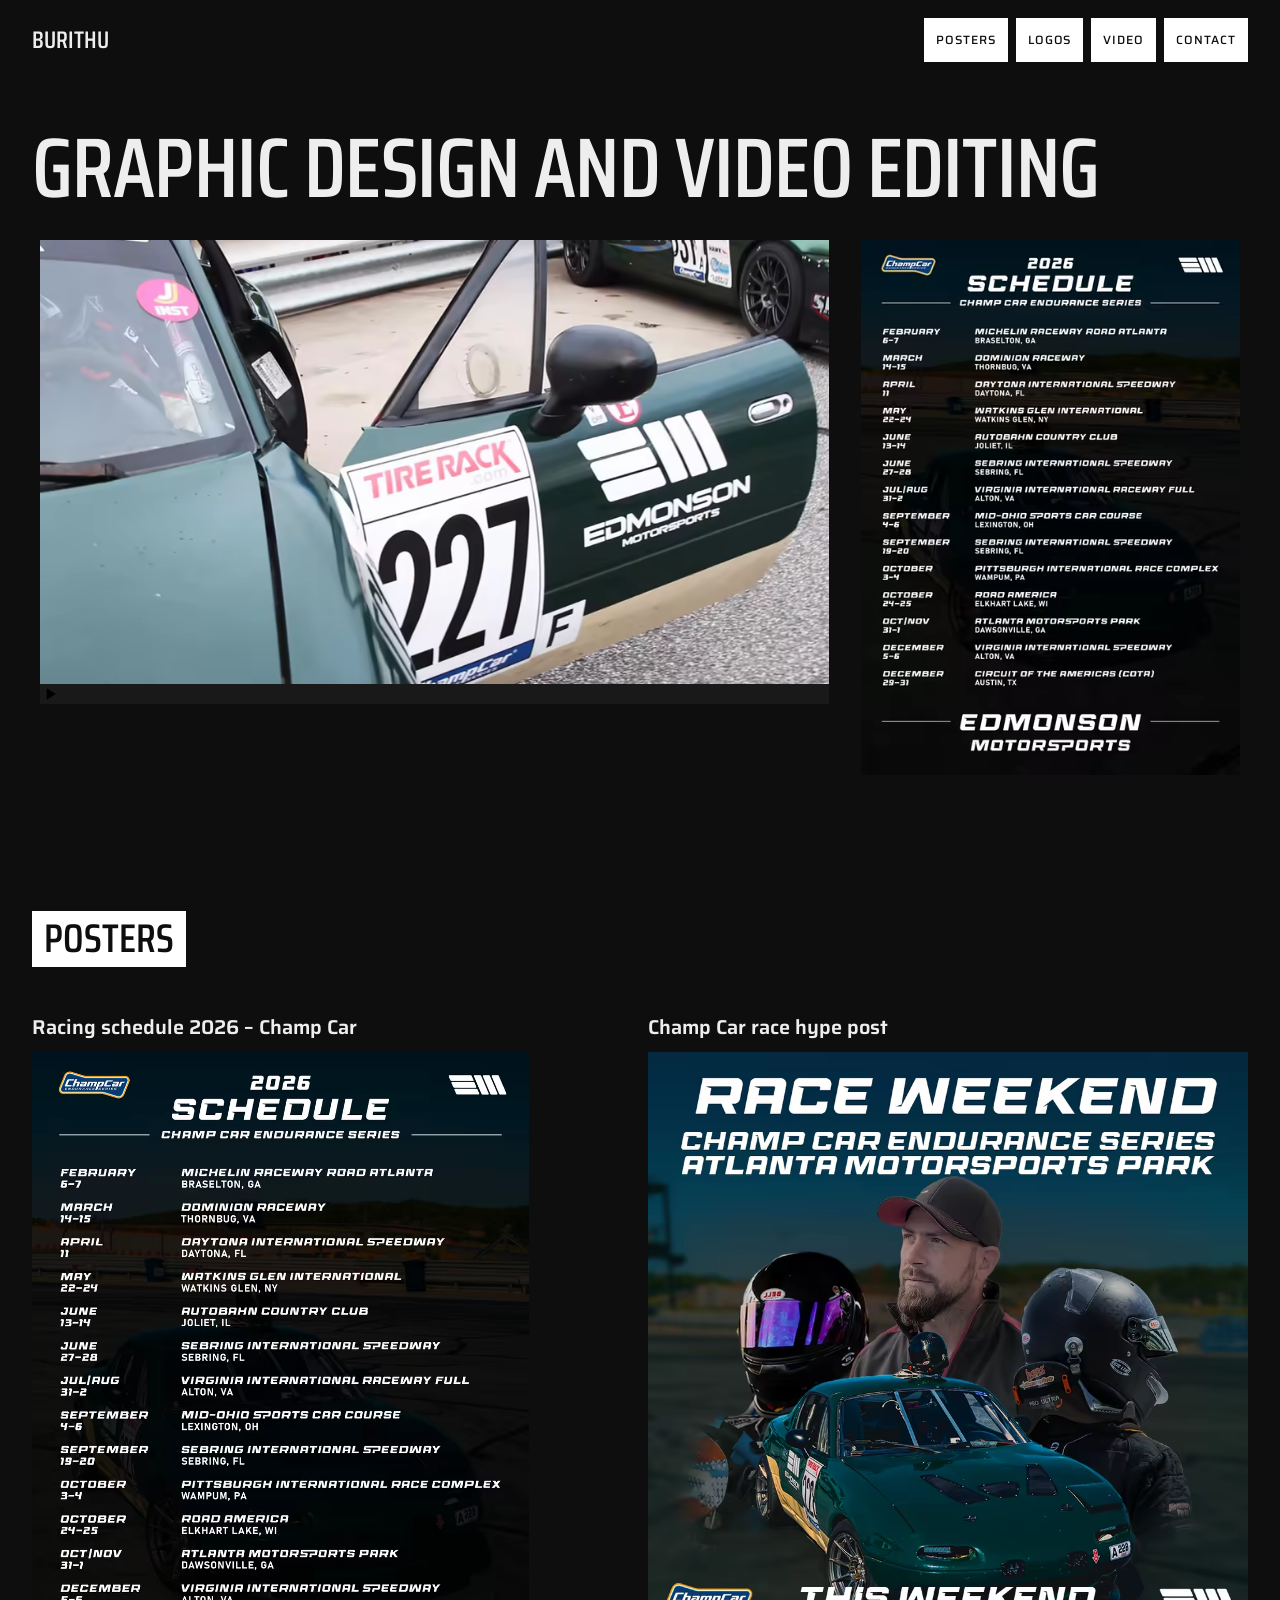
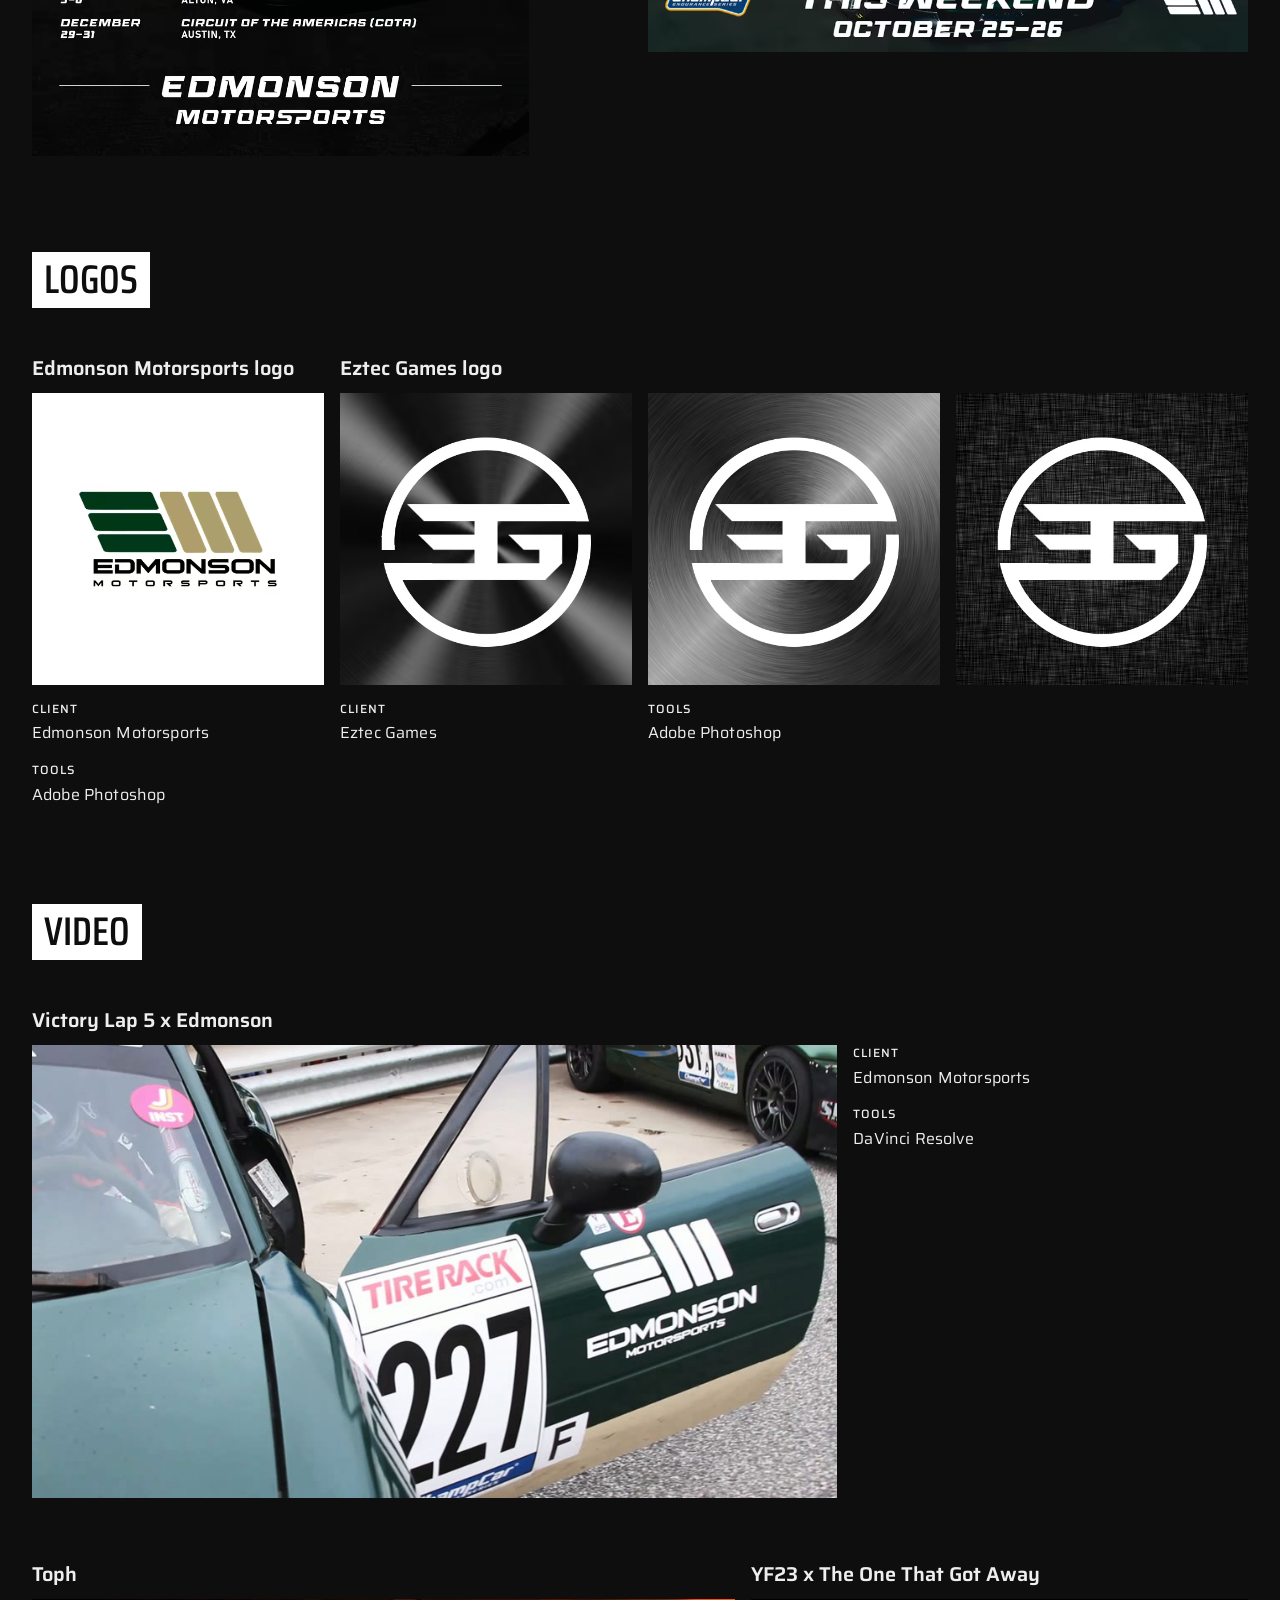
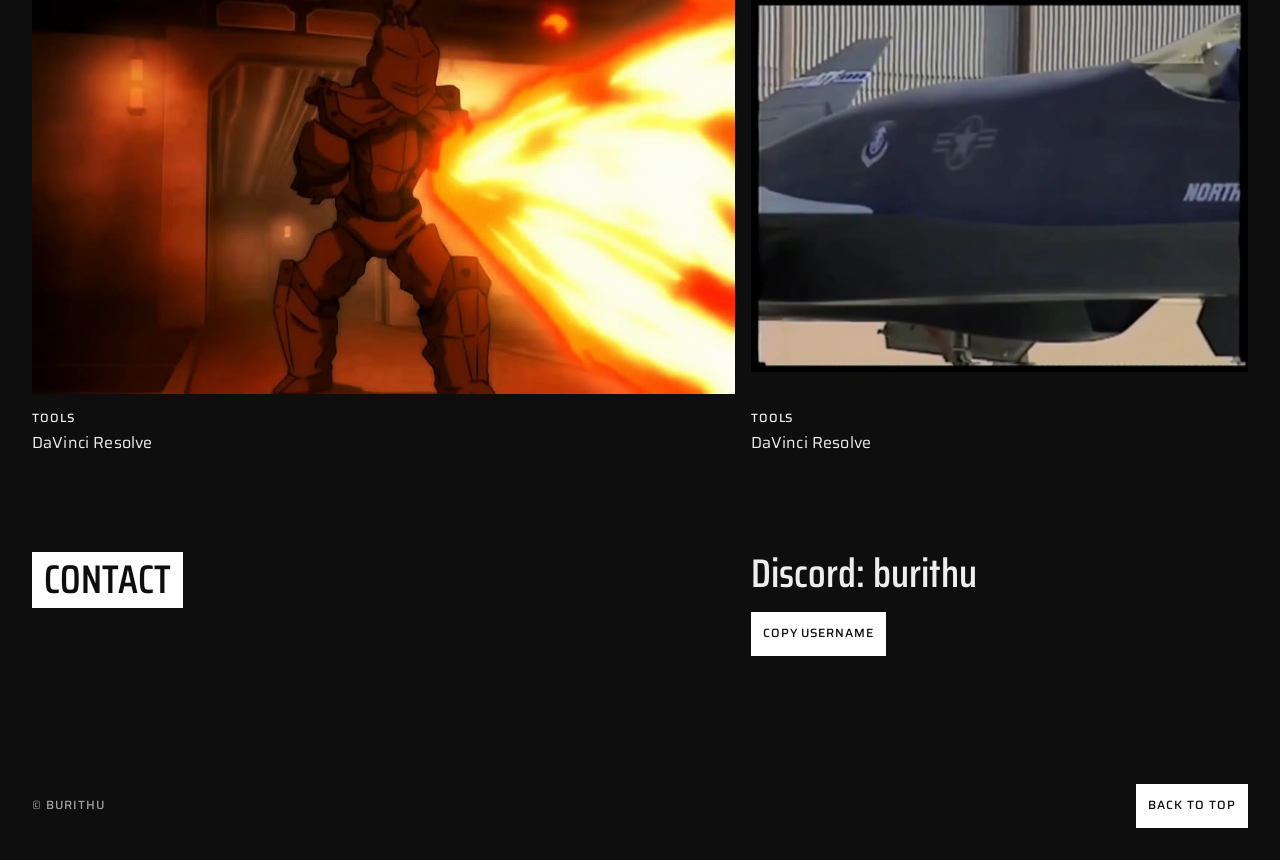
<file: site/index.html>
<!DOCTYPE html>
<!--
IMAGE NAMING SCHEME: img/<id>-<width>.<avif|webp|jpg>
  p1 480/960/1440, p2 480/960/1080, l1 256/512/1024, l5 l6 l7 256/512, v1 v2 v3 poster frames 480/960/1440.
VIDEO FILES (self-hosted): video/v<N>.mp4 (full, with sound, loaded only on "Play with sound"), video/v<N>-loop.mp4 (muted autoplay loop, no audio). v<N>-preview.mp4 is unused.
-->
<html lang="en">
<head>
<meta charset="utf-8">
<meta name="viewport" content="width=device-width, initial-scale=1">
<title>burithu &mdash; Graphic design and video editing</title>
<meta name="description" content="Portfolio of burithu: posters, logos and video edits.">
<link rel="canonical" href="https://burithu.github.io/portfolio/">
<meta property="og:title" content="burithu &mdash; Graphic design and video editing">
<meta property="og:description" content="Portfolio of burithu: posters, logos and video edits.">
<meta property="og:type" content="website">
<meta property="og:url" content="https://burithu.github.io/portfolio/">
<meta property="og:image" content="https://burithu.github.io/portfolio/og.png">
<meta property="og:image:width" content="1200">
<meta property="og:image:height" content="630">
<meta property="og:image:alt" content="burithu. Graphic design and video editing.">
<meta name="twitter:card" content="summary_large_image">
<meta name="twitter:title" content="burithu &mdash; Graphic design and video editing">
<meta name="twitter:description" content="Portfolio of burithu: posters, logos and video edits.">
<meta name="twitter:image" content="https://burithu.github.io/portfolio/og.png">
<meta name="twitter:image:alt" content="burithu. Graphic design and video editing.">
<meta name="theme-color" content="#0E0E0E">
<link rel="icon" href="favicon.svg" type="image/svg+xml">
<link rel="preload" href="fonts/saira-var-latin.woff2" as="font" type="font/woff2" crossorigin>
<link rel="stylesheet" href="styles.css?v=57a87671">
</head>
<body>
<a class="skip" href="#main">Skip to content</a>
<header class="site-header">
<div class="wrap">
<a class="name" href="#top">burithu</a>
<nav aria-label="Sections"><ul>
<li><a href="#posters">Posters</a></li>
<li><a href="#logos">Logos</a></li>
<li><a href="#video">Video</a></li>
<li><a href="#contact">Contact</a></li>
</ul></nav>
</div>
</header>
<main id="main">
<span id="top"></span>
<section class="opening" aria-labelledby="h1">
<div class="wrap grid">
<div class="op-text">
<h1 id="h1"><span class="sr">burithu. </span><span class="h1-role">Graphic design and video editing</span></h1>
</div>
<div class="op-vid"><a class="art-link op-link" href="#v1"><span class="sr">Go to video: Victory Lap 5 x Edmonson</span><div class="mount"><div class="art"><picture><source type="image/avif" srcset="img/v1-480.avif 480w, img/v1-960.avif 960w, img/v1-1440.avif 1440w" sizes="(min-width:1440px) 896px, (min-width:1024px) 63vw, (min-width:768px) 58vw, calc(100vw - 48px)"><source type="image/webp" srcset="img/v1-480.webp 480w, img/v1-960.webp 960w, img/v1-1440.webp 1440w" sizes="(min-width:1440px) 896px, (min-width:1024px) 63vw, (min-width:768px) 58vw, calc(100vw - 48px)"><img src="img/v1-960.jpg" srcset="img/v1-480.jpg 480w, img/v1-960.jpg 960w, img/v1-1440.jpg 1440w" sizes="(min-width:1440px) 896px, (min-width:1024px) 63vw, (min-width:768px) 58vw, calc(100vw - 48px)" width="960" height="540" alt="" loading="eager" decoding="async"></picture><span class="play-key op-play" aria-hidden="true"><svg viewBox="0 0 24 24" focusable="false"><path d="M8 5v14l11-7z"/></svg></span></div></div></a></div>
<div class="op-poster"><a class="art-link op-link" href="#p1"><span class="sr">Go to poster: Racing schedule 2026 – Champ Car</span><div class="mount"><div class="art"><picture><source type="image/avif" srcset="img/p1-480.avif 480w, img/p1-960.avif 960w, img/p1-1440.avif 1440w" sizes="(min-width:1440px) 432px, (min-width:1024px) 27vw, (min-width:768px) 31vw, 66vw"><source type="image/webp" srcset="img/p1-480.webp 480w, img/p1-960.webp 960w, img/p1-1440.webp 1440w" sizes="(min-width:1440px) 432px, (min-width:1024px) 27vw, (min-width:768px) 31vw, 66vw"><img src="img/p1-960.jpg" srcset="img/p1-480.jpg 480w, img/p1-960.jpg 960w, img/p1-1440.jpg 1440w" sizes="(min-width:1440px) 432px, (min-width:1024px) 27vw, (min-width:768px) 31vw, 66vw" width="960" height="1358" alt="" loading="eager" fetchpriority="high" decoding="async"></picture></div></div></a></div>
</div>
</section>

<section id="posters" class="sec" aria-labelledby="posters-h">
<div class="bar"><div class="wrap"><h2 id="posters-h">Posters</h2></div></div>
<div class="wrap grid posters-grid">
<article class="piece poster p-1" id="p1">
<div class="title-block"><h3>Racing schedule 2026 – Champ Car</h3></div>
<div class="frame"><a class="art-link" href="img/p1-1440.jpg"><span class="sr">View full size: Racing schedule 2026 – Champ Car</span><div class="art"><picture><source type="image/avif" srcset="img/p1-480.avif 480w, img/p1-960.avif 960w, img/p1-1440.avif 1440w" sizes="(min-width:1440px) 564px, (min-width:1024px) 38vw, (min-width:768px) 47vw, 92vw"><source type="image/webp" srcset="img/p1-480.webp 480w, img/p1-960.webp 960w, img/p1-1440.webp 1440w" sizes="(min-width:1440px) 564px, (min-width:1024px) 38vw, (min-width:768px) 47vw, 92vw"><img src="img/p1-960.jpg" srcset="img/p1-480.jpg 480w, img/p1-960.jpg 960w, img/p1-1440.jpg 1440w" sizes="(min-width:1440px) 564px, (min-width:1024px) 38vw, (min-width:768px) 47vw, 92vw" width="960" height="1358" alt="Dark poster listing fourteen race dates and circuits, with the Edmonson Motorsports wordmark at the bottom" loading="lazy" decoding="async"></picture></div><span class="view-label" aria-hidden="true">View full size</span></a><dl class="fields"><div><dt>Client</dt><dd>Edmonson Motorsports</dd></div><div><dt>Tools</dt><dd>Adobe Photoshop</dd></div></dl></div>
</article>
<article class="piece poster p-2" id="p2">
<div class="title-block"><h3>Champ Car race hype post</h3></div>
<div class="frame"><a class="art-link" href="img/p2-1080.jpg"><span class="sr">View full size: Champ Car race hype post</span><div class="art"><picture><source type="image/avif" srcset="img/p2-480.avif 480w, img/p2-960.avif 960w, img/p2-1080.avif 1080w" sizes="(min-width:1440px) 680px, (min-width:1024px) 46vw, (min-width:768px) 47vw, 92vw"><source type="image/webp" srcset="img/p2-480.webp 480w, img/p2-960.webp 960w, img/p2-1080.webp 1080w" sizes="(min-width:1440px) 680px, (min-width:1024px) 46vw, (min-width:768px) 47vw, 92vw"><img src="img/p2-960.jpg" srcset="img/p2-480.jpg 480w, img/p2-960.jpg 960w, img/p2-1080.jpg 1080w" sizes="(min-width:1440px) 680px, (min-width:1024px) 46vw, (min-width:768px) 47vw, 92vw" width="960" height="960" alt="Driver in a cap between two helmeted figures behind a green sports car, headline Race Weekend" loading="lazy" decoding="async"></picture></div><span class="view-label" aria-hidden="true">View full size</span></a><dl class="fields"><div><dt>Client</dt><dd>Edmonson Motorsports</dd></div><div><dt>Tools</dt><dd>Adobe Photoshop</dd></div></dl></div>
</article>
</div>
</section>

<section id="logos" class="sec logos" aria-labelledby="logos-h">
<div class="wrap">
<h2 id="logos-h">Logos</h2>
<div class="logos-list">
<article class="piece logo l-edm" id="l-edmonson">
<div class="title-block"><h3>Edmonson Motorsports logo</h3></div>
<div class="frame"><div class="set set-1"><a class="art-link" href="img/l1-1024.jpg"><span class="sr">View full size: Edmonson Motorsports logo</span><div class="art"><picture><source type="image/avif" srcset="img/l1-256.avif 256w, img/l1-512.avif 512w, img/l1-1024.avif 1024w" sizes="(min-width:1440px) 332px, (min-width:768px) 23vw, 66vw"><source type="image/webp" srcset="img/l1-256.webp 256w, img/l1-512.webp 512w, img/l1-1024.webp 1024w" sizes="(min-width:1440px) 332px, (min-width:768px) 23vw, 66vw"><img src="img/l1-512.jpg" srcset="img/l1-256.jpg 256w, img/l1-512.jpg 512w, img/l1-1024.jpg 1024w" sizes="(min-width:1440px) 332px, (min-width:768px) 23vw, 66vw" width="512" height="512" alt="Green and gold slanted bars above the EDMONSON MOTORSPORTS wordmark on white" loading="lazy" decoding="async"></picture></div><span class="view-label" aria-hidden="true">View full size</span></a></div></div>
<dl class="fields"><div><dt>Client</dt><dd>Edmonson Motorsports</dd></div><div><dt>Tools</dt><dd>Adobe Photoshop</dd></div></dl>
</article>
<article class="piece logo l-ezt" id="l-eztec">
<div class="title-block"><h3>Eztec Games logo</h3></div>
<div class="frame"><div class="set set-3"><a class="art-link" href="img/l5-512.jpg"><span class="sr">View full size: Eztec Games logo</span><div class="art"><picture><source type="image/avif" srcset="img/l5-256.avif 256w, img/l5-512.avif 512w" sizes="(min-width:1440px) 332px, (min-width:768px) 23vw, 28vw"><source type="image/webp" srcset="img/l5-256.webp 256w, img/l5-512.webp 512w" sizes="(min-width:1440px) 332px, (min-width:768px) 23vw, 28vw"><img src="img/l5-512.jpg" srcset="img/l5-256.jpg 256w, img/l5-512.jpg 512w" sizes="(min-width:1440px) 332px, (min-width:768px) 23vw, 28vw" width="512" height="512" alt="White ring around a monogram on a black brushed-metal background" loading="lazy" decoding="async"></picture></div><span class="view-label" aria-hidden="true">View full size</span></a><a class="art-link" href="img/l6-512.jpg"><span class="sr">View full size: Eztec Games logo</span><div class="art"><picture><source type="image/avif" srcset="img/l6-256.avif 256w, img/l6-512.avif 512w" sizes="(min-width:1440px) 332px, (min-width:768px) 23vw, 28vw"><source type="image/webp" srcset="img/l6-256.webp 256w, img/l6-512.webp 512w" sizes="(min-width:1440px) 332px, (min-width:768px) 23vw, 28vw"><img src="img/l6-512.jpg" srcset="img/l6-256.jpg 256w, img/l6-512.jpg 512w" sizes="(min-width:1440px) 332px, (min-width:768px) 23vw, 28vw" width="512" height="512" alt="White ring around a monogram on a grey brushed-metal background" loading="lazy" decoding="async"></picture></div><span class="view-label" aria-hidden="true">View full size</span></a><a class="art-link" href="img/l7-512.jpg"><span class="sr">View full size: Eztec Games logo</span><div class="art"><picture><source type="image/avif" srcset="img/l7-256.avif 256w, img/l7-512.avif 512w" sizes="(min-width:1440px) 332px, (min-width:768px) 23vw, 28vw"><source type="image/webp" srcset="img/l7-256.webp 256w, img/l7-512.webp 512w" sizes="(min-width:1440px) 332px, (min-width:768px) 23vw, 28vw"><img src="img/l7-512.jpg" srcset="img/l7-256.jpg 256w, img/l7-512.jpg 512w" sizes="(min-width:1440px) 332px, (min-width:768px) 23vw, 28vw" width="512" height="512" alt="White ring around a monogram on a dark scribbled-line background" loading="lazy" decoding="async"></picture></div><span class="view-label" aria-hidden="true">View full size</span></a></div></div>
<dl class="fields"><div><dt>Client</dt><dd>Eztec Games</dd></div><div><dt>Tools</dt><dd>Adobe Photoshop</dd></div></dl>
</article>
</div>
</div>
</section>

<section id="video" class="sec" aria-labelledby="video-h">
<div class="bar"><div class="wrap"><h2 id="video-h">Video</h2></div></div>
<div class="wrap video-body">
<article class="piece vid vid-split" id="v1">
<div class="title-block"><h3>Victory Lap 5 x Edmonson</h3></div>
<div class="media r-169"><video muted loop playsinline autoplay preload="metadata" poster="img/v1-960.jpg" aria-label="Victory Lap 5 x Edmonson, muted preview"><source src="video/v1-loop.mp4" type="video/mp4"></video><div class="vctl" role="group" aria-label="Controls: Victory Lap 5 x Edmonson" hidden><span class="vctl-key" aria-hidden="true"><svg viewBox="0 0 24 24" focusable="false"><path d="M8 5v14l11-7z"/></svg></span><button type="button" class="v-sound">Play with sound<span class="sr">: Victory Lap 5 x Edmonson</span></button><button type="button" class="v-pause"><span class="sr">Victory Lap 5 x Edmonson: </span><span class="v-pause-t">Pause</span></button></div><noscript><a class="ns-link" href="video/v1.mp4">Play with sound: Victory Lap 5 x Edmonson</a></noscript></div>
<dl class="fields"><div><dt>Client</dt><dd>Edmonson Motorsports</dd></div><div><dt>Tools</dt><dd>DaVinci Resolve</dd></div></dl>
</article>
<div class="vid-row">
<article class="piece vid vid-a" id="v2">
<div class="title-block"><h3>Toph</h3></div>
<div class="media r-169"><video muted loop playsinline autoplay preload="metadata" poster="img/v2-960.jpg" aria-label="Toph, muted preview"><source src="video/v2-loop.mp4" type="video/mp4"></video><div class="vctl" role="group" aria-label="Controls: Toph" hidden><span class="vctl-key" aria-hidden="true"><svg viewBox="0 0 24 24" focusable="false"><path d="M8 5v14l11-7z"/></svg></span><button type="button" class="v-sound">Play with sound<span class="sr">: Toph</span></button><button type="button" class="v-pause"><span class="sr">Toph: </span><span class="v-pause-t">Pause</span></button></div><noscript><a class="ns-link" href="video/v2.mp4">Play with sound: Toph</a></noscript></div>
<dl class="fields"><div><dt>Tools</dt><dd>DaVinci Resolve</dd></div></dl>
</article>
<article class="piece vid vid-b" id="v3">
<div class="title-block"><h3>YF23 x The One That Got Away</h3></div>
<div class="media r-43"><video muted loop playsinline autoplay preload="metadata" poster="img/v3-960.jpg" aria-label="YF23 x The One That Got Away, muted preview"><source src="video/v3-loop.mp4" type="video/mp4"></video><div class="vctl" role="group" aria-label="Controls: YF23 x The One That Got Away" hidden><span class="vctl-key" aria-hidden="true"><svg viewBox="0 0 24 24" focusable="false"><path d="M8 5v14l11-7z"/></svg></span><button type="button" class="v-sound">Play with sound<span class="sr">: YF23 x The One That Got Away</span></button><button type="button" class="v-pause"><span class="sr">YF23 x The One That Got Away: </span><span class="v-pause-t">Pause</span></button></div><noscript><a class="ns-link" href="video/v3.mp4">Play with sound: YF23 x The One That Got Away</a></noscript></div>
<dl class="fields"><div><dt>Tools</dt><dd>DaVinci Resolve</dd></div></dl>
</article>
</div>
</div>
</section>

<section id="contact" class="sec contact" aria-labelledby="contact-h">
<div class="wrap grid">
<div class="contact-about">
<h2 id="contact-h">Contact</h2>
</div>
<div class="contact-links">
<p class="discord"><span class="discord-text">Discord: burithu</span></p>
<p class="copy-row"><button type="button" class="copy" data-copy="burithu" hidden>Copy username</button><span class="copy-status label" id="copy-status" role="status" aria-live="polite"></span></p>
</div>
</div>
</section>
</main>
<footer class="site-footer">
<div class="wrap foot">
<p class="label muted">&copy; burithu</p>
<a class="to-top label" href="#top">Back to top</a>
</div>
</footer>
<script src="script.js?v=a3b31b36" defer></script>
</body>
</html>
</file>
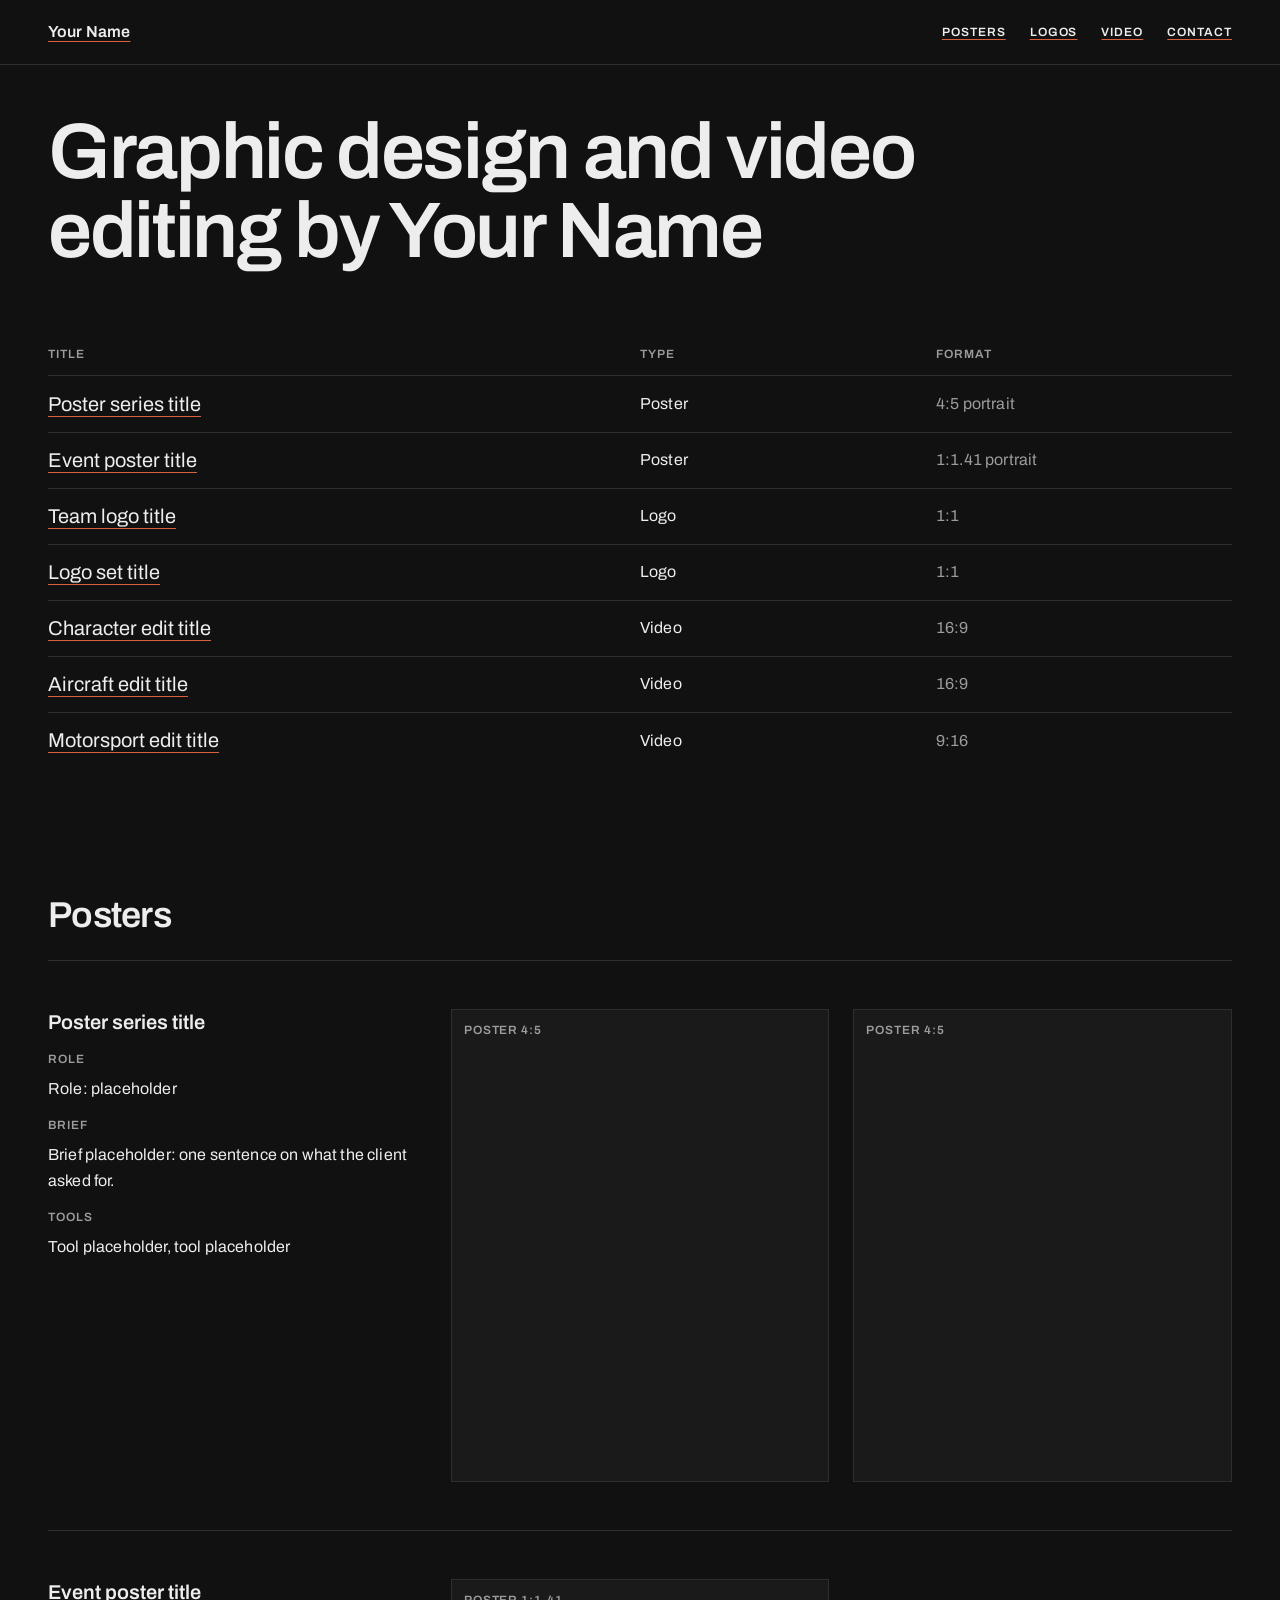
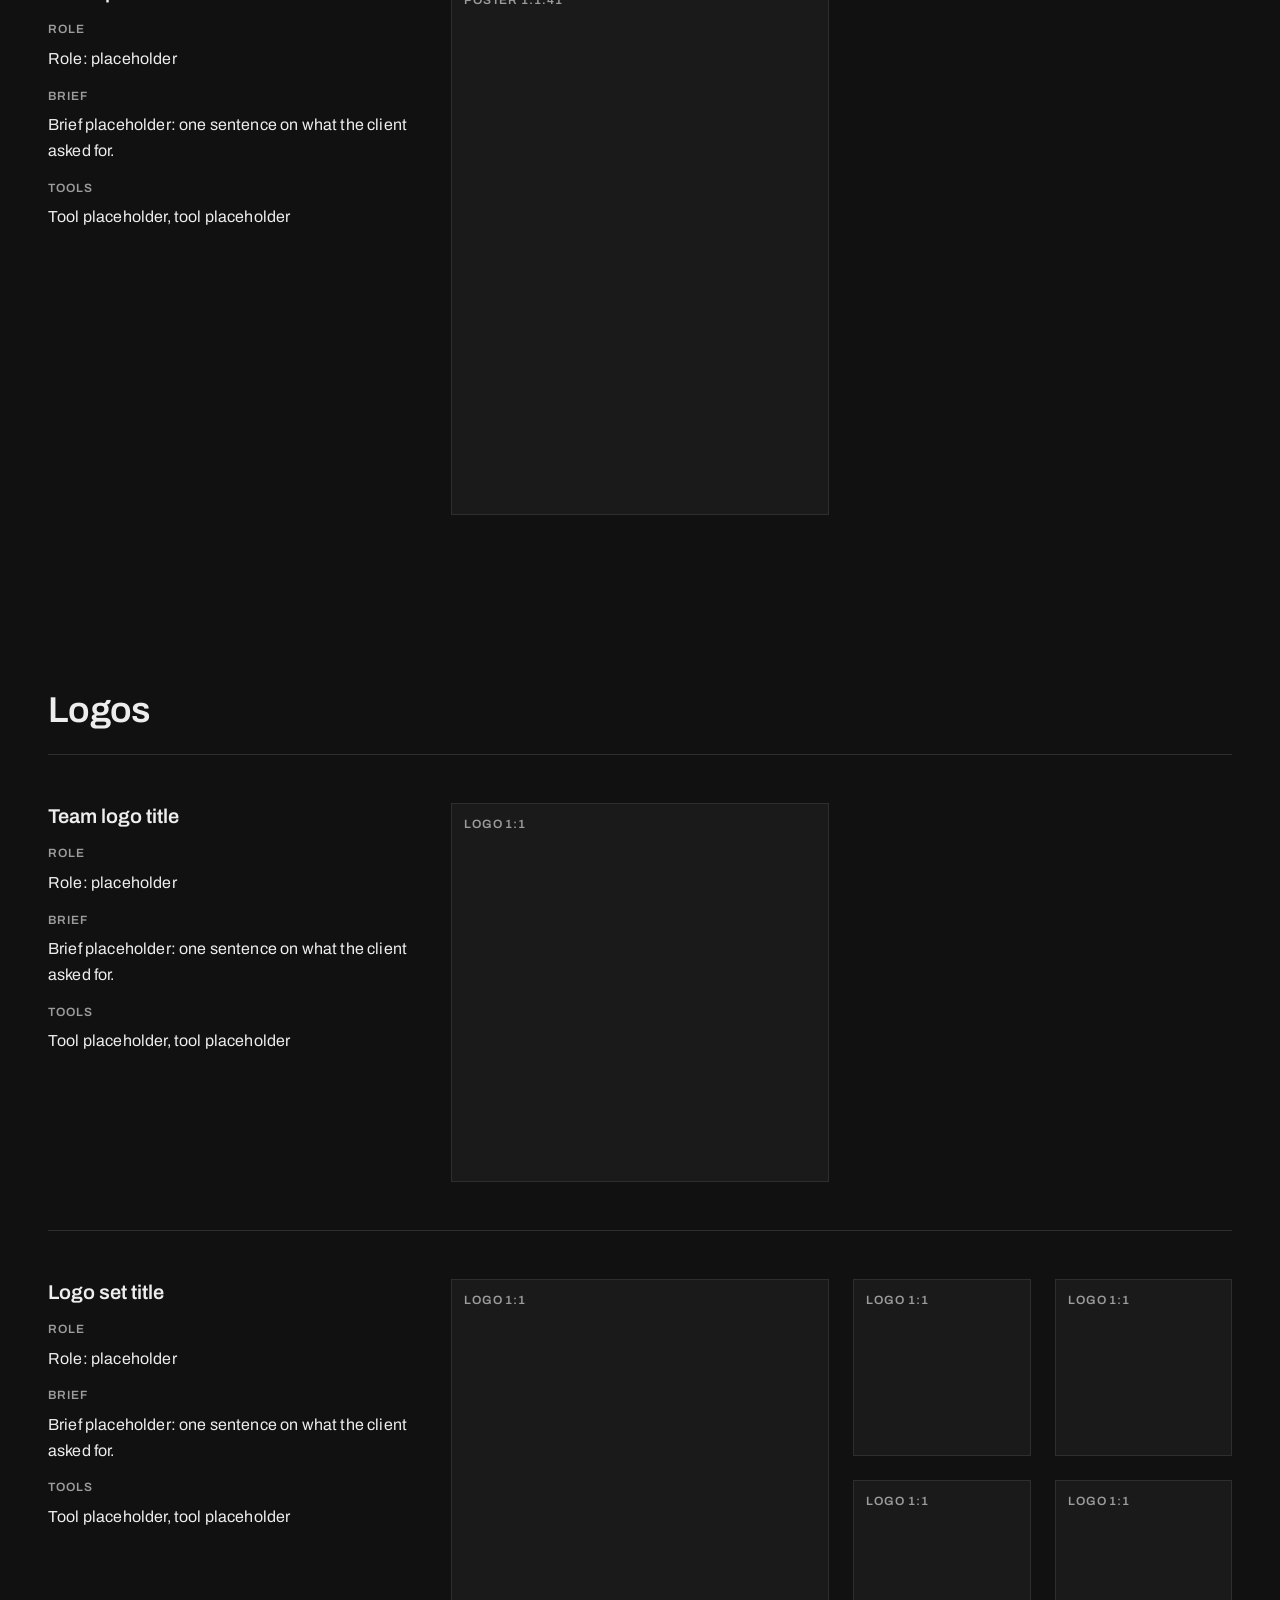
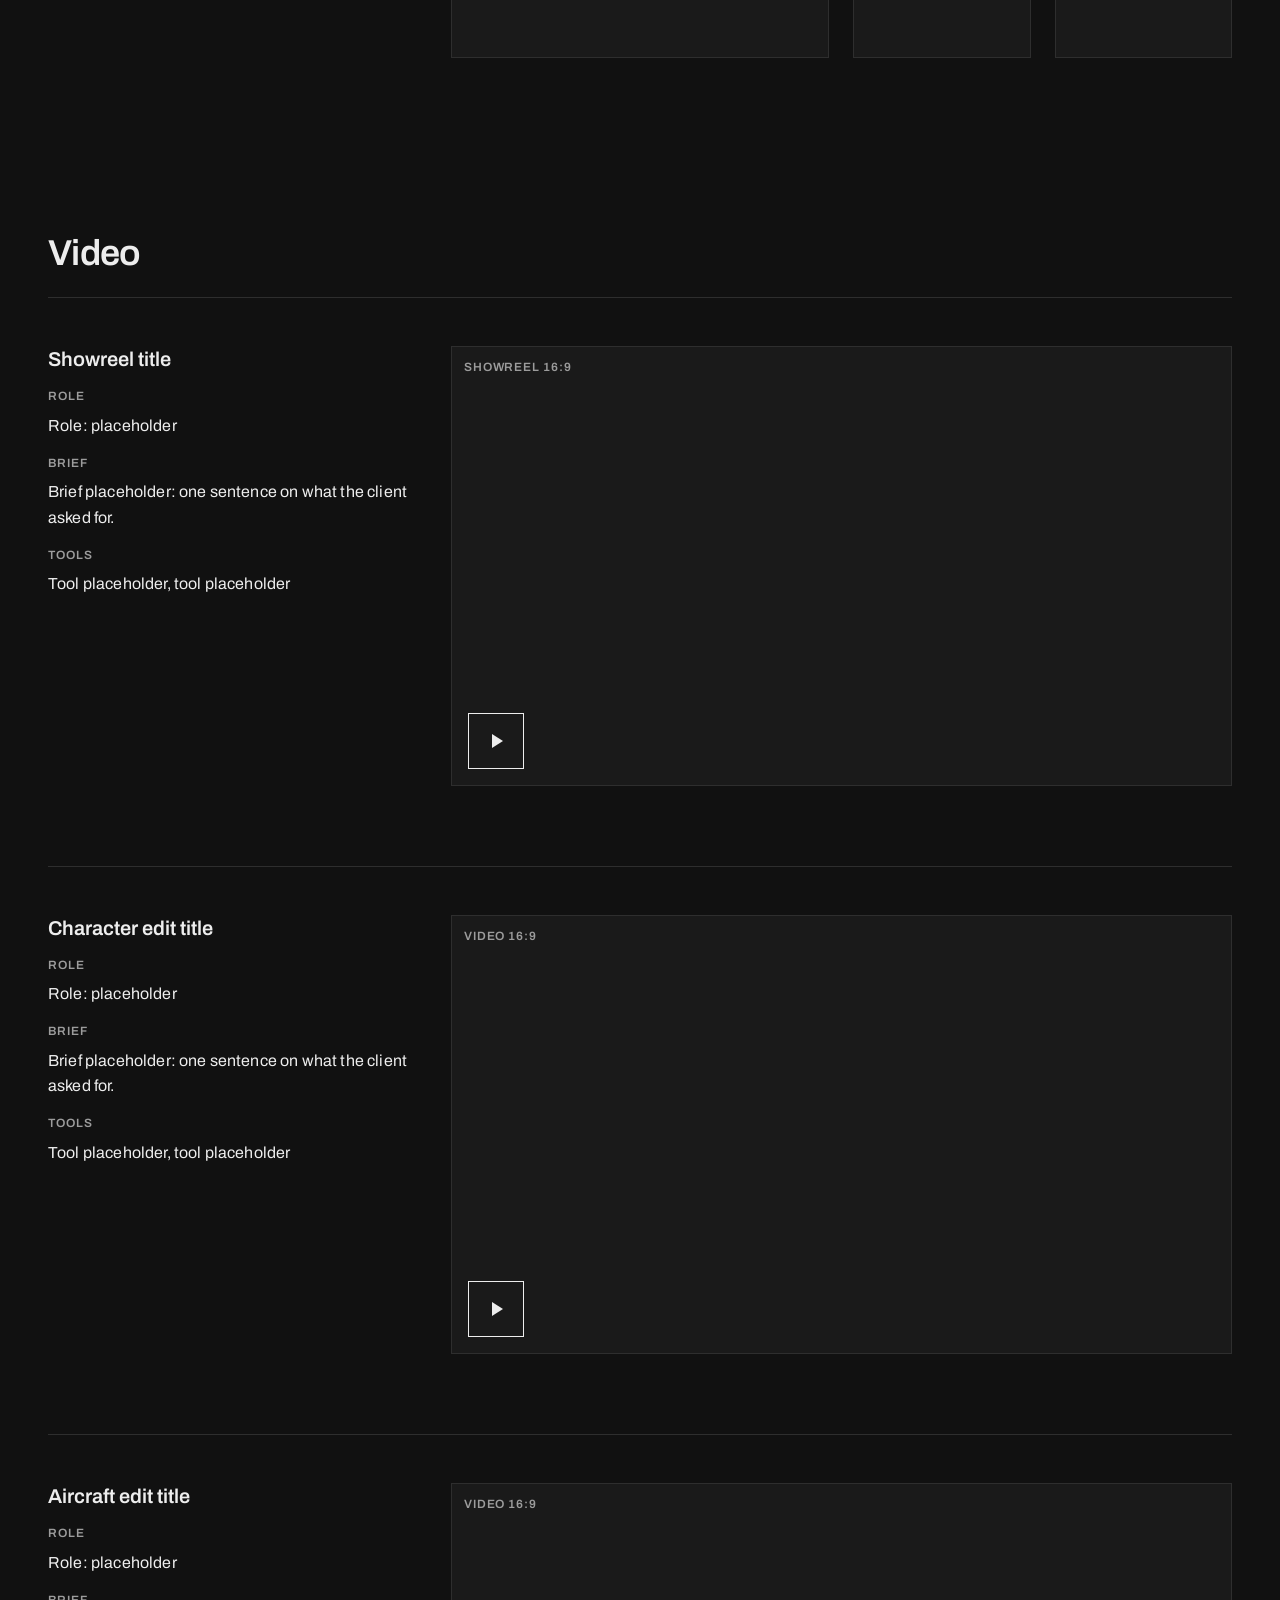
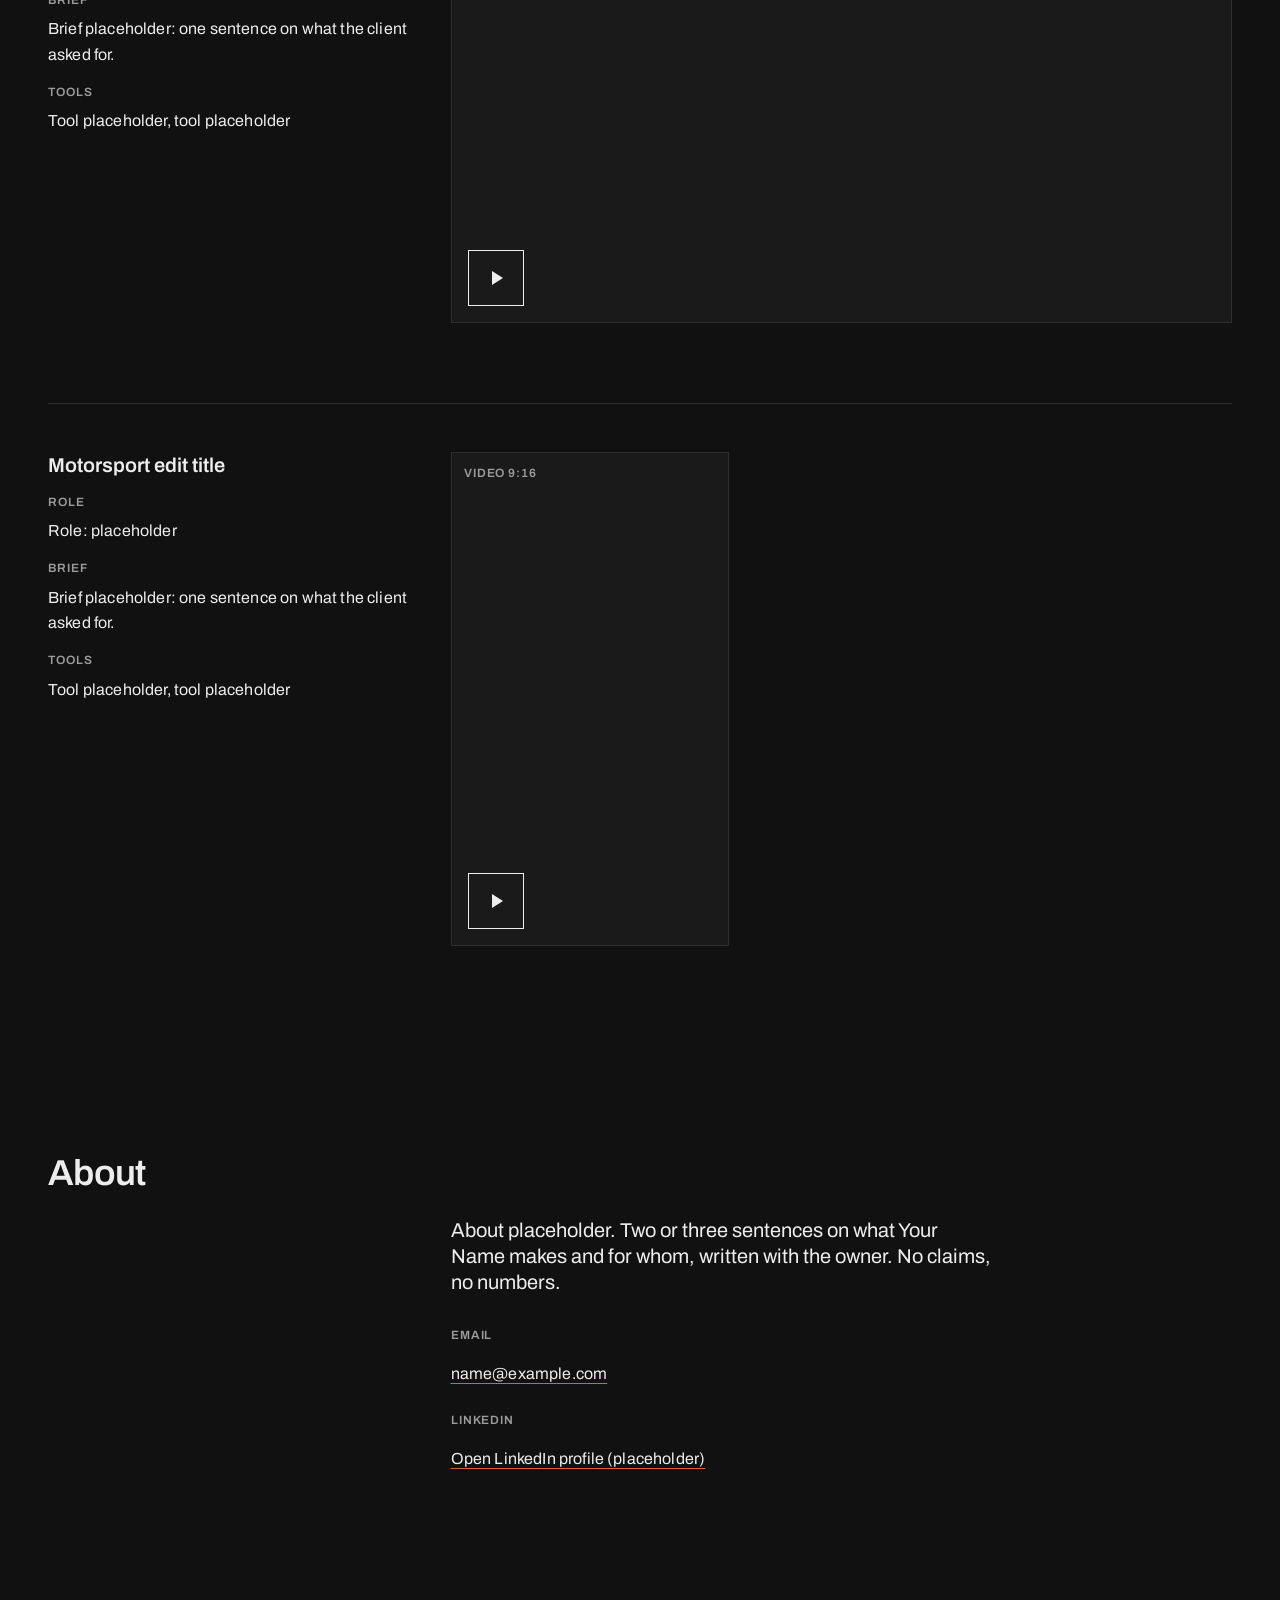
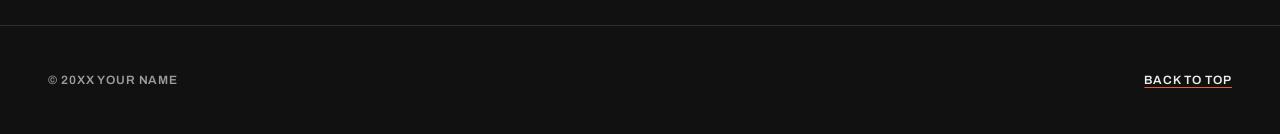
<file: demos/a/index.html>
<!DOCTYPE html>
<html lang="en">
<head>
<meta charset="utf-8">
<meta name="viewport" content="width=device-width, initial-scale=1">
<title>Your Name: graphic design and video editing (Demo A)</title>
<meta name="description" content="Graphic design and video editing by Your Name.">
<link rel="preconnect" href="https://fonts.googleapis.com">
<link rel="preconnect" href="https://fonts.gstatic.com" crossorigin>
<link rel="stylesheet" href="https://fonts.googleapis.com/css2?family=Archivo:wght@400;600&display=swap">
<link rel="stylesheet" href="styles.css">
</head>
<body>
<header class="site-header">
  <div class="container grid">
    <a class="brand" href="#top">Your Name</a>
    <nav class="nav" aria-label="Sections">
      <ul>
        <li><a href="#posters">Posters</a></li>
        <li><a href="#logos">Logos</a></li>
        <li><a href="#video">Video</a></li>
        <li><a href="#contact">Contact</a></li>
      </ul>
    </nav>
  </div>
</header>
<main id="top">
  <div class="opening">
    <div class="container grid">
      <h1>Graphic design and video editing by Your Name</h1>
      <table class="index">
        <caption class="vh">Index of work</caption>
        <thead>
          <tr><th class="c-title" scope="col">Title</th><th class="c-type" scope="col">Type</th><th class="c-format" scope="col">Format</th></tr>
        </thead>
        <tbody>
          <tr><td class="c-title"><a href="#poster-series">Poster series title</a></td><td class="c-type">Poster</td><td class="c-format">4:5 portrait</td></tr>
          <tr><td class="c-title"><a href="#poster-event">Event poster title</a></td><td class="c-type">Poster</td><td class="c-format">1:1.41 portrait</td></tr>
          <tr><td class="c-title"><a href="#logo-team">Team logo title</a></td><td class="c-type">Logo</td><td class="c-format">1:1</td></tr>
          <tr><td class="c-title"><a href="#logo-set">Logo set title</a></td><td class="c-type">Logo</td><td class="c-format">1:1</td></tr>
          <tr><td class="c-title"><a href="#video-character">Character edit title</a></td><td class="c-type">Video</td><td class="c-format">16:9</td></tr>
          <tr><td class="c-title"><a href="#video-aircraft">Aircraft edit title</a></td><td class="c-type">Video</td><td class="c-format">16:9</td></tr>
          <tr><td class="c-title"><a href="#video-motorsport">Motorsport edit title</a></td><td class="c-type">Video</td><td class="c-format">9:16</td></tr>
        </tbody>
      </table>
    </div>
  </div>
    <section class="section" id="posters" aria-labelledby="posters-h">
      <div class="container">
        <div class="grid"><h2 id="posters-h">Posters</h2></div>
      <article class="piece grid" id="poster-series" aria-labelledby="poster-series-h">
        <div class="meta">
          <h3 id="poster-series-h">Poster series title</h3>
          <dl>
            <div><dt>Role</dt><dd>Role: placeholder</dd></div>
            <div><dt>Brief</dt><dd>Brief placeholder: one sentence on what the client asked for.</dd></div>
            <div><dt>Tools</dt><dd>Tool placeholder, tool placeholder</dd></div>
          </dl>
        </div>
        <figure class="media">
          <div class="ph r-4x5 half" role="img" aria-label="Placeholder: poster, 4:5 portrait"><span class="ph-label" aria-hidden="true">POSTER 4:5</span></div>
          <div class="ph r-4x5 half" role="img" aria-label="Placeholder: poster, 4:5 portrait"><span class="ph-label" aria-hidden="true">POSTER 4:5</span></div>
        </figure>
      </article>
      <article class="piece grid" id="poster-event" aria-labelledby="poster-event-h">
        <div class="meta">
          <h3 id="poster-event-h">Event poster title</h3>
          <dl>
            <div><dt>Role</dt><dd>Role: placeholder</dd></div>
            <div><dt>Brief</dt><dd>Brief placeholder: one sentence on what the client asked for.</dd></div>
            <div><dt>Tools</dt><dd>Tool placeholder, tool placeholder</dd></div>
          </dl>
        </div>
        <figure class="media">
          <div class="ph r-a half" role="img" aria-label="Placeholder: poster, 1:1.41 portrait"><span class="ph-label" aria-hidden="true">POSTER 1:1.41</span></div>
        </figure>
      </article>
      </div>
    </section>
    <section class="section" id="logos" aria-labelledby="logos-h">
      <div class="container">
        <div class="grid"><h2 id="logos-h">Logos</h2></div>
      <article class="piece grid" id="logo-team" aria-labelledby="logo-team-h">
        <div class="meta">
          <h3 id="logo-team-h">Team logo title</h3>
          <dl>
            <div><dt>Role</dt><dd>Role: placeholder</dd></div>
            <div><dt>Brief</dt><dd>Brief placeholder: one sentence on what the client asked for.</dd></div>
            <div><dt>Tools</dt><dd>Tool placeholder, tool placeholder</dd></div>
          </dl>
        </div>
        <figure class="media">
          <div class="ph r-1x1 half" role="img" aria-label="Placeholder: logo, 1:1 square"><span class="ph-label" aria-hidden="true">LOGO 1:1</span></div>
        </figure>
      </article>
      <article class="piece grid" id="logo-set" aria-labelledby="logo-set-h">
        <div class="meta">
          <h3 id="logo-set-h">Logo set title</h3>
          <dl>
            <div><dt>Role</dt><dd>Role: placeholder</dd></div>
            <div><dt>Brief</dt><dd>Brief placeholder: one sentence on what the client asked for.</dd></div>
            <div><dt>Tools</dt><dd>Tool placeholder, tool placeholder</dd></div>
          </dl>
        </div>
        <figure class="media">
          <div class="ph r-1x1 large" role="img" aria-label="Placeholder: logo, 1:1 square"><span class="ph-label" aria-hidden="true">LOGO 1:1</span></div>
          <div class="set-small">
            <div class="ph r-1x1" role="img" aria-label="Placeholder: logo, 1:1 square"><span class="ph-label" aria-hidden="true">LOGO 1:1</span></div>
            <div class="ph r-1x1" role="img" aria-label="Placeholder: logo, 1:1 square"><span class="ph-label" aria-hidden="true">LOGO 1:1</span></div>
            <div class="ph r-1x1" role="img" aria-label="Placeholder: logo, 1:1 square"><span class="ph-label" aria-hidden="true">LOGO 1:1</span></div>
            <div class="ph r-1x1" role="img" aria-label="Placeholder: logo, 1:1 square"><span class="ph-label" aria-hidden="true">LOGO 1:1</span></div>
          </div>
        </figure>
      </article>
      </div>
    </section>
    <section class="section" id="video" aria-labelledby="video-h">
      <div class="container">
        <div class="grid"><h2 id="video-h">Video</h2></div>
      <!-- optional: showreel -->
      <article class="piece grid" id="video-showreel" aria-labelledby="video-showreel-h">
        <div class="meta">
          <h3 id="video-showreel-h">Showreel title</h3>
          <dl>
            <div><dt>Role</dt><dd>Role: placeholder</dd></div>
            <div><dt>Brief</dt><dd>Brief placeholder: one sentence on what the client asked for.</dd></div>
            <div><dt>Tools</dt><dd>Tool placeholder, tool placeholder</dd></div>
          </dl>
        </div>
        <figure class="media">
          <button type="button" class="facade r-16x9" data-status="st-reel" aria-label="Play video: Showreel title (placeholder)"><span class="ph-label" aria-hidden="true">SHOWREEL 16:9</span><span class="play"><svg viewBox="0 0 24 24" aria-hidden="true"><path d="M8 5v14l11-7z"/></svg></span></button>
          <p class="facade-status" id="st-reel" role="status"></p>
        </figure>
      </article>
      <!-- /optional -->
      <article class="piece grid" id="video-character" aria-labelledby="video-character-h">
        <div class="meta">
          <h3 id="video-character-h">Character edit title</h3>
          <dl>
            <div><dt>Role</dt><dd>Role: placeholder</dd></div>
            <div><dt>Brief</dt><dd>Brief placeholder: one sentence on what the client asked for.</dd></div>
            <div><dt>Tools</dt><dd>Tool placeholder, tool placeholder</dd></div>
          </dl>
        </div>
        <figure class="media">
          <button type="button" class="facade r-16x9" data-status="st-char" aria-label="Play video: Character edit title (placeholder)"><span class="ph-label" aria-hidden="true">VIDEO 16:9</span><span class="play"><svg viewBox="0 0 24 24" aria-hidden="true"><path d="M8 5v14l11-7z"/></svg></span></button>
          <p class="facade-status" id="st-char" role="status"></p>
        </figure>
      </article>
      <article class="piece grid" id="video-aircraft" aria-labelledby="video-aircraft-h">
        <div class="meta">
          <h3 id="video-aircraft-h">Aircraft edit title</h3>
          <dl>
            <div><dt>Role</dt><dd>Role: placeholder</dd></div>
            <div><dt>Brief</dt><dd>Brief placeholder: one sentence on what the client asked for.</dd></div>
            <div><dt>Tools</dt><dd>Tool placeholder, tool placeholder</dd></div>
          </dl>
        </div>
        <figure class="media">
          <button type="button" class="facade r-16x9" data-status="st-air" aria-label="Play video: Aircraft edit title (placeholder)"><span class="ph-label" aria-hidden="true">VIDEO 16:9</span><span class="play"><svg viewBox="0 0 24 24" aria-hidden="true"><path d="M8 5v14l11-7z"/></svg></span></button>
          <p class="facade-status" id="st-air" role="status"></p>
        </figure>
      </article>
      <article class="piece grid" id="video-motorsport" aria-labelledby="video-motorsport-h">
        <div class="meta">
          <h3 id="video-motorsport-h">Motorsport edit title</h3>
          <dl>
            <div><dt>Role</dt><dd>Role: placeholder</dd></div>
            <div><dt>Brief</dt><dd>Brief placeholder: one sentence on what the client asked for.</dd></div>
            <div><dt>Tools</dt><dd>Tool placeholder, tool placeholder</dd></div>
          </dl>
        </div>
        <figure class="media">
          <button type="button" class="facade r-9x16" data-status="st-moto" aria-label="Play video: Motorsport edit title (placeholder)"><span class="ph-label" aria-hidden="true">VIDEO 9:16</span><span class="play"><svg viewBox="0 0 24 24" aria-hidden="true"><path d="M8 5v14l11-7z"/></svg></span></button>
          <p class="facade-status" id="st-moto" role="status"></p>
        </figure>
      </article>
      </div>
    </section>
    <section class="section contact" id="contact" aria-labelledby="contact-h">
      <div class="container">
        <div class="grid">
          <h2 id="contact-h">About</h2>
          <div class="contact-body">
            <p class="about">About placeholder. Two or three sentences on what Your Name makes and for whom, written with the owner. No claims, no numbers.</p>
            <dl>
              <div><dt>Email</dt><dd><a href="mailto:name@example.com">name@example.com</a></dd></div>
              <div><dt>LinkedIn</dt><dd><a href="#">Open LinkedIn profile (placeholder)</a></dd></div>
            </dl>
          </div>
        </div>
      </div>
    </section>
</main>
<footer class="site-footer">
  <div class="container">
    <p>© 20XX Your Name</p>
    <a href="#top">Back to top</a>
  </div>
</footer>
<script>
document.querySelectorAll('button.facade').forEach(function (b) {
  b.addEventListener('click', function () {
    document.getElementById(b.dataset.status).textContent = 'Demo only: the video player loads here on the live site.';
  });
});
</script>
</body>
</html>
</file>
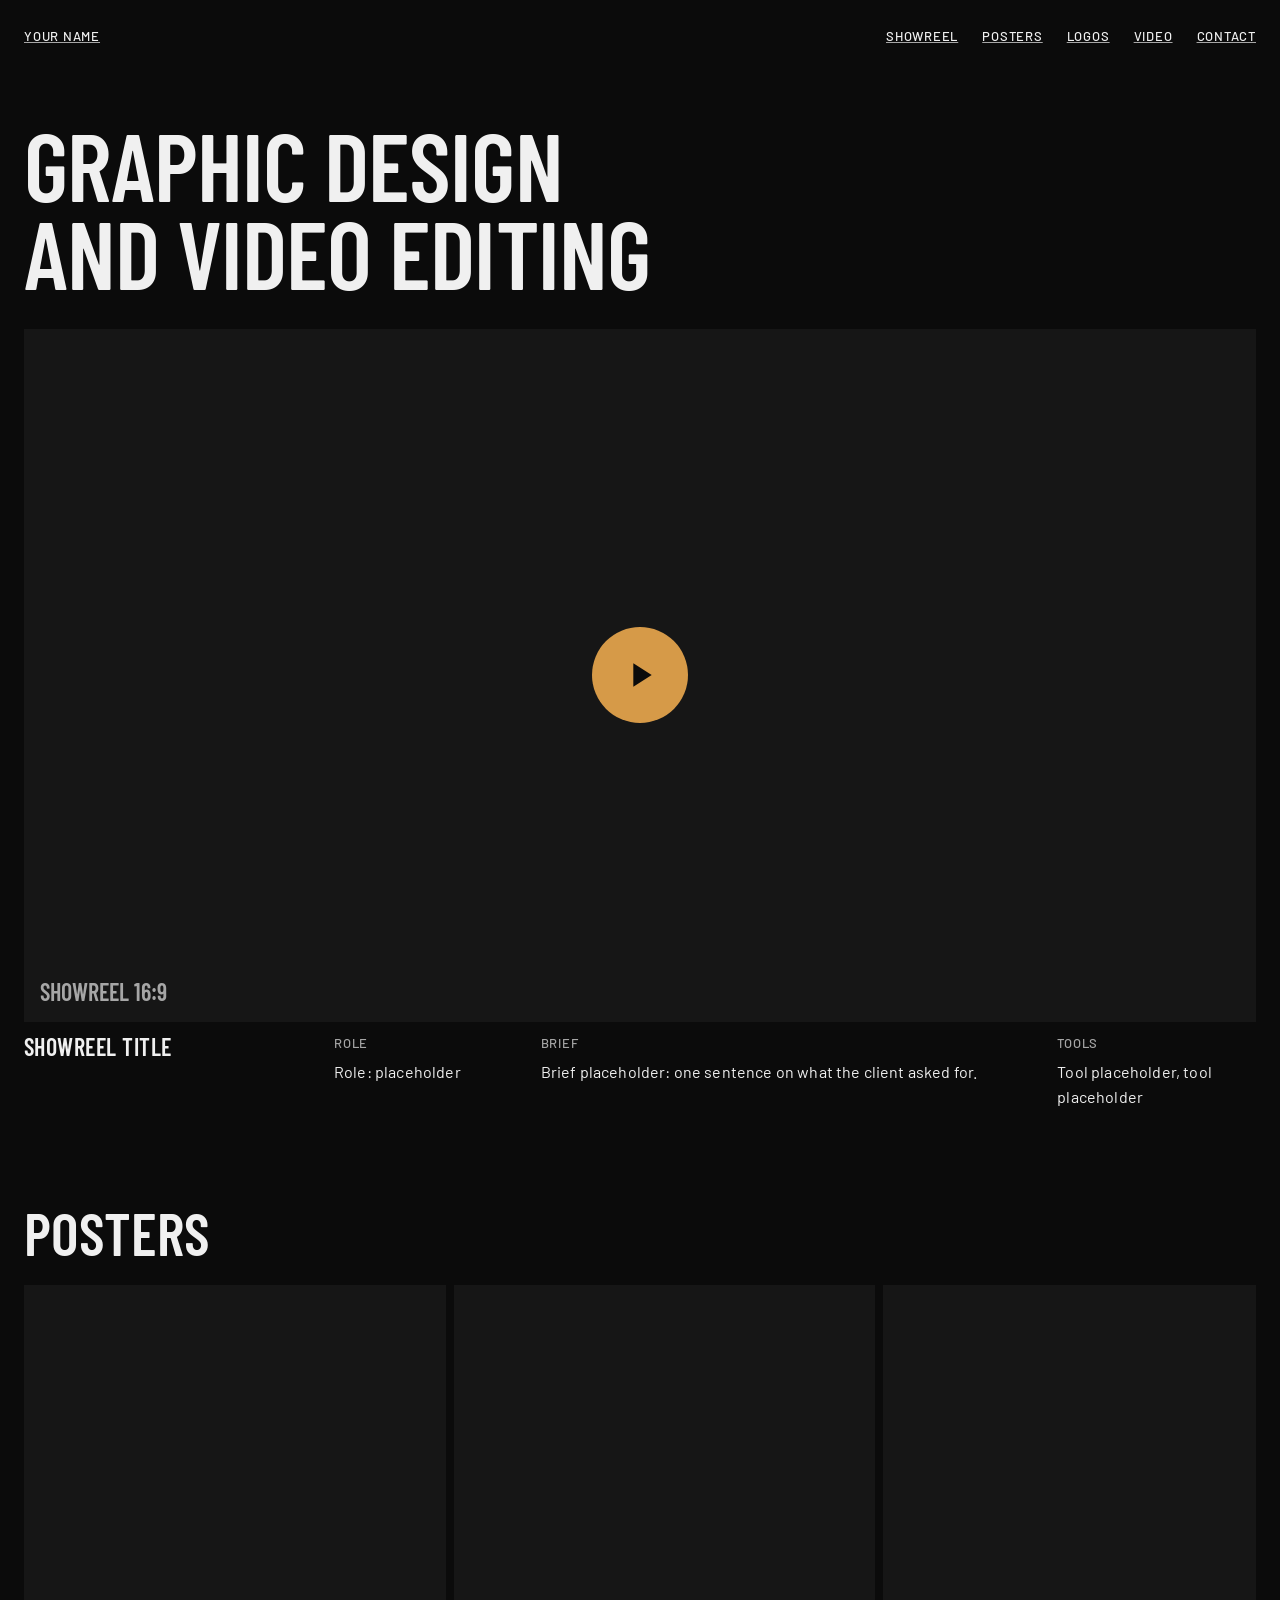
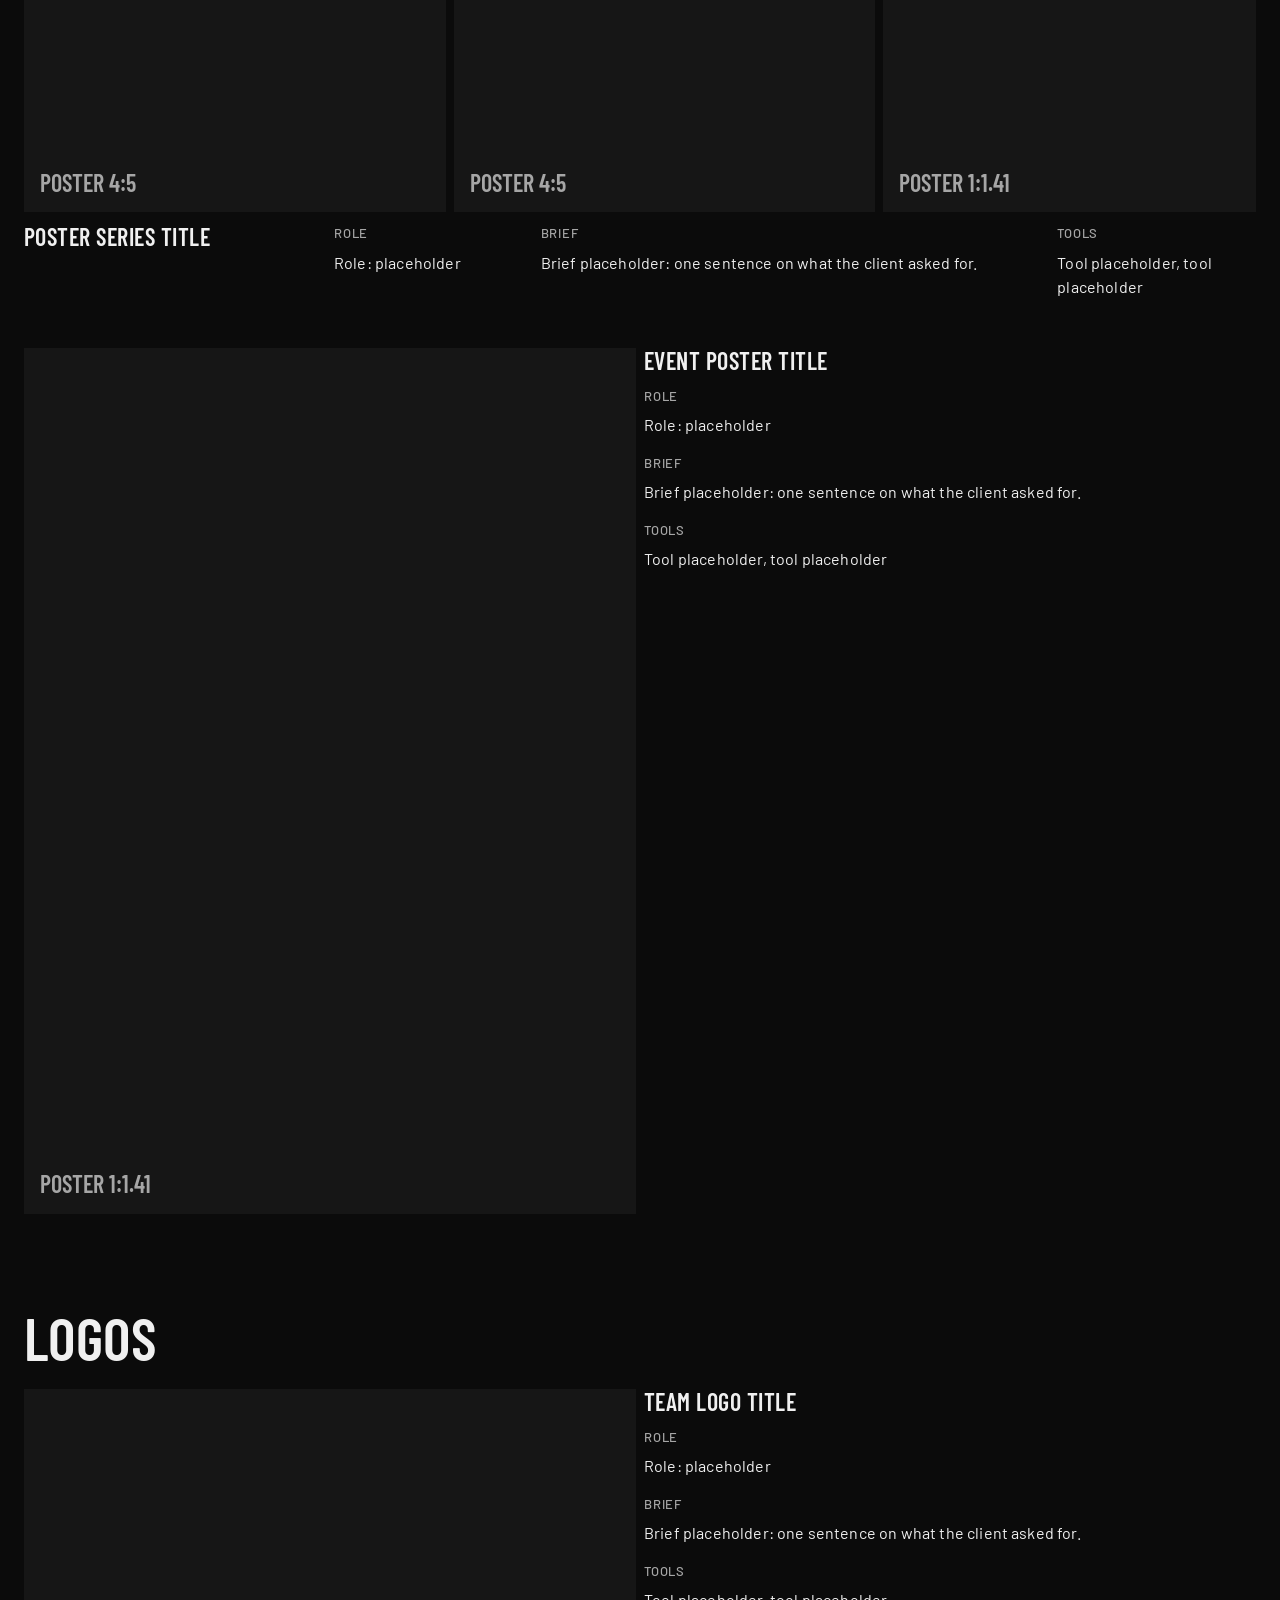
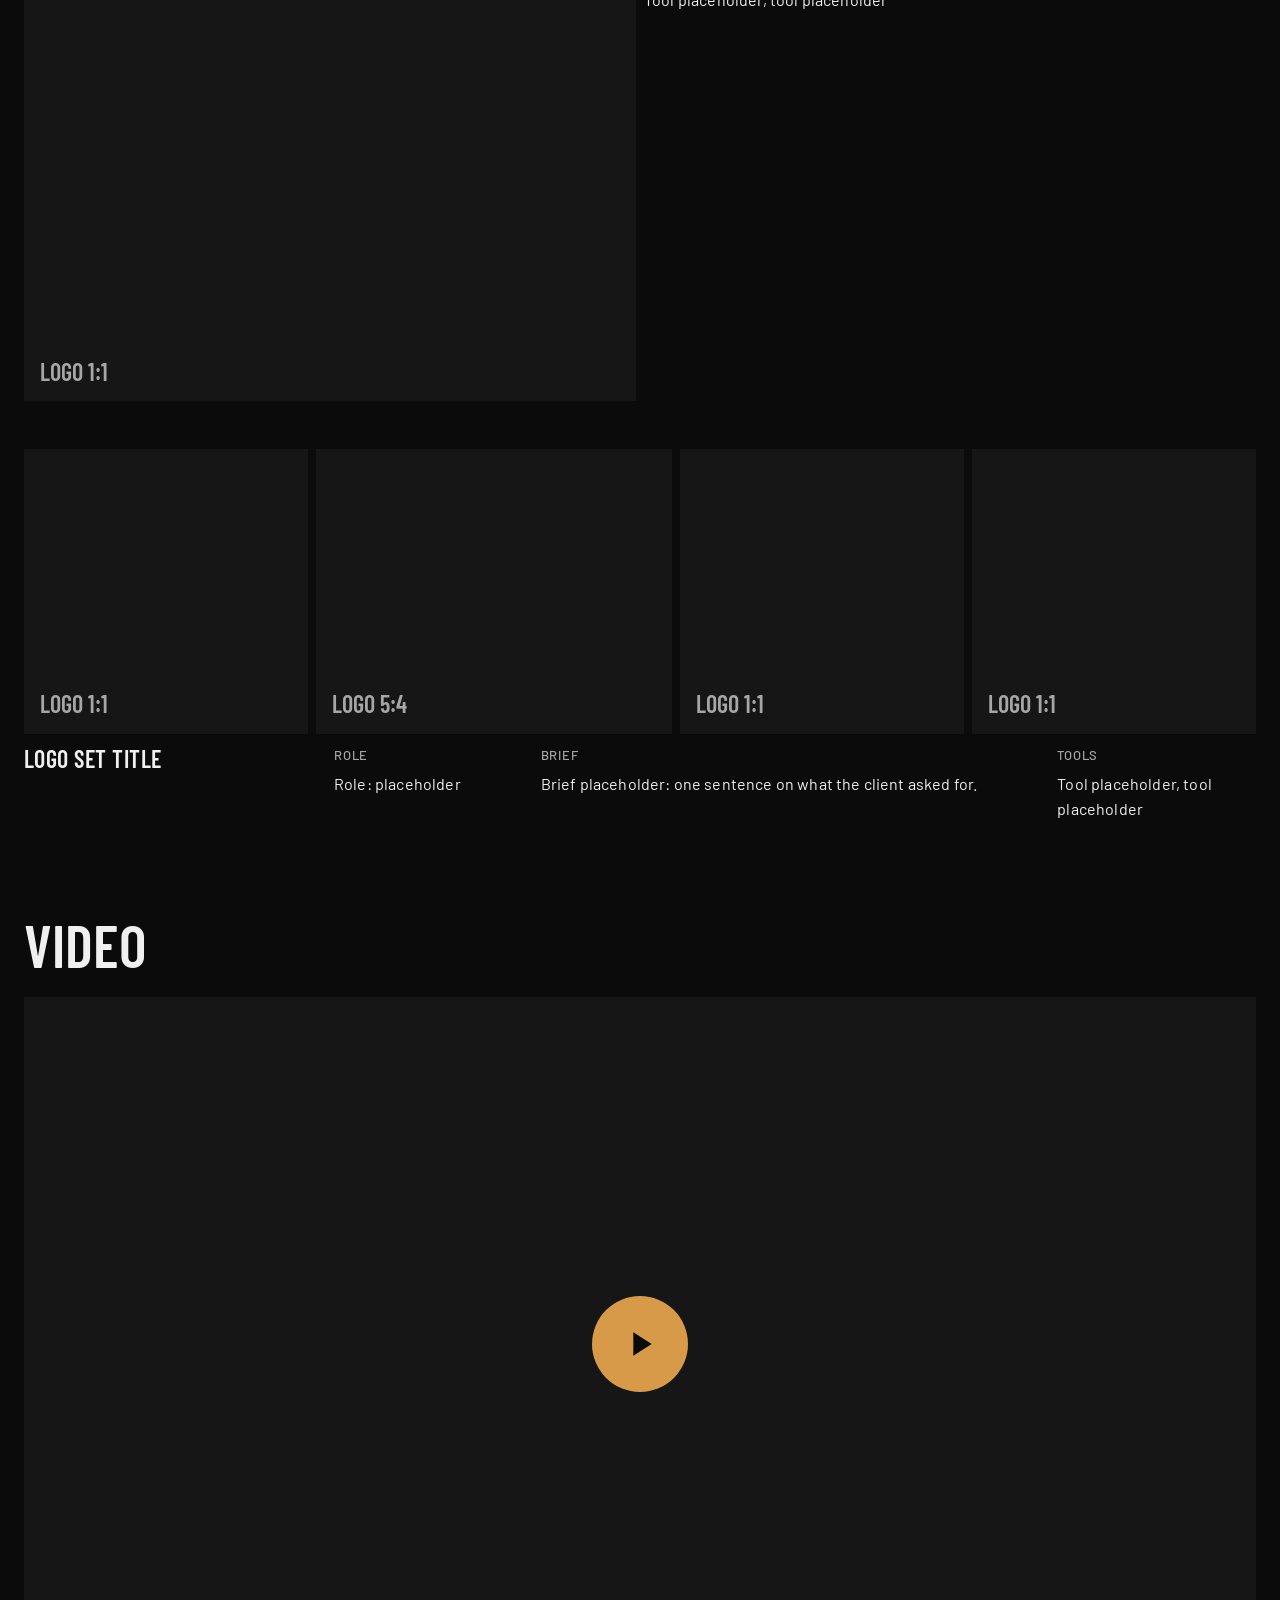
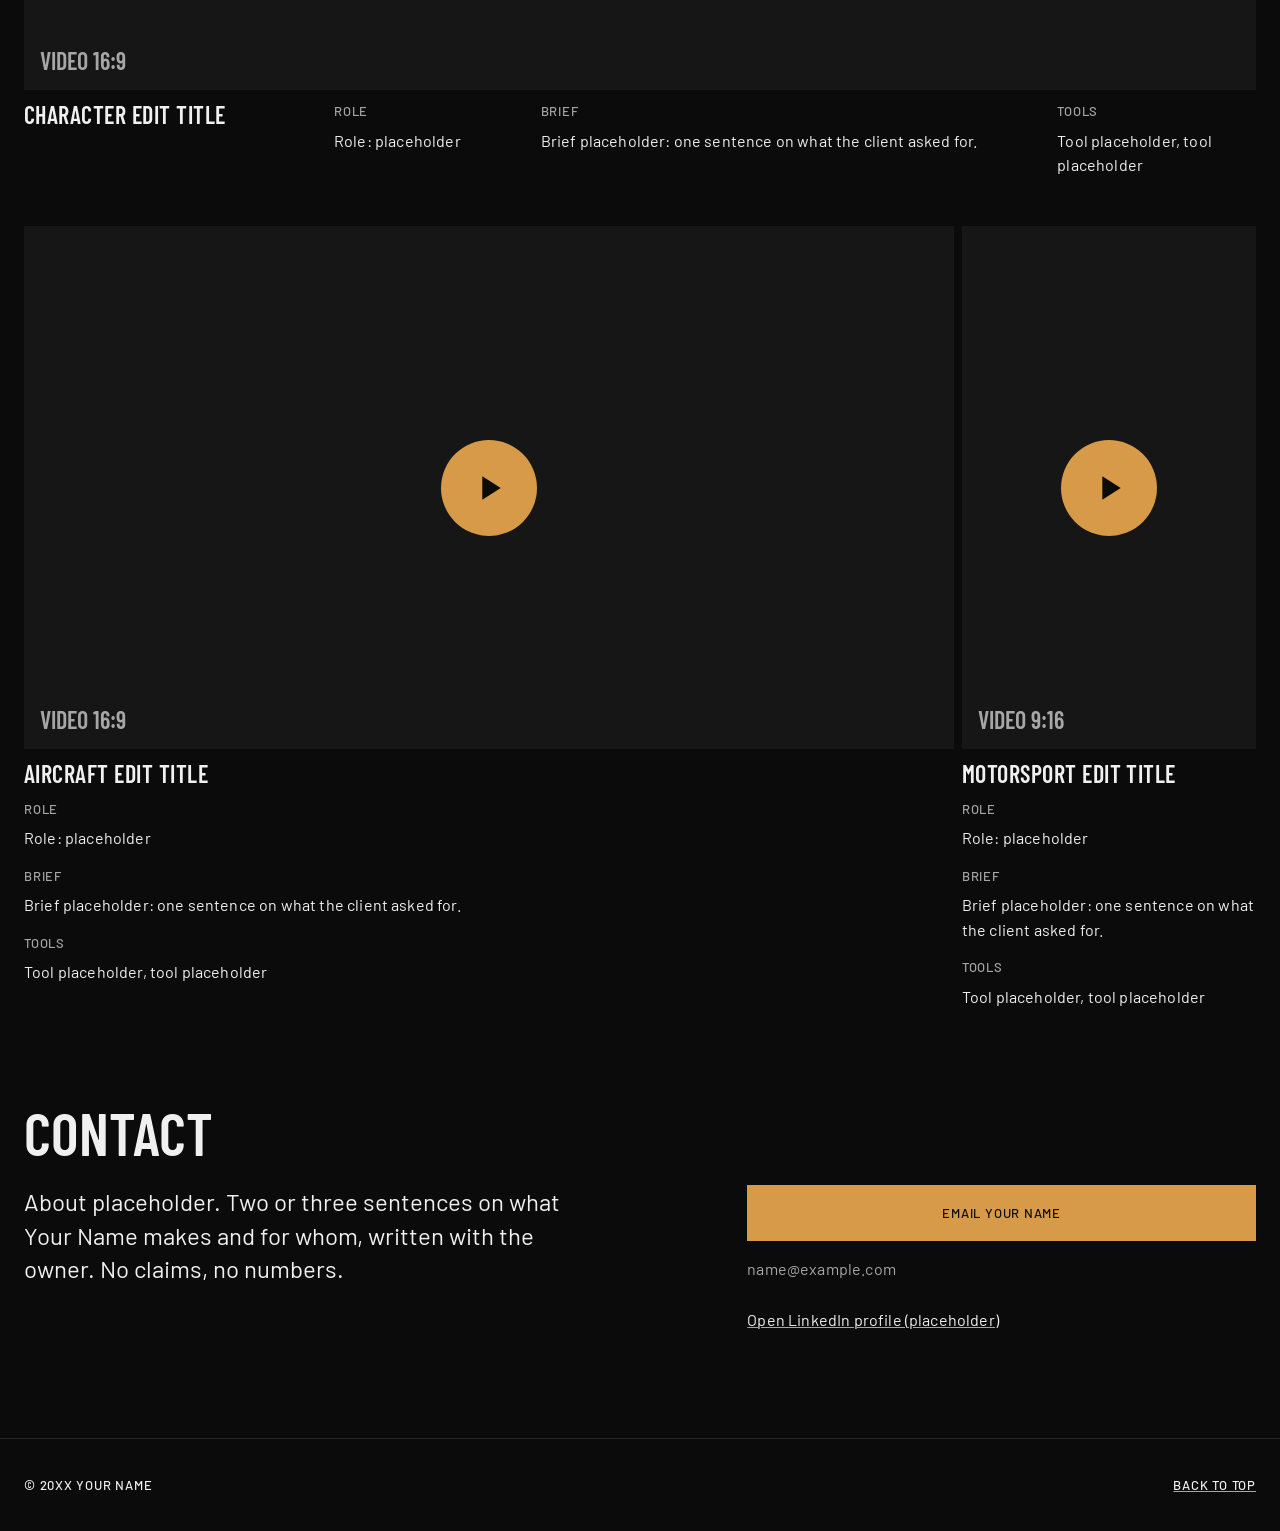
<file: demos/b/index.html>
<!doctype html>
<html lang="en">
<head>
<meta charset="utf-8">
<meta name="viewport" content="width=device-width, initial-scale=1">
<title>Your Name: graphic design and video editing (Demo B)</title>
<meta name="description" content="Graphic design and video editing by Your Name.">
<link rel="preconnect" href="https://fonts.googleapis.com">
<link rel="preconnect" href="https://fonts.gstatic.com" crossorigin>
<link href="https://fonts.googleapis.com/css2?family=Barlow+Condensed:wght@600&family=Barlow:wght@400;500&display=swap" rel="stylesheet">
<link rel="stylesheet" href="styles.css">
</head>
<body>
<header class="site-header">
  <div class="wrap">
    <a href="#top" class="label">Your Name</a>
    <nav aria-label="Sections">
      <ul>
        <li><a href="#reel">Showreel</a></li>
        <li><a href="#posters">Posters</a></li>
        <li><a href="#logos">Logos</a></li>
        <li><a href="#video">Video</a></li>
        <li><a href="#contact">Contact</a></li>
      </ul>
    </nav>
  </div>
</header>

<main id="top" class="wrap">
  <h1>Graphic design<br>and video editing</h1>

  <section id="reel" aria-labelledby="reel-h" style="margin-top:var(--s-6)">
    <h2 id="reel-h" class="vh">Showreel</h2>
    <article>
      <figure>
        <button type="button" class="facade r-16x9" data-status="st-reel" aria-label="Play video: Showreel title (placeholder)">
          <span class="ph-label" aria-hidden="true">SHOWREEL 16:9</span>
          <span class="disc"><svg viewBox="0 0 24 24" aria-hidden="true"><path d="M8 5v14l11-7z"/></svg></span>
        </button>
        <p class="facade-status" id="st-reel" role="status"></p>
      </figure>
      <div class="caption wide">
        <h3>Showreel title</h3>
        <dl>
          <div class="f-role"><dt>Role</dt><dd>Role: placeholder</dd></div>
          <div class="f-brief"><dt>Brief</dt><dd>Brief placeholder: one sentence on what the client asked for.</dd></div>
          <div class="f-tools"><dt>Tools</dt><dd>Tool placeholder, tool placeholder</dd></div>
        </dl>
      </div>
    </article>
  </section>

  <section id="posters" aria-labelledby="posters-h">
    <h2 id="posters-h">Posters</h2>
    <div class="stack">
      <article>
        <div class="row">
          <figure class="i-4x5"><div class="ph r-4x5" role="img" aria-label="Placeholder: poster, 4:5 portrait"><span class="ph-label" aria-hidden="true">POSTER 4:5</span></div></figure>
          <figure class="i-4x5"><div class="ph r-4x5" role="img" aria-label="Placeholder: poster, 4:5 portrait"><span class="ph-label" aria-hidden="true">POSTER 4:5</span></div></figure>
          <figure class="i-a"><div class="ph r-a" role="img" aria-label="Placeholder: poster, 1:1.41 portrait"><span class="ph-label" aria-hidden="true">POSTER 1:1.41</span></div></figure>
        </div>
        <div class="caption wide">
          <h3>Poster series title</h3>
          <dl>
            <div class="f-role"><dt>Role</dt><dd>Role: placeholder</dd></div>
            <div class="f-brief"><dt>Brief</dt><dd>Brief placeholder: one sentence on what the client asked for.</dd></div>
            <div class="f-tools"><dt>Tools</dt><dd>Tool placeholder, tool placeholder</dd></div>
          </dl>
        </div>
      </article>
      <article class="side">
        <figure><div class="ph r-a" role="img" aria-label="Placeholder: poster, 1:1.41 portrait"><span class="ph-label" aria-hidden="true">POSTER 1:1.41</span></div></figure>
        <div class="caption">
          <h3>Event poster title</h3>
          <dl>
            <div><dt>Role</dt><dd>Role: placeholder</dd></div>
            <div><dt>Brief</dt><dd>Brief placeholder: one sentence on what the client asked for.</dd></div>
            <div><dt>Tools</dt><dd>Tool placeholder, tool placeholder</dd></div>
          </dl>
        </div>
      </article>
    </div>
  </section>

  <section id="logos" aria-labelledby="logos-h">
    <h2 id="logos-h">Logos</h2>
    <div class="stack">
      <article class="side">
        <figure><div class="ph r-1x1" role="img" aria-label="Placeholder: logo, 1:1 square"><span class="ph-label" aria-hidden="true">LOGO 1:1</span></div></figure>
        <div class="caption">
          <h3>Team logo title</h3>
          <dl>
            <div><dt>Role</dt><dd>Role: placeholder</dd></div>
            <div><dt>Brief</dt><dd>Brief placeholder: one sentence on what the client asked for.</dd></div>
            <div><dt>Tools</dt><dd>Tool placeholder, tool placeholder</dd></div>
          </dl>
        </div>
      </article>
      <article>
        <div class="row">
          <figure class="i-1x1"><div class="ph r-1x1" role="img" aria-label="Placeholder: logo, 1:1 square"><span class="ph-label" aria-hidden="true">LOGO 1:1</span></div></figure>
          <figure class="i-5x4"><div class="ph r-5x4" role="img" aria-label="Placeholder: logo, 5:4 landscape"><span class="ph-label" aria-hidden="true">LOGO 5:4</span></div></figure>
          <figure class="i-1x1"><div class="ph r-1x1" role="img" aria-label="Placeholder: logo, 1:1 square"><span class="ph-label" aria-hidden="true">LOGO 1:1</span></div></figure>
          <figure class="i-1x1"><div class="ph r-1x1" role="img" aria-label="Placeholder: logo, 1:1 square"><span class="ph-label" aria-hidden="true">LOGO 1:1</span></div></figure>
        </div>
        <div class="caption wide">
          <h3>Logo set title</h3>
          <dl>
            <div class="f-role"><dt>Role</dt><dd>Role: placeholder</dd></div>
            <div class="f-brief"><dt>Brief</dt><dd>Brief placeholder: one sentence on what the client asked for.</dd></div>
            <div class="f-tools"><dt>Tools</dt><dd>Tool placeholder, tool placeholder</dd></div>
          </dl>
        </div>
      </article>
    </div>
  </section>

  <section id="video" aria-labelledby="video-h">
    <h2 id="video-h">Video</h2>
    <div class="stack">
      <article>
        <figure>
          <button type="button" class="facade r-16x9" data-status="st-char" aria-label="Play video: Character edit title (placeholder)">
            <span class="ph-label" aria-hidden="true">VIDEO 16:9</span>
            <span class="disc"><svg viewBox="0 0 24 24" aria-hidden="true"><path d="M8 5v14l11-7z"/></svg></span>
          </button>
          <p class="facade-status" id="st-char" role="status"></p>
        </figure>
        <div class="caption wide">
          <h3>Character edit title</h3>
          <dl>
            <div class="f-role"><dt>Role</dt><dd>Role: placeholder</dd></div>
            <div class="f-brief"><dt>Brief</dt><dd>Brief placeholder: one sentence on what the client asked for.</dd></div>
            <div class="f-tools"><dt>Tools</dt><dd>Tool placeholder, tool placeholder</dd></div>
          </dl>
        </div>
      </article>
      <div class="row">
        <article class="i-16x9">
          <figure>
            <button type="button" class="facade r-16x9" data-status="st-air" aria-label="Play video: Aircraft edit title (placeholder)">
              <span class="ph-label" aria-hidden="true">VIDEO 16:9</span>
              <span class="disc"><svg viewBox="0 0 24 24" aria-hidden="true"><path d="M8 5v14l11-7z"/></svg></span>
            </button>
            <p class="facade-status" id="st-air" role="status"></p>
          </figure>
          <div class="caption">
            <h3>Aircraft edit title</h3>
            <dl>
              <div><dt>Role</dt><dd>Role: placeholder</dd></div>
              <div><dt>Brief</dt><dd>Brief placeholder: one sentence on what the client asked for.</dd></div>
              <div><dt>Tools</dt><dd>Tool placeholder, tool placeholder</dd></div>
            </dl>
          </div>
        </article>
        <article class="i-9x16">
          <figure>
            <button type="button" class="facade r-9x16" data-status="st-moto" aria-label="Play video: Motorsport edit title (placeholder)">
              <span class="ph-label" aria-hidden="true">VIDEO 9:16</span>
              <span class="disc"><svg viewBox="0 0 24 24" aria-hidden="true"><path d="M8 5v14l11-7z"/></svg></span>
            </button>
            <p class="facade-status" id="st-moto" role="status"></p>
          </figure>
          <div class="caption">
            <h3>Motorsport edit title</h3>
            <dl>
              <div><dt>Role</dt><dd>Role: placeholder</dd></div>
              <div><dt>Brief</dt><dd>Brief placeholder: one sentence on what the client asked for.</dd></div>
              <div><dt>Tools</dt><dd>Tool placeholder, tool placeholder</dd></div>
            </dl>
          </div>
        </article>
      </div>
    </div>
  </section>

  <section id="contact" aria-labelledby="contact-h">
    <h2 id="contact-h">Contact</h2>
    <div class="about">
      <p class="lede">About placeholder. Two or three sentences on what Your Name makes and for whom, written with the owner. No claims, no numbers.</p>
      <div class="contact-action">
        <a class="button" href="mailto:name@example.com">Email Your Name</a>
        <p>name@example.com</p>
        <p class="li"><a class="inline" href="#">Open LinkedIn profile (placeholder)</a></p>
      </div>
    </div>
  </section>
</main>

<footer class="site-footer">
  <div class="wrap">
    <p>&copy; 20XX Your Name</p>
    <a href="#top">Back to top</a>
  </div>
</footer>

<script>
document.querySelectorAll('button.facade').forEach(function (b) {
  b.addEventListener('click', function () {
    document.getElementById(b.dataset.status).textContent = 'Demo only: the video player loads here on the live site.';
  });
});
</script>
</body>
</html>
</file>
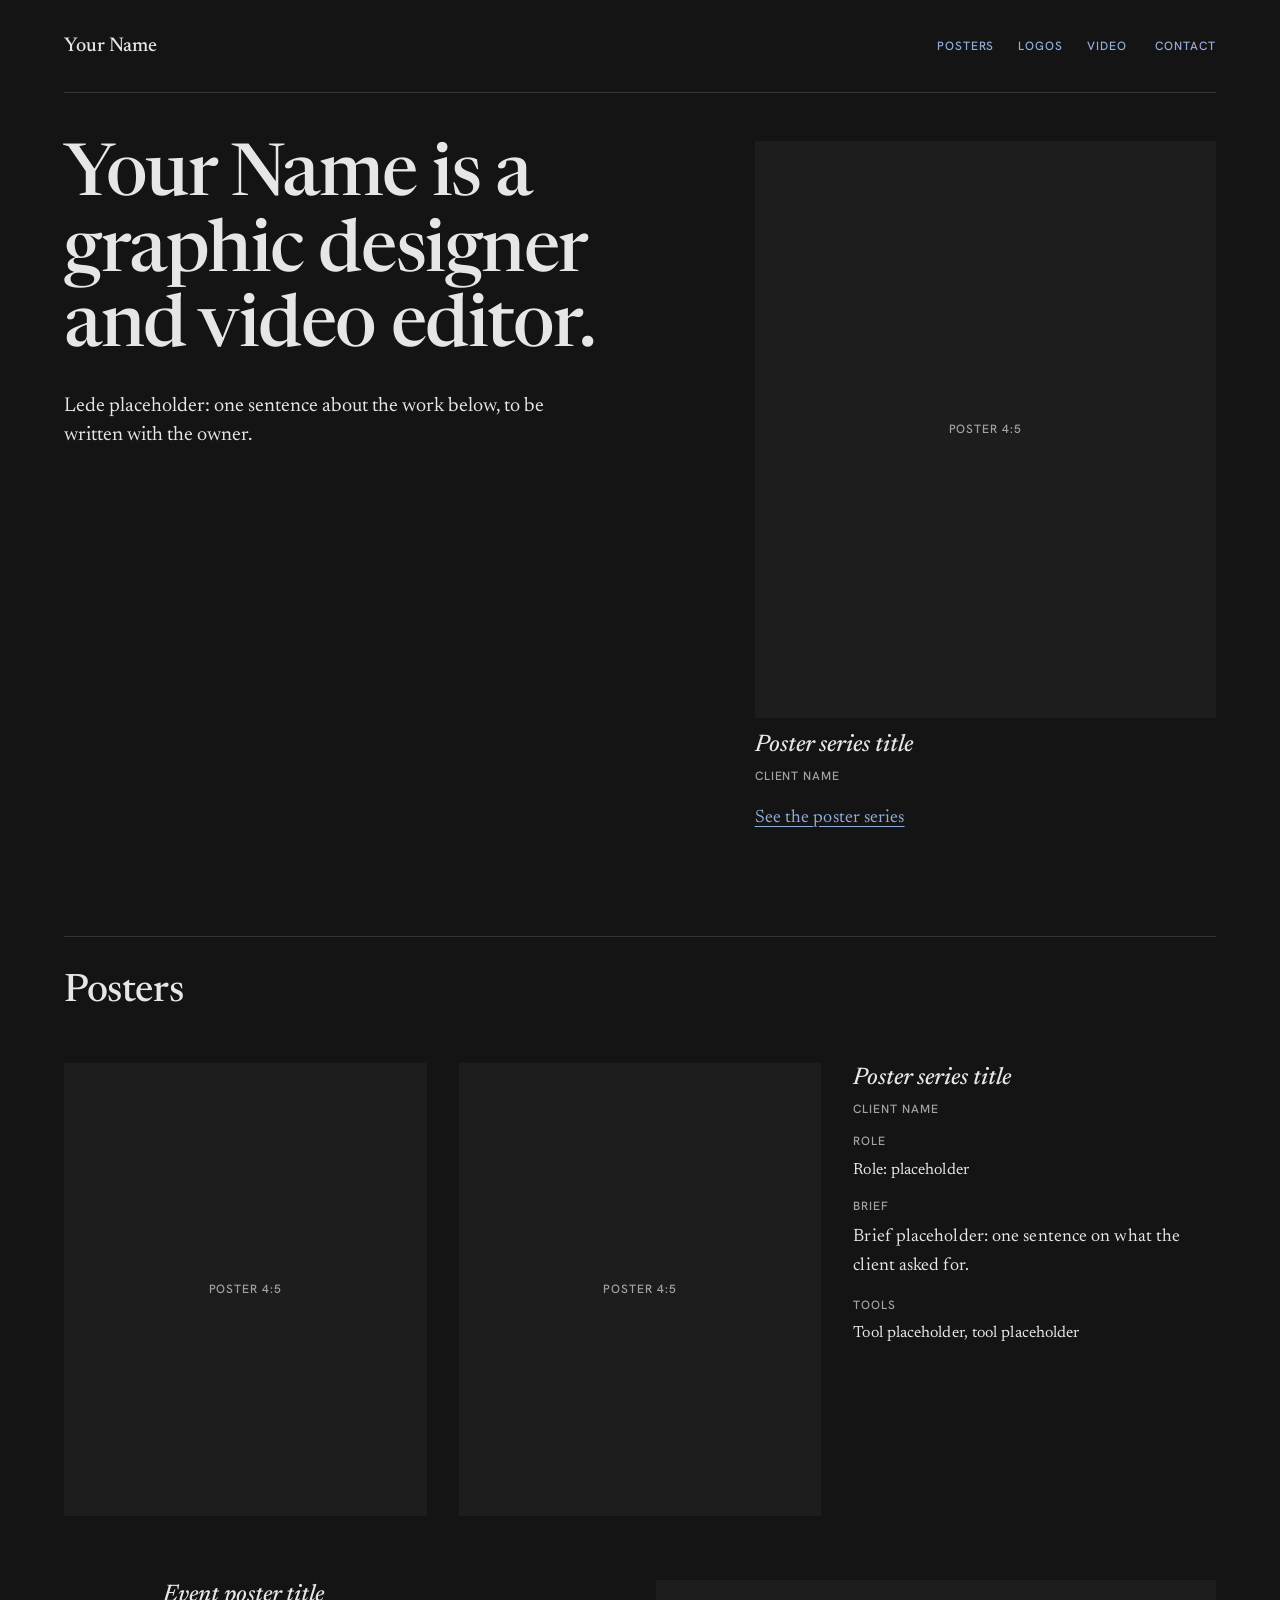
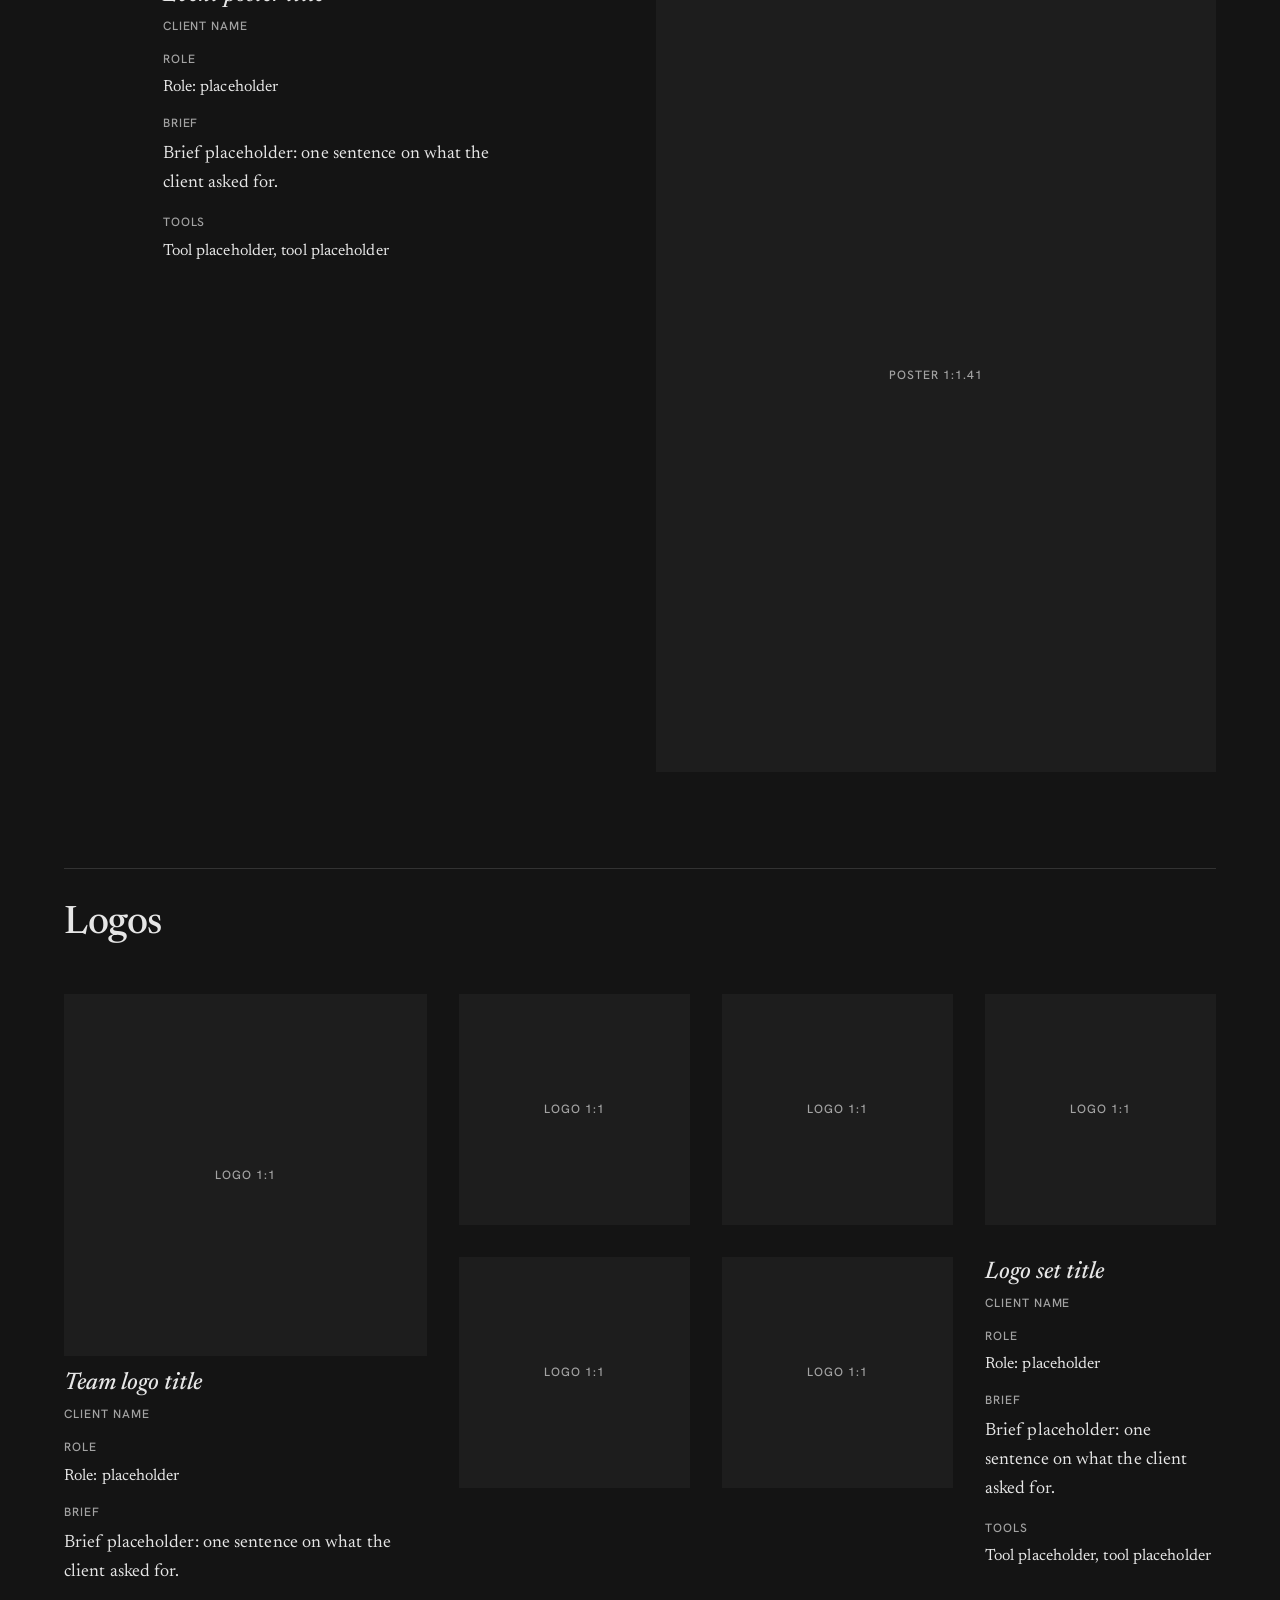
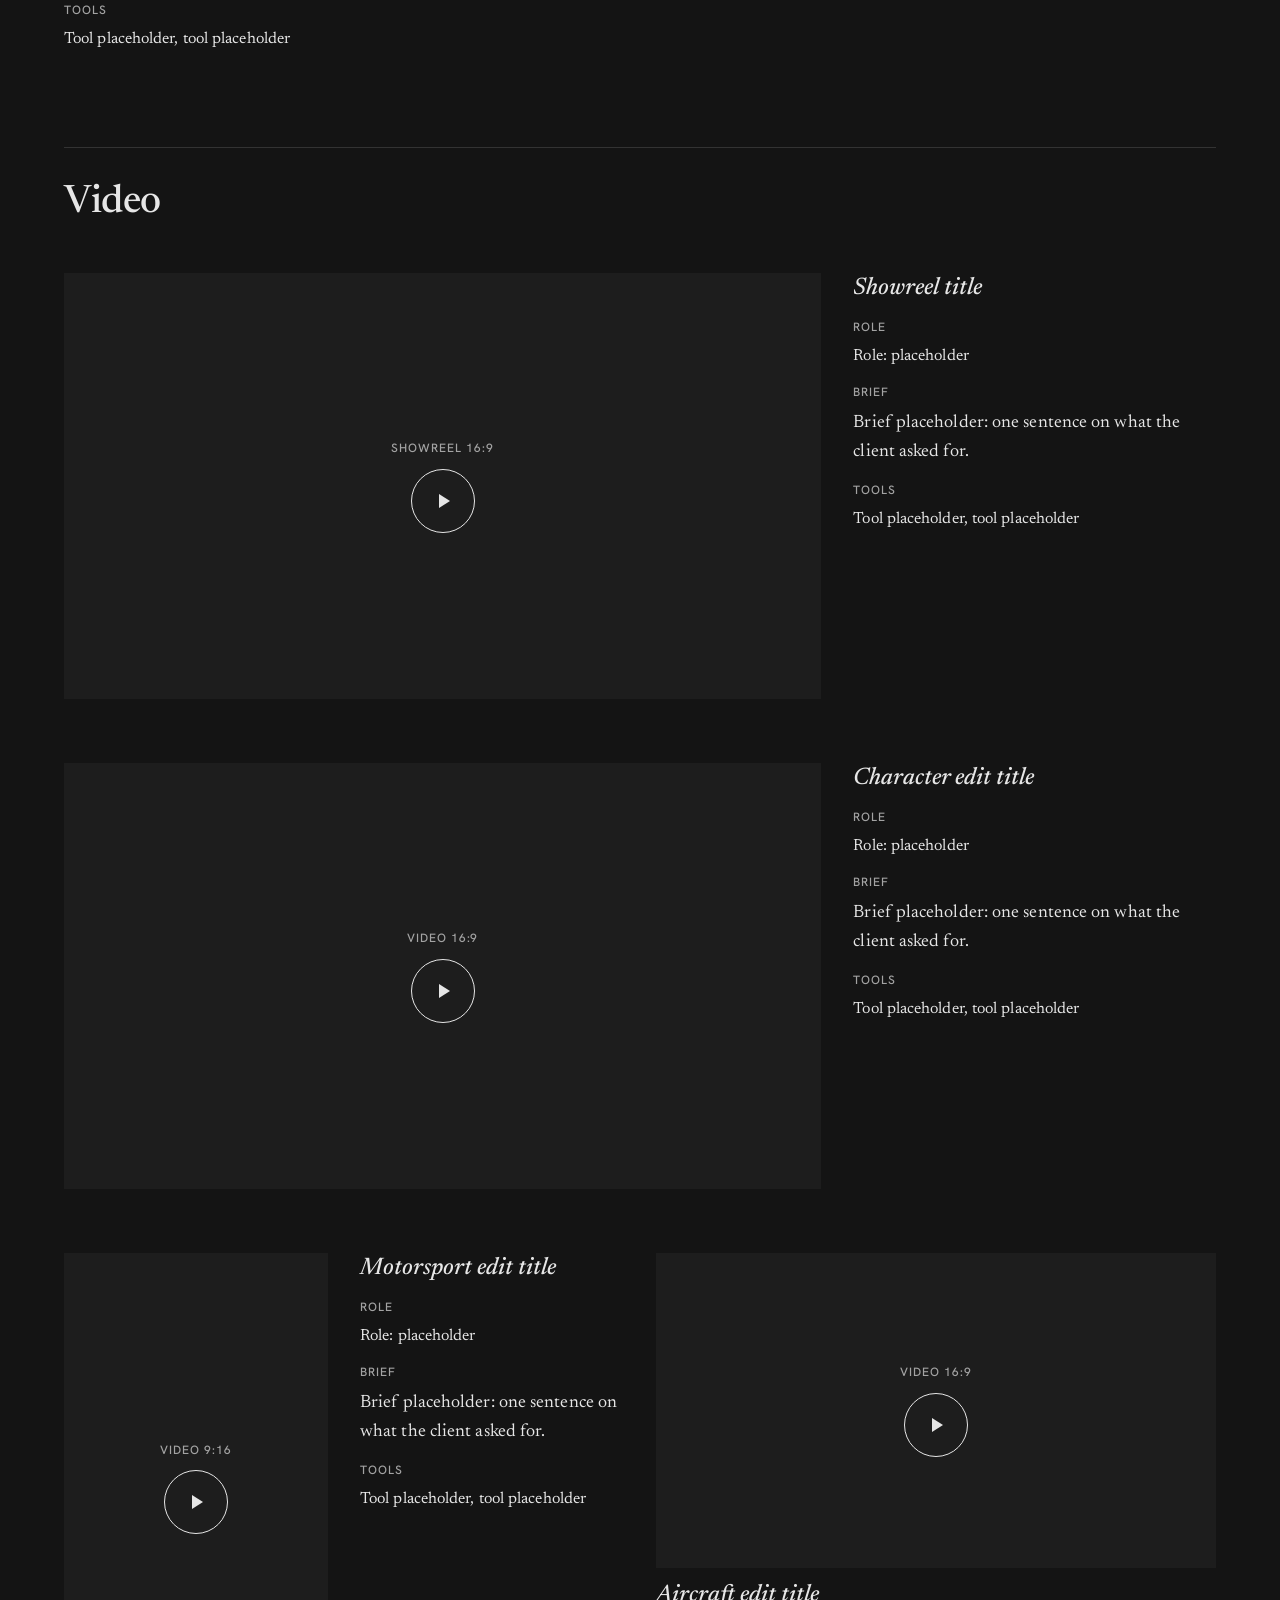
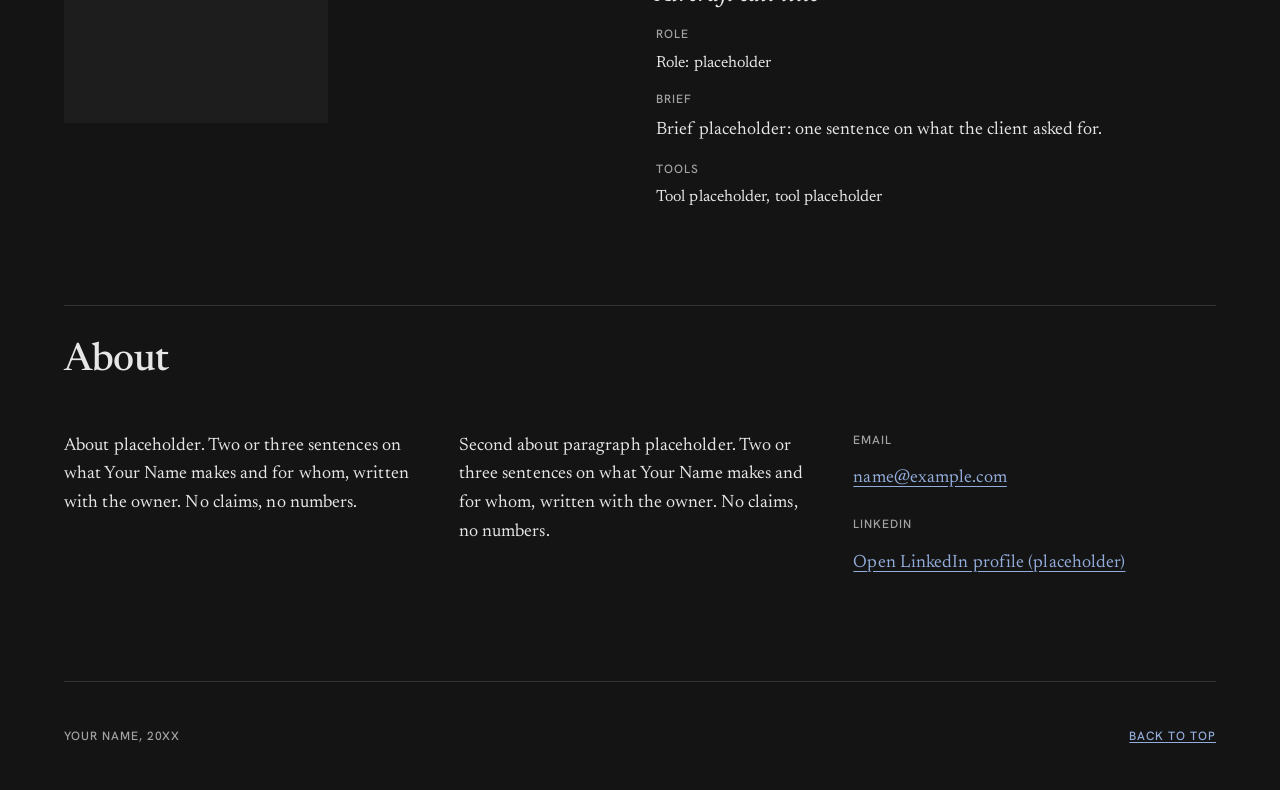
<file: demos/c/index.html>
<!doctype html>
<html lang="en">
<head>
<meta charset="utf-8">
<meta name="viewport" content="width=device-width, initial-scale=1">
<title>Your Name: graphic design and video editing (Demo C)</title>
<meta name="description" content="Your Name is a graphic designer and video editor. Posters, logos and video edits.">
<link rel="preconnect" href="https://fonts.googleapis.com">
<link rel="preconnect" href="https://fonts.gstatic.com" crossorigin>
<link rel="stylesheet" href="https://fonts.googleapis.com/css2?family=Hanken+Grotesk:wght@500&family=Newsreader:ital,opsz,wght@0,6..72,400;0,6..72,500;1,6..72,500&display=swap">
<link rel="stylesheet" href="styles.css">
</head>
<body>

<header class="wrap">
  <div class="hd">
    <a class="masthead" href="#top">Your Name</a>
    <nav aria-label="Sections">
      <a class="navlink label" href="#posters">Posters</a>
      <a class="navlink label" href="#logos">Logos</a>
      <a class="navlink label" href="#video">Video</a>
      <a class="navlink label" href="#contact">Contact</a>
    </nav>
  </div>
</header>

<main id="top">

  <div class="wrap">
    <div class="open grid">
      <div class="open-text">
        <h1>Your Name is a graphic designer and video editor.</h1>
        <p class="lede">Lede placeholder: one sentence about the work below, to be written with the owner.</p>
      </div>
      <article class="lead">
        <figure>
          <div class="ph r-4x5" role="img" aria-label="Placeholder: poster, 4:5 portrait"><span class="ph-label label" aria-hidden="true">POSTER 4:5</span></div>
        </figure>
        <div class="cap">
          <h3>Poster series title</h3>
          <p class="label muted client">Client name</p>
          <p class="more"><a class="link" href="#posters">See the poster series</a></p>
        </div>
      </article>
    </div>
  </div>

  <section class="wrap" aria-labelledby="h-posters" id="posters">
    <div class="sec">
      <h2 id="h-posters">Posters</h2>
      <div class="grid rows">
        <article class="spread p1">
          <figure class="fa"><div class="ph r-4x5" role="img" aria-label="Placeholder: poster, 4:5 portrait"><span class="ph-label label" aria-hidden="true">POSTER 4:5</span></div></figure>
          <figure class="fb"><div class="ph r-4x5" role="img" aria-label="Placeholder: poster, 4:5 portrait"><span class="ph-label label" aria-hidden="true">POSTER 4:5</span></div></figure>
          <div class="cap">
            <h3 id="series">Poster series title</h3>
            <p class="label muted client">Client name</p>
            <dl>
              <div><dt class="label muted">Role</dt><dd class="small">Role: placeholder</dd></div>
              <div><dt class="label muted">Brief</dt><dd>Brief placeholder: one sentence on what the client asked for.</dd></div>
              <div><dt class="label muted">Tools</dt><dd class="small">Tool placeholder, tool placeholder</dd></div>
            </dl>
          </div>
        </article>
        <article class="spread p2">
          <figure><div class="ph r-a" role="img" aria-label="Placeholder: poster, A-series portrait, 1:1.41"><span class="ph-label label" aria-hidden="true">POSTER 1:1.41</span></div></figure>
          <div class="cap">
            <h3>Event poster title</h3>
            <p class="label muted client">Client name</p>
            <dl>
              <div><dt class="label muted">Role</dt><dd class="small">Role: placeholder</dd></div>
              <div><dt class="label muted">Brief</dt><dd>Brief placeholder: one sentence on what the client asked for.</dd></div>
              <div><dt class="label muted">Tools</dt><dd class="small">Tool placeholder, tool placeholder</dd></div>
            </dl>
          </div>
        </article>
      </div>
    </div>
  </section>

  <section class="wrap" aria-labelledby="h-logos" id="logos">
    <div class="sec">
      <h2 id="h-logos">Logos</h2>
      <div class="grid rows">
        <article class="team">
          <figure><div class="ph r-1x1" role="img" aria-label="Placeholder: logo, 1:1 square"><span class="ph-label label" aria-hidden="true">LOGO 1:1</span></div></figure>
          <div class="cap">
            <h3>Team logo title</h3>
            <p class="label muted client">Client name</p>
            <dl>
              <div><dt class="label muted">Role</dt><dd class="small">Role: placeholder</dd></div>
              <div><dt class="label muted">Brief</dt><dd>Brief placeholder: one sentence on what the client asked for.</dd></div>
              <div><dt class="label muted">Tools</dt><dd class="small">Tool placeholder, tool placeholder</dd></div>
            </dl>
          </div>
        </article>
        <article class="plate">
          <figure><div class="ph r-1x1" role="img" aria-label="Placeholder: logo, 1:1 square"><span class="ph-label label" aria-hidden="true">LOGO 1:1</span></div></figure>
          <figure><div class="ph r-1x1" role="img" aria-label="Placeholder: logo, 1:1 square"><span class="ph-label label" aria-hidden="true">LOGO 1:1</span></div></figure>
          <figure><div class="ph r-1x1" role="img" aria-label="Placeholder: logo, 1:1 square"><span class="ph-label label" aria-hidden="true">LOGO 1:1</span></div></figure>
          <figure><div class="ph r-1x1" role="img" aria-label="Placeholder: logo, 1:1 square"><span class="ph-label label" aria-hidden="true">LOGO 1:1</span></div></figure>
          <figure><div class="ph r-1x1" role="img" aria-label="Placeholder: logo, 1:1 square"><span class="ph-label label" aria-hidden="true">LOGO 1:1</span></div></figure>
          <div class="cap">
            <h3>Logo set title</h3>
            <p class="label muted client">Client name</p>
            <dl>
              <div><dt class="label muted">Role</dt><dd class="small">Role: placeholder</dd></div>
              <div><dt class="label muted">Brief</dt><dd>Brief placeholder: one sentence on what the client asked for.</dd></div>
              <div><dt class="label muted">Tools</dt><dd class="small">Tool placeholder, tool placeholder</dd></div>
            </dl>
          </div>
        </article>
      </div>
    </div>
  </section>

  <section class="wrap" aria-labelledby="h-video" id="video">
    <div class="sec">
      <h2 id="h-video">Video</h2>
      <div class="grid rows">
<!-- optional: showreel -->
        <article class="spread wide">
          <figure>
            <button type="button" class="facade r-16x9" data-status="st-reel" aria-label="Play video: Showreel title (placeholder)"><span class="ph-label label" aria-hidden="true">SHOWREEL 16:9</span><span class="play"><svg viewBox="0 0 24 24" aria-hidden="true"><path d="M8 5v14l11-7z"/></svg></span></button>
            <p class="facade-status" id="st-reel" role="status"></p>
          </figure>
          <div class="cap">
            <h3>Showreel title</h3>
            <dl>
              <div><dt class="label muted">Role</dt><dd class="small">Role: placeholder</dd></div>
              <div><dt class="label muted">Brief</dt><dd>Brief placeholder: one sentence on what the client asked for.</dd></div>
              <div><dt class="label muted">Tools</dt><dd class="small">Tool placeholder, tool placeholder</dd></div>
            </dl>
          </div>
        </article>
<!-- /optional -->
        <article class="spread wide">
          <figure>
            <button type="button" class="facade r-16x9" data-status="st-char" aria-label="Play video: Character edit title (placeholder)"><span class="ph-label label" aria-hidden="true">VIDEO 16:9</span><span class="play"><svg viewBox="0 0 24 24" aria-hidden="true"><path d="M8 5v14l11-7z"/></svg></span></button>
            <p class="facade-status" id="st-char" role="status"></p>
          </figure>
          <div class="cap">
            <h3>Character edit title</h3>
            <dl>
              <div><dt class="label muted">Role</dt><dd class="small">Role: placeholder</dd></div>
              <div><dt class="label muted">Brief</dt><dd>Brief placeholder: one sentence on what the client asked for.</dd></div>
              <div><dt class="label muted">Tools</dt><dd class="small">Tool placeholder, tool placeholder</dd></div>
            </dl>
          </div>
        </article>
        <article class="moto">
          <figure>
            <button type="button" class="facade r-9x16" data-status="st-moto" aria-label="Play video: Motorsport edit title (placeholder)"><span class="ph-label label" aria-hidden="true">VIDEO 9:16</span><span class="play"><svg viewBox="0 0 24 24" aria-hidden="true"><path d="M8 5v14l11-7z"/></svg></span></button>
            <p class="facade-status" id="st-moto" role="status"></p>
          </figure>
          <div class="cap">
            <h3>Motorsport edit title</h3>
            <dl>
              <div><dt class="label muted">Role</dt><dd class="small">Role: placeholder</dd></div>
              <div><dt class="label muted">Brief</dt><dd>Brief placeholder: one sentence on what the client asked for.</dd></div>
              <div><dt class="label muted">Tools</dt><dd class="small">Tool placeholder, tool placeholder</dd></div>
            </dl>
          </div>
        </article>
        <article class="air">
          <figure>
            <button type="button" class="facade r-16x9" data-status="st-air" aria-label="Play video: Aircraft edit title (placeholder)"><span class="ph-label label" aria-hidden="true">VIDEO 16:9</span><span class="play"><svg viewBox="0 0 24 24" aria-hidden="true"><path d="M8 5v14l11-7z"/></svg></span></button>
            <p class="facade-status" id="st-air" role="status"></p>
          </figure>
          <div class="cap">
            <h3>Aircraft edit title</h3>
            <dl>
              <div><dt class="label muted">Role</dt><dd class="small">Role: placeholder</dd></div>
              <div><dt class="label muted">Brief</dt><dd>Brief placeholder: one sentence on what the client asked for.</dd></div>
              <div><dt class="label muted">Tools</dt><dd class="small">Tool placeholder, tool placeholder</dd></div>
            </dl>
          </div>
        </article>
      </div>
    </div>
  </section>

  <section class="wrap" aria-labelledby="h-about" id="contact">
    <div class="sec">
      <h2 id="h-about">About</h2>
      <div class="grid rows">
        <div class="about">
          <p>About placeholder. Two or three sentences on what Your Name makes and for whom, written with the owner. No claims, no numbers.</p>
          <p>Second about paragraph placeholder. Two or three sentences on what Your Name makes and for whom, written with the owner. No claims, no numbers.</p>
        </div>
        <dl class="contact">
          <div><dt class="label muted">Email</dt><dd><a class="link" href="mailto:name@example.com">name@example.com</a></dd></div>
          <div><dt class="label muted">LinkedIn</dt><dd><a class="link" href="#">Open LinkedIn profile (placeholder)</a></dd></div>
        </dl>
      </div>
    </div>
  </section>

</main>

<footer class="wrap">
  <div class="foot">
    <p class="label muted">Your Name, 20XX</p>
    <a class="link label" href="#top">Back to top</a>
  </div>
</footer>

<script>
document.querySelectorAll('button.facade').forEach(function (b) {
  b.addEventListener('click', function () {
    document.getElementById(b.dataset.status).textContent = 'Demo only: the video player loads here on the live site.';
  });
});
</script>
</body>
</html>
</file>
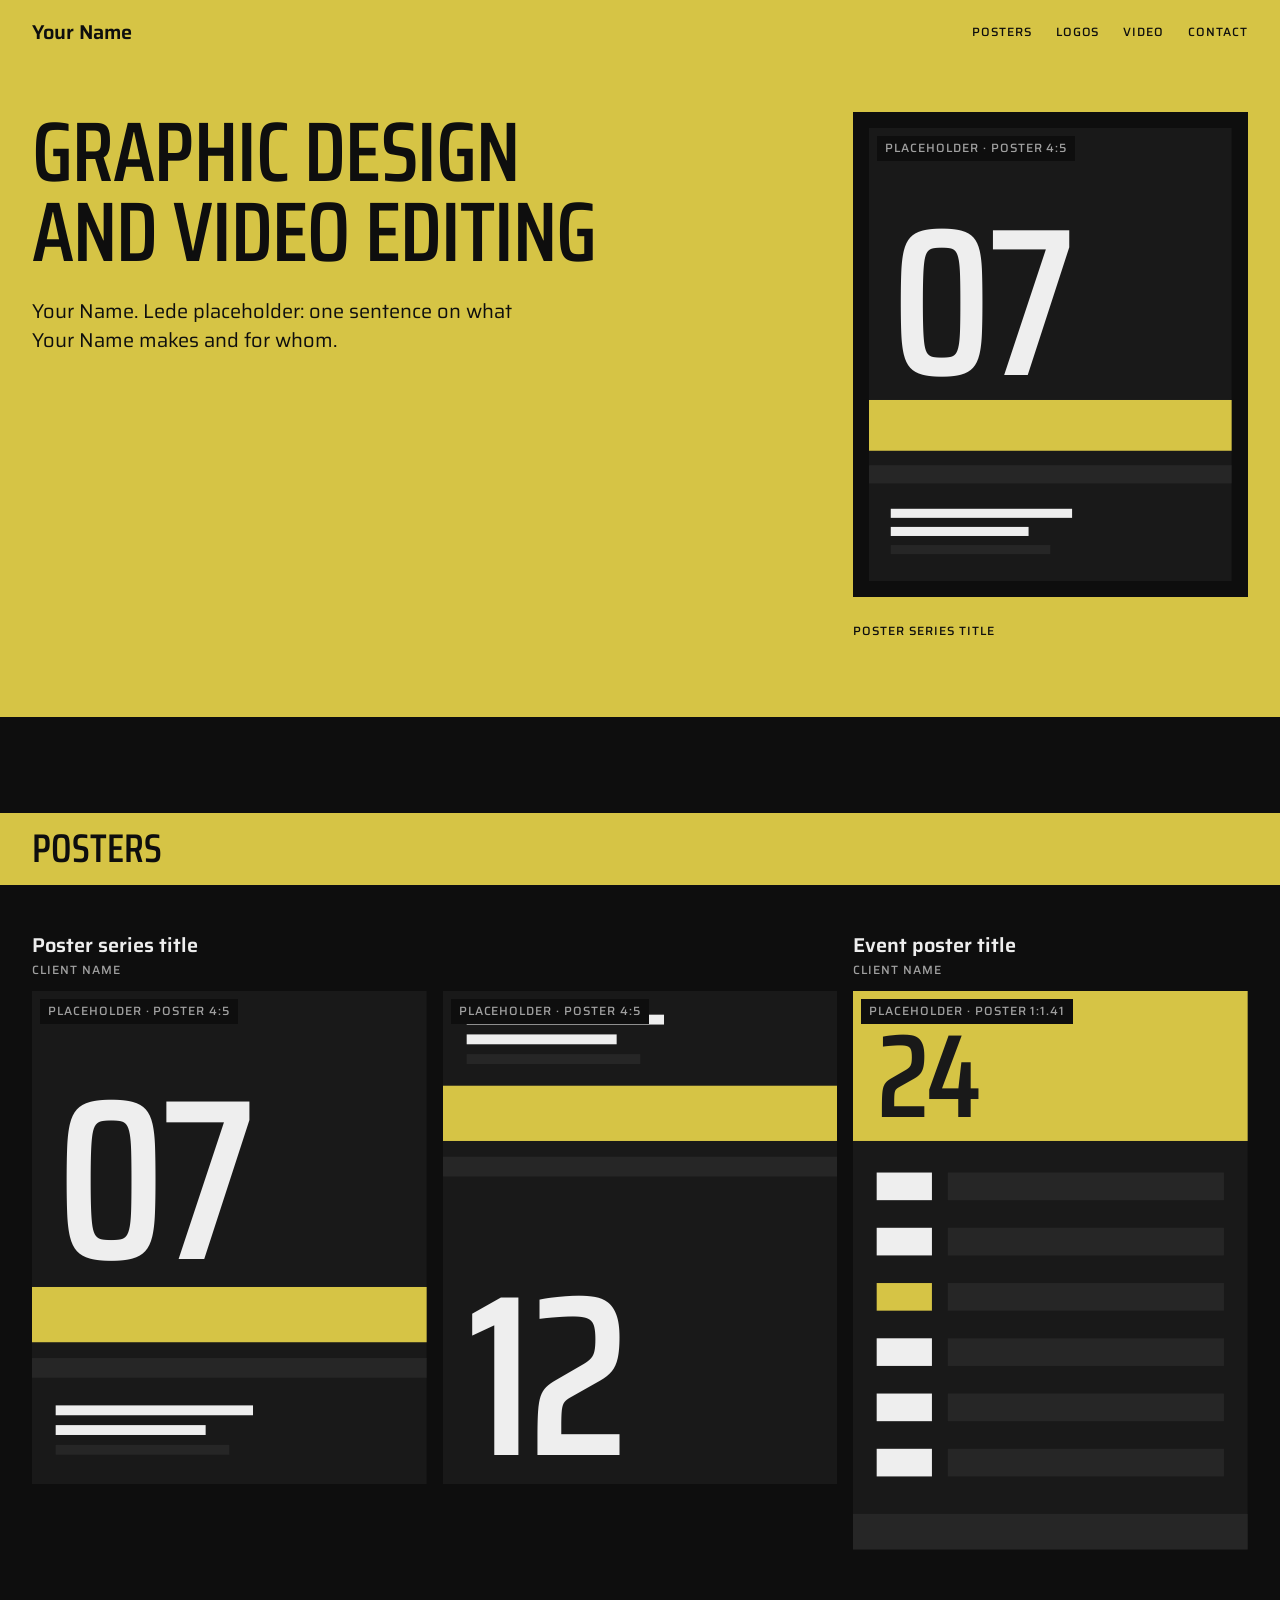
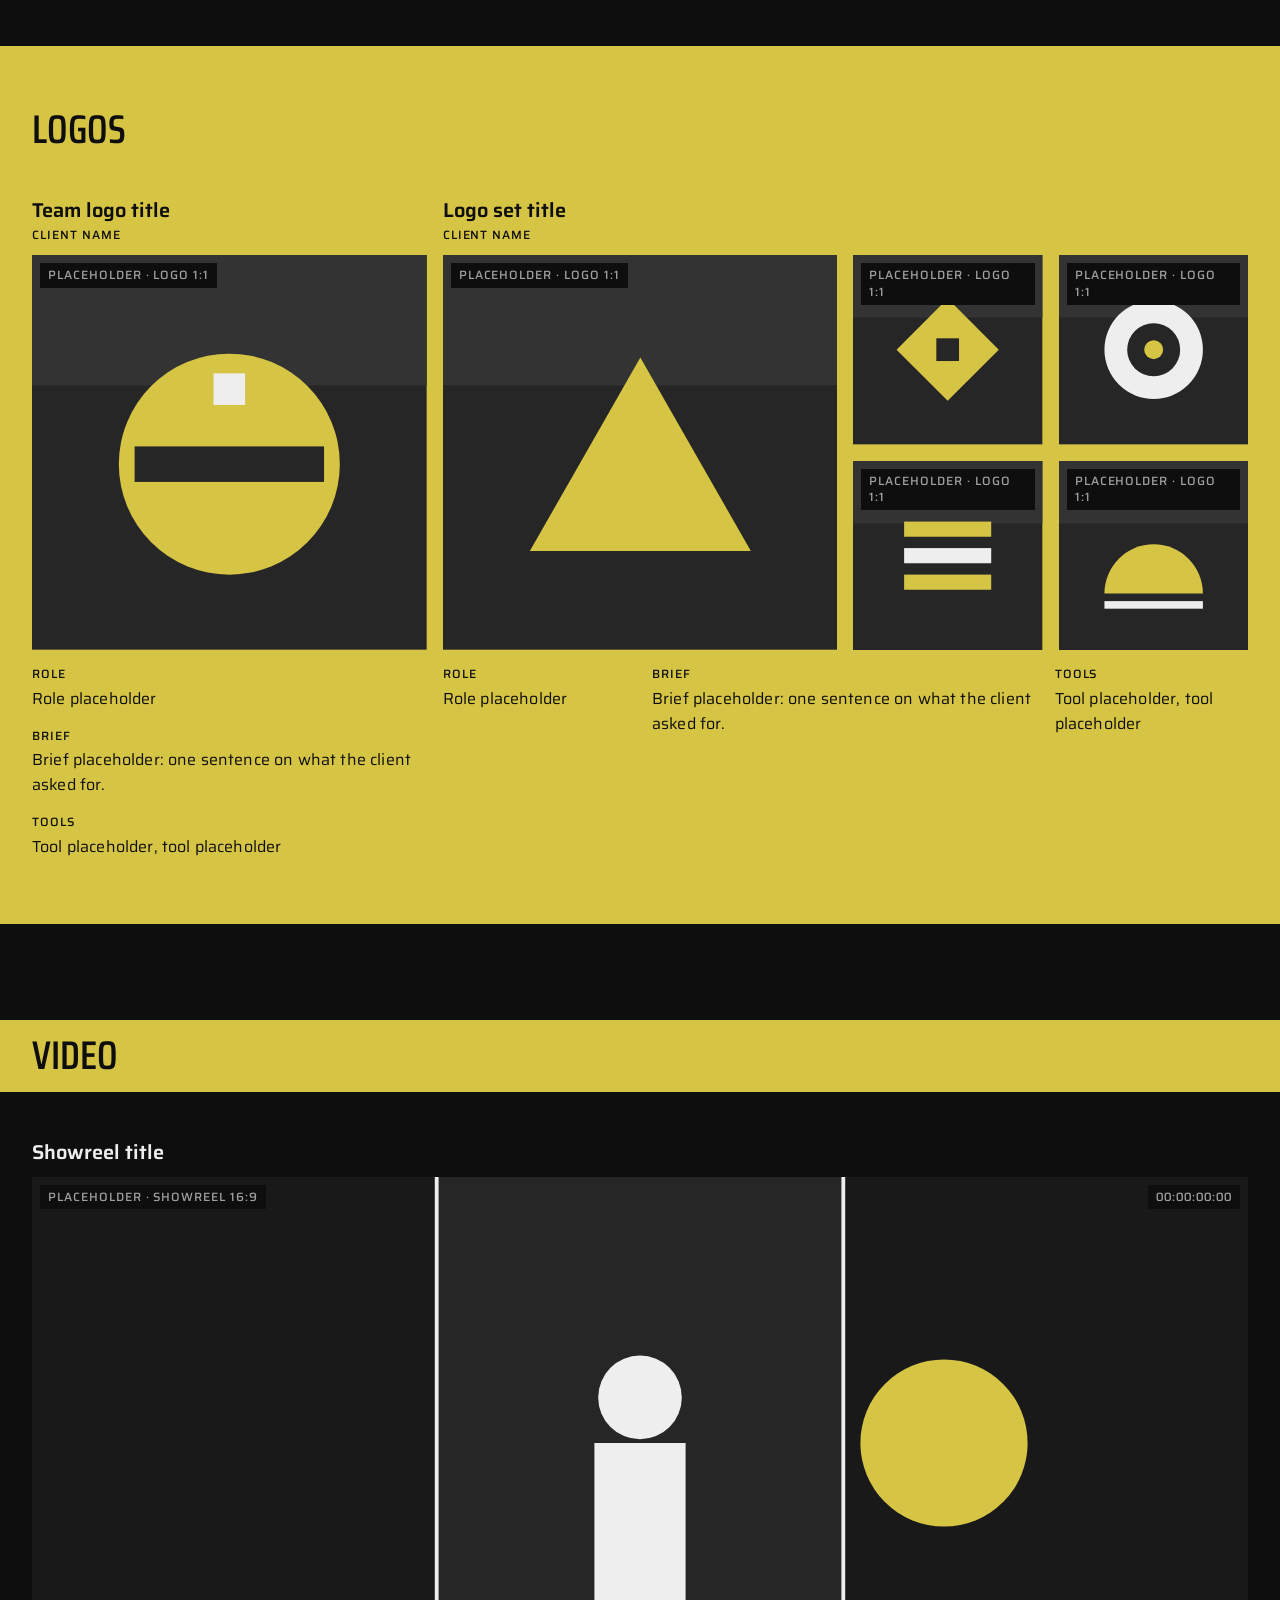
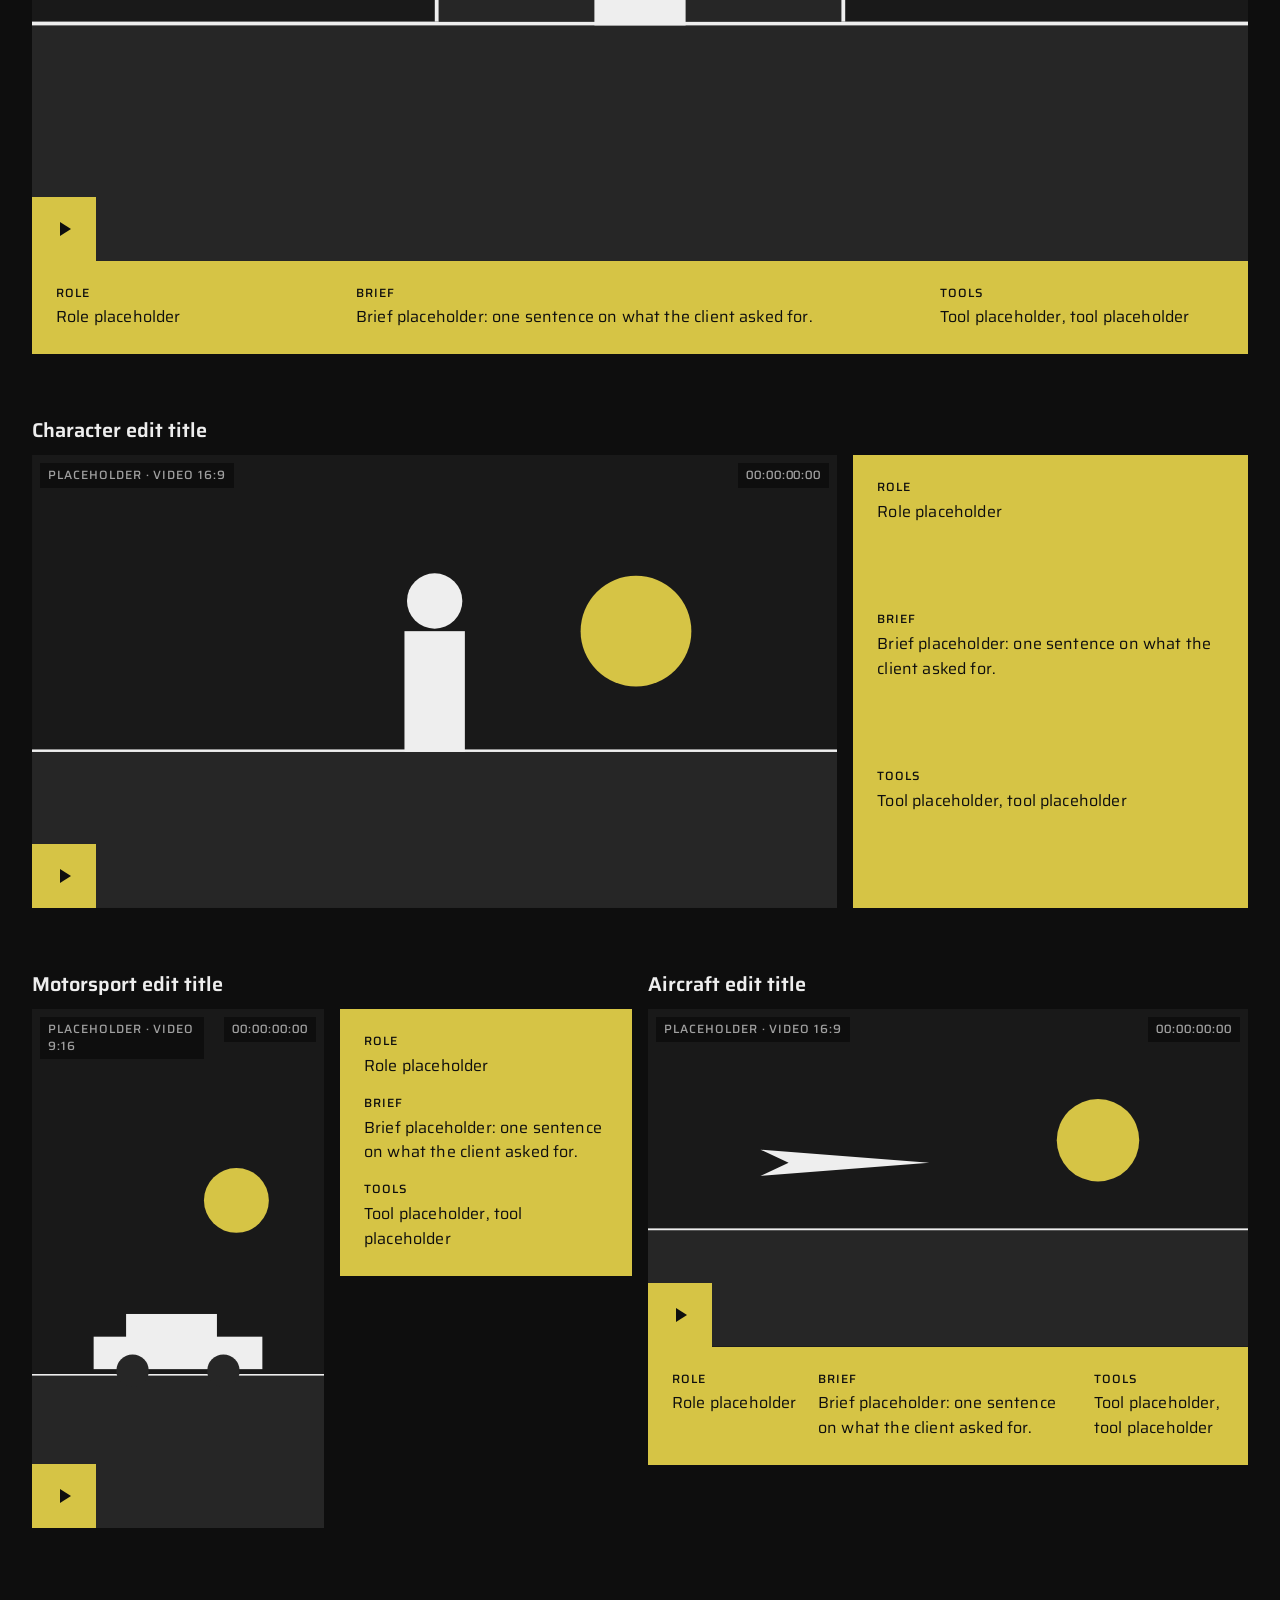
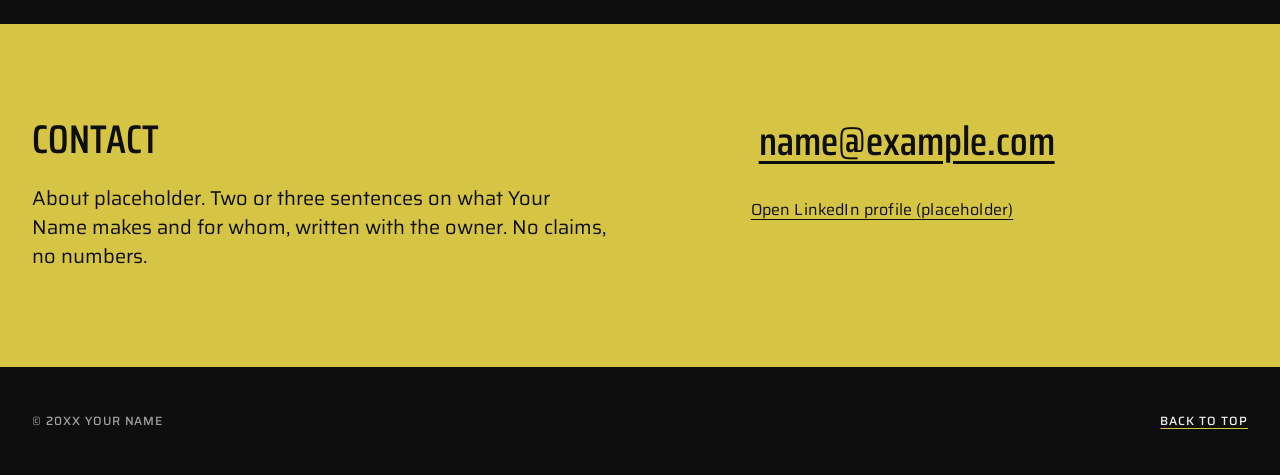
<file: demos/d/index.html>
<!doctype html>
<html lang="en">
<head>
<meta charset="utf-8">
<meta name="viewport" content="width=device-width, initial-scale=1">
<title>Your Name: graphic design and video editing (Demo D)</title>
<meta name="description" content="Your Name: graphic design and video editing. Demo with placeholder content.">
<link rel="preconnect" href="https://fonts.googleapis.com">
<link rel="preconnect" href="https://fonts.gstatic.com" crossorigin>
<link rel="stylesheet" href="https://fonts.googleapis.com/css2?family=Saira:wdth,wght@75..100,400..600&amp;display=swap">
<link rel="stylesheet" href="styles.css">
</head>
<body>
<header class="site-header on-accent">
<div class="wrap">
<a class="name" href="#top">Your Name</a>
<nav aria-label="Sections"><ul>
<li><a href="#posters">Posters</a></li>
<li><a href="#logos">Logos</a></li>
<li><a href="#video">Video</a></li>
<li><a href="#contact">Contact</a></li>
</ul></nav>
</div>
</header>
<main id="top">

<section class="opening on-accent" aria-labelledby="h1">
<div class="wrap grid">
<div class="opening-text">
<h1 id="h1">Graphic design and video editing</h1>
<p class="lede">Your Name. Lede placeholder: one sentence on what Your Name makes and for whom.</p>
</div>
<div class="opening-art">
<div class="mount"><div class="art r-45" role="img" aria-label="Placeholder art: poster, 4:5 portrait"><svg viewBox="0 0 400 500" aria-hidden="true" focusable="false"><rect class="g" x="0" y="0" width="400" height="500"/><rect class="h" x="0" y="300" width="400" height="56"/><rect class="m" x="0" y="372" width="400" height="20"/><text class="i" x="24" y="272" font-size="232">07</text><rect class="i" x="24" y="420" width="200" height="10"/><rect class="i" x="24" y="440" width="152" height="10"/><rect class="m" x="24" y="460" width="176" height="10"/></svg><span class="ph-tag" aria-hidden="true">Placeholder · Poster 4:5</span></div></div>
<a class="opening-link" href="#p-series">Poster series title</a>
</div>
</div>
</section>

<section id="posters" class="sec" aria-labelledby="posters-h">
<div class="bar on-accent"><div class="wrap"><h2 id="posters-h">Posters</h2></div></div>
<div class="wrap grid posters-grid">
<article class="piece poster p-series" id="p-series"><div class="title-block"><h3><a href="#p-series">Poster series title</a></h3><p class="client">Client name</p></div>
<div class="frame"><div class="arts"><div class="art r-45" role="img" aria-label="Placeholder art: poster, 4:5 portrait"><svg viewBox="0 0 400 500" aria-hidden="true" focusable="false"><rect class="g" x="0" y="0" width="400" height="500"/><rect class="h" x="0" y="300" width="400" height="56"/><rect class="m" x="0" y="372" width="400" height="20"/><text class="i" x="24" y="272" font-size="232">07</text><rect class="i" x="24" y="420" width="200" height="10"/><rect class="i" x="24" y="440" width="152" height="10"/><rect class="m" x="24" y="460" width="176" height="10"/></svg><span class="ph-tag" aria-hidden="true">Placeholder · Poster 4:5</span></div><div class="art r-45" role="img" aria-label="Placeholder art: poster, 4:5 portrait"><svg viewBox="0 0 400 500" aria-hidden="true" focusable="false"><rect class="g" x="0" y="0" width="400" height="500"/><rect class="i" x="24" y="24" width="200" height="10"/><rect class="i" x="24" y="44" width="152" height="10"/><rect class="m" x="24" y="64" width="176" height="10"/><rect class="h" x="0" y="96" width="400" height="56"/><rect class="m" x="0" y="168" width="400" height="20"/><text class="i" x="24" y="470" font-size="232">12</text></svg><span class="ph-tag" aria-hidden="true">Placeholder · Poster 4:5</span></div></div><dl class="fields"><div><dt>Role</dt><dd>Role placeholder</dd></div><div><dt>Brief</dt><dd>Brief placeholder: one sentence on what the client asked for.</dd></div><div><dt>Tools</dt><dd>Tool placeholder, tool placeholder</dd></div></dl></div>
</article>
<article class="piece poster p-event" id="p-event"><div class="title-block"><h3><a href="#p-event">Event poster title</a></h3><p class="client">Client name</p></div>
<div class="frame"><div class="arts"><div class="art r-141" role="img" aria-label="Placeholder art: poster, 1:1.41 portrait"><svg viewBox="0 0 400 566" aria-hidden="true" focusable="false"><rect class="g" x="0" y="0" width="400" height="566"/><rect class="h" x="0" y="0" width="400" height="152"/><text class="g" x="24" y="128" font-size="120">24</text><rect class="i" x="24" y="184" width="56" height="28"/><rect class="m" x="96" y="184" width="280" height="28"/><rect class="i" x="24" y="240" width="56" height="28"/><rect class="m" x="96" y="240" width="280" height="28"/><rect class="h" x="24" y="296" width="56" height="28"/><rect class="m" x="96" y="296" width="280" height="28"/><rect class="i" x="24" y="352" width="56" height="28"/><rect class="m" x="96" y="352" width="280" height="28"/><rect class="i" x="24" y="408" width="56" height="28"/><rect class="m" x="96" y="408" width="280" height="28"/><rect class="i" x="24" y="464" width="56" height="28"/><rect class="m" x="96" y="464" width="280" height="28"/><rect class="m" x="0" y="530" width="400" height="36"/></svg><span class="ph-tag" aria-hidden="true">Placeholder · Poster 1:1.41</span></div></div><dl class="fields"><div><dt>Role</dt><dd>Role placeholder</dd></div><div><dt>Brief</dt><dd>Brief placeholder: one sentence on what the client asked for.</dd></div><div><dt>Tools</dt><dd>Tool placeholder, tool placeholder</dd></div></dl></div>
</article>
</div>
</section>

<section id="logos" class="sec logos on-accent" aria-labelledby="logos-h">
<div class="wrap">
<h2 id="logos-h">Logos</h2>
<div class="grid logos-grid">
<article class="piece logo l-team" id="l-team"><div class="title-block"><h3><a href="#l-team">Team logo title</a></h3><p class="client">Client name</p></div>
<div class="frame"><div class="art r-11" role="img" aria-label="Placeholder art: logo, 1:1"><svg viewBox="0 0 400 400" aria-hidden="true" focusable="false"><rect class="p" x="0" y="0" width="400" height="400"/><rect class="s" x="0" y="0" width="400" height="132"/><g class="mark"><circle class="h" cx="200" cy="212" r="112"/><rect class="p" x="104" y="194" width="192" height="36"/><rect class="i" x="184" y="120" width="32" height="32"/></g></svg><span class="ph-tag" aria-hidden="true">Placeholder · Logo 1:1</span></div></div><dl class="fields"><div><dt>Role</dt><dd>Role placeholder</dd></div><div><dt>Brief</dt><dd>Brief placeholder: one sentence on what the client asked for.</dd></div><div><dt>Tools</dt><dd>Tool placeholder, tool placeholder</dd></div></dl></article>
<article class="piece logo l-set" id="l-set"><div class="title-block"><h3><a href="#l-set">Logo set title</a></h3><p class="client">Client name</p></div>
<div class="frame"><div class="set-grid"><div class="art r-11" role="img" aria-label="Placeholder art: logo, 1:1"><svg viewBox="0 0 400 400" aria-hidden="true" focusable="false"><rect class="p" x="0" y="0" width="400" height="400"/><rect class="s" x="0" y="0" width="400" height="132"/><g class="mark"><polygon class="h" points="200,104 312,300 88,300"/></g></svg><span class="ph-tag" aria-hidden="true">Placeholder · Logo 1:1</span></div><div class="set-2x2"><div class="art r-11" role="img" aria-label="Placeholder art: logo, 1:1"><svg viewBox="0 0 400 400" aria-hidden="true" focusable="false"><rect class="p" x="0" y="0" width="400" height="400"/><rect class="s" x="0" y="0" width="400" height="132"/><g class="mark"><polygon class="h" points="200,92 308,200 200,308 92,200"/><rect class="p" x="176" y="176" width="48" height="48"/></g></svg><span class="ph-tag" aria-hidden="true">Placeholder · Logo 1:1</span></div><div class="art r-11" role="img" aria-label="Placeholder art: logo, 1:1"><svg viewBox="0 0 400 400" aria-hidden="true" focusable="false"><rect class="p" x="0" y="0" width="400" height="400"/><rect class="s" x="0" y="0" width="400" height="132"/><g class="mark"><circle class="i" cx="200" cy="200" r="104"/><circle class="p" cx="200" cy="200" r="56"/><circle class="h" cx="200" cy="200" r="20"/></g></svg><span class="ph-tag" aria-hidden="true">Placeholder · Logo 1:1</span></div><div class="art r-11" role="img" aria-label="Placeholder art: logo, 1:1"><svg viewBox="0 0 400 400" aria-hidden="true" focusable="false"><rect class="p" x="0" y="0" width="400" height="400"/><rect class="s" x="0" y="0" width="400" height="132"/><g class="mark"><rect class="h" x="108" y="128" width="184" height="32"/><rect class="i" x="108" y="184" width="184" height="32"/><rect class="h" x="108" y="240" width="184" height="32"/></g></svg><span class="ph-tag" aria-hidden="true">Placeholder · Logo 1:1</span></div><div class="art r-11" role="img" aria-label="Placeholder art: logo, 1:1"><svg viewBox="0 0 400 400" aria-hidden="true" focusable="false"><rect class="p" x="0" y="0" width="400" height="400"/><rect class="s" x="0" y="0" width="400" height="132"/><g class="mark"><path class="h" d="M96 280 A104 104 0 0 1 304 280 Z"/><rect class="i" x="96" y="296" width="208" height="16"/></g></svg><span class="ph-tag" aria-hidden="true">Placeholder · Logo 1:1</span></div></div></div></div><dl class="fields"><div><dt>Role</dt><dd>Role placeholder</dd></div><div><dt>Brief</dt><dd>Brief placeholder: one sentence on what the client asked for.</dd></div><div><dt>Tools</dt><dd>Tool placeholder, tool placeholder</dd></div></dl></article>
</div>
</div>
</section>

<section id="video" class="sec" aria-labelledby="video-h">
<div class="bar on-accent"><div class="wrap"><h2 id="video-h">Video</h2></div></div>
<div class="wrap video-body">
<!-- optional: showreel -->
<article class="piece vid vid-wide" id="v-reel"><div class="title-block"><h3>Showreel title</h3></div><button type="button" class="facade" data-status="st-reel" aria-label="Play video: Showreel title (placeholder)"><div class="art r-169" aria-hidden="true"><svg viewBox="0 0 640 360" aria-hidden="true" focusable="false"><rect class="g" x="0" y="0" width="640" height="360"/><rect class="m" x="0" y="236" width="640" height="124"/><rect class="i" x="0" y="234" width="640" height="2"/><circle class="h v-sun" cx="480" cy="140" r="44"/><rect class="p" x="214" y="0" width="212" height="234"/><rect class="i" x="212" y="0" width="2" height="234"/><rect class="i" x="426" y="0" width="2" height="234"/><rect class="i" x="296" y="140" width="48" height="96"/><circle class="i" cx="320" cy="116" r="22"/></svg><span class="ph-tag" aria-hidden="true">Placeholder · Showreel 16:9</span></div><span class="sweep" aria-hidden="true"></span><span class="tc" aria-hidden="true"><span class="tc-idle">00:00:00:00</span><span class="tc-live">Preview · muted</span></span><span class="play-bar" aria-hidden="true"></span><span class="play-text" aria-hidden="true">Play with sound</span><span class="play-key" aria-hidden="true"><svg viewBox="0 0 24 24" aria-hidden="true"><path d="M8 5v14l11-7z"/></svg></span></button><p class="facade-status" id="st-reel" role="status"></p><dl class="fields strip"><div><dt>Role</dt><dd>Role placeholder</dd></div><div><dt>Brief</dt><dd>Brief placeholder: one sentence on what the client asked for.</dd></div><div><dt>Tools</dt><dd>Tool placeholder, tool placeholder</dd></div></dl></article>
<!-- /optional -->
<article class="piece vid vid-split" id="v-char"><div class="title-block"><h3>Character edit title</h3></div><button type="button" class="facade" data-status="st-char" aria-label="Play video: Character edit title (placeholder)"><div class="art r-169" aria-hidden="true"><svg viewBox="0 0 640 360" aria-hidden="true" focusable="false"><rect class="g" x="0" y="0" width="640" height="360"/><rect class="m" x="0" y="236" width="640" height="124"/><rect class="i" x="0" y="234" width="640" height="2"/><circle class="h v-sun" cx="480" cy="140" r="44"/><rect class="i" x="296" y="140" width="48" height="96"/><circle class="i" cx="320" cy="116" r="22"/></svg><span class="ph-tag" aria-hidden="true">Placeholder · Video 16:9</span></div><span class="sweep" aria-hidden="true"></span><span class="tc" aria-hidden="true"><span class="tc-idle">00:00:00:00</span><span class="tc-live">Preview · muted</span></span><span class="play-bar" aria-hidden="true"></span><span class="play-text" aria-hidden="true">Play with sound</span><span class="play-key" aria-hidden="true"><svg viewBox="0 0 24 24" aria-hidden="true"><path d="M8 5v14l11-7z"/></svg></span></button><p class="facade-status" id="st-char" role="status"></p><dl class="fields block"><div><dt>Role</dt><dd>Role placeholder</dd></div><div><dt>Brief</dt><dd>Brief placeholder: one sentence on what the client asked for.</dd></div><div><dt>Tools</dt><dd>Tool placeholder, tool placeholder</dd></div></dl></article>
<div class="vid-row">
<article class="piece vid vid-moto" id="v-moto"><div class="title-block"><h3>Motorsport edit title</h3></div><button type="button" class="facade" data-status="st-moto" aria-label="Play video: Motorsport edit title (placeholder)"><div class="art r-916" aria-hidden="true"><svg viewBox="0 0 360 640" aria-hidden="true" focusable="false"><rect class="g" x="0" y="0" width="360" height="640"/><rect class="m" x="0" y="452" width="360" height="188"/><rect class="i" x="0" y="450" width="360" height="2"/><circle class="h v-sun" cx="252" cy="236" r="40"/><rect class="i" x="76" y="404" width="208" height="40"/><rect class="i" x="116" y="376" width="112" height="32"/><circle class="m" cx="124" cy="446" r="20"/><circle class="m" cx="236" cy="446" r="20"/></svg><span class="ph-tag" aria-hidden="true">Placeholder · Video 9:16</span></div><span class="sweep" aria-hidden="true"></span><span class="tc" aria-hidden="true"><span class="tc-idle">00:00:00:00</span><span class="tc-live">Preview · muted</span></span><span class="play-bar" aria-hidden="true"></span><span class="play-text" aria-hidden="true">Play with sound</span><span class="play-key" aria-hidden="true"><svg viewBox="0 0 24 24" aria-hidden="true"><path d="M8 5v14l11-7z"/></svg></span></button><p class="facade-status" id="st-moto" role="status"></p><dl class="fields block"><div><dt>Role</dt><dd>Role placeholder</dd></div><div><dt>Brief</dt><dd>Brief placeholder: one sentence on what the client asked for.</dd></div><div><dt>Tools</dt><dd>Tool placeholder, tool placeholder</dd></div></dl></article>
<article class="piece vid vid-air" id="v-air"><div class="title-block"><h3>Aircraft edit title</h3></div><button type="button" class="facade" data-status="st-air" aria-label="Play video: Aircraft edit title (placeholder)"><div class="art r-169" aria-hidden="true"><svg viewBox="0 0 640 360" aria-hidden="true" focusable="false"><rect class="g" x="0" y="0" width="640" height="360"/><rect class="m" x="0" y="236" width="640" height="124"/><rect class="i" x="0" y="234" width="640" height="2"/><circle class="h v-sun" cx="480" cy="140" r="44"/><polygon class="i" points="120,150 300,164 120,178 150,164"/></svg><span class="ph-tag" aria-hidden="true">Placeholder · Video 16:9</span></div><span class="sweep" aria-hidden="true"></span><span class="tc" aria-hidden="true"><span class="tc-idle">00:00:00:00</span><span class="tc-live">Preview · muted</span></span><span class="play-bar" aria-hidden="true"></span><span class="play-text" aria-hidden="true">Play with sound</span><span class="play-key" aria-hidden="true"><svg viewBox="0 0 24 24" aria-hidden="true"><path d="M8 5v14l11-7z"/></svg></span></button><p class="facade-status" id="st-air" role="status"></p><dl class="fields strip"><div><dt>Role</dt><dd>Role placeholder</dd></div><div><dt>Brief</dt><dd>Brief placeholder: one sentence on what the client asked for.</dd></div><div><dt>Tools</dt><dd>Tool placeholder, tool placeholder</dd></div></dl></article>
</div>
</div>
</section>

<section id="contact" class="sec contact on-accent" aria-labelledby="contact-h">
<div class="wrap grid">
<div class="contact-about">
<h2 id="contact-h">Contact</h2>
<p class="about">About placeholder. Two or three sentences on what Your Name makes and for whom, written with the owner. No claims, no numbers.</p>
</div>
<div class="contact-links">
<a class="email" href="mailto:name@example.com">name@example.com</a>
<a class="linkedin" href="#">Open LinkedIn profile (placeholder)</a>
</div>
</div>
</section>
</main>
<footer class="site-footer">
<div class="wrap foot">
<p class="label muted">© 20XX Your Name</p>
<a class="to-top label" href="#top">Back to top</a>
</div>
</footer>
<script>
document.querySelectorAll('button.facade').forEach(function (b) {
  b.addEventListener('click', function () {
    document.getElementById(b.dataset.status).textContent = 'Demo only: the video player loads here on the live site.';
  });
});
</script>
</body>
</html>
</file>
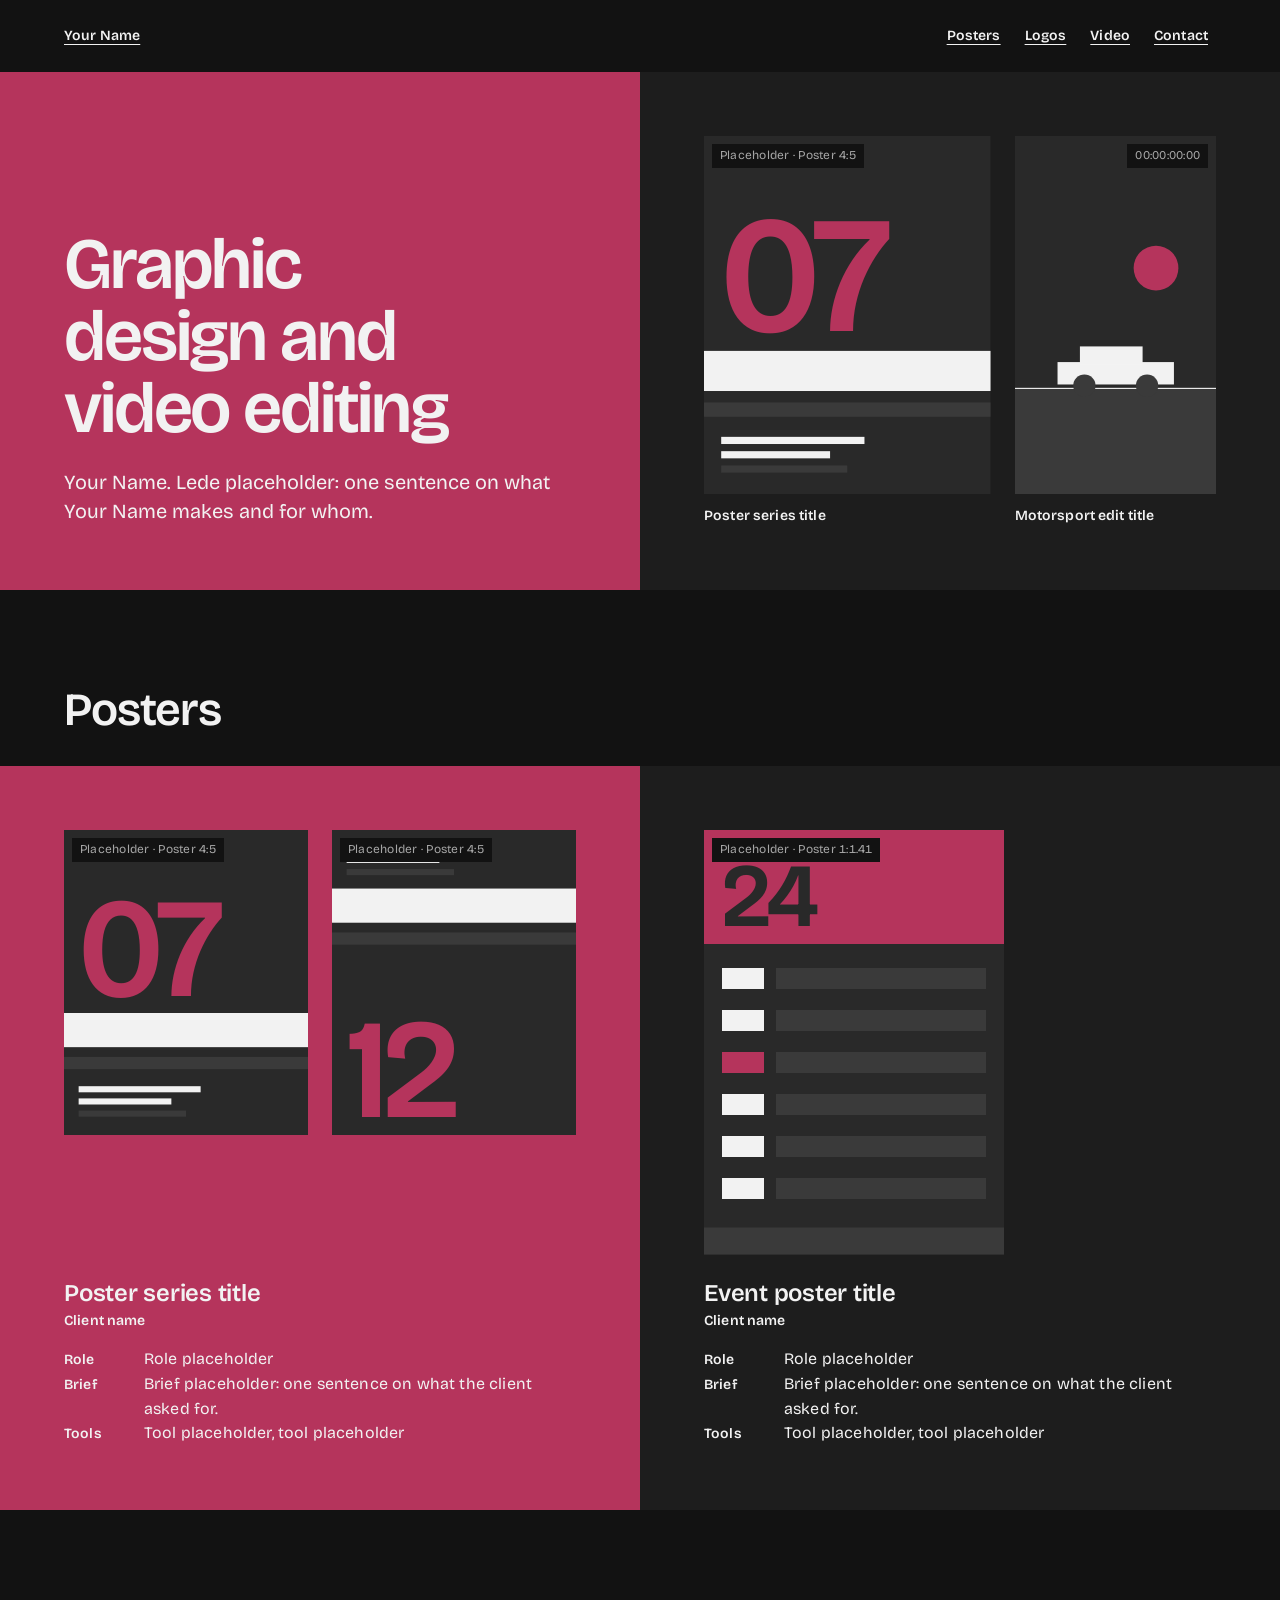
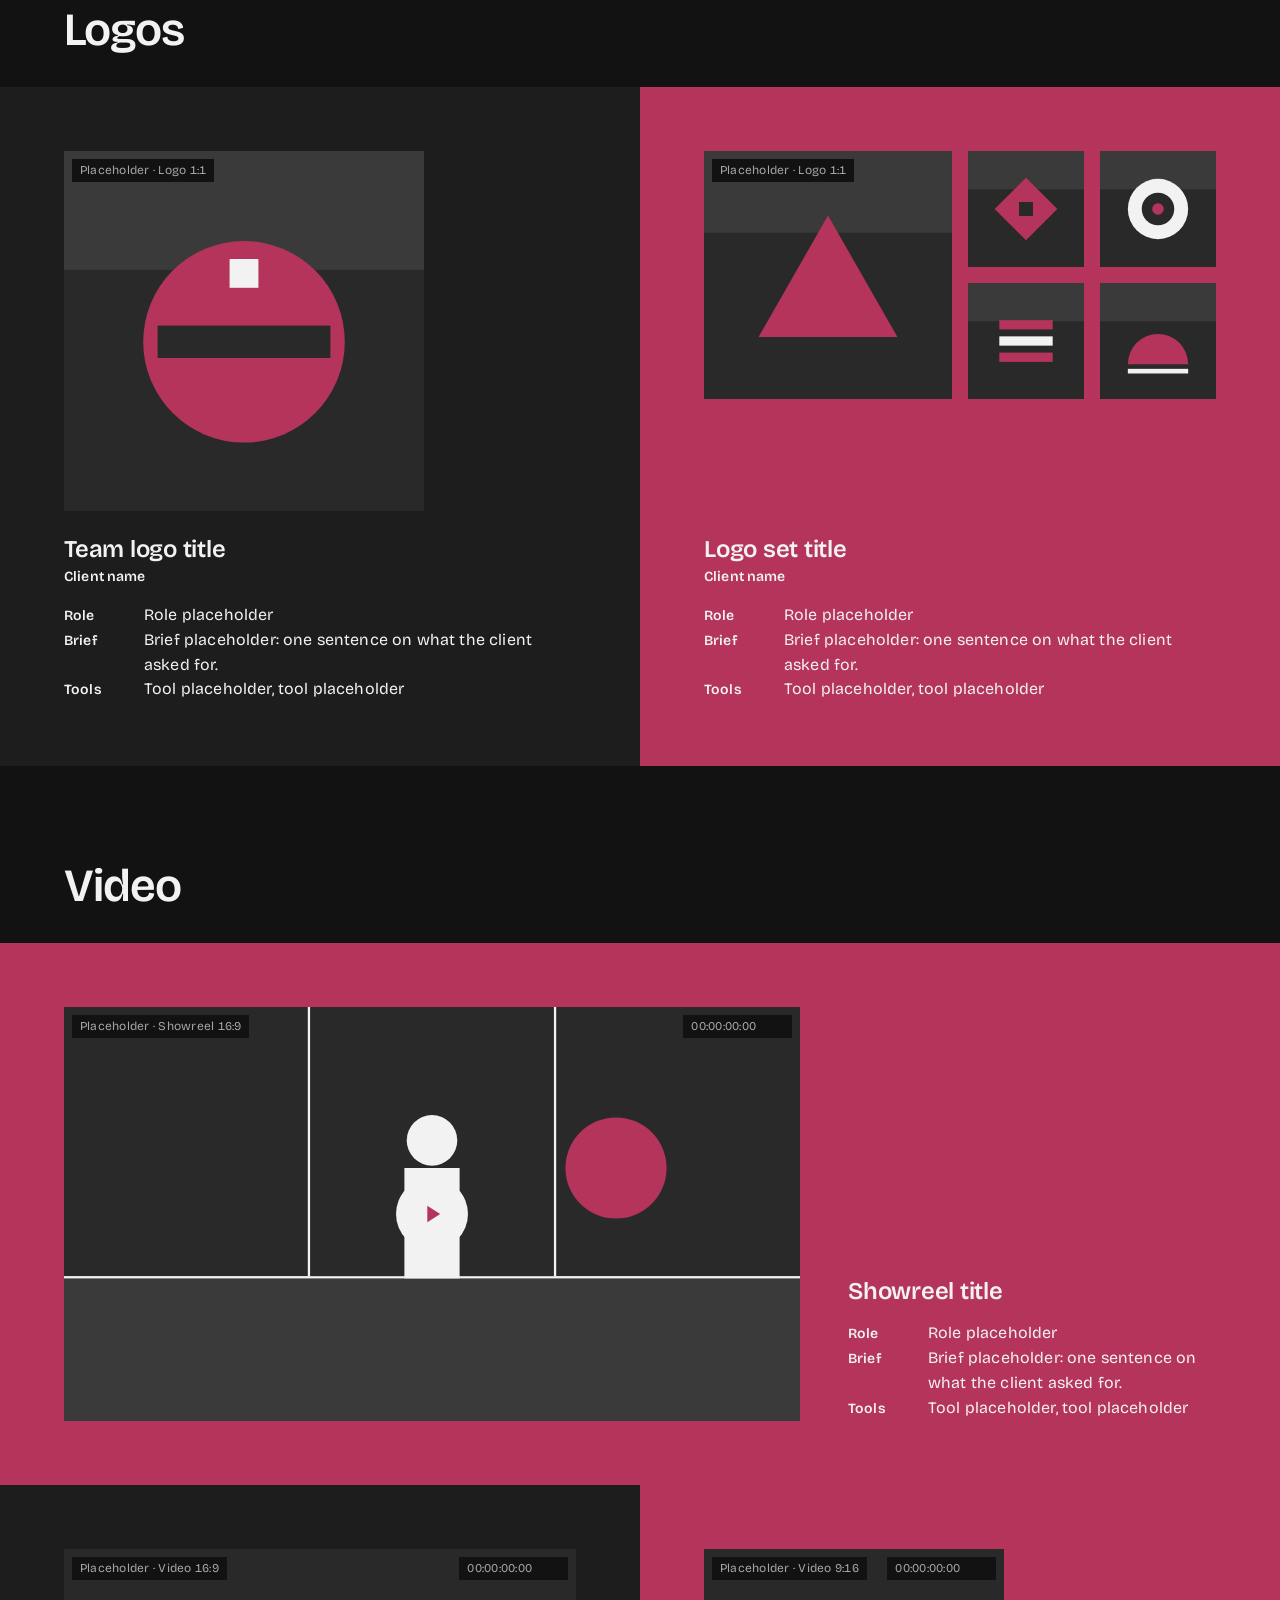
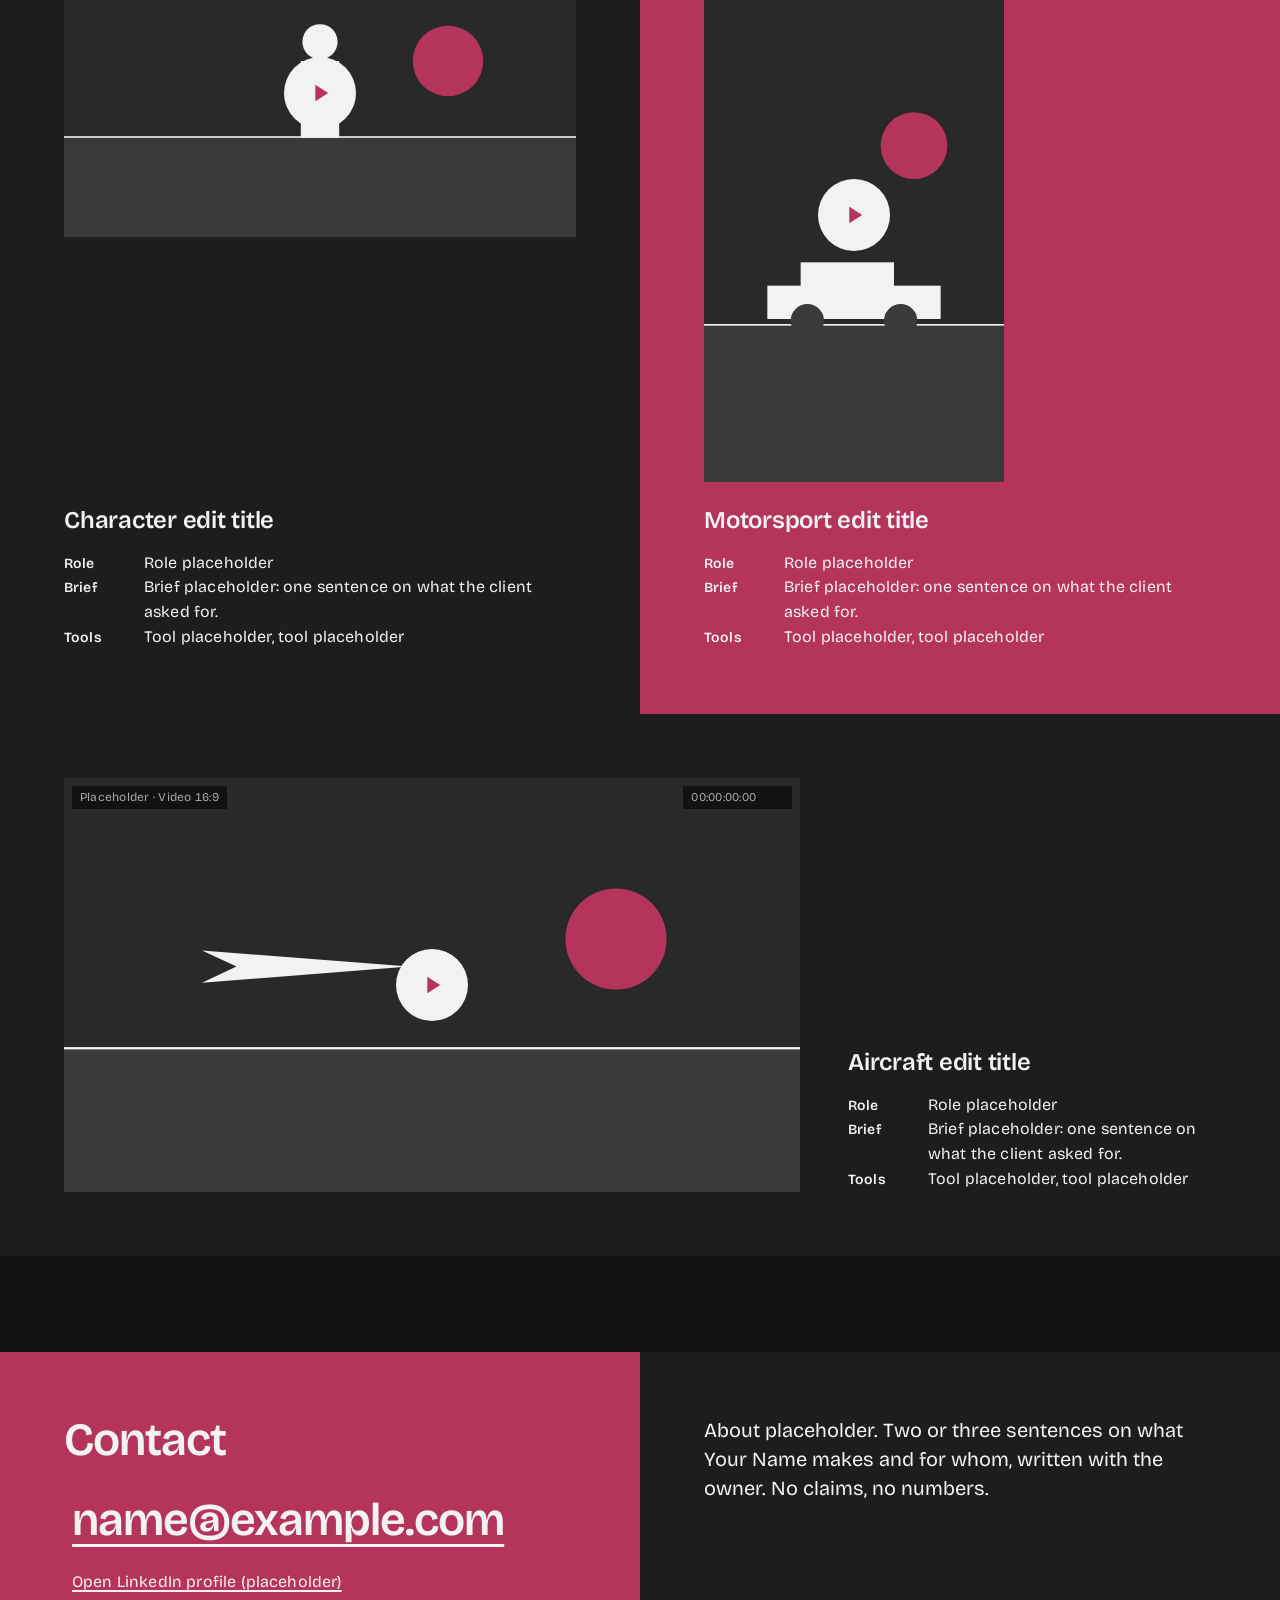
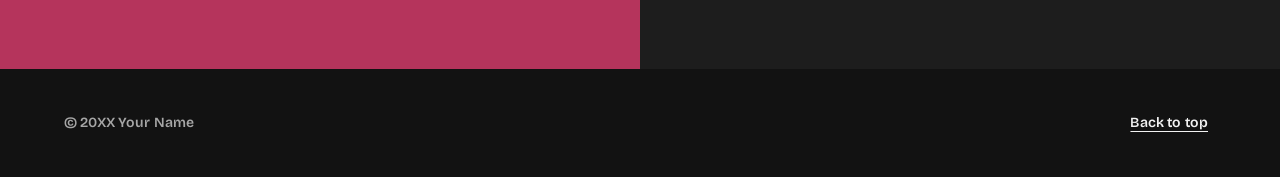
<file: demos/e/index.html>
<!DOCTYPE html>
<html lang="en">
<head>
<meta charset="utf-8">
<meta name="viewport" content="width=device-width, initial-scale=1">
<title>Your Name: graphic design and video editing (Demo E)</title>
<meta name="description" content="Your Name: graphic design and video editing. Demo with placeholder content.">
<link rel="preconnect" href="https://fonts.googleapis.com">
<link rel="preconnect" href="https://fonts.gstatic.com" crossorigin>
<link rel="stylesheet" href="https://fonts.googleapis.com/css2?family=Bricolage+Grotesque:opsz,wght@12..96,400..600&amp;display=swap">
<link rel="stylesheet" href="styles.css">
</head>
<body>
<header class="site-header">
<div class="wrap hdr">
<a class="name label ulink-t" href="#top">Your Name</a>
<nav aria-label="Sections"><ul>
<li><a class="label ulink" href="#posters">Posters</a></li>
<li><a class="label ulink" href="#logos">Logos</a></li>
<li><a class="label ulink" href="#video">Video</a></li>
<li><a class="label ulink" href="#contact">Contact</a></li>
</ul></nav>
</div>
</header>
<main id="top">
<section class="spread opening" aria-labelledby="h-title">
<div class="plate plate-a pl"><div class="plate-in open-a">
<h1 id="h-title">Graphic design and video editing</h1>
<p class="lede">Your Name. Lede placeholder: one sentence on what Your Name makes and for whom.</p>
</div></div>
<div class="plate plate-s pr"><div class="plate-in"><div class="previews">
<a class="preview pv-poster" href="#p-series"><div class="frame"><div class="art r45" role="img" aria-label="Placeholder art: poster, 4:5 portrait"><svg viewBox="0 0 400 500" aria-hidden="true" focusable="false"><rect class="g" x="0" y="0" width="400" height="500"/><rect class="i" x="0" y="300" width="400" height="56"/><rect class="m" x="0" y="372" width="400" height="20"/><text class="h" x="24" y="272" font-size="232">07</text><rect class="i" x="24" y="420" width="200" height="10"/><rect class="i" x="24" y="440" width="152" height="10"/><rect class="m" x="24" y="460" width="176" height="10"/></svg><span class="ph-tag" aria-hidden="true">Placeholder · Poster 4:5</span></div></div><span class="label">Poster series title</span></a>
<a class="preview pv-moto" href="#v-moto"><div class="frame"><div class="art r916" role="img" aria-label="Placeholder art: video, 9:16 portrait"><svg viewBox="0 0 360 640" aria-hidden="true" focusable="false"><rect class="g" x="0" y="0" width="360" height="640"/><rect class="m" x="0" y="452" width="360" height="188"/><rect class="i" x="0" y="450" width="360" height="2"/><circle class="h v-sun" cx="252" cy="236" r="40"/><rect class="i" x="76" y="404" width="208" height="40"/><rect class="i" x="116" y="376" width="112" height="32"/><circle class="m" cx="124" cy="446" r="20"/><circle class="m" cx="236" cy="446" r="20"/></svg></div><span class="tc" aria-hidden="true"><span class="tc-idle">00:00:00:00</span></span></div><span class="label">Motorsport edit title</span></a>
</div></div></div>
</section>

<section aria-labelledby="h-posters">
<div class="wrap sec-head"><h2 id="h-posters">Posters</h2></div>
<div id="posters" class="spread">
<article class="piece plate plate-a pl " id="p-series"><div class="plate-in"><div class="pair"><div class="frame "><div class="art r45" role="img" aria-label="Placeholder art: poster, 4:5 portrait"><svg viewBox="0 0 400 500" aria-hidden="true" focusable="false"><rect class="g" x="0" y="0" width="400" height="500"/><rect class="i" x="0" y="300" width="400" height="56"/><rect class="m" x="0" y="372" width="400" height="20"/><text class="h" x="24" y="272" font-size="232">07</text><rect class="i" x="24" y="420" width="200" height="10"/><rect class="i" x="24" y="440" width="152" height="10"/><rect class="m" x="24" y="460" width="176" height="10"/></svg><span class="ph-tag" aria-hidden="true">Placeholder · Poster 4:5</span></div></div><div class="frame "><div class="art r45" role="img" aria-label="Placeholder art: poster, 4:5 portrait"><svg viewBox="0 0 400 500" aria-hidden="true" focusable="false"><rect class="g" x="0" y="0" width="400" height="500"/><rect class="i" x="24" y="24" width="200" height="10"/><rect class="i" x="24" y="44" width="152" height="10"/><rect class="m" x="24" y="64" width="176" height="10"/><rect class="i" x="0" y="96" width="400" height="56"/><rect class="m" x="0" y="168" width="400" height="20"/><text class="h" x="24" y="470" font-size="232">12</text></svg><span class="ph-tag" aria-hidden="true">Placeholder · Poster 4:5</span></div></div></div><div class="caption"><h3><a href="#p-series">Poster series title</a></h3><p class="client">Client name</p><dl class="fields"><div><dt>Role</dt><dd>Role placeholder</dd></div><div><dt>Brief</dt><dd>Brief placeholder: one sentence on what the client asked for.</dd></div><div><dt>Tools</dt><dd>Tool placeholder, tool placeholder</dd></div></dl></div></div></article>
<article class="piece plate plate-s pr " id="p-event"><div class="plate-in"><div class="frame fr-event"><div class="art r141" role="img" aria-label="Placeholder art: poster, 1:1.41 portrait"><svg viewBox="0 0 400 566" aria-hidden="true" focusable="false"><rect class="g" x="0" y="0" width="400" height="566"/><rect class="h" x="0" y="0" width="400" height="152"/><text class="g" x="24" y="128" font-size="120">24</text><rect class="i" x="24" y="184" width="56" height="28"/><rect class="m" x="96" y="184" width="280" height="28"/><rect class="i" x="24" y="240" width="56" height="28"/><rect class="m" x="96" y="240" width="280" height="28"/><rect class="h" x="24" y="296" width="56" height="28"/><rect class="m" x="96" y="296" width="280" height="28"/><rect class="i" x="24" y="352" width="56" height="28"/><rect class="m" x="96" y="352" width="280" height="28"/><rect class="i" x="24" y="408" width="56" height="28"/><rect class="m" x="96" y="408" width="280" height="28"/><rect class="i" x="24" y="464" width="56" height="28"/><rect class="m" x="96" y="464" width="280" height="28"/><rect class="m" x="0" y="530" width="400" height="36"/></svg><span class="ph-tag" aria-hidden="true">Placeholder · Poster 1:1.41</span></div></div><div class="caption"><h3><a href="#p-event">Event poster title</a></h3><p class="client">Client name</p><dl class="fields"><div><dt>Role</dt><dd>Role placeholder</dd></div><div><dt>Brief</dt><dd>Brief placeholder: one sentence on what the client asked for.</dd></div><div><dt>Tools</dt><dd>Tool placeholder, tool placeholder</dd></div></dl></div></div></article>
</div>
</section>

<section aria-labelledby="h-logos">
<div class="wrap sec-head"><h2 id="h-logos">Logos</h2></div>
<div id="logos" class="spread">
<article class="piece plate plate-s pl " id="l-team"><div class="plate-in"><div class="frame fr-team"><div class="art r11" role="img" aria-label="Placeholder art: logo, 1:1"><svg viewBox="0 0 400 400" aria-hidden="true" focusable="false"><rect class="p" x="0" y="0" width="400" height="400"/><rect class="s" x="0" y="0" width="400" height="132"/><g class="mark"><circle class="h" cx="200" cy="212" r="112"/><rect class="p" x="104" y="194" width="192" height="36"/><rect class="i" x="184" y="120" width="32" height="32"/></g></svg><span class="ph-tag" aria-hidden="true">Placeholder · Logo 1:1</span></div></div><div class="caption"><h3><a href="#l-team">Team logo title</a></h3><p class="client">Client name</p><dl class="fields"><div><dt>Role</dt><dd>Role placeholder</dd></div><div><dt>Brief</dt><dd>Brief placeholder: one sentence on what the client asked for.</dd></div><div><dt>Tools</dt><dd>Tool placeholder, tool placeholder</dd></div></dl></div></div></article>
<article class="piece plate plate-a pr " id="l-set"><div class="plate-in"><div class="logo-set"><div class="frame ls-a"><div class="art r11" role="img" aria-label="Placeholder art: logo A, 1:1"><svg viewBox="0 0 400 400" aria-hidden="true" focusable="false"><rect class="p" x="0" y="0" width="400" height="400"/><rect class="s" x="0" y="0" width="400" height="132"/><g class="mark"><polygon class="h" points="200,104 312,300 88,300"/></g></svg><span class="ph-tag" aria-hidden="true">Placeholder · Logo 1:1</span></div></div><div class="frame "><div class="art r11" role="img" aria-label="Placeholder art: logo B, 1:1"><svg viewBox="0 0 400 400" aria-hidden="true" focusable="false"><rect class="p" x="0" y="0" width="400" height="400"/><rect class="s" x="0" y="0" width="400" height="132"/><g class="mark"><polygon class="h" points="200,92 308,200 200,308 92,200"/><rect class="p" x="176" y="176" width="48" height="48"/></g></svg></div></div><div class="frame "><div class="art r11" role="img" aria-label="Placeholder art: logo C, 1:1"><svg viewBox="0 0 400 400" aria-hidden="true" focusable="false"><rect class="p" x="0" y="0" width="400" height="400"/><rect class="s" x="0" y="0" width="400" height="132"/><g class="mark"><circle class="i" cx="200" cy="200" r="104"/><circle class="p" cx="200" cy="200" r="56"/><circle class="h" cx="200" cy="200" r="20"/></g></svg></div></div><div class="frame "><div class="art r11" role="img" aria-label="Placeholder art: logo D, 1:1"><svg viewBox="0 0 400 400" aria-hidden="true" focusable="false"><rect class="p" x="0" y="0" width="400" height="400"/><rect class="s" x="0" y="0" width="400" height="132"/><g class="mark"><rect class="h" x="108" y="128" width="184" height="32"/><rect class="i" x="108" y="184" width="184" height="32"/><rect class="h" x="108" y="240" width="184" height="32"/></g></svg></div></div><div class="frame "><div class="art r11" role="img" aria-label="Placeholder art: logo E, 1:1"><svg viewBox="0 0 400 400" aria-hidden="true" focusable="false"><rect class="p" x="0" y="0" width="400" height="400"/><rect class="s" x="0" y="0" width="400" height="132"/><g class="mark"><path class="h" d="M96 280 A104 104 0 0 1 304 280 Z"/><rect class="i" x="96" y="296" width="208" height="16"/></g></svg></div></div></div><div class="caption"><h3><a href="#l-set">Logo set title</a></h3><p class="client">Client name</p><dl class="fields"><div><dt>Role</dt><dd>Role placeholder</dd></div><div><dt>Brief</dt><dd>Brief placeholder: one sentence on what the client asked for.</dd></div><div><dt>Tools</dt><dd>Tool placeholder, tool placeholder</dd></div></dl></div></div></article>
</div>
</section>

<section aria-labelledby="h-video">
<div class="wrap sec-head"><h2 id="h-video">Video</h2></div>
<div id="video" class="spread">
<!-- optional: showreel -->
<article class="piece plate plate-a pw plate-wide" id="v-reel"><div class="plate-in"><div class="media m169"><button type="button" class="facade" data-status="st-reel" aria-label="Play video: Showreel title (placeholder)"><span class="art r169" aria-hidden="true"><svg viewBox="0 0 640 360" aria-hidden="true" focusable="false"><rect class="g" x="0" y="0" width="640" height="360"/><rect class="m" x="0" y="236" width="640" height="124"/><rect class="i" x="0" y="234" width="640" height="2"/><circle class="h v-sun" cx="480" cy="140" r="44"/><rect class="p" x="214" y="0" width="212" height="234"/><rect class="i" x="212" y="0" width="2" height="234"/><rect class="i" x="426" y="0" width="2" height="234"/><rect class="i" x="296" y="140" width="48" height="96"/><circle class="i" cx="320" cy="116" r="22"/></svg><span class="ph-tag" aria-hidden="true">Placeholder · Showreel 16:9</span></span><span class="sweep" aria-hidden="true"></span><span class="tc" aria-hidden="true"><span class="tc-idle">00:00:00:00</span><span class="tc-live">Preview · muted</span></span><span class="disc" aria-hidden="true"><svg viewBox="0 0 24 24" width="28" height="28" aria-hidden="true" focusable="false"><path d="M8 5v14l11-7z"/></svg></span></button><p class="facade-status" id="st-reel" role="status"></p></div><div class="caption"><h3>Showreel title</h3><dl class="fields"><div><dt>Role</dt><dd>Role placeholder</dd></div><div><dt>Brief</dt><dd>Brief placeholder: one sentence on what the client asked for.</dd></div><div><dt>Tools</dt><dd>Tool placeholder, tool placeholder</dd></div></dl></div></div></article>
<!-- /optional -->
<article class="piece plate plate-s pl" id="v-char"><div class="plate-in"><div class="media m169"><button type="button" class="facade" data-status="st-char" aria-label="Play video: Character edit title (placeholder)"><span class="art r169" aria-hidden="true"><svg viewBox="0 0 640 360" aria-hidden="true" focusable="false"><rect class="g" x="0" y="0" width="640" height="360"/><rect class="m" x="0" y="236" width="640" height="124"/><rect class="i" x="0" y="234" width="640" height="2"/><circle class="h v-sun" cx="480" cy="140" r="44"/><rect class="i" x="296" y="140" width="48" height="96"/><circle class="i" cx="320" cy="116" r="22"/></svg><span class="ph-tag" aria-hidden="true">Placeholder · Video 16:9</span></span><span class="sweep" aria-hidden="true"></span><span class="tc" aria-hidden="true"><span class="tc-idle">00:00:00:00</span><span class="tc-live">Preview · muted</span></span><span class="disc" aria-hidden="true"><svg viewBox="0 0 24 24" width="28" height="28" aria-hidden="true" focusable="false"><path d="M8 5v14l11-7z"/></svg></span></button><p class="facade-status" id="st-char" role="status"></p></div><div class="caption"><h3>Character edit title</h3><dl class="fields"><div><dt>Role</dt><dd>Role placeholder</dd></div><div><dt>Brief</dt><dd>Brief placeholder: one sentence on what the client asked for.</dd></div><div><dt>Tools</dt><dd>Tool placeholder, tool placeholder</dd></div></dl></div></div></article>
<article class="piece plate plate-a pr" id="v-moto"><div class="plate-in"><div class="media m916"><button type="button" class="facade" data-status="st-moto" aria-label="Play video: Motorsport edit title (placeholder)"><span class="art r916" aria-hidden="true"><svg viewBox="0 0 360 640" aria-hidden="true" focusable="false"><rect class="g" x="0" y="0" width="360" height="640"/><rect class="m" x="0" y="452" width="360" height="188"/><rect class="i" x="0" y="450" width="360" height="2"/><circle class="h v-sun" cx="252" cy="236" r="40"/><rect class="i" x="76" y="404" width="208" height="40"/><rect class="i" x="116" y="376" width="112" height="32"/><circle class="m" cx="124" cy="446" r="20"/><circle class="m" cx="236" cy="446" r="20"/></svg><span class="ph-tag" aria-hidden="true">Placeholder · Video 9:16</span></span><span class="sweep" aria-hidden="true"></span><span class="tc" aria-hidden="true"><span class="tc-idle">00:00:00:00</span><span class="tc-live">Preview · muted</span></span><span class="disc" aria-hidden="true"><svg viewBox="0 0 24 24" width="28" height="28" aria-hidden="true" focusable="false"><path d="M8 5v14l11-7z"/></svg></span></button><p class="facade-status" id="st-moto" role="status"></p></div><div class="caption"><h3>Motorsport edit title</h3><dl class="fields"><div><dt>Role</dt><dd>Role placeholder</dd></div><div><dt>Brief</dt><dd>Brief placeholder: one sentence on what the client asked for.</dd></div><div><dt>Tools</dt><dd>Tool placeholder, tool placeholder</dd></div></dl></div></div></article>
<article class="piece plate plate-s pw plate-wide" id="v-air"><div class="plate-in"><div class="media m169"><button type="button" class="facade" data-status="st-air" aria-label="Play video: Aircraft edit title (placeholder)"><span class="art r169" aria-hidden="true"><svg viewBox="0 0 640 360" aria-hidden="true" focusable="false"><rect class="g" x="0" y="0" width="640" height="360"/><rect class="m" x="0" y="236" width="640" height="124"/><rect class="i" x="0" y="234" width="640" height="2"/><circle class="h v-sun" cx="480" cy="140" r="44"/><polygon class="i" points="120,150 300,164 120,178 150,164"/></svg><span class="ph-tag" aria-hidden="true">Placeholder · Video 16:9</span></span><span class="sweep" aria-hidden="true"></span><span class="tc" aria-hidden="true"><span class="tc-idle">00:00:00:00</span><span class="tc-live">Preview · muted</span></span><span class="disc" aria-hidden="true"><svg viewBox="0 0 24 24" width="28" height="28" aria-hidden="true" focusable="false"><path d="M8 5v14l11-7z"/></svg></span></button><p class="facade-status" id="st-air" role="status"></p></div><div class="caption"><h3>Aircraft edit title</h3><dl class="fields"><div><dt>Role</dt><dd>Role placeholder</dd></div><div><dt>Brief</dt><dd>Brief placeholder: one sentence on what the client asked for.</dd></div><div><dt>Tools</dt><dd>Tool placeholder, tool placeholder</dd></div></dl></div></div></article>
</div>
</section>

<section id="contact" class="contact" aria-labelledby="h-contact">
<div class="spread">
<div class="plate plate-a pl"><div class="plate-in">
<h2 id="h-contact">Contact</h2>
<a class="cta email" href="mailto:name@example.com">name@example.com</a>
<a class="cta in" href="#">Open LinkedIn profile (placeholder)</a>
</div></div>
<div class="plate plate-s pr"><div class="plate-in">
<p class="about">About placeholder. Two or three sentences on what Your Name makes and for whom, written with the owner. No claims, no numbers.</p>
</div></div>
</div>
</section>
</main>
<footer>
<div class="wrap foot">
<p class="label copy">© 20XX Your Name</p>
<a class="label ulink" href="#top">Back to top</a>
</div>
</footer>
<script>
document.querySelectorAll('button.facade').forEach(function (b) {
  b.addEventListener('click', function () {
    document.getElementById(b.dataset.status).textContent = 'Demo only: the video player loads here on the live site.';
  });
});
</script>
</body>
</html>
</file>
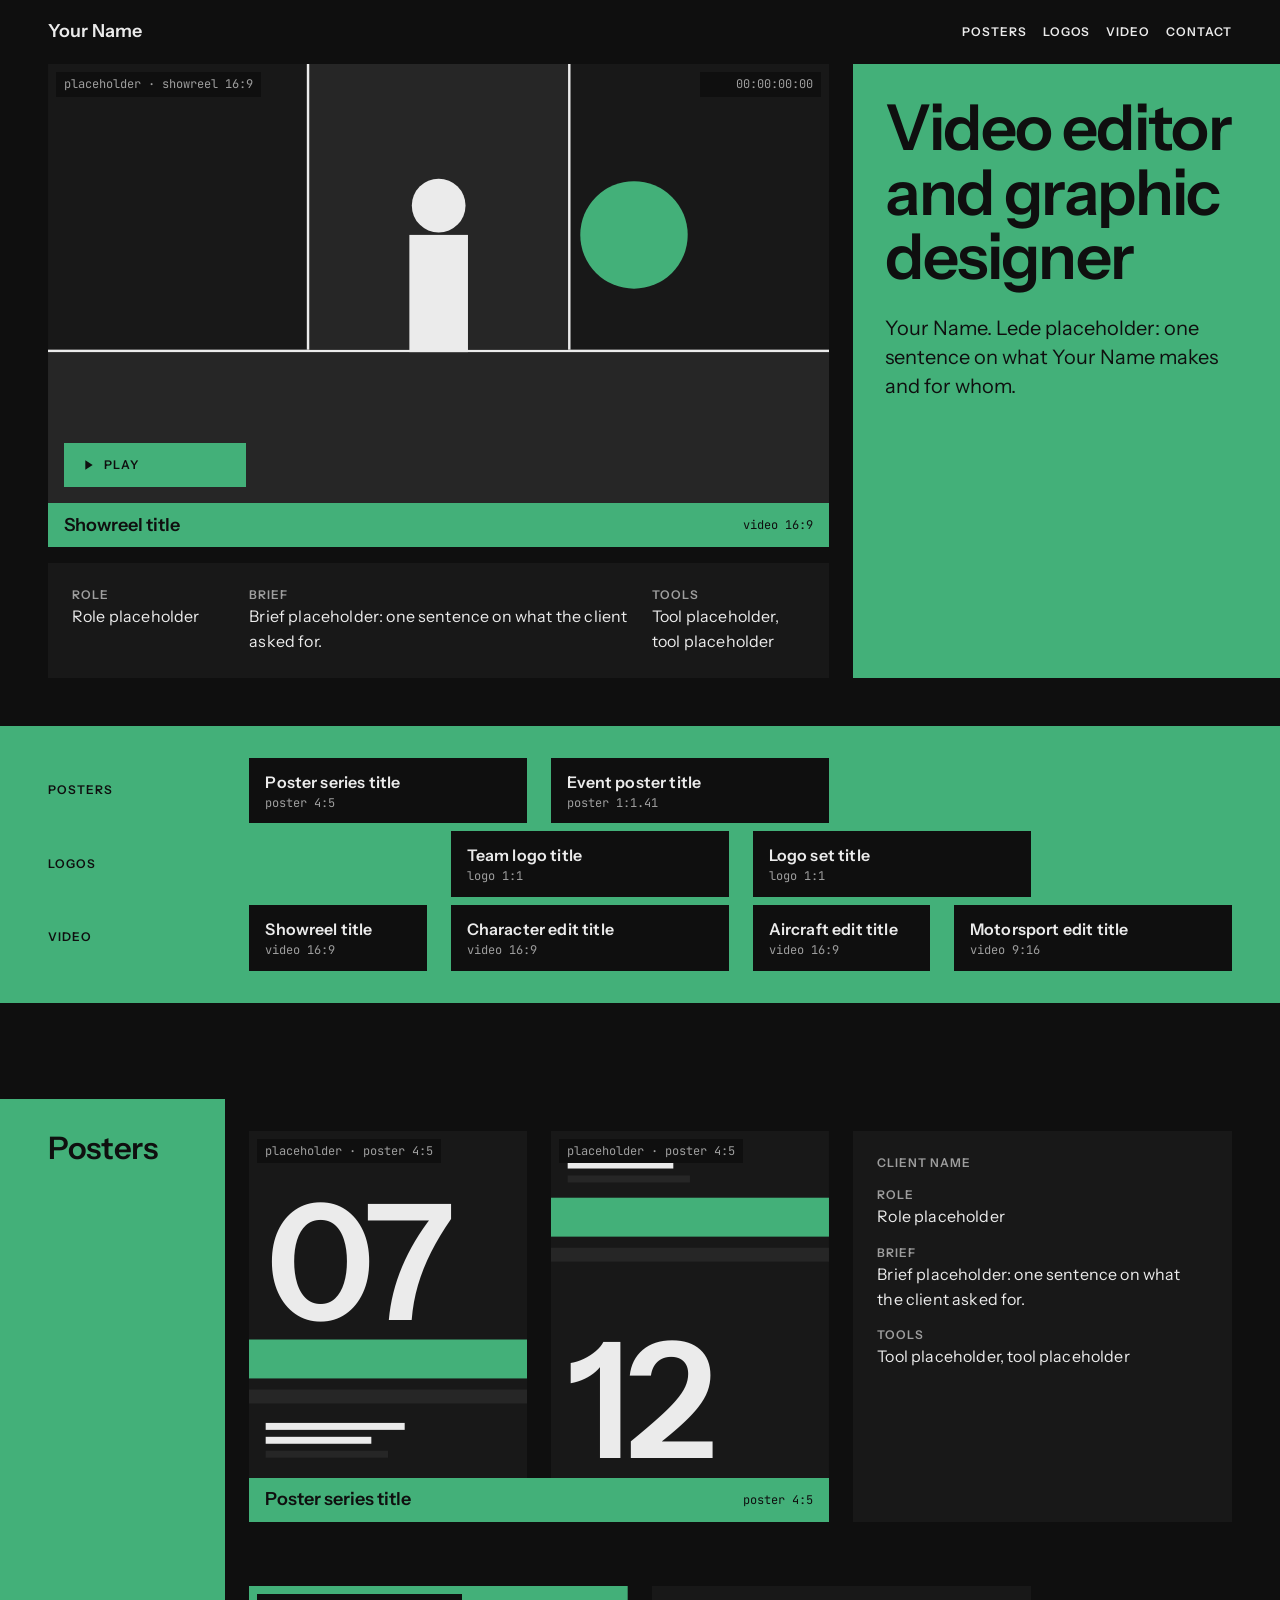
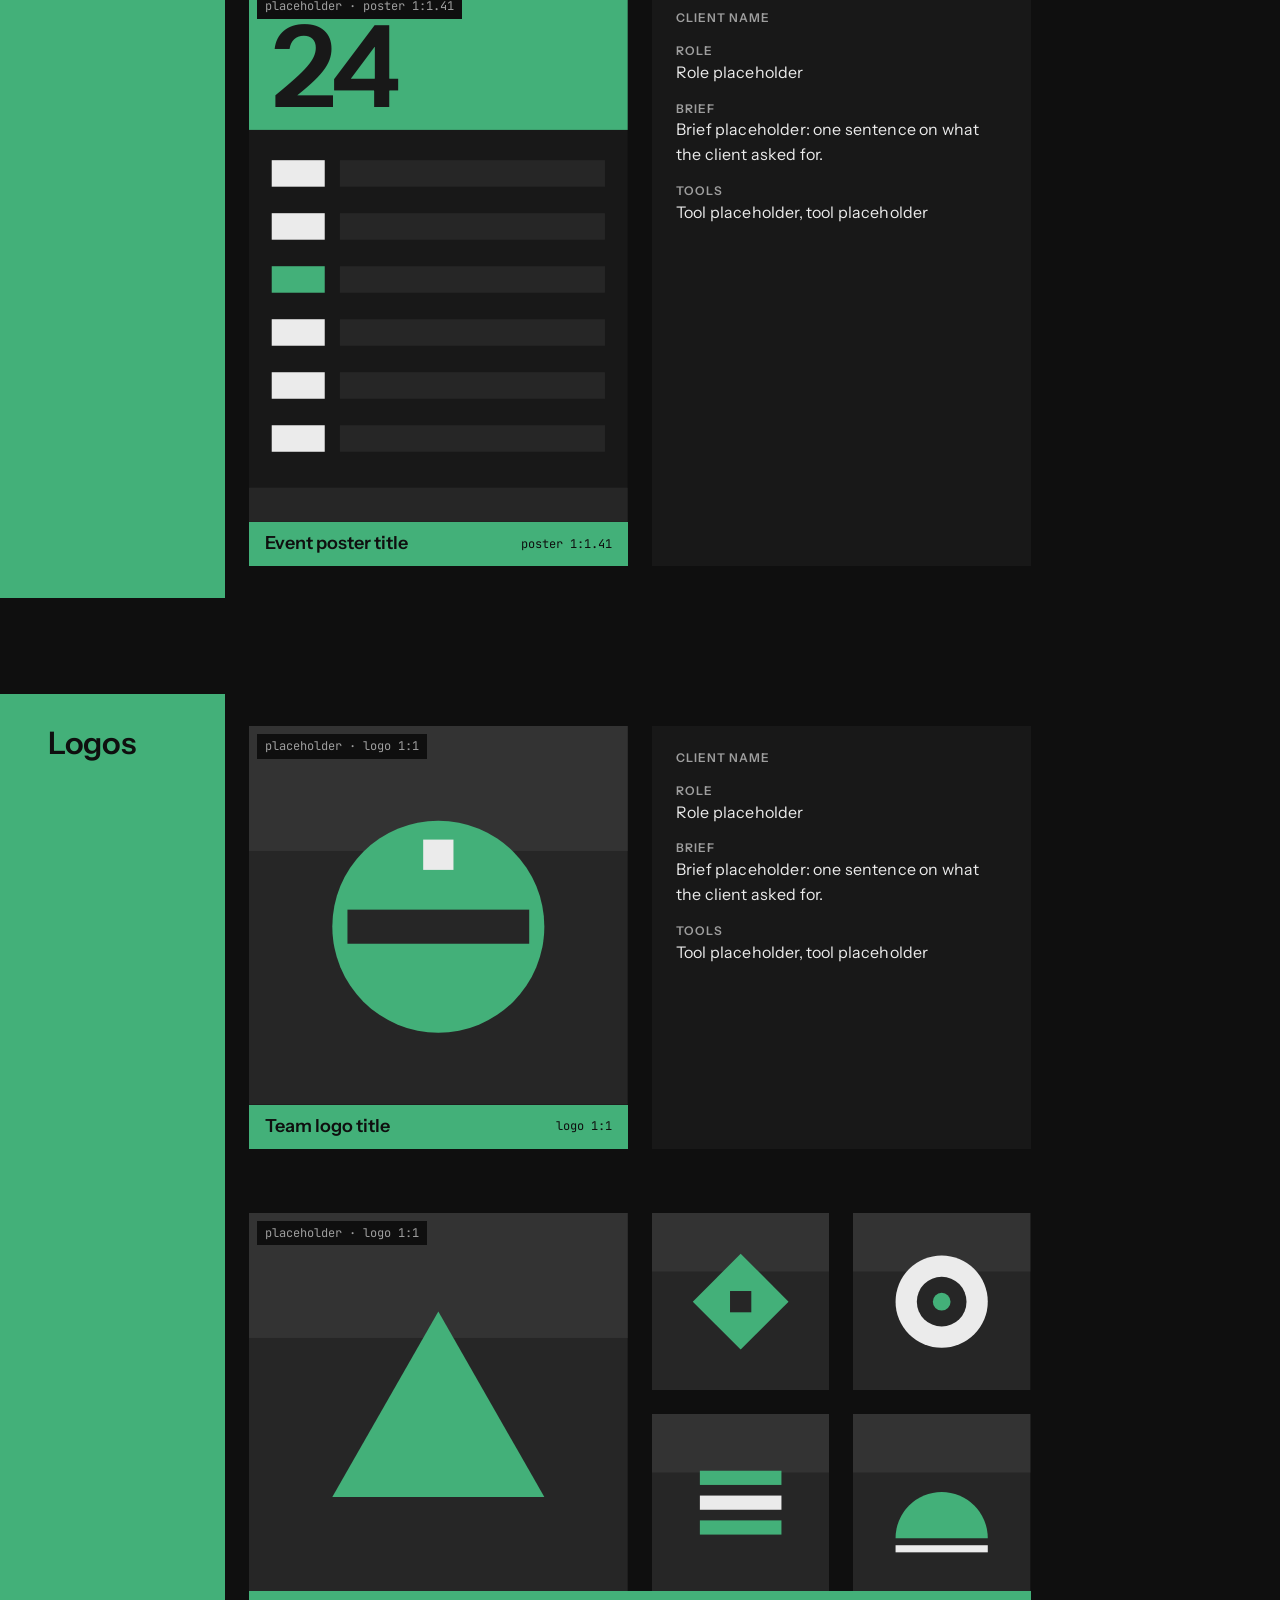
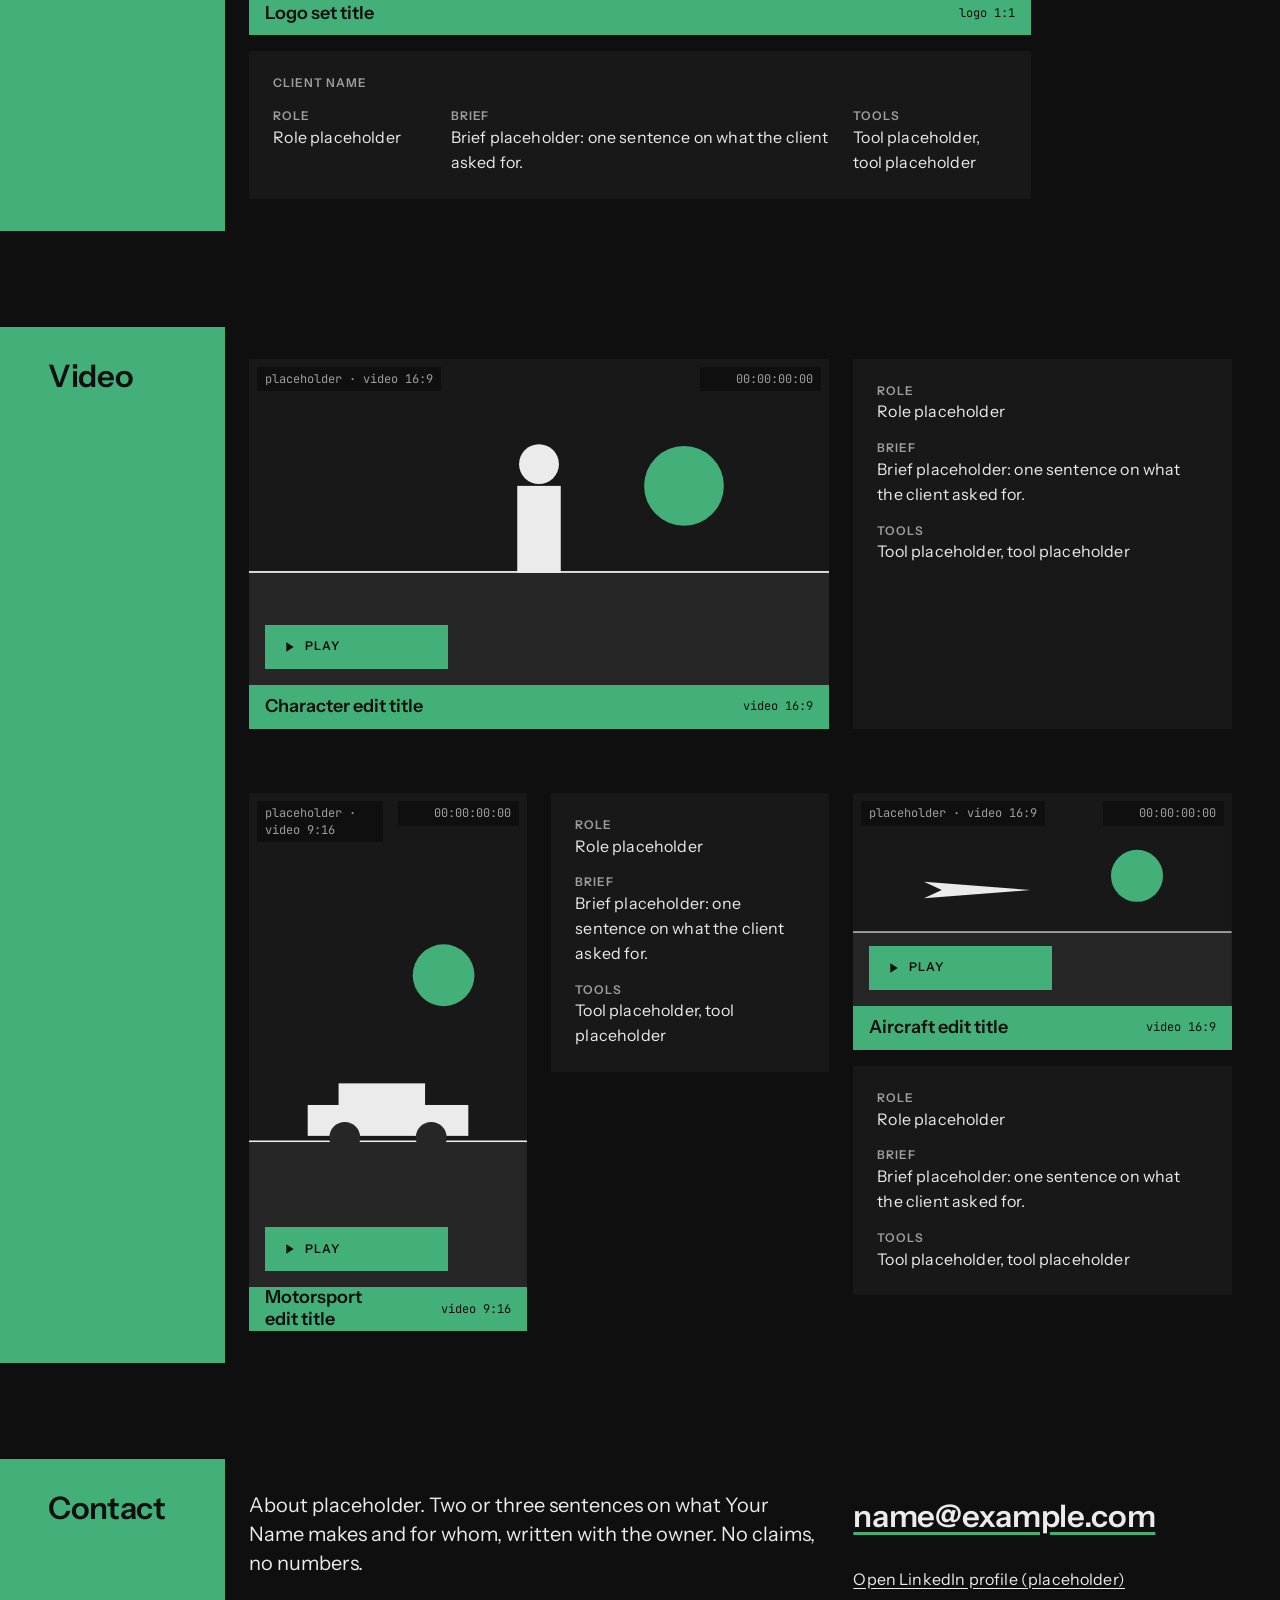
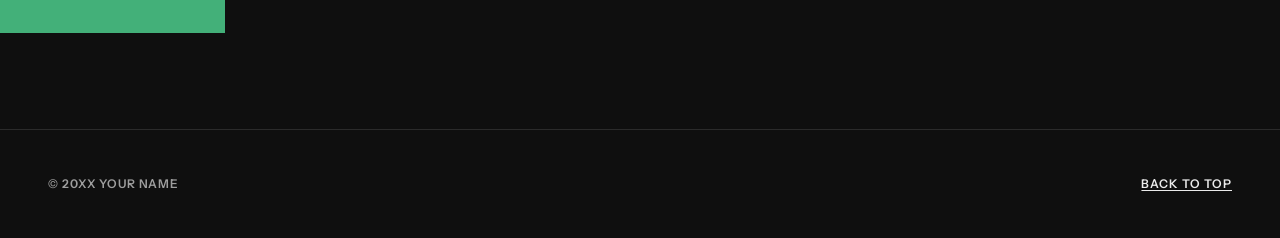
<file: demos/f/index.html>
<!doctype html>
<html lang="en">
<head>
<meta charset="utf-8">
<meta name="viewport" content="width=device-width, initial-scale=1">
<title>Your Name: graphic design and video editing (Demo F)</title>
<meta name="description" content="Your Name: graphic design and video editing. Demo with placeholder content.">
<link rel="preconnect" href="https://fonts.googleapis.com">
<link rel="preconnect" href="https://fonts.gstatic.com" crossorigin>
<link rel="stylesheet" href="https://fonts.googleapis.com/css2?family=Instrument+Sans:wght@400;600&family=JetBrains+Mono:wght@400&display=swap">
<link rel="stylesheet" href="styles.css">
</head>
<body>
<header class="site-head">
<a class="name" href="#top">Your Name</a>
<nav aria-label="Sections"><a href="#posters">Posters</a><a href="#logos">Logos</a><a href="#video">Video</a><a href="#contact">Contact</a></nav>
</header>
<main id="top">
<section class="opening bleed" aria-labelledby="h1">
<div class="slate">
<h1 id="h1">Video editor and graphic designer</h1>
<p class="lede">Your Name. Lede placeholder: one sentence on what Your Name makes and for whom.</p>
</div>
<!-- optional: showreel -->
<article class="piece monitor v-reel" id="v-reel"><button type="button" class="facade media" data-status="st-reel" aria-label="Play video: Showreel title (placeholder)"><div class="art r169 " aria-hidden="true"><svg viewBox="0 0 640 360" aria-hidden="true" focusable="false"><rect class="g" x="0" y="0" width="640" height="360"/><rect class="m" x="0" y="236" width="640" height="124"/><rect class="i" x="0" y="234" width="640" height="2"/><circle class="h v-sun" cx="480" cy="140" r="44"/><rect class="p" x="214" y="0" width="212" height="234"/><rect class="i" x="212" y="0" width="2" height="234"/><rect class="i" x="426" y="0" width="2" height="234"/><rect class="i" x="296" y="140" width="48" height="96"/><circle class="i" cx="320" cy="116" r="22"/></svg><span class="ph-tag" aria-hidden="true">Placeholder · Showreel 16:9</span></div><span class="sweep" aria-hidden="true"></span><span class="tc" aria-hidden="true"><span class="tc-idle">00:00:00:00</span><span class="tc-live">Preview · muted</span></span><span class="play-key" aria-hidden="true"><svg viewBox="0 0 24 24" aria-hidden="true"><path d="M8 5v14l11-7z"/></svg><span class="pk-label"><span class="pk-a">Play</span><span class="pk-b">Play with sound</span></span></span></button><p class="facade-status" id="st-reel" role="status"></p><div class="bar"><h3>Showreel title</h3><span class="fmt">video 16:9</span></div><div class="fields row"><dl><div><dt>Role</dt><dd>Role placeholder</dd></div><div><dt>Brief</dt><dd>Brief placeholder: one sentence on what the client asked for.</dd></div><div><dt>Tools</dt><dd>Tool placeholder, tool placeholder</dd></div></dl></div></article>
<!-- /optional -->
</section>
<section class="timeline bleed" aria-label="Timeline index of all pieces">
<div class="lane"><span class="lane-label label">Posters</span><div class="clips">
<a class="clip c-ps" href="#p-series"><span class="ct">Poster series title</span><span class="cf">poster 4:5</span></a><a class="clip c-pe" href="#p-event"><span class="ct">Event poster title</span><span class="cf">poster 1:1.41</span></a>
</div></div>
<div class="lane"><span class="lane-label label">Logos</span><div class="clips">
<a class="clip c-lt" href="#l-team"><span class="ct">Team logo title</span><span class="cf">logo 1:1</span></a><a class="clip c-ls" href="#l-set"><span class="ct">Logo set title</span><span class="cf">logo 1:1</span></a>
</div></div>
<div class="lane"><span class="lane-label label">Video</span><div class="clips">
<!-- optional: showreel -->
<a class="clip c-vr" href="#v-reel"><span class="ct">Showreel title</span><span class="cf">video 16:9</span></a>
<!-- /optional -->
<a class="clip c-vc" href="#v-char"><span class="ct">Character edit title</span><span class="cf">video 16:9</span></a><a class="clip c-va" href="#v-air"><span class="ct">Aircraft edit title</span><span class="cf">video 16:9</span></a><a class="clip c-vm" href="#v-moto"><span class="ct">Motorsport edit title</span><span class="cf">video 9:16</span></a>
</div></div>
</section>
<section class="track bleed" id="posters" aria-labelledby="h-posters">
<div class="head"><h2 id="h-posters">Posters</h2></div>
<div class="work">
<article class="piece p-series" id="p-series"><div class="frame media"><div class="art r45 a1" role="img" aria-label="Placeholder art: poster, 4:5 portrait"><svg viewBox="0 0 400 500" aria-hidden="true" focusable="false"><rect class="g" x="0" y="0" width="400" height="500"/><rect class="h" x="0" y="300" width="400" height="56"/><rect class="m" x="0" y="372" width="400" height="20"/><text class="i" x="24" y="272" font-size="232">07</text><rect class="i" x="24" y="420" width="200" height="10"/><rect class="i" x="24" y="440" width="152" height="10"/><rect class="m" x="24" y="460" width="176" height="10"/></svg><span class="ph-tag" aria-hidden="true">Placeholder · Poster 4:5</span></div><div class="art r45 a2" role="img" aria-label="Placeholder art: poster, 4:5 portrait"><svg viewBox="0 0 400 500" aria-hidden="true" focusable="false"><rect class="g" x="0" y="0" width="400" height="500"/><rect class="i" x="24" y="24" width="200" height="10"/><rect class="i" x="24" y="44" width="152" height="10"/><rect class="m" x="24" y="64" width="176" height="10"/><rect class="h" x="0" y="96" width="400" height="56"/><rect class="m" x="0" y="168" width="400" height="20"/><text class="i" x="24" y="470" font-size="232">12</text></svg><span class="ph-tag" aria-hidden="true">Placeholder · Poster 4:5</span></div><span class="sweep" aria-hidden="true"></span></div><div class="bar"><h3><a href="#p-series">Poster series title</a></h3><span class="fmt">poster 4:5</span></div><div class="fields"><p class="client">Client name</p><dl><div><dt>Role</dt><dd>Role placeholder</dd></div><div><dt>Brief</dt><dd>Brief placeholder: one sentence on what the client asked for.</dd></div><div><dt>Tools</dt><dd>Tool placeholder, tool placeholder</dd></div></dl></div></article>
<article class="piece p-event" id="p-event"><div class="frame media"><div class="art r-p2 " role="img" aria-label="Placeholder art: poster, 1:1.41 portrait"><svg viewBox="0 0 400 566" aria-hidden="true" focusable="false"><rect class="g" x="0" y="0" width="400" height="566"/><rect class="h" x="0" y="0" width="400" height="152"/><text class="g" x="24" y="128" font-size="120">24</text><rect class="i" x="24" y="184" width="56" height="28"/><rect class="m" x="96" y="184" width="280" height="28"/><rect class="i" x="24" y="240" width="56" height="28"/><rect class="m" x="96" y="240" width="280" height="28"/><rect class="h" x="24" y="296" width="56" height="28"/><rect class="m" x="96" y="296" width="280" height="28"/><rect class="i" x="24" y="352" width="56" height="28"/><rect class="m" x="96" y="352" width="280" height="28"/><rect class="i" x="24" y="408" width="56" height="28"/><rect class="m" x="96" y="408" width="280" height="28"/><rect class="i" x="24" y="464" width="56" height="28"/><rect class="m" x="96" y="464" width="280" height="28"/><rect class="m" x="0" y="530" width="400" height="36"/></svg><span class="ph-tag" aria-hidden="true">Placeholder · Poster 1:1.41</span></div><span class="sweep" aria-hidden="true"></span></div><div class="bar"><h3><a href="#p-event">Event poster title</a></h3><span class="fmt">poster 1:1.41</span></div><div class="fields"><p class="client">Client name</p><dl><div><dt>Role</dt><dd>Role placeholder</dd></div><div><dt>Brief</dt><dd>Brief placeholder: one sentence on what the client asked for.</dd></div><div><dt>Tools</dt><dd>Tool placeholder, tool placeholder</dd></div></dl></div></article>
</div>
</section>
<section class="track bleed" id="logos" aria-labelledby="h-logos">
<div class="head"><h2 id="h-logos">Logos</h2></div>
<div class="work">
<article class="piece l-team" id="l-team"><div class="frame media"><div class="art r1 " role="img" aria-label="Placeholder art: logo, 1:1 square"><svg viewBox="0 0 400 400" aria-hidden="true" focusable="false"><rect class="p" x="0" y="0" width="400" height="400"/><rect class="s" x="0" y="0" width="400" height="132"/><g class="mark"><circle class="h" cx="200" cy="212" r="112"/><rect class="p" x="104" y="194" width="192" height="36"/><rect class="i" x="184" y="120" width="32" height="32"/></g></svg><span class="ph-tag" aria-hidden="true">Placeholder · Logo 1:1</span></div><span class="sweep" aria-hidden="true"></span></div><div class="bar"><h3><a href="#l-team">Team logo title</a></h3><span class="fmt">logo 1:1</span></div><div class="fields"><p class="client">Client name</p><dl><div><dt>Role</dt><dd>Role placeholder</dd></div><div><dt>Brief</dt><dd>Brief placeholder: one sentence on what the client asked for.</dd></div><div><dt>Tools</dt><dd>Tool placeholder, tool placeholder</dd></div></dl></div></article>
<article class="piece l-set" id="l-set"><div class="frame media"><div class="art r1 logo-main" role="img" aria-label="Placeholder art: logo, 1:1 square"><svg viewBox="0 0 400 400" aria-hidden="true" focusable="false"><rect class="p" x="0" y="0" width="400" height="400"/><rect class="s" x="0" y="0" width="400" height="132"/><g class="mark"><polygon class="h" points="200,104 312,300 88,300"/></g></svg><span class="ph-tag" aria-hidden="true">Placeholder · Logo 1:1</span></div><div class="logo-grid"><div class="art r1 " role="img" aria-label="Placeholder art: logo, 1:1 square"><svg viewBox="0 0 400 400" aria-hidden="true" focusable="false"><rect class="p" x="0" y="0" width="400" height="400"/><rect class="s" x="0" y="0" width="400" height="132"/><g class="mark"><polygon class="h" points="200,92 308,200 200,308 92,200"/><rect class="p" x="176" y="176" width="48" height="48"/></g></svg></div><div class="art r1 " role="img" aria-label="Placeholder art: logo, 1:1 square"><svg viewBox="0 0 400 400" aria-hidden="true" focusable="false"><rect class="p" x="0" y="0" width="400" height="400"/><rect class="s" x="0" y="0" width="400" height="132"/><g class="mark"><circle class="i" cx="200" cy="200" r="104"/><circle class="p" cx="200" cy="200" r="56"/><circle class="h" cx="200" cy="200" r="20"/></g></svg></div><div class="art r1 " role="img" aria-label="Placeholder art: logo, 1:1 square"><svg viewBox="0 0 400 400" aria-hidden="true" focusable="false"><rect class="p" x="0" y="0" width="400" height="400"/><rect class="s" x="0" y="0" width="400" height="132"/><g class="mark"><rect class="h" x="108" y="128" width="184" height="32"/><rect class="i" x="108" y="184" width="184" height="32"/><rect class="h" x="108" y="240" width="184" height="32"/></g></svg></div><div class="art r1 " role="img" aria-label="Placeholder art: logo, 1:1 square"><svg viewBox="0 0 400 400" aria-hidden="true" focusable="false"><rect class="p" x="0" y="0" width="400" height="400"/><rect class="s" x="0" y="0" width="400" height="132"/><g class="mark"><path class="h" d="M96 280 A104 104 0 0 1 304 280 Z"/><rect class="i" x="96" y="296" width="208" height="16"/></g></svg></div></div><span class="sweep" aria-hidden="true"></span></div><div class="bar"><h3><a href="#l-set">Logo set title</a></h3><span class="fmt">logo 1:1</span></div><div class="fields row"><p class="client">Client name</p><dl><div><dt>Role</dt><dd>Role placeholder</dd></div><div><dt>Brief</dt><dd>Brief placeholder: one sentence on what the client asked for.</dd></div><div><dt>Tools</dt><dd>Tool placeholder, tool placeholder</dd></div></dl></div></article>
</div>
</section>
<section class="track bleed" id="video" aria-labelledby="h-video">
<div class="head"><h2 id="h-video">Video</h2></div>
<div class="work">
<article class="piece v-char " id="v-char"><button type="button" class="facade media" data-status="st-char" aria-label="Play video: Character edit title (placeholder)"><div class="art r169 " aria-hidden="true"><svg viewBox="0 0 640 360" aria-hidden="true" focusable="false"><rect class="g" x="0" y="0" width="640" height="360"/><rect class="m" x="0" y="236" width="640" height="124"/><rect class="i" x="0" y="234" width="640" height="2"/><circle class="h v-sun" cx="480" cy="140" r="44"/><rect class="i" x="296" y="140" width="48" height="96"/><circle class="i" cx="320" cy="116" r="22"/></svg><span class="ph-tag" aria-hidden="true">Placeholder · Video 16:9</span></div><span class="sweep" aria-hidden="true"></span><span class="tc" aria-hidden="true"><span class="tc-idle">00:00:00:00</span><span class="tc-live">Preview · muted</span></span><span class="play-key" aria-hidden="true"><svg viewBox="0 0 24 24" aria-hidden="true"><path d="M8 5v14l11-7z"/></svg><span class="pk-label"><span class="pk-a">Play</span><span class="pk-b">Play with sound</span></span></span></button><p class="facade-status" id="st-char" role="status"></p><div class="bar"><h3>Character edit title</h3><span class="fmt">video 16:9</span></div><div class="fields"><dl><div><dt>Role</dt><dd>Role placeholder</dd></div><div><dt>Brief</dt><dd>Brief placeholder: one sentence on what the client asked for.</dd></div><div><dt>Tools</dt><dd>Tool placeholder, tool placeholder</dd></div></dl></div></article>
<article class="piece v-moto " id="v-moto"><button type="button" class="facade media" data-status="st-moto" aria-label="Play video: Motorsport edit title (placeholder)"><div class="art r916 " aria-hidden="true"><svg viewBox="0 0 360 640" aria-hidden="true" focusable="false"><rect class="g" x="0" y="0" width="360" height="640"/><rect class="m" x="0" y="452" width="360" height="188"/><rect class="i" x="0" y="450" width="360" height="2"/><circle class="h v-sun" cx="252" cy="236" r="40"/><rect class="i" x="76" y="404" width="208" height="40"/><rect class="i" x="116" y="376" width="112" height="32"/><circle class="m" cx="124" cy="446" r="20"/><circle class="m" cx="236" cy="446" r="20"/></svg><span class="ph-tag" aria-hidden="true">Placeholder · Video 9:16</span></div><span class="sweep" aria-hidden="true"></span><span class="tc" aria-hidden="true"><span class="tc-idle">00:00:00:00</span><span class="tc-live">Preview · muted</span></span><span class="play-key" aria-hidden="true"><svg viewBox="0 0 24 24" aria-hidden="true"><path d="M8 5v14l11-7z"/></svg><span class="pk-label"><span class="pk-a">Play</span><span class="pk-b">Play with sound</span></span></span></button><p class="facade-status" id="st-moto" role="status"></p><div class="bar"><h3>Motorsport edit title</h3><span class="fmt">video 9:16</span></div><div class="fields"><dl><div><dt>Role</dt><dd>Role placeholder</dd></div><div><dt>Brief</dt><dd>Brief placeholder: one sentence on what the client asked for.</dd></div><div><dt>Tools</dt><dd>Tool placeholder, tool placeholder</dd></div></dl></div></article>
<article class="piece v-air " id="v-air"><button type="button" class="facade media" data-status="st-air" aria-label="Play video: Aircraft edit title (placeholder)"><div class="art r169 " aria-hidden="true"><svg viewBox="0 0 640 360" aria-hidden="true" focusable="false"><rect class="g" x="0" y="0" width="640" height="360"/><rect class="m" x="0" y="236" width="640" height="124"/><rect class="i" x="0" y="234" width="640" height="2"/><circle class="h v-sun" cx="480" cy="140" r="44"/><polygon class="i" points="120,150 300,164 120,178 150,164"/></svg><span class="ph-tag" aria-hidden="true">Placeholder · Video 16:9</span></div><span class="sweep" aria-hidden="true"></span><span class="tc" aria-hidden="true"><span class="tc-idle">00:00:00:00</span><span class="tc-live">Preview · muted</span></span><span class="play-key" aria-hidden="true"><svg viewBox="0 0 24 24" aria-hidden="true"><path d="M8 5v14l11-7z"/></svg><span class="pk-label"><span class="pk-a">Play</span><span class="pk-b">Play with sound</span></span></span></button><p class="facade-status" id="st-air" role="status"></p><div class="bar"><h3>Aircraft edit title</h3><span class="fmt">video 16:9</span></div><div class="fields"><dl><div><dt>Role</dt><dd>Role placeholder</dd></div><div><dt>Brief</dt><dd>Brief placeholder: one sentence on what the client asked for.</dd></div><div><dt>Tools</dt><dd>Tool placeholder, tool placeholder</dd></div></dl></div></article>
</div>
</section>
<section class="track bleed" id="contact" aria-labelledby="h-contact">
<div class="head"><h2 id="h-contact">Contact</h2></div>
<div class="work contact-work">
<p class="about">About placeholder. Two or three sentences on what Your Name makes and for whom, written with the owner. No claims, no numbers.</p>
<div class="contact-links">
<a class="email" href="mailto:name@example.com">name@example.com</a>
<a class="plain" href="#">Open LinkedIn profile (placeholder)</a>
</div>
</div>
</section>
</main>
<footer class="foot">
<span class="label muted">© 20XX Your Name</span>
<a class="label plain" href="#top">Back to top</a>
</footer>
<script>
document.querySelectorAll('button.facade').forEach(function (b) {
  b.addEventListener('click', function () {
    document.getElementById(b.dataset.status).textContent = 'Demo only: the video player loads here on the live site.';
  });
});
</script>
</body>
</html>
</file>
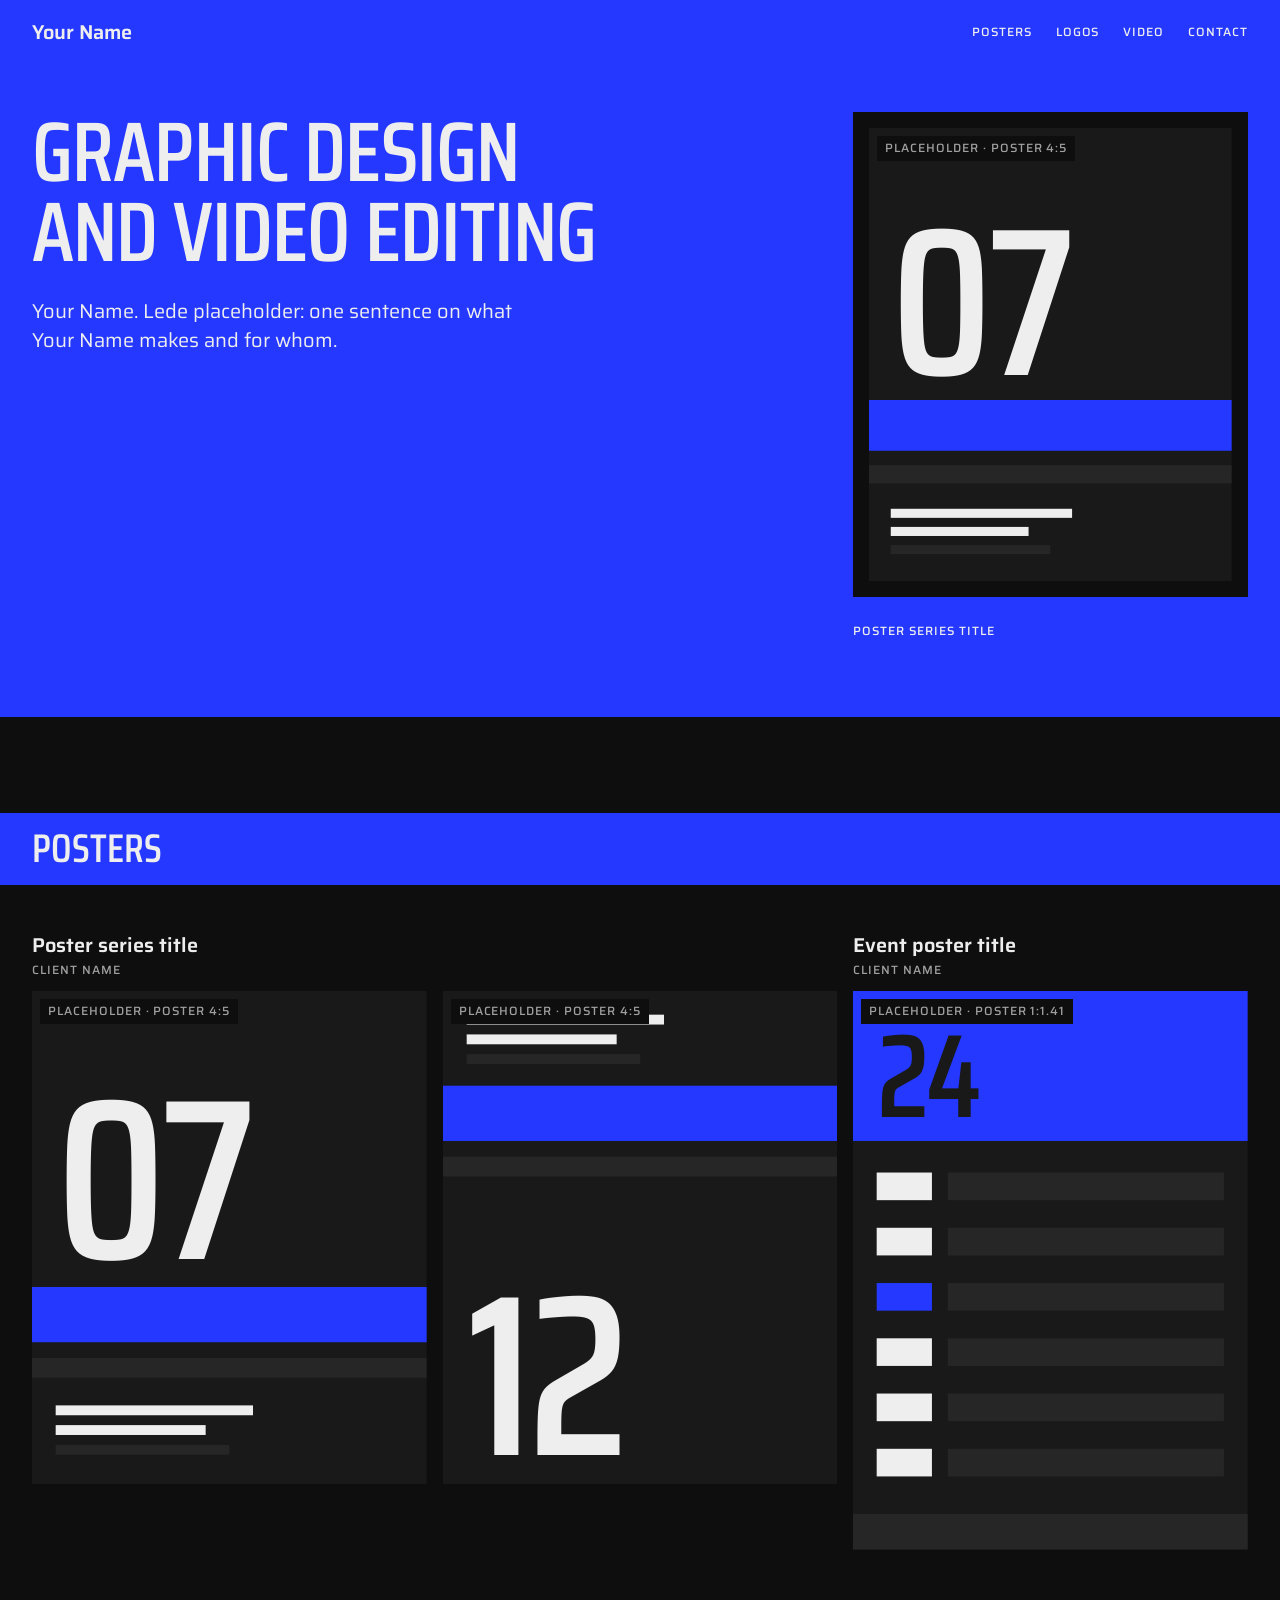
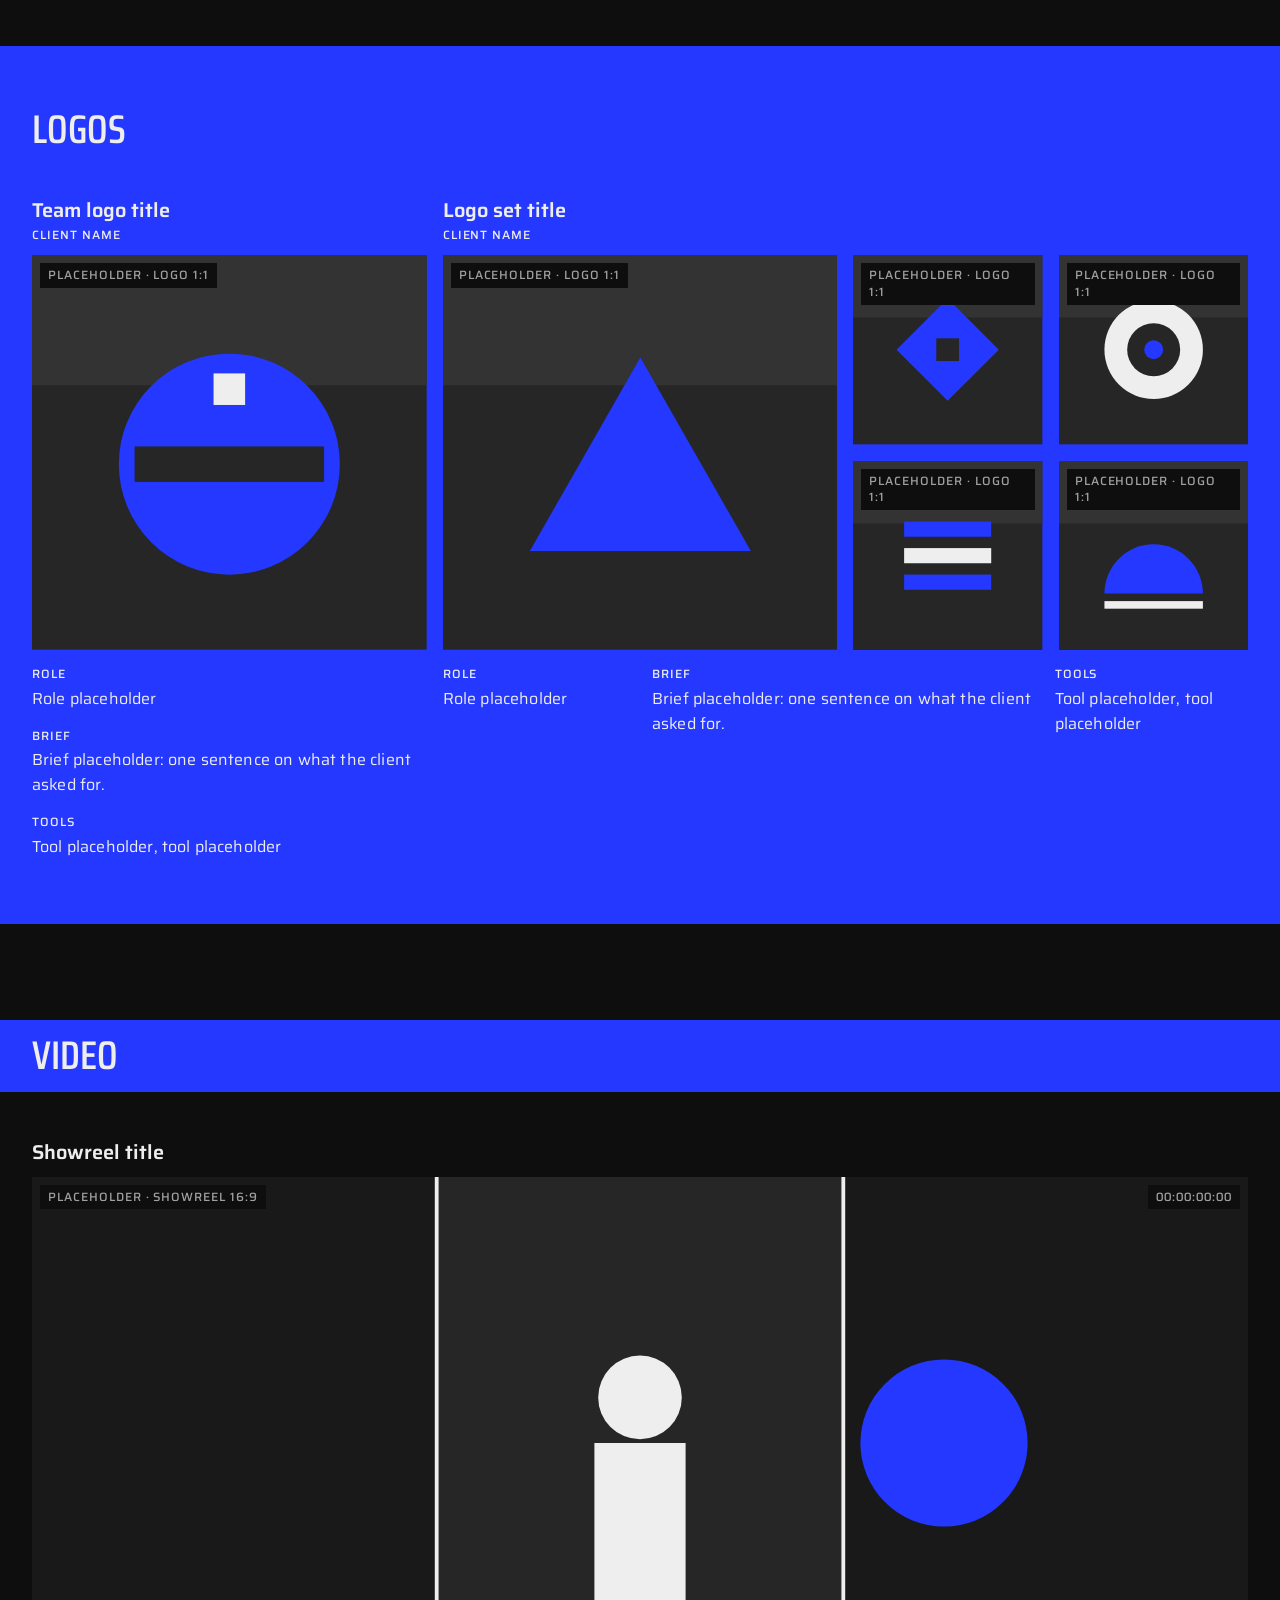
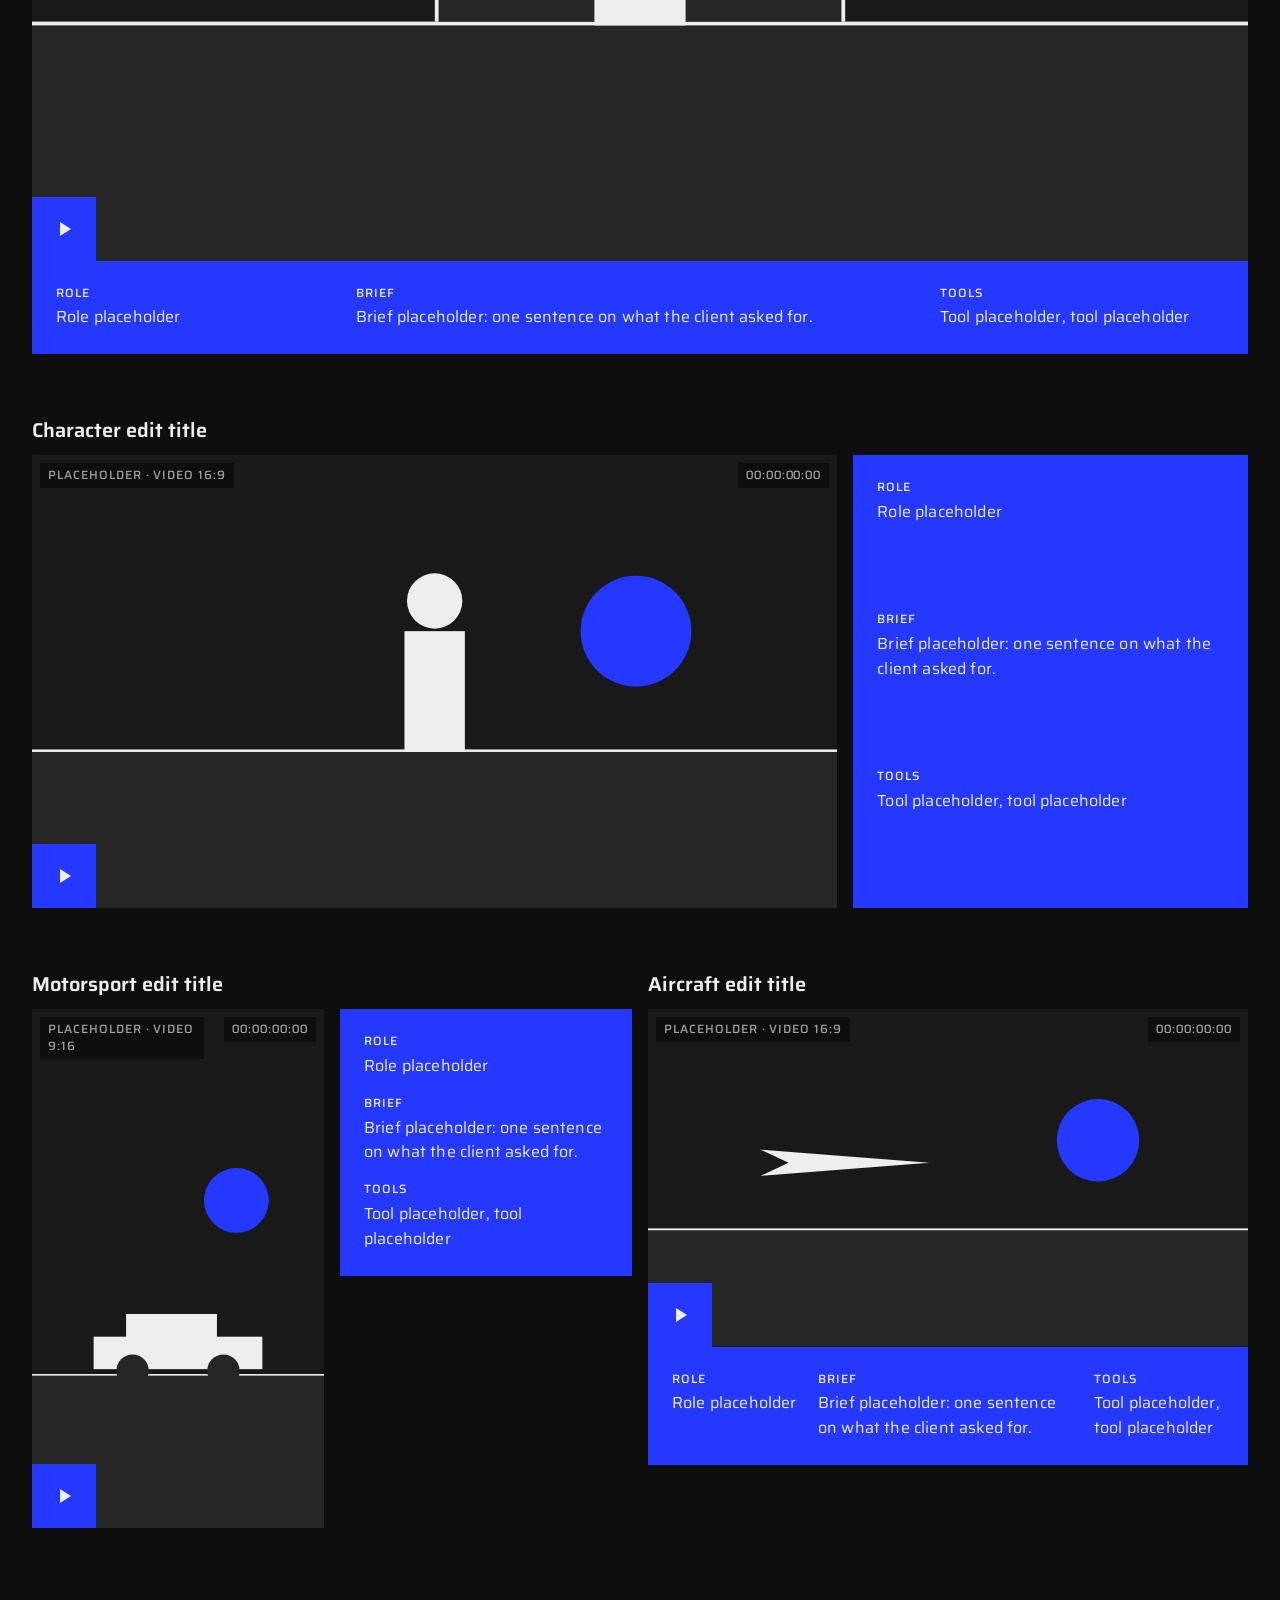
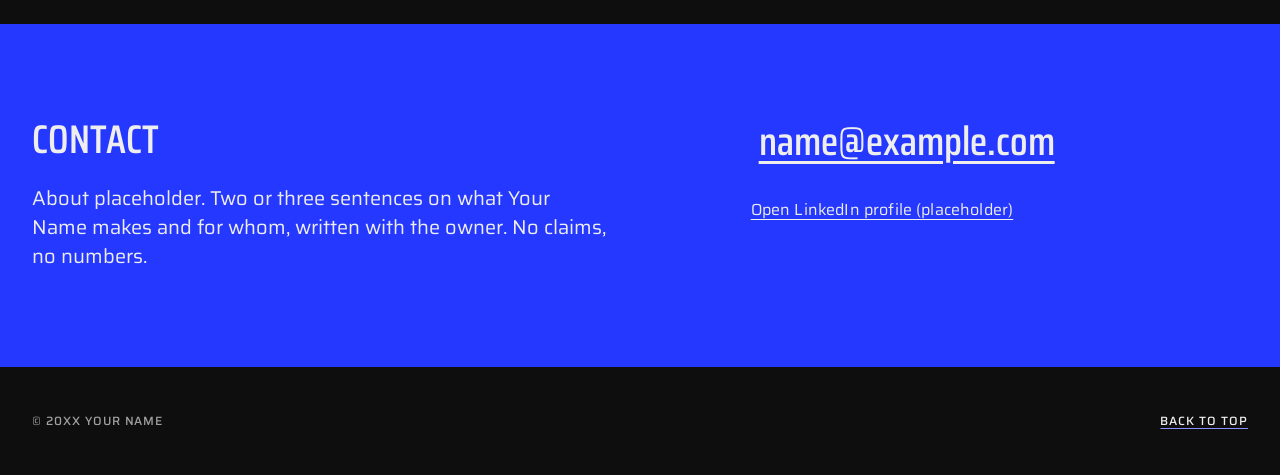
<file: demos/d-accents/blue.html>
<!doctype html>
<html lang="en">
<head>
<meta charset="utf-8">
<meta name="viewport" content="width=device-width, initial-scale=1">
<title>Your Name: graphic design and video editing (Demo D, Electric blue)</title>
<meta name="description" content="Your Name: graphic design and video editing. Demo with placeholder content.">
<link rel="preconnect" href="https://fonts.googleapis.com">
<link rel="preconnect" href="https://fonts.gstatic.com" crossorigin>
<link rel="stylesheet" href="https://fonts.googleapis.com/css2?family=Saira:wdth,wght@75..100,400..600&amp;display=swap">
<link rel="stylesheet" href="../d/styles.css">
<link rel="stylesheet" href="blue.css">
</head>
<body>
<header class="site-header on-accent">
<div class="wrap">
<a class="name" href="#top">Your Name</a>
<nav aria-label="Sections"><ul>
<li><a href="#posters">Posters</a></li>
<li><a href="#logos">Logos</a></li>
<li><a href="#video">Video</a></li>
<li><a href="#contact">Contact</a></li>
</ul></nav>
</div>
</header>
<main id="top">

<section class="opening on-accent" aria-labelledby="h1">
<div class="wrap grid">
<div class="opening-text">
<h1 id="h1">Graphic design and video editing</h1>
<p class="lede">Your Name. Lede placeholder: one sentence on what Your Name makes and for whom.</p>
</div>
<div class="opening-art">
<div class="mount"><div class="art r-45" role="img" aria-label="Placeholder art: poster, 4:5 portrait"><svg viewBox="0 0 400 500" aria-hidden="true" focusable="false"><rect class="g" x="0" y="0" width="400" height="500"/><rect class="h" x="0" y="300" width="400" height="56"/><rect class="m" x="0" y="372" width="400" height="20"/><text class="i" x="24" y="272" font-size="232">07</text><rect class="i" x="24" y="420" width="200" height="10"/><rect class="i" x="24" y="440" width="152" height="10"/><rect class="m" x="24" y="460" width="176" height="10"/></svg><span class="ph-tag" aria-hidden="true">Placeholder · Poster 4:5</span></div></div>
<a class="opening-link" href="#p-series">Poster series title</a>
</div>
</div>
</section>

<section id="posters" class="sec" aria-labelledby="posters-h">
<div class="bar on-accent"><div class="wrap"><h2 id="posters-h">Posters</h2></div></div>
<div class="wrap grid posters-grid">
<article class="piece poster p-series" id="p-series"><div class="title-block"><h3><a href="#p-series">Poster series title</a></h3><p class="client">Client name</p></div>
<div class="frame"><div class="arts"><div class="art r-45" role="img" aria-label="Placeholder art: poster, 4:5 portrait"><svg viewBox="0 0 400 500" aria-hidden="true" focusable="false"><rect class="g" x="0" y="0" width="400" height="500"/><rect class="h" x="0" y="300" width="400" height="56"/><rect class="m" x="0" y="372" width="400" height="20"/><text class="i" x="24" y="272" font-size="232">07</text><rect class="i" x="24" y="420" width="200" height="10"/><rect class="i" x="24" y="440" width="152" height="10"/><rect class="m" x="24" y="460" width="176" height="10"/></svg><span class="ph-tag" aria-hidden="true">Placeholder · Poster 4:5</span></div><div class="art r-45" role="img" aria-label="Placeholder art: poster, 4:5 portrait"><svg viewBox="0 0 400 500" aria-hidden="true" focusable="false"><rect class="g" x="0" y="0" width="400" height="500"/><rect class="i" x="24" y="24" width="200" height="10"/><rect class="i" x="24" y="44" width="152" height="10"/><rect class="m" x="24" y="64" width="176" height="10"/><rect class="h" x="0" y="96" width="400" height="56"/><rect class="m" x="0" y="168" width="400" height="20"/><text class="i" x="24" y="470" font-size="232">12</text></svg><span class="ph-tag" aria-hidden="true">Placeholder · Poster 4:5</span></div></div><dl class="fields"><div><dt>Role</dt><dd>Role placeholder</dd></div><div><dt>Brief</dt><dd>Brief placeholder: one sentence on what the client asked for.</dd></div><div><dt>Tools</dt><dd>Tool placeholder, tool placeholder</dd></div></dl></div>
</article>
<article class="piece poster p-event" id="p-event"><div class="title-block"><h3><a href="#p-event">Event poster title</a></h3><p class="client">Client name</p></div>
<div class="frame"><div class="arts"><div class="art r-141" role="img" aria-label="Placeholder art: poster, 1:1.41 portrait"><svg viewBox="0 0 400 566" aria-hidden="true" focusable="false"><rect class="g" x="0" y="0" width="400" height="566"/><rect class="h" x="0" y="0" width="400" height="152"/><text class="g" x="24" y="128" font-size="120">24</text><rect class="i" x="24" y="184" width="56" height="28"/><rect class="m" x="96" y="184" width="280" height="28"/><rect class="i" x="24" y="240" width="56" height="28"/><rect class="m" x="96" y="240" width="280" height="28"/><rect class="h" x="24" y="296" width="56" height="28"/><rect class="m" x="96" y="296" width="280" height="28"/><rect class="i" x="24" y="352" width="56" height="28"/><rect class="m" x="96" y="352" width="280" height="28"/><rect class="i" x="24" y="408" width="56" height="28"/><rect class="m" x="96" y="408" width="280" height="28"/><rect class="i" x="24" y="464" width="56" height="28"/><rect class="m" x="96" y="464" width="280" height="28"/><rect class="m" x="0" y="530" width="400" height="36"/></svg><span class="ph-tag" aria-hidden="true">Placeholder · Poster 1:1.41</span></div></div><dl class="fields"><div><dt>Role</dt><dd>Role placeholder</dd></div><div><dt>Brief</dt><dd>Brief placeholder: one sentence on what the client asked for.</dd></div><div><dt>Tools</dt><dd>Tool placeholder, tool placeholder</dd></div></dl></div>
</article>
</div>
</section>

<section id="logos" class="sec logos on-accent" aria-labelledby="logos-h">
<div class="wrap">
<h2 id="logos-h">Logos</h2>
<div class="grid logos-grid">
<article class="piece logo l-team" id="l-team"><div class="title-block"><h3><a href="#l-team">Team logo title</a></h3><p class="client">Client name</p></div>
<div class="frame"><div class="art r-11" role="img" aria-label="Placeholder art: logo, 1:1"><svg viewBox="0 0 400 400" aria-hidden="true" focusable="false"><rect class="p" x="0" y="0" width="400" height="400"/><rect class="s" x="0" y="0" width="400" height="132"/><g class="mark"><circle class="h" cx="200" cy="212" r="112"/><rect class="p" x="104" y="194" width="192" height="36"/><rect class="i" x="184" y="120" width="32" height="32"/></g></svg><span class="ph-tag" aria-hidden="true">Placeholder · Logo 1:1</span></div></div><dl class="fields"><div><dt>Role</dt><dd>Role placeholder</dd></div><div><dt>Brief</dt><dd>Brief placeholder: one sentence on what the client asked for.</dd></div><div><dt>Tools</dt><dd>Tool placeholder, tool placeholder</dd></div></dl></article>
<article class="piece logo l-set" id="l-set"><div class="title-block"><h3><a href="#l-set">Logo set title</a></h3><p class="client">Client name</p></div>
<div class="frame"><div class="set-grid"><div class="art r-11" role="img" aria-label="Placeholder art: logo, 1:1"><svg viewBox="0 0 400 400" aria-hidden="true" focusable="false"><rect class="p" x="0" y="0" width="400" height="400"/><rect class="s" x="0" y="0" width="400" height="132"/><g class="mark"><polygon class="h" points="200,104 312,300 88,300"/></g></svg><span class="ph-tag" aria-hidden="true">Placeholder · Logo 1:1</span></div><div class="set-2x2"><div class="art r-11" role="img" aria-label="Placeholder art: logo, 1:1"><svg viewBox="0 0 400 400" aria-hidden="true" focusable="false"><rect class="p" x="0" y="0" width="400" height="400"/><rect class="s" x="0" y="0" width="400" height="132"/><g class="mark"><polygon class="h" points="200,92 308,200 200,308 92,200"/><rect class="p" x="176" y="176" width="48" height="48"/></g></svg><span class="ph-tag" aria-hidden="true">Placeholder · Logo 1:1</span></div><div class="art r-11" role="img" aria-label="Placeholder art: logo, 1:1"><svg viewBox="0 0 400 400" aria-hidden="true" focusable="false"><rect class="p" x="0" y="0" width="400" height="400"/><rect class="s" x="0" y="0" width="400" height="132"/><g class="mark"><circle class="i" cx="200" cy="200" r="104"/><circle class="p" cx="200" cy="200" r="56"/><circle class="h" cx="200" cy="200" r="20"/></g></svg><span class="ph-tag" aria-hidden="true">Placeholder · Logo 1:1</span></div><div class="art r-11" role="img" aria-label="Placeholder art: logo, 1:1"><svg viewBox="0 0 400 400" aria-hidden="true" focusable="false"><rect class="p" x="0" y="0" width="400" height="400"/><rect class="s" x="0" y="0" width="400" height="132"/><g class="mark"><rect class="h" x="108" y="128" width="184" height="32"/><rect class="i" x="108" y="184" width="184" height="32"/><rect class="h" x="108" y="240" width="184" height="32"/></g></svg><span class="ph-tag" aria-hidden="true">Placeholder · Logo 1:1</span></div><div class="art r-11" role="img" aria-label="Placeholder art: logo, 1:1"><svg viewBox="0 0 400 400" aria-hidden="true" focusable="false"><rect class="p" x="0" y="0" width="400" height="400"/><rect class="s" x="0" y="0" width="400" height="132"/><g class="mark"><path class="h" d="M96 280 A104 104 0 0 1 304 280 Z"/><rect class="i" x="96" y="296" width="208" height="16"/></g></svg><span class="ph-tag" aria-hidden="true">Placeholder · Logo 1:1</span></div></div></div></div><dl class="fields"><div><dt>Role</dt><dd>Role placeholder</dd></div><div><dt>Brief</dt><dd>Brief placeholder: one sentence on what the client asked for.</dd></div><div><dt>Tools</dt><dd>Tool placeholder, tool placeholder</dd></div></dl></article>
</div>
</div>
</section>

<section id="video" class="sec" aria-labelledby="video-h">
<div class="bar on-accent"><div class="wrap"><h2 id="video-h">Video</h2></div></div>
<div class="wrap video-body">
<!-- optional: showreel -->
<article class="piece vid vid-wide" id="v-reel"><div class="title-block"><h3>Showreel title</h3></div><button type="button" class="facade" data-status="st-reel" aria-label="Play video: Showreel title (placeholder)"><div class="art r-169" aria-hidden="true"><svg viewBox="0 0 640 360" aria-hidden="true" focusable="false"><rect class="g" x="0" y="0" width="640" height="360"/><rect class="m" x="0" y="236" width="640" height="124"/><rect class="i" x="0" y="234" width="640" height="2"/><circle class="h v-sun" cx="480" cy="140" r="44"/><rect class="p" x="214" y="0" width="212" height="234"/><rect class="i" x="212" y="0" width="2" height="234"/><rect class="i" x="426" y="0" width="2" height="234"/><rect class="i" x="296" y="140" width="48" height="96"/><circle class="i" cx="320" cy="116" r="22"/></svg><span class="ph-tag" aria-hidden="true">Placeholder · Showreel 16:9</span></div><span class="sweep" aria-hidden="true"></span><span class="tc" aria-hidden="true"><span class="tc-idle">00:00:00:00</span><span class="tc-live">Preview · muted</span></span><span class="play-bar" aria-hidden="true"></span><span class="play-text" aria-hidden="true">Play with sound</span><span class="play-key" aria-hidden="true"><svg viewBox="0 0 24 24" aria-hidden="true"><path d="M8 5v14l11-7z"/></svg></span></button><p class="facade-status" id="st-reel" role="status"></p><dl class="fields strip"><div><dt>Role</dt><dd>Role placeholder</dd></div><div><dt>Brief</dt><dd>Brief placeholder: one sentence on what the client asked for.</dd></div><div><dt>Tools</dt><dd>Tool placeholder, tool placeholder</dd></div></dl></article>
<!-- /optional -->
<article class="piece vid vid-split" id="v-char"><div class="title-block"><h3>Character edit title</h3></div><button type="button" class="facade" data-status="st-char" aria-label="Play video: Character edit title (placeholder)"><div class="art r-169" aria-hidden="true"><svg viewBox="0 0 640 360" aria-hidden="true" focusable="false"><rect class="g" x="0" y="0" width="640" height="360"/><rect class="m" x="0" y="236" width="640" height="124"/><rect class="i" x="0" y="234" width="640" height="2"/><circle class="h v-sun" cx="480" cy="140" r="44"/><rect class="i" x="296" y="140" width="48" height="96"/><circle class="i" cx="320" cy="116" r="22"/></svg><span class="ph-tag" aria-hidden="true">Placeholder · Video 16:9</span></div><span class="sweep" aria-hidden="true"></span><span class="tc" aria-hidden="true"><span class="tc-idle">00:00:00:00</span><span class="tc-live">Preview · muted</span></span><span class="play-bar" aria-hidden="true"></span><span class="play-text" aria-hidden="true">Play with sound</span><span class="play-key" aria-hidden="true"><svg viewBox="0 0 24 24" aria-hidden="true"><path d="M8 5v14l11-7z"/></svg></span></button><p class="facade-status" id="st-char" role="status"></p><dl class="fields block"><div><dt>Role</dt><dd>Role placeholder</dd></div><div><dt>Brief</dt><dd>Brief placeholder: one sentence on what the client asked for.</dd></div><div><dt>Tools</dt><dd>Tool placeholder, tool placeholder</dd></div></dl></article>
<div class="vid-row">
<article class="piece vid vid-moto" id="v-moto"><div class="title-block"><h3>Motorsport edit title</h3></div><button type="button" class="facade" data-status="st-moto" aria-label="Play video: Motorsport edit title (placeholder)"><div class="art r-916" aria-hidden="true"><svg viewBox="0 0 360 640" aria-hidden="true" focusable="false"><rect class="g" x="0" y="0" width="360" height="640"/><rect class="m" x="0" y="452" width="360" height="188"/><rect class="i" x="0" y="450" width="360" height="2"/><circle class="h v-sun" cx="252" cy="236" r="40"/><rect class="i" x="76" y="404" width="208" height="40"/><rect class="i" x="116" y="376" width="112" height="32"/><circle class="m" cx="124" cy="446" r="20"/><circle class="m" cx="236" cy="446" r="20"/></svg><span class="ph-tag" aria-hidden="true">Placeholder · Video 9:16</span></div><span class="sweep" aria-hidden="true"></span><span class="tc" aria-hidden="true"><span class="tc-idle">00:00:00:00</span><span class="tc-live">Preview · muted</span></span><span class="play-bar" aria-hidden="true"></span><span class="play-text" aria-hidden="true">Play with sound</span><span class="play-key" aria-hidden="true"><svg viewBox="0 0 24 24" aria-hidden="true"><path d="M8 5v14l11-7z"/></svg></span></button><p class="facade-status" id="st-moto" role="status"></p><dl class="fields block"><div><dt>Role</dt><dd>Role placeholder</dd></div><div><dt>Brief</dt><dd>Brief placeholder: one sentence on what the client asked for.</dd></div><div><dt>Tools</dt><dd>Tool placeholder, tool placeholder</dd></div></dl></article>
<article class="piece vid vid-air" id="v-air"><div class="title-block"><h3>Aircraft edit title</h3></div><button type="button" class="facade" data-status="st-air" aria-label="Play video: Aircraft edit title (placeholder)"><div class="art r-169" aria-hidden="true"><svg viewBox="0 0 640 360" aria-hidden="true" focusable="false"><rect class="g" x="0" y="0" width="640" height="360"/><rect class="m" x="0" y="236" width="640" height="124"/><rect class="i" x="0" y="234" width="640" height="2"/><circle class="h v-sun" cx="480" cy="140" r="44"/><polygon class="i" points="120,150 300,164 120,178 150,164"/></svg><span class="ph-tag" aria-hidden="true">Placeholder · Video 16:9</span></div><span class="sweep" aria-hidden="true"></span><span class="tc" aria-hidden="true"><span class="tc-idle">00:00:00:00</span><span class="tc-live">Preview · muted</span></span><span class="play-bar" aria-hidden="true"></span><span class="play-text" aria-hidden="true">Play with sound</span><span class="play-key" aria-hidden="true"><svg viewBox="0 0 24 24" aria-hidden="true"><path d="M8 5v14l11-7z"/></svg></span></button><p class="facade-status" id="st-air" role="status"></p><dl class="fields strip"><div><dt>Role</dt><dd>Role placeholder</dd></div><div><dt>Brief</dt><dd>Brief placeholder: one sentence on what the client asked for.</dd></div><div><dt>Tools</dt><dd>Tool placeholder, tool placeholder</dd></div></dl></article>
</div>
</div>
</section>

<section id="contact" class="sec contact on-accent" aria-labelledby="contact-h">
<div class="wrap grid">
<div class="contact-about">
<h2 id="contact-h">Contact</h2>
<p class="about">About placeholder. Two or three sentences on what Your Name makes and for whom, written with the owner. No claims, no numbers.</p>
</div>
<div class="contact-links">
<a class="email" href="mailto:name@example.com">name@example.com</a>
<a class="linkedin" href="#">Open LinkedIn profile (placeholder)</a>
</div>
</div>
</section>
</main>
<footer class="site-footer">
<div class="wrap foot">
<p class="label muted">© 20XX Your Name</p>
<a class="to-top label" href="#top">Back to top</a>
</div>
</footer>
<script>
document.querySelectorAll('button.facade').forEach(function (b) {
  b.addEventListener('click', function () {
    document.getElementById(b.dataset.status).textContent = 'Demo only: the video player loads here on the live site.';
  });
});
</script>
</body>
</html>
</file>
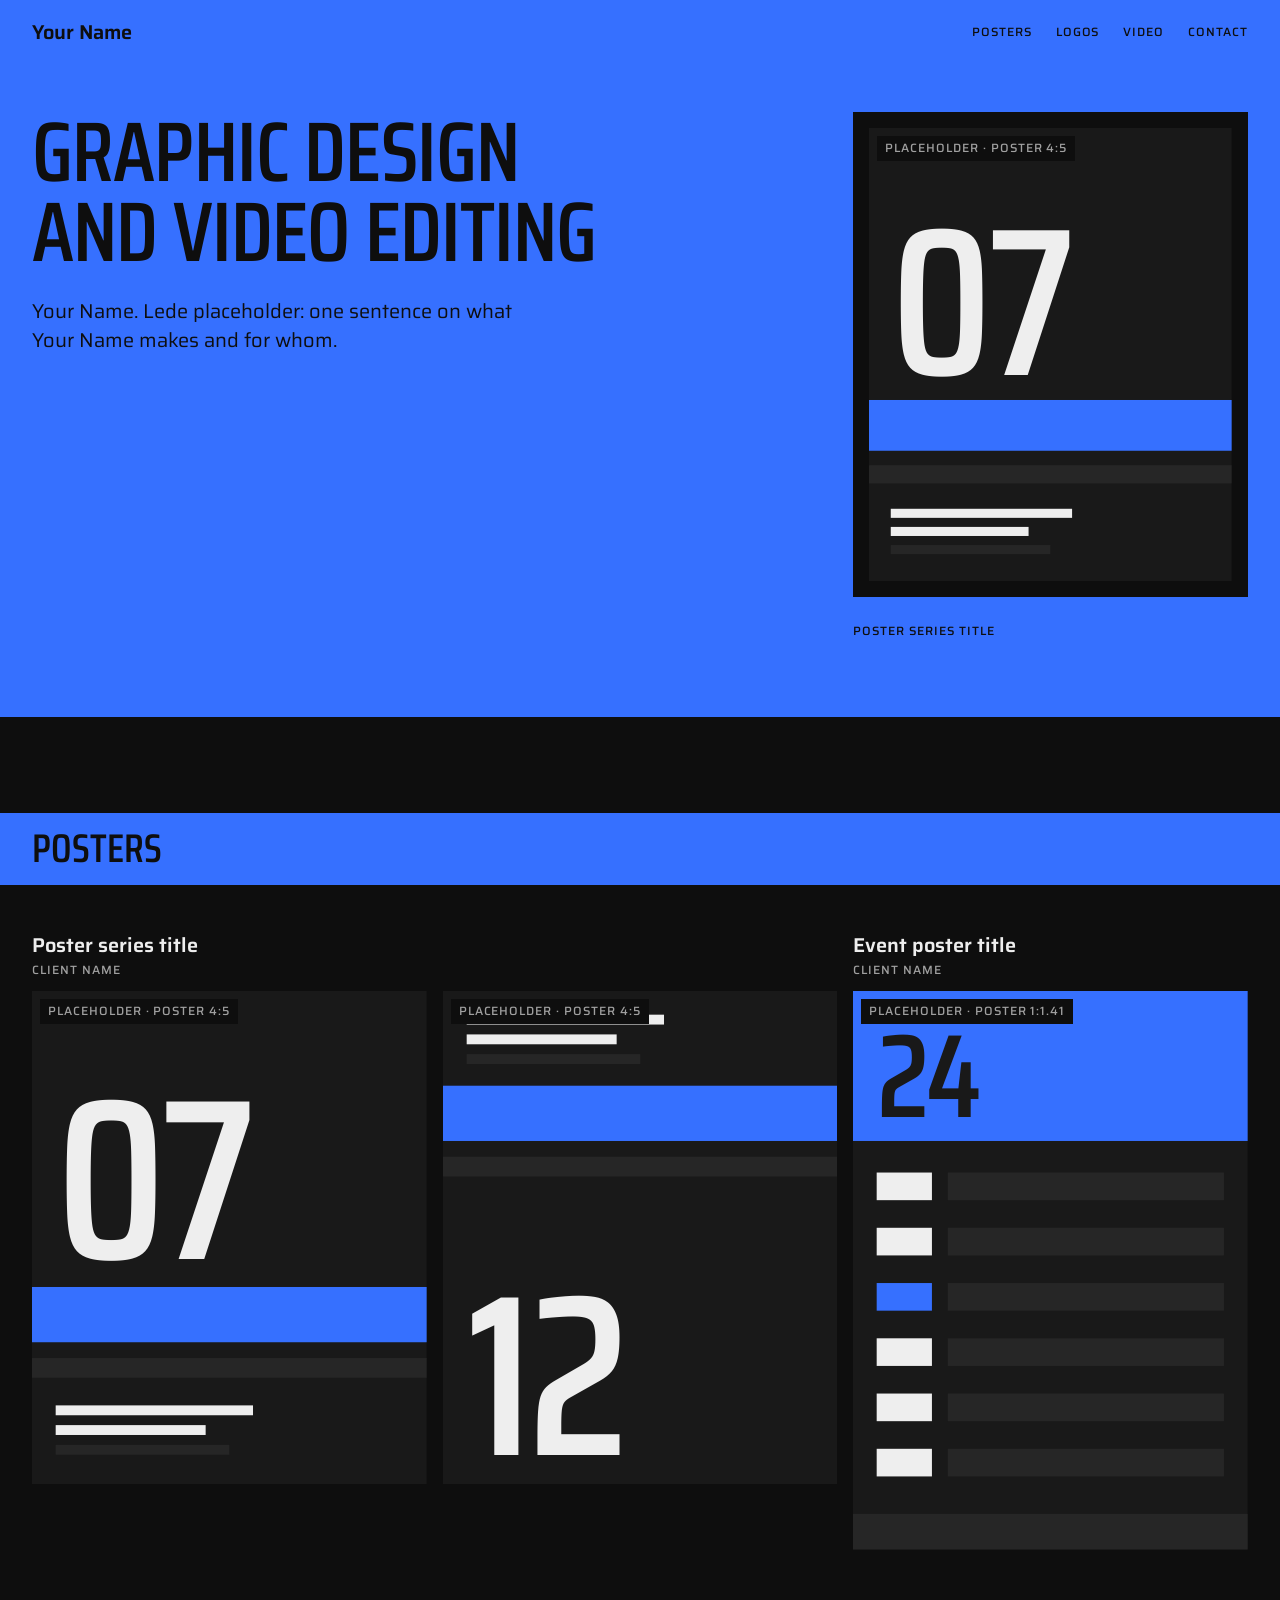
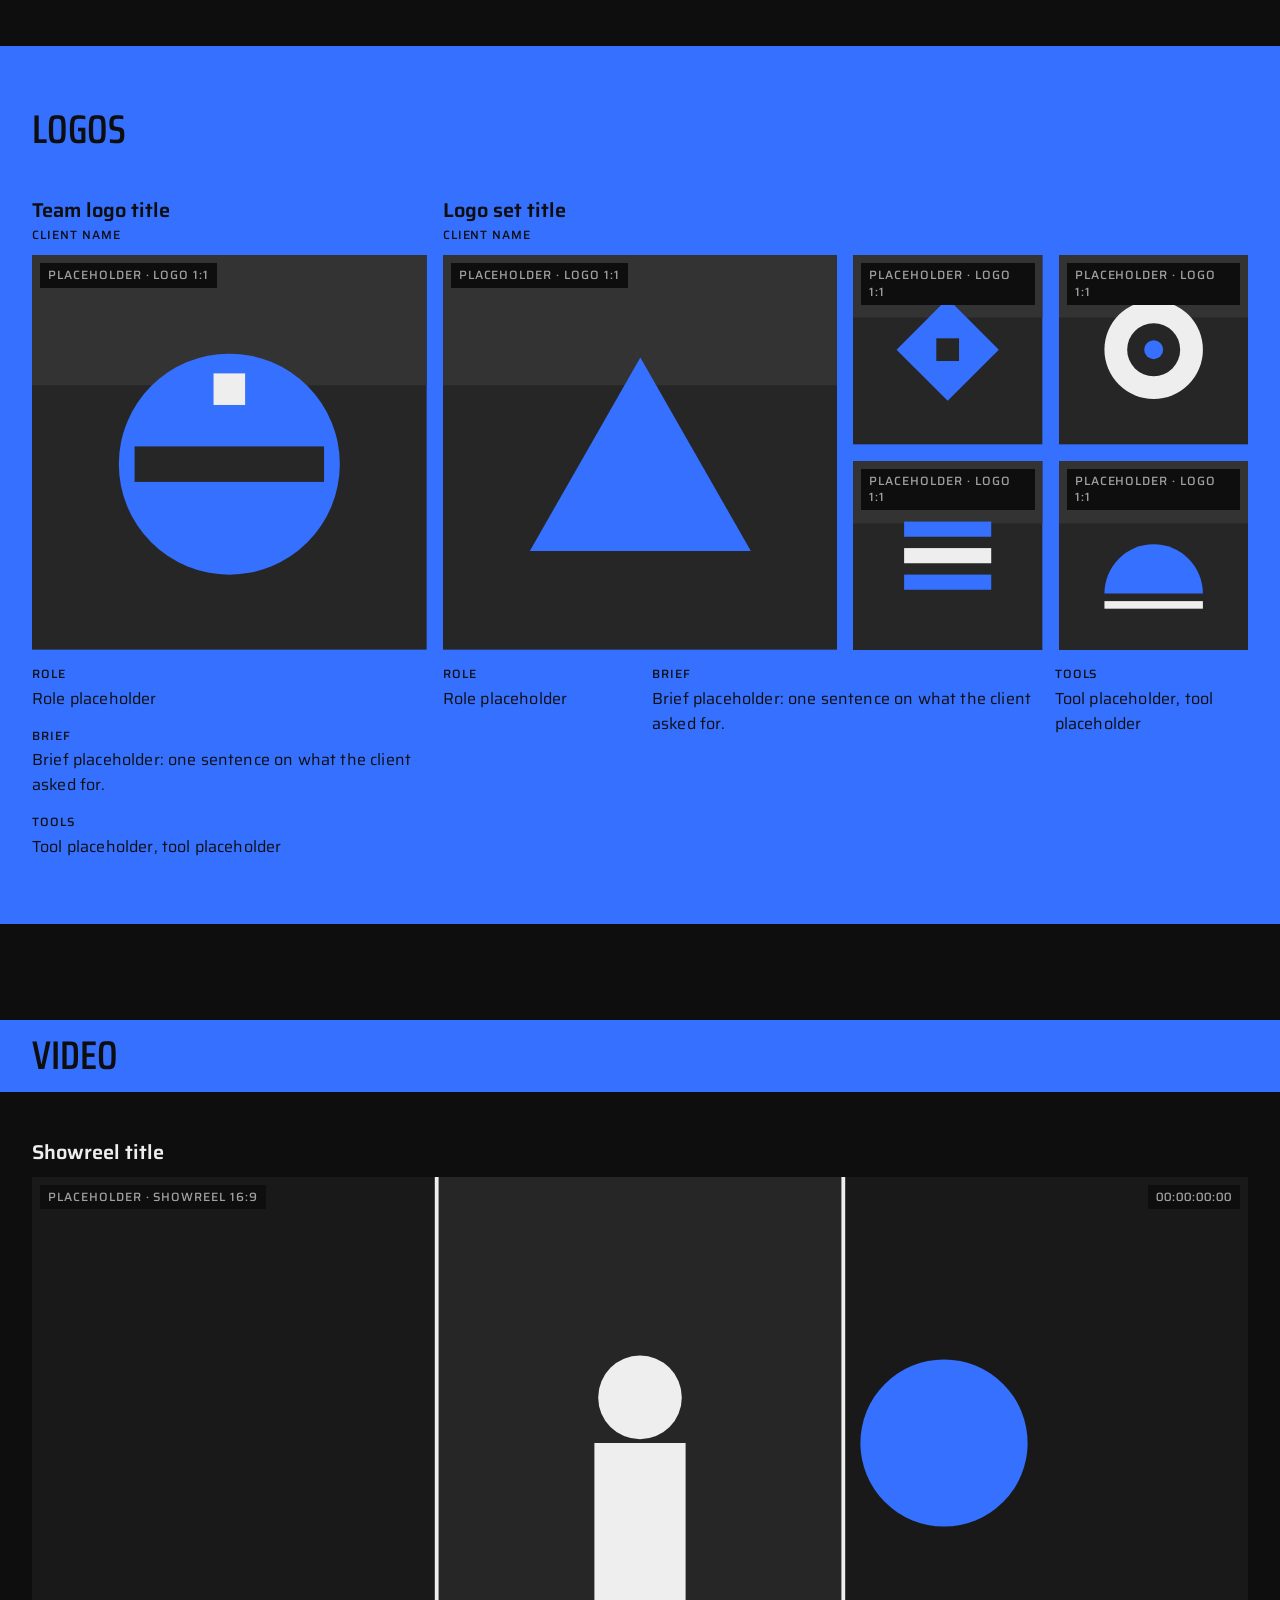
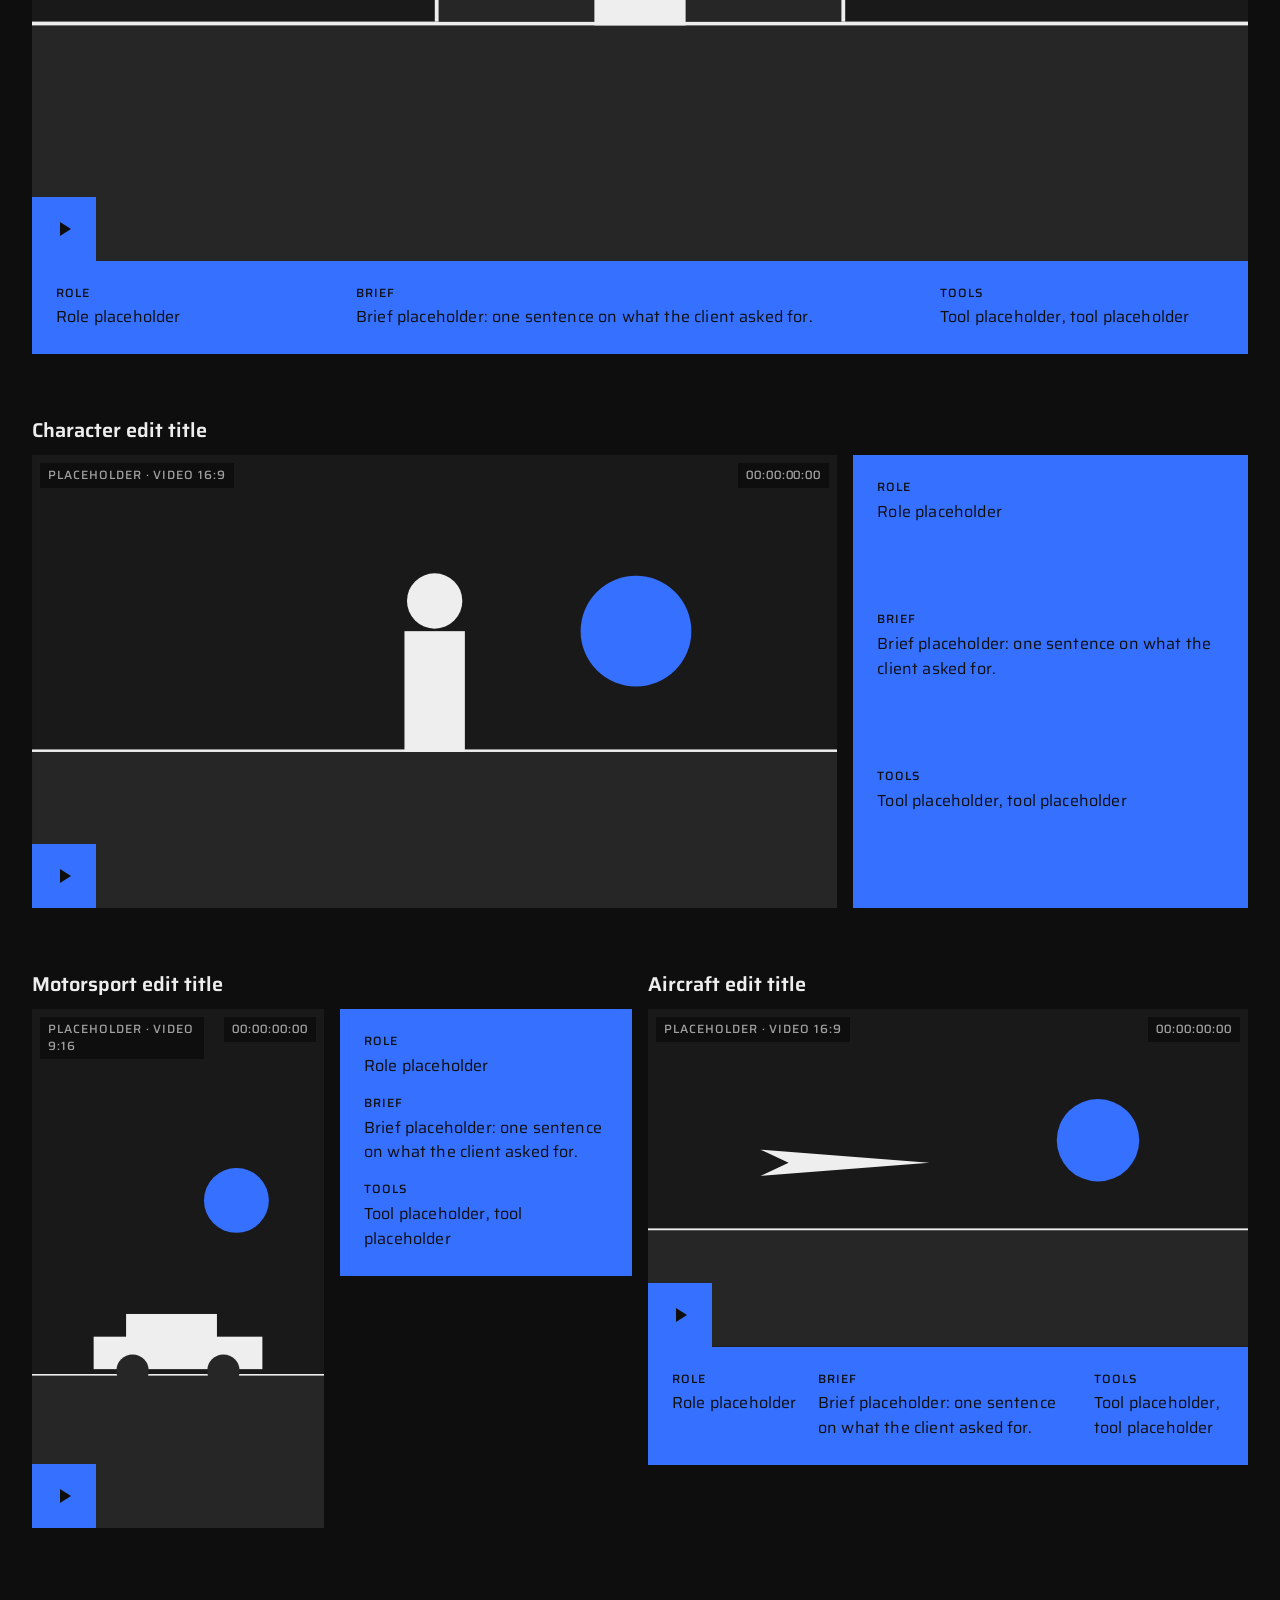
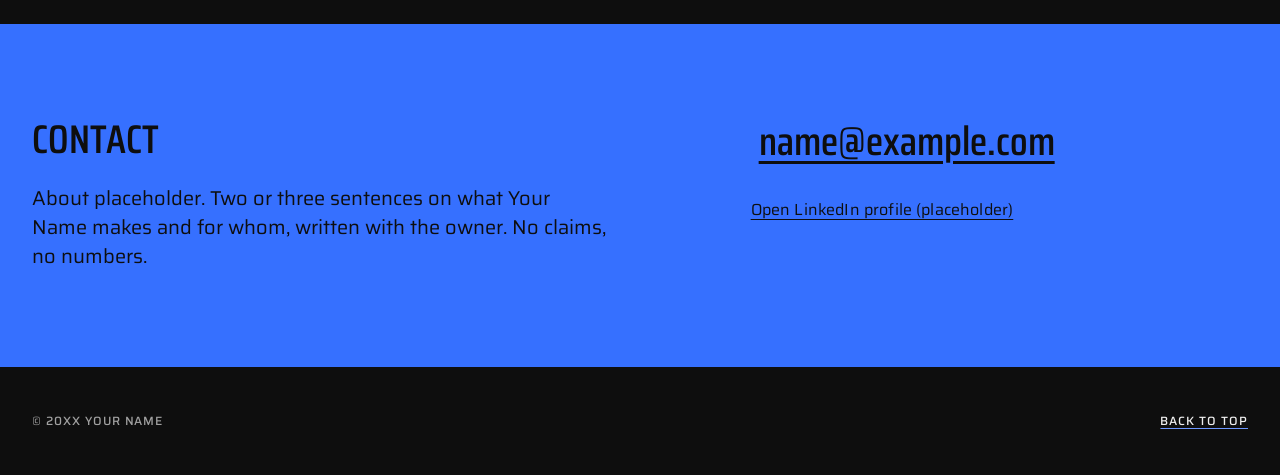
<file: demos/d-accents/cobalt.html>
<!doctype html>
<html lang="en">
<head>
<meta charset="utf-8">
<meta name="viewport" content="width=device-width, initial-scale=1">
<title>Your Name: graphic design and video editing (Demo D, Cobalt)</title>
<meta name="description" content="Your Name: graphic design and video editing. Demo with placeholder content.">
<link rel="preconnect" href="https://fonts.googleapis.com">
<link rel="preconnect" href="https://fonts.gstatic.com" crossorigin>
<link rel="stylesheet" href="https://fonts.googleapis.com/css2?family=Saira:wdth,wght@75..100,400..600&amp;display=swap">
<link rel="stylesheet" href="../d/styles.css">
<link rel="stylesheet" href="cobalt.css">
</head>
<body>
<header class="site-header on-accent">
<div class="wrap">
<a class="name" href="#top">Your Name</a>
<nav aria-label="Sections"><ul>
<li><a href="#posters">Posters</a></li>
<li><a href="#logos">Logos</a></li>
<li><a href="#video">Video</a></li>
<li><a href="#contact">Contact</a></li>
</ul></nav>
</div>
</header>
<main id="top">

<section class="opening on-accent" aria-labelledby="h1">
<div class="wrap grid">
<div class="opening-text">
<h1 id="h1">Graphic design and video editing</h1>
<p class="lede">Your Name. Lede placeholder: one sentence on what Your Name makes and for whom.</p>
</div>
<div class="opening-art">
<div class="mount"><div class="art r-45" role="img" aria-label="Placeholder art: poster, 4:5 portrait"><svg viewBox="0 0 400 500" aria-hidden="true" focusable="false"><rect class="g" x="0" y="0" width="400" height="500"/><rect class="h" x="0" y="300" width="400" height="56"/><rect class="m" x="0" y="372" width="400" height="20"/><text class="i" x="24" y="272" font-size="232">07</text><rect class="i" x="24" y="420" width="200" height="10"/><rect class="i" x="24" y="440" width="152" height="10"/><rect class="m" x="24" y="460" width="176" height="10"/></svg><span class="ph-tag" aria-hidden="true">Placeholder · Poster 4:5</span></div></div>
<a class="opening-link" href="#p-series">Poster series title</a>
</div>
</div>
</section>

<section id="posters" class="sec" aria-labelledby="posters-h">
<div class="bar on-accent"><div class="wrap"><h2 id="posters-h">Posters</h2></div></div>
<div class="wrap grid posters-grid">
<article class="piece poster p-series" id="p-series"><div class="title-block"><h3><a href="#p-series">Poster series title</a></h3><p class="client">Client name</p></div>
<div class="frame"><div class="arts"><div class="art r-45" role="img" aria-label="Placeholder art: poster, 4:5 portrait"><svg viewBox="0 0 400 500" aria-hidden="true" focusable="false"><rect class="g" x="0" y="0" width="400" height="500"/><rect class="h" x="0" y="300" width="400" height="56"/><rect class="m" x="0" y="372" width="400" height="20"/><text class="i" x="24" y="272" font-size="232">07</text><rect class="i" x="24" y="420" width="200" height="10"/><rect class="i" x="24" y="440" width="152" height="10"/><rect class="m" x="24" y="460" width="176" height="10"/></svg><span class="ph-tag" aria-hidden="true">Placeholder · Poster 4:5</span></div><div class="art r-45" role="img" aria-label="Placeholder art: poster, 4:5 portrait"><svg viewBox="0 0 400 500" aria-hidden="true" focusable="false"><rect class="g" x="0" y="0" width="400" height="500"/><rect class="i" x="24" y="24" width="200" height="10"/><rect class="i" x="24" y="44" width="152" height="10"/><rect class="m" x="24" y="64" width="176" height="10"/><rect class="h" x="0" y="96" width="400" height="56"/><rect class="m" x="0" y="168" width="400" height="20"/><text class="i" x="24" y="470" font-size="232">12</text></svg><span class="ph-tag" aria-hidden="true">Placeholder · Poster 4:5</span></div></div><dl class="fields"><div><dt>Role</dt><dd>Role placeholder</dd></div><div><dt>Brief</dt><dd>Brief placeholder: one sentence on what the client asked for.</dd></div><div><dt>Tools</dt><dd>Tool placeholder, tool placeholder</dd></div></dl></div>
</article>
<article class="piece poster p-event" id="p-event"><div class="title-block"><h3><a href="#p-event">Event poster title</a></h3><p class="client">Client name</p></div>
<div class="frame"><div class="arts"><div class="art r-141" role="img" aria-label="Placeholder art: poster, 1:1.41 portrait"><svg viewBox="0 0 400 566" aria-hidden="true" focusable="false"><rect class="g" x="0" y="0" width="400" height="566"/><rect class="h" x="0" y="0" width="400" height="152"/><text class="g" x="24" y="128" font-size="120">24</text><rect class="i" x="24" y="184" width="56" height="28"/><rect class="m" x="96" y="184" width="280" height="28"/><rect class="i" x="24" y="240" width="56" height="28"/><rect class="m" x="96" y="240" width="280" height="28"/><rect class="h" x="24" y="296" width="56" height="28"/><rect class="m" x="96" y="296" width="280" height="28"/><rect class="i" x="24" y="352" width="56" height="28"/><rect class="m" x="96" y="352" width="280" height="28"/><rect class="i" x="24" y="408" width="56" height="28"/><rect class="m" x="96" y="408" width="280" height="28"/><rect class="i" x="24" y="464" width="56" height="28"/><rect class="m" x="96" y="464" width="280" height="28"/><rect class="m" x="0" y="530" width="400" height="36"/></svg><span class="ph-tag" aria-hidden="true">Placeholder · Poster 1:1.41</span></div></div><dl class="fields"><div><dt>Role</dt><dd>Role placeholder</dd></div><div><dt>Brief</dt><dd>Brief placeholder: one sentence on what the client asked for.</dd></div><div><dt>Tools</dt><dd>Tool placeholder, tool placeholder</dd></div></dl></div>
</article>
</div>
</section>

<section id="logos" class="sec logos on-accent" aria-labelledby="logos-h">
<div class="wrap">
<h2 id="logos-h">Logos</h2>
<div class="grid logos-grid">
<article class="piece logo l-team" id="l-team"><div class="title-block"><h3><a href="#l-team">Team logo title</a></h3><p class="client">Client name</p></div>
<div class="frame"><div class="art r-11" role="img" aria-label="Placeholder art: logo, 1:1"><svg viewBox="0 0 400 400" aria-hidden="true" focusable="false"><rect class="p" x="0" y="0" width="400" height="400"/><rect class="s" x="0" y="0" width="400" height="132"/><g class="mark"><circle class="h" cx="200" cy="212" r="112"/><rect class="p" x="104" y="194" width="192" height="36"/><rect class="i" x="184" y="120" width="32" height="32"/></g></svg><span class="ph-tag" aria-hidden="true">Placeholder · Logo 1:1</span></div></div><dl class="fields"><div><dt>Role</dt><dd>Role placeholder</dd></div><div><dt>Brief</dt><dd>Brief placeholder: one sentence on what the client asked for.</dd></div><div><dt>Tools</dt><dd>Tool placeholder, tool placeholder</dd></div></dl></article>
<article class="piece logo l-set" id="l-set"><div class="title-block"><h3><a href="#l-set">Logo set title</a></h3><p class="client">Client name</p></div>
<div class="frame"><div class="set-grid"><div class="art r-11" role="img" aria-label="Placeholder art: logo, 1:1"><svg viewBox="0 0 400 400" aria-hidden="true" focusable="false"><rect class="p" x="0" y="0" width="400" height="400"/><rect class="s" x="0" y="0" width="400" height="132"/><g class="mark"><polygon class="h" points="200,104 312,300 88,300"/></g></svg><span class="ph-tag" aria-hidden="true">Placeholder · Logo 1:1</span></div><div class="set-2x2"><div class="art r-11" role="img" aria-label="Placeholder art: logo, 1:1"><svg viewBox="0 0 400 400" aria-hidden="true" focusable="false"><rect class="p" x="0" y="0" width="400" height="400"/><rect class="s" x="0" y="0" width="400" height="132"/><g class="mark"><polygon class="h" points="200,92 308,200 200,308 92,200"/><rect class="p" x="176" y="176" width="48" height="48"/></g></svg><span class="ph-tag" aria-hidden="true">Placeholder · Logo 1:1</span></div><div class="art r-11" role="img" aria-label="Placeholder art: logo, 1:1"><svg viewBox="0 0 400 400" aria-hidden="true" focusable="false"><rect class="p" x="0" y="0" width="400" height="400"/><rect class="s" x="0" y="0" width="400" height="132"/><g class="mark"><circle class="i" cx="200" cy="200" r="104"/><circle class="p" cx="200" cy="200" r="56"/><circle class="h" cx="200" cy="200" r="20"/></g></svg><span class="ph-tag" aria-hidden="true">Placeholder · Logo 1:1</span></div><div class="art r-11" role="img" aria-label="Placeholder art: logo, 1:1"><svg viewBox="0 0 400 400" aria-hidden="true" focusable="false"><rect class="p" x="0" y="0" width="400" height="400"/><rect class="s" x="0" y="0" width="400" height="132"/><g class="mark"><rect class="h" x="108" y="128" width="184" height="32"/><rect class="i" x="108" y="184" width="184" height="32"/><rect class="h" x="108" y="240" width="184" height="32"/></g></svg><span class="ph-tag" aria-hidden="true">Placeholder · Logo 1:1</span></div><div class="art r-11" role="img" aria-label="Placeholder art: logo, 1:1"><svg viewBox="0 0 400 400" aria-hidden="true" focusable="false"><rect class="p" x="0" y="0" width="400" height="400"/><rect class="s" x="0" y="0" width="400" height="132"/><g class="mark"><path class="h" d="M96 280 A104 104 0 0 1 304 280 Z"/><rect class="i" x="96" y="296" width="208" height="16"/></g></svg><span class="ph-tag" aria-hidden="true">Placeholder · Logo 1:1</span></div></div></div></div><dl class="fields"><div><dt>Role</dt><dd>Role placeholder</dd></div><div><dt>Brief</dt><dd>Brief placeholder: one sentence on what the client asked for.</dd></div><div><dt>Tools</dt><dd>Tool placeholder, tool placeholder</dd></div></dl></article>
</div>
</div>
</section>

<section id="video" class="sec" aria-labelledby="video-h">
<div class="bar on-accent"><div class="wrap"><h2 id="video-h">Video</h2></div></div>
<div class="wrap video-body">
<!-- optional: showreel -->
<article class="piece vid vid-wide" id="v-reel"><div class="title-block"><h3>Showreel title</h3></div><button type="button" class="facade" data-status="st-reel" aria-label="Play video: Showreel title (placeholder)"><div class="art r-169" aria-hidden="true"><svg viewBox="0 0 640 360" aria-hidden="true" focusable="false"><rect class="g" x="0" y="0" width="640" height="360"/><rect class="m" x="0" y="236" width="640" height="124"/><rect class="i" x="0" y="234" width="640" height="2"/><circle class="h v-sun" cx="480" cy="140" r="44"/><rect class="p" x="214" y="0" width="212" height="234"/><rect class="i" x="212" y="0" width="2" height="234"/><rect class="i" x="426" y="0" width="2" height="234"/><rect class="i" x="296" y="140" width="48" height="96"/><circle class="i" cx="320" cy="116" r="22"/></svg><span class="ph-tag" aria-hidden="true">Placeholder · Showreel 16:9</span></div><span class="sweep" aria-hidden="true"></span><span class="tc" aria-hidden="true"><span class="tc-idle">00:00:00:00</span><span class="tc-live">Preview · muted</span></span><span class="play-bar" aria-hidden="true"></span><span class="play-text" aria-hidden="true">Play with sound</span><span class="play-key" aria-hidden="true"><svg viewBox="0 0 24 24" aria-hidden="true"><path d="M8 5v14l11-7z"/></svg></span></button><p class="facade-status" id="st-reel" role="status"></p><dl class="fields strip"><div><dt>Role</dt><dd>Role placeholder</dd></div><div><dt>Brief</dt><dd>Brief placeholder: one sentence on what the client asked for.</dd></div><div><dt>Tools</dt><dd>Tool placeholder, tool placeholder</dd></div></dl></article>
<!-- /optional -->
<article class="piece vid vid-split" id="v-char"><div class="title-block"><h3>Character edit title</h3></div><button type="button" class="facade" data-status="st-char" aria-label="Play video: Character edit title (placeholder)"><div class="art r-169" aria-hidden="true"><svg viewBox="0 0 640 360" aria-hidden="true" focusable="false"><rect class="g" x="0" y="0" width="640" height="360"/><rect class="m" x="0" y="236" width="640" height="124"/><rect class="i" x="0" y="234" width="640" height="2"/><circle class="h v-sun" cx="480" cy="140" r="44"/><rect class="i" x="296" y="140" width="48" height="96"/><circle class="i" cx="320" cy="116" r="22"/></svg><span class="ph-tag" aria-hidden="true">Placeholder · Video 16:9</span></div><span class="sweep" aria-hidden="true"></span><span class="tc" aria-hidden="true"><span class="tc-idle">00:00:00:00</span><span class="tc-live">Preview · muted</span></span><span class="play-bar" aria-hidden="true"></span><span class="play-text" aria-hidden="true">Play with sound</span><span class="play-key" aria-hidden="true"><svg viewBox="0 0 24 24" aria-hidden="true"><path d="M8 5v14l11-7z"/></svg></span></button><p class="facade-status" id="st-char" role="status"></p><dl class="fields block"><div><dt>Role</dt><dd>Role placeholder</dd></div><div><dt>Brief</dt><dd>Brief placeholder: one sentence on what the client asked for.</dd></div><div><dt>Tools</dt><dd>Tool placeholder, tool placeholder</dd></div></dl></article>
<div class="vid-row">
<article class="piece vid vid-moto" id="v-moto"><div class="title-block"><h3>Motorsport edit title</h3></div><button type="button" class="facade" data-status="st-moto" aria-label="Play video: Motorsport edit title (placeholder)"><div class="art r-916" aria-hidden="true"><svg viewBox="0 0 360 640" aria-hidden="true" focusable="false"><rect class="g" x="0" y="0" width="360" height="640"/><rect class="m" x="0" y="452" width="360" height="188"/><rect class="i" x="0" y="450" width="360" height="2"/><circle class="h v-sun" cx="252" cy="236" r="40"/><rect class="i" x="76" y="404" width="208" height="40"/><rect class="i" x="116" y="376" width="112" height="32"/><circle class="m" cx="124" cy="446" r="20"/><circle class="m" cx="236" cy="446" r="20"/></svg><span class="ph-tag" aria-hidden="true">Placeholder · Video 9:16</span></div><span class="sweep" aria-hidden="true"></span><span class="tc" aria-hidden="true"><span class="tc-idle">00:00:00:00</span><span class="tc-live">Preview · muted</span></span><span class="play-bar" aria-hidden="true"></span><span class="play-text" aria-hidden="true">Play with sound</span><span class="play-key" aria-hidden="true"><svg viewBox="0 0 24 24" aria-hidden="true"><path d="M8 5v14l11-7z"/></svg></span></button><p class="facade-status" id="st-moto" role="status"></p><dl class="fields block"><div><dt>Role</dt><dd>Role placeholder</dd></div><div><dt>Brief</dt><dd>Brief placeholder: one sentence on what the client asked for.</dd></div><div><dt>Tools</dt><dd>Tool placeholder, tool placeholder</dd></div></dl></article>
<article class="piece vid vid-air" id="v-air"><div class="title-block"><h3>Aircraft edit title</h3></div><button type="button" class="facade" data-status="st-air" aria-label="Play video: Aircraft edit title (placeholder)"><div class="art r-169" aria-hidden="true"><svg viewBox="0 0 640 360" aria-hidden="true" focusable="false"><rect class="g" x="0" y="0" width="640" height="360"/><rect class="m" x="0" y="236" width="640" height="124"/><rect class="i" x="0" y="234" width="640" height="2"/><circle class="h v-sun" cx="480" cy="140" r="44"/><polygon class="i" points="120,150 300,164 120,178 150,164"/></svg><span class="ph-tag" aria-hidden="true">Placeholder · Video 16:9</span></div><span class="sweep" aria-hidden="true"></span><span class="tc" aria-hidden="true"><span class="tc-idle">00:00:00:00</span><span class="tc-live">Preview · muted</span></span><span class="play-bar" aria-hidden="true"></span><span class="play-text" aria-hidden="true">Play with sound</span><span class="play-key" aria-hidden="true"><svg viewBox="0 0 24 24" aria-hidden="true"><path d="M8 5v14l11-7z"/></svg></span></button><p class="facade-status" id="st-air" role="status"></p><dl class="fields strip"><div><dt>Role</dt><dd>Role placeholder</dd></div><div><dt>Brief</dt><dd>Brief placeholder: one sentence on what the client asked for.</dd></div><div><dt>Tools</dt><dd>Tool placeholder, tool placeholder</dd></div></dl></article>
</div>
</div>
</section>

<section id="contact" class="sec contact on-accent" aria-labelledby="contact-h">
<div class="wrap grid">
<div class="contact-about">
<h2 id="contact-h">Contact</h2>
<p class="about">About placeholder. Two or three sentences on what Your Name makes and for whom, written with the owner. No claims, no numbers.</p>
</div>
<div class="contact-links">
<a class="email" href="mailto:name@example.com">name@example.com</a>
<a class="linkedin" href="#">Open LinkedIn profile (placeholder)</a>
</div>
</div>
</section>
</main>
<footer class="site-footer">
<div class="wrap foot">
<p class="label muted">© 20XX Your Name</p>
<a class="to-top label" href="#top">Back to top</a>
</div>
</footer>
<script>
document.querySelectorAll('button.facade').forEach(function (b) {
  b.addEventListener('click', function () {
    document.getElementById(b.dataset.status).textContent = 'Demo only: the video player loads here on the live site.';
  });
});
</script>
</body>
</html>
</file>
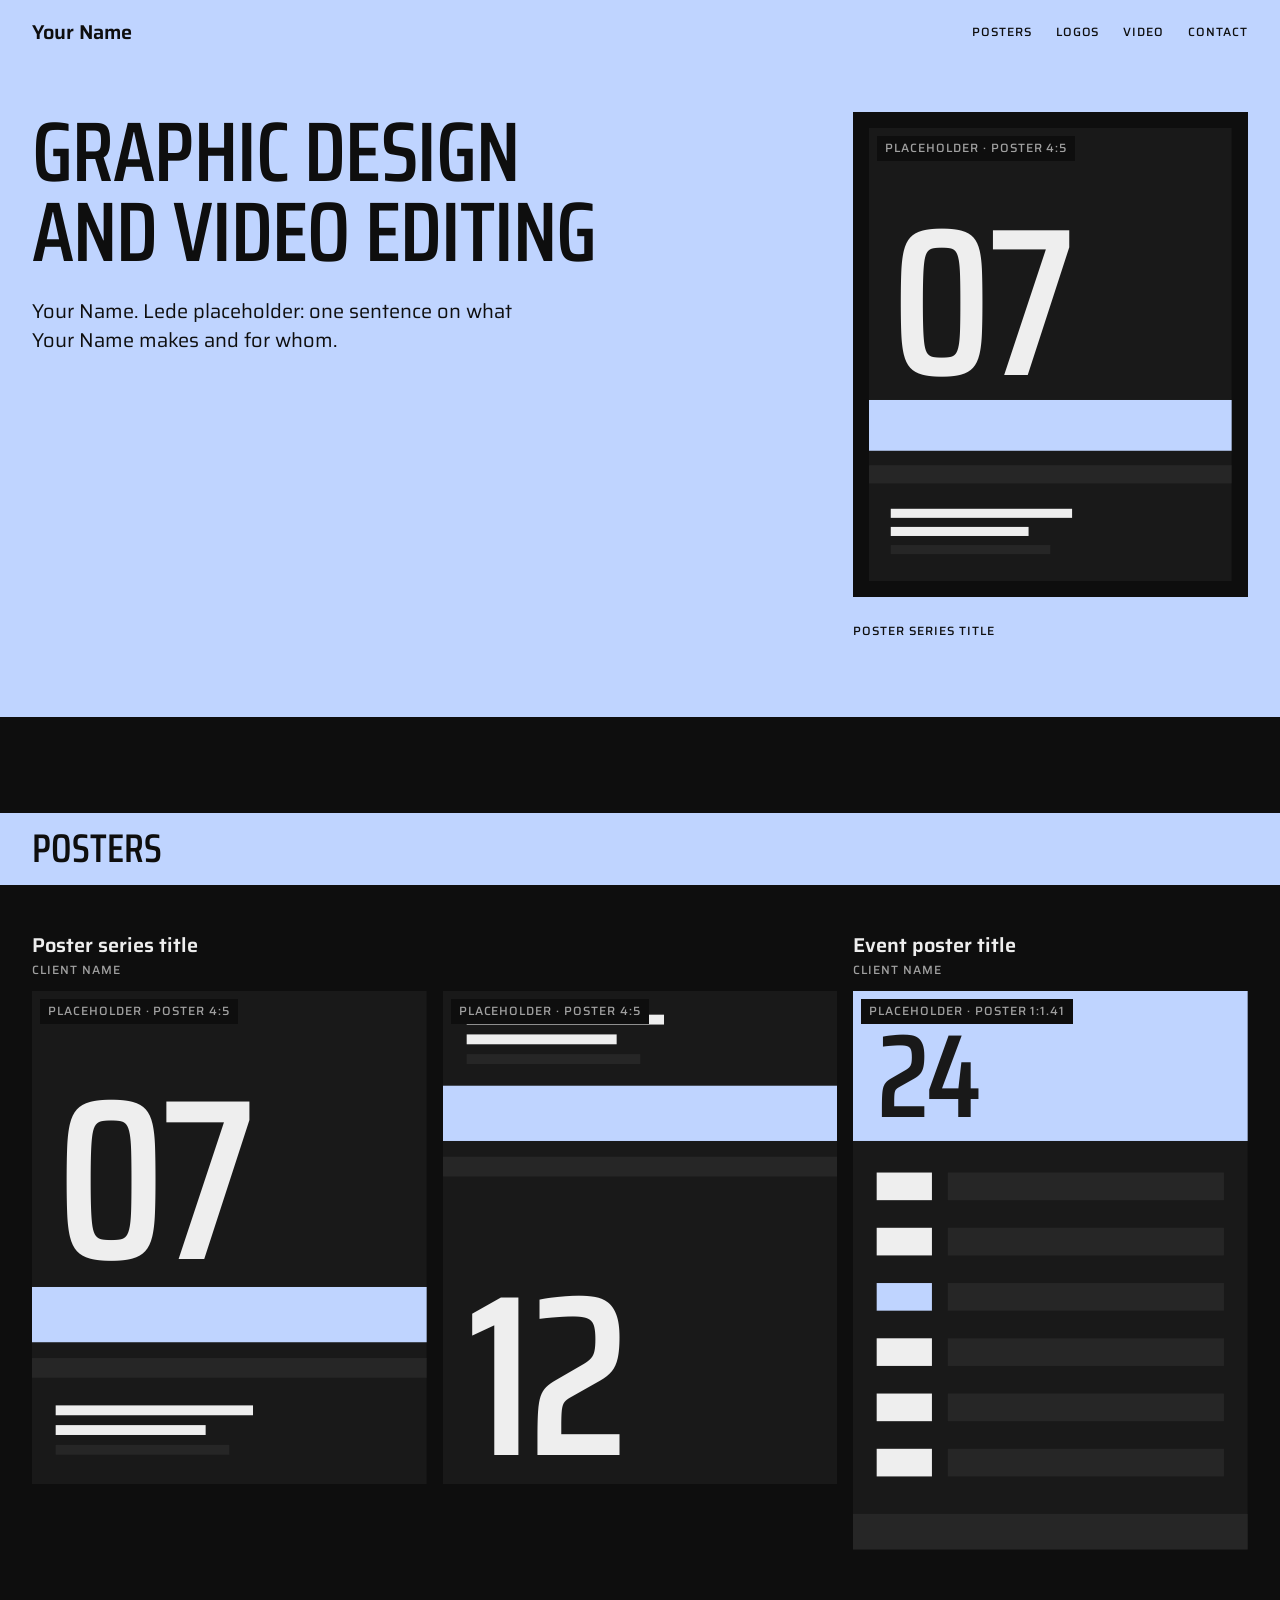
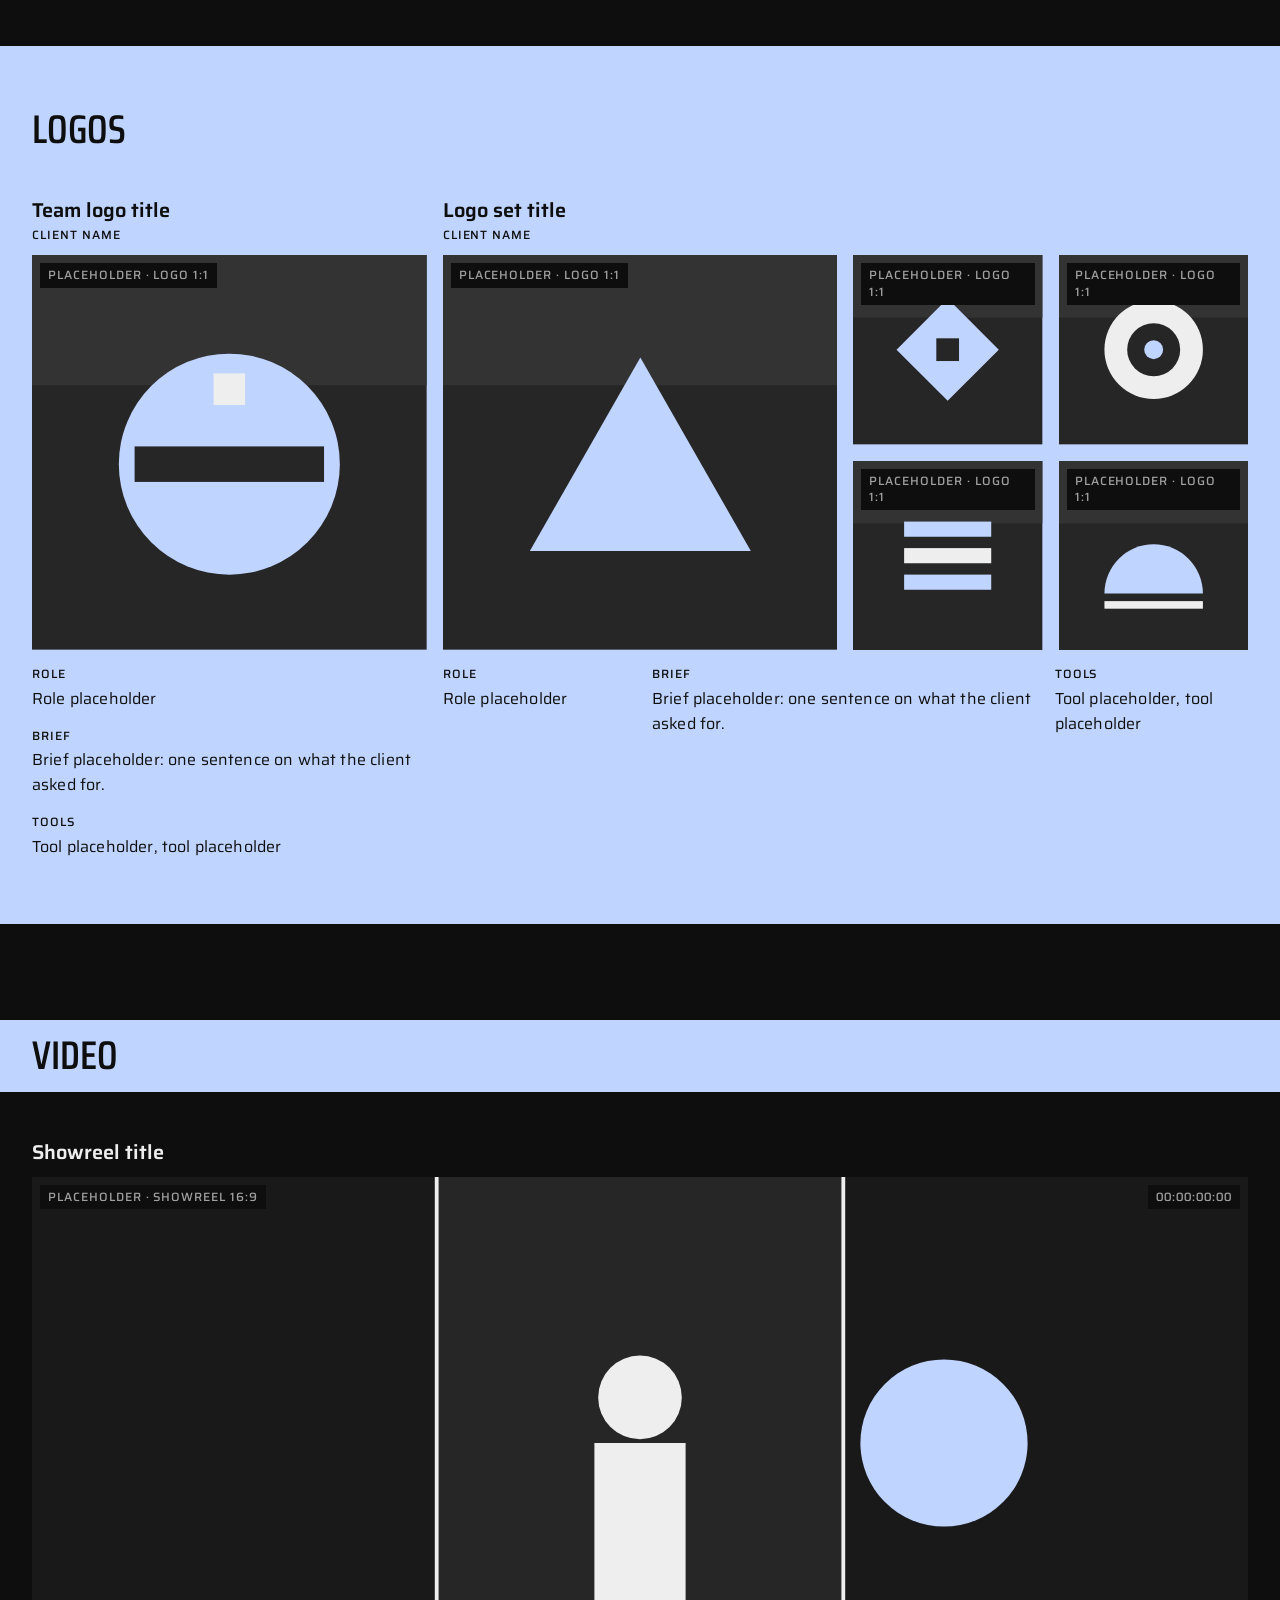
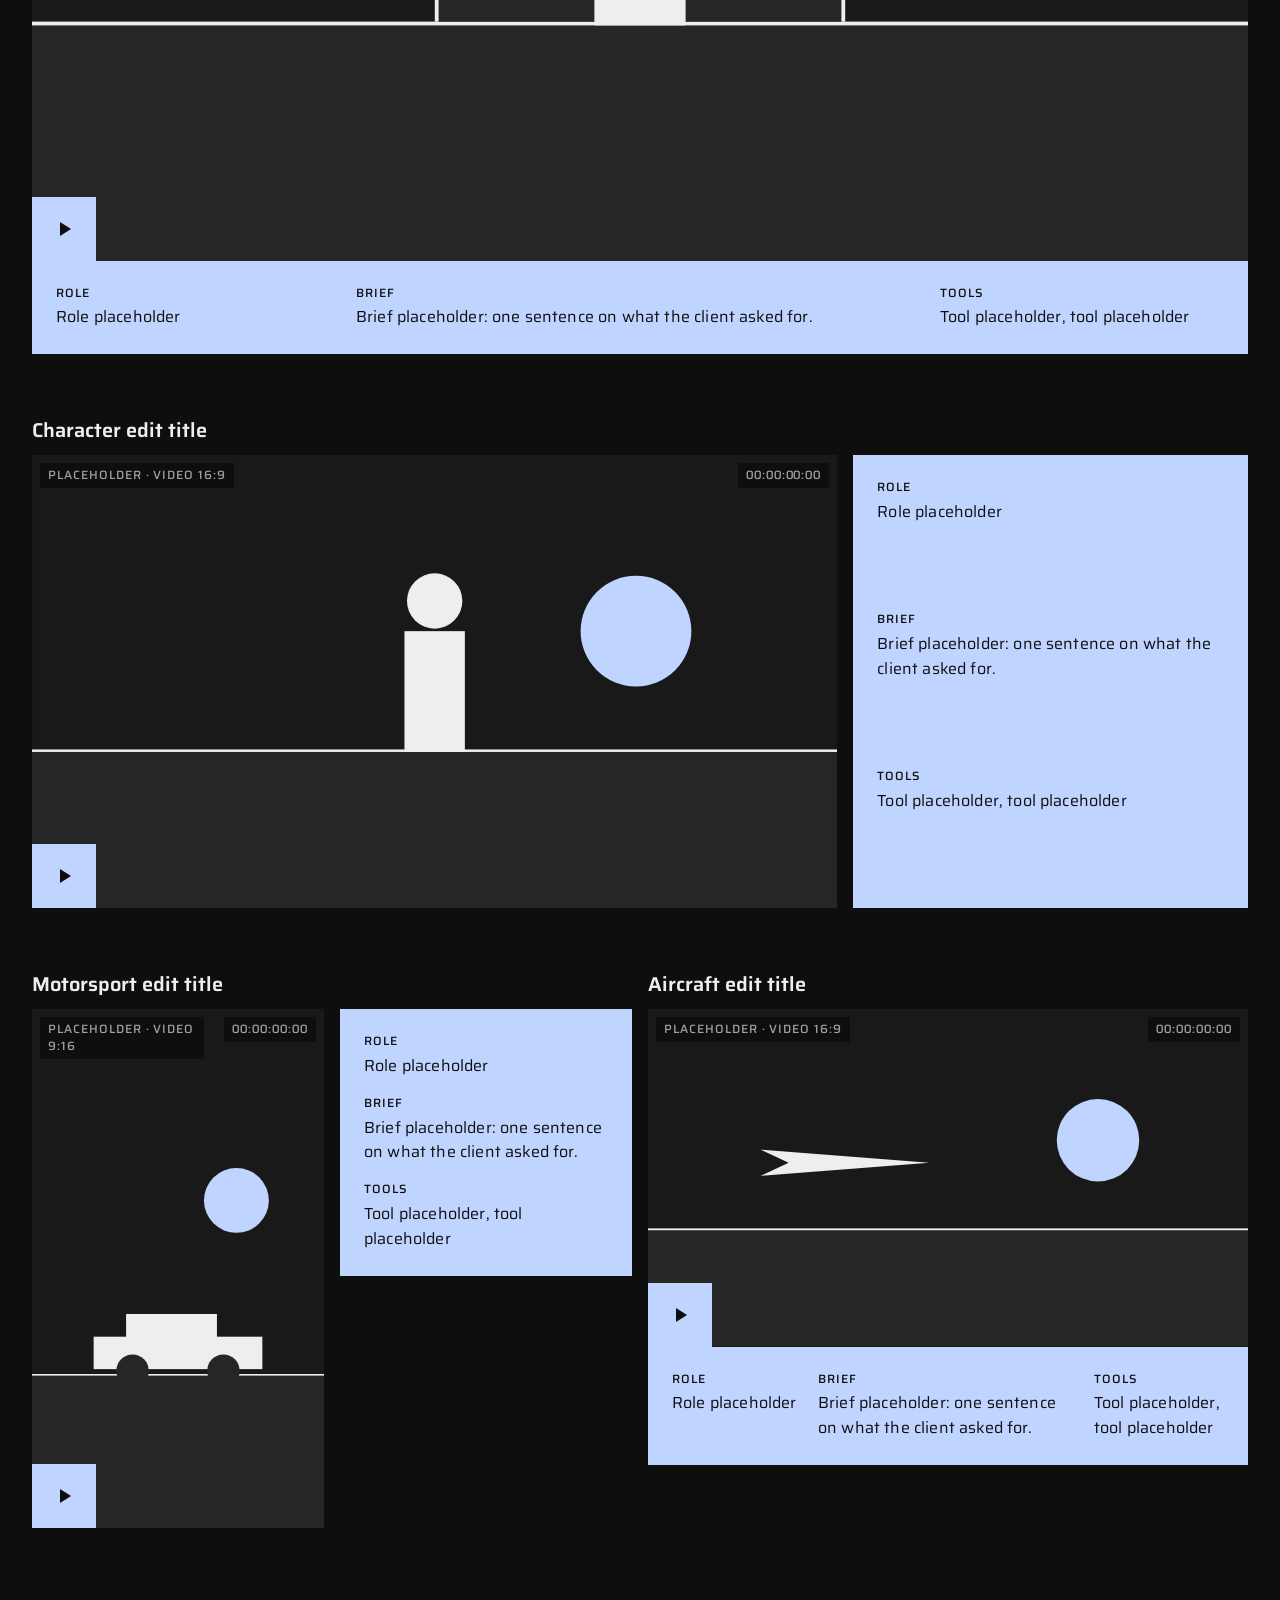
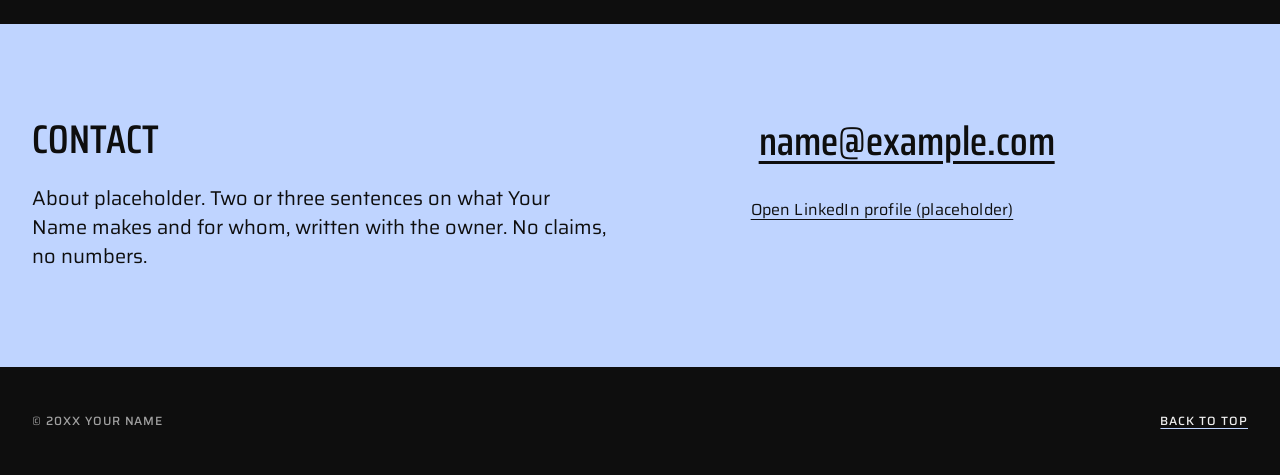
<file: demos/d-accents/ice.html>
<!doctype html>
<html lang="en">
<head>
<meta charset="utf-8">
<meta name="viewport" content="width=device-width, initial-scale=1">
<title>Your Name: graphic design and video editing (Demo D, Ice)</title>
<meta name="description" content="Your Name: graphic design and video editing. Demo with placeholder content.">
<link rel="preconnect" href="https://fonts.googleapis.com">
<link rel="preconnect" href="https://fonts.gstatic.com" crossorigin>
<link rel="stylesheet" href="https://fonts.googleapis.com/css2?family=Saira:wdth,wght@75..100,400..600&amp;display=swap">
<link rel="stylesheet" href="../d/styles.css">
<link rel="stylesheet" href="ice.css">
</head>
<body>
<header class="site-header on-accent">
<div class="wrap">
<a class="name" href="#top">Your Name</a>
<nav aria-label="Sections"><ul>
<li><a href="#posters">Posters</a></li>
<li><a href="#logos">Logos</a></li>
<li><a href="#video">Video</a></li>
<li><a href="#contact">Contact</a></li>
</ul></nav>
</div>
</header>
<main id="top">

<section class="opening on-accent" aria-labelledby="h1">
<div class="wrap grid">
<div class="opening-text">
<h1 id="h1">Graphic design and video editing</h1>
<p class="lede">Your Name. Lede placeholder: one sentence on what Your Name makes and for whom.</p>
</div>
<div class="opening-art">
<div class="mount"><div class="art r-45" role="img" aria-label="Placeholder art: poster, 4:5 portrait"><svg viewBox="0 0 400 500" aria-hidden="true" focusable="false"><rect class="g" x="0" y="0" width="400" height="500"/><rect class="h" x="0" y="300" width="400" height="56"/><rect class="m" x="0" y="372" width="400" height="20"/><text class="i" x="24" y="272" font-size="232">07</text><rect class="i" x="24" y="420" width="200" height="10"/><rect class="i" x="24" y="440" width="152" height="10"/><rect class="m" x="24" y="460" width="176" height="10"/></svg><span class="ph-tag" aria-hidden="true">Placeholder · Poster 4:5</span></div></div>
<a class="opening-link" href="#p-series">Poster series title</a>
</div>
</div>
</section>

<section id="posters" class="sec" aria-labelledby="posters-h">
<div class="bar on-accent"><div class="wrap"><h2 id="posters-h">Posters</h2></div></div>
<div class="wrap grid posters-grid">
<article class="piece poster p-series" id="p-series"><div class="title-block"><h3><a href="#p-series">Poster series title</a></h3><p class="client">Client name</p></div>
<div class="frame"><div class="arts"><div class="art r-45" role="img" aria-label="Placeholder art: poster, 4:5 portrait"><svg viewBox="0 0 400 500" aria-hidden="true" focusable="false"><rect class="g" x="0" y="0" width="400" height="500"/><rect class="h" x="0" y="300" width="400" height="56"/><rect class="m" x="0" y="372" width="400" height="20"/><text class="i" x="24" y="272" font-size="232">07</text><rect class="i" x="24" y="420" width="200" height="10"/><rect class="i" x="24" y="440" width="152" height="10"/><rect class="m" x="24" y="460" width="176" height="10"/></svg><span class="ph-tag" aria-hidden="true">Placeholder · Poster 4:5</span></div><div class="art r-45" role="img" aria-label="Placeholder art: poster, 4:5 portrait"><svg viewBox="0 0 400 500" aria-hidden="true" focusable="false"><rect class="g" x="0" y="0" width="400" height="500"/><rect class="i" x="24" y="24" width="200" height="10"/><rect class="i" x="24" y="44" width="152" height="10"/><rect class="m" x="24" y="64" width="176" height="10"/><rect class="h" x="0" y="96" width="400" height="56"/><rect class="m" x="0" y="168" width="400" height="20"/><text class="i" x="24" y="470" font-size="232">12</text></svg><span class="ph-tag" aria-hidden="true">Placeholder · Poster 4:5</span></div></div><dl class="fields"><div><dt>Role</dt><dd>Role placeholder</dd></div><div><dt>Brief</dt><dd>Brief placeholder: one sentence on what the client asked for.</dd></div><div><dt>Tools</dt><dd>Tool placeholder, tool placeholder</dd></div></dl></div>
</article>
<article class="piece poster p-event" id="p-event"><div class="title-block"><h3><a href="#p-event">Event poster title</a></h3><p class="client">Client name</p></div>
<div class="frame"><div class="arts"><div class="art r-141" role="img" aria-label="Placeholder art: poster, 1:1.41 portrait"><svg viewBox="0 0 400 566" aria-hidden="true" focusable="false"><rect class="g" x="0" y="0" width="400" height="566"/><rect class="h" x="0" y="0" width="400" height="152"/><text class="g" x="24" y="128" font-size="120">24</text><rect class="i" x="24" y="184" width="56" height="28"/><rect class="m" x="96" y="184" width="280" height="28"/><rect class="i" x="24" y="240" width="56" height="28"/><rect class="m" x="96" y="240" width="280" height="28"/><rect class="h" x="24" y="296" width="56" height="28"/><rect class="m" x="96" y="296" width="280" height="28"/><rect class="i" x="24" y="352" width="56" height="28"/><rect class="m" x="96" y="352" width="280" height="28"/><rect class="i" x="24" y="408" width="56" height="28"/><rect class="m" x="96" y="408" width="280" height="28"/><rect class="i" x="24" y="464" width="56" height="28"/><rect class="m" x="96" y="464" width="280" height="28"/><rect class="m" x="0" y="530" width="400" height="36"/></svg><span class="ph-tag" aria-hidden="true">Placeholder · Poster 1:1.41</span></div></div><dl class="fields"><div><dt>Role</dt><dd>Role placeholder</dd></div><div><dt>Brief</dt><dd>Brief placeholder: one sentence on what the client asked for.</dd></div><div><dt>Tools</dt><dd>Tool placeholder, tool placeholder</dd></div></dl></div>
</article>
</div>
</section>

<section id="logos" class="sec logos on-accent" aria-labelledby="logos-h">
<div class="wrap">
<h2 id="logos-h">Logos</h2>
<div class="grid logos-grid">
<article class="piece logo l-team" id="l-team"><div class="title-block"><h3><a href="#l-team">Team logo title</a></h3><p class="client">Client name</p></div>
<div class="frame"><div class="art r-11" role="img" aria-label="Placeholder art: logo, 1:1"><svg viewBox="0 0 400 400" aria-hidden="true" focusable="false"><rect class="p" x="0" y="0" width="400" height="400"/><rect class="s" x="0" y="0" width="400" height="132"/><g class="mark"><circle class="h" cx="200" cy="212" r="112"/><rect class="p" x="104" y="194" width="192" height="36"/><rect class="i" x="184" y="120" width="32" height="32"/></g></svg><span class="ph-tag" aria-hidden="true">Placeholder · Logo 1:1</span></div></div><dl class="fields"><div><dt>Role</dt><dd>Role placeholder</dd></div><div><dt>Brief</dt><dd>Brief placeholder: one sentence on what the client asked for.</dd></div><div><dt>Tools</dt><dd>Tool placeholder, tool placeholder</dd></div></dl></article>
<article class="piece logo l-set" id="l-set"><div class="title-block"><h3><a href="#l-set">Logo set title</a></h3><p class="client">Client name</p></div>
<div class="frame"><div class="set-grid"><div class="art r-11" role="img" aria-label="Placeholder art: logo, 1:1"><svg viewBox="0 0 400 400" aria-hidden="true" focusable="false"><rect class="p" x="0" y="0" width="400" height="400"/><rect class="s" x="0" y="0" width="400" height="132"/><g class="mark"><polygon class="h" points="200,104 312,300 88,300"/></g></svg><span class="ph-tag" aria-hidden="true">Placeholder · Logo 1:1</span></div><div class="set-2x2"><div class="art r-11" role="img" aria-label="Placeholder art: logo, 1:1"><svg viewBox="0 0 400 400" aria-hidden="true" focusable="false"><rect class="p" x="0" y="0" width="400" height="400"/><rect class="s" x="0" y="0" width="400" height="132"/><g class="mark"><polygon class="h" points="200,92 308,200 200,308 92,200"/><rect class="p" x="176" y="176" width="48" height="48"/></g></svg><span class="ph-tag" aria-hidden="true">Placeholder · Logo 1:1</span></div><div class="art r-11" role="img" aria-label="Placeholder art: logo, 1:1"><svg viewBox="0 0 400 400" aria-hidden="true" focusable="false"><rect class="p" x="0" y="0" width="400" height="400"/><rect class="s" x="0" y="0" width="400" height="132"/><g class="mark"><circle class="i" cx="200" cy="200" r="104"/><circle class="p" cx="200" cy="200" r="56"/><circle class="h" cx="200" cy="200" r="20"/></g></svg><span class="ph-tag" aria-hidden="true">Placeholder · Logo 1:1</span></div><div class="art r-11" role="img" aria-label="Placeholder art: logo, 1:1"><svg viewBox="0 0 400 400" aria-hidden="true" focusable="false"><rect class="p" x="0" y="0" width="400" height="400"/><rect class="s" x="0" y="0" width="400" height="132"/><g class="mark"><rect class="h" x="108" y="128" width="184" height="32"/><rect class="i" x="108" y="184" width="184" height="32"/><rect class="h" x="108" y="240" width="184" height="32"/></g></svg><span class="ph-tag" aria-hidden="true">Placeholder · Logo 1:1</span></div><div class="art r-11" role="img" aria-label="Placeholder art: logo, 1:1"><svg viewBox="0 0 400 400" aria-hidden="true" focusable="false"><rect class="p" x="0" y="0" width="400" height="400"/><rect class="s" x="0" y="0" width="400" height="132"/><g class="mark"><path class="h" d="M96 280 A104 104 0 0 1 304 280 Z"/><rect class="i" x="96" y="296" width="208" height="16"/></g></svg><span class="ph-tag" aria-hidden="true">Placeholder · Logo 1:1</span></div></div></div></div><dl class="fields"><div><dt>Role</dt><dd>Role placeholder</dd></div><div><dt>Brief</dt><dd>Brief placeholder: one sentence on what the client asked for.</dd></div><div><dt>Tools</dt><dd>Tool placeholder, tool placeholder</dd></div></dl></article>
</div>
</div>
</section>

<section id="video" class="sec" aria-labelledby="video-h">
<div class="bar on-accent"><div class="wrap"><h2 id="video-h">Video</h2></div></div>
<div class="wrap video-body">
<!-- optional: showreel -->
<article class="piece vid vid-wide" id="v-reel"><div class="title-block"><h3>Showreel title</h3></div><button type="button" class="facade" data-status="st-reel" aria-label="Play video: Showreel title (placeholder)"><div class="art r-169" aria-hidden="true"><svg viewBox="0 0 640 360" aria-hidden="true" focusable="false"><rect class="g" x="0" y="0" width="640" height="360"/><rect class="m" x="0" y="236" width="640" height="124"/><rect class="i" x="0" y="234" width="640" height="2"/><circle class="h v-sun" cx="480" cy="140" r="44"/><rect class="p" x="214" y="0" width="212" height="234"/><rect class="i" x="212" y="0" width="2" height="234"/><rect class="i" x="426" y="0" width="2" height="234"/><rect class="i" x="296" y="140" width="48" height="96"/><circle class="i" cx="320" cy="116" r="22"/></svg><span class="ph-tag" aria-hidden="true">Placeholder · Showreel 16:9</span></div><span class="sweep" aria-hidden="true"></span><span class="tc" aria-hidden="true"><span class="tc-idle">00:00:00:00</span><span class="tc-live">Preview · muted</span></span><span class="play-bar" aria-hidden="true"></span><span class="play-text" aria-hidden="true">Play with sound</span><span class="play-key" aria-hidden="true"><svg viewBox="0 0 24 24" aria-hidden="true"><path d="M8 5v14l11-7z"/></svg></span></button><p class="facade-status" id="st-reel" role="status"></p><dl class="fields strip"><div><dt>Role</dt><dd>Role placeholder</dd></div><div><dt>Brief</dt><dd>Brief placeholder: one sentence on what the client asked for.</dd></div><div><dt>Tools</dt><dd>Tool placeholder, tool placeholder</dd></div></dl></article>
<!-- /optional -->
<article class="piece vid vid-split" id="v-char"><div class="title-block"><h3>Character edit title</h3></div><button type="button" class="facade" data-status="st-char" aria-label="Play video: Character edit title (placeholder)"><div class="art r-169" aria-hidden="true"><svg viewBox="0 0 640 360" aria-hidden="true" focusable="false"><rect class="g" x="0" y="0" width="640" height="360"/><rect class="m" x="0" y="236" width="640" height="124"/><rect class="i" x="0" y="234" width="640" height="2"/><circle class="h v-sun" cx="480" cy="140" r="44"/><rect class="i" x="296" y="140" width="48" height="96"/><circle class="i" cx="320" cy="116" r="22"/></svg><span class="ph-tag" aria-hidden="true">Placeholder · Video 16:9</span></div><span class="sweep" aria-hidden="true"></span><span class="tc" aria-hidden="true"><span class="tc-idle">00:00:00:00</span><span class="tc-live">Preview · muted</span></span><span class="play-bar" aria-hidden="true"></span><span class="play-text" aria-hidden="true">Play with sound</span><span class="play-key" aria-hidden="true"><svg viewBox="0 0 24 24" aria-hidden="true"><path d="M8 5v14l11-7z"/></svg></span></button><p class="facade-status" id="st-char" role="status"></p><dl class="fields block"><div><dt>Role</dt><dd>Role placeholder</dd></div><div><dt>Brief</dt><dd>Brief placeholder: one sentence on what the client asked for.</dd></div><div><dt>Tools</dt><dd>Tool placeholder, tool placeholder</dd></div></dl></article>
<div class="vid-row">
<article class="piece vid vid-moto" id="v-moto"><div class="title-block"><h3>Motorsport edit title</h3></div><button type="button" class="facade" data-status="st-moto" aria-label="Play video: Motorsport edit title (placeholder)"><div class="art r-916" aria-hidden="true"><svg viewBox="0 0 360 640" aria-hidden="true" focusable="false"><rect class="g" x="0" y="0" width="360" height="640"/><rect class="m" x="0" y="452" width="360" height="188"/><rect class="i" x="0" y="450" width="360" height="2"/><circle class="h v-sun" cx="252" cy="236" r="40"/><rect class="i" x="76" y="404" width="208" height="40"/><rect class="i" x="116" y="376" width="112" height="32"/><circle class="m" cx="124" cy="446" r="20"/><circle class="m" cx="236" cy="446" r="20"/></svg><span class="ph-tag" aria-hidden="true">Placeholder · Video 9:16</span></div><span class="sweep" aria-hidden="true"></span><span class="tc" aria-hidden="true"><span class="tc-idle">00:00:00:00</span><span class="tc-live">Preview · muted</span></span><span class="play-bar" aria-hidden="true"></span><span class="play-text" aria-hidden="true">Play with sound</span><span class="play-key" aria-hidden="true"><svg viewBox="0 0 24 24" aria-hidden="true"><path d="M8 5v14l11-7z"/></svg></span></button><p class="facade-status" id="st-moto" role="status"></p><dl class="fields block"><div><dt>Role</dt><dd>Role placeholder</dd></div><div><dt>Brief</dt><dd>Brief placeholder: one sentence on what the client asked for.</dd></div><div><dt>Tools</dt><dd>Tool placeholder, tool placeholder</dd></div></dl></article>
<article class="piece vid vid-air" id="v-air"><div class="title-block"><h3>Aircraft edit title</h3></div><button type="button" class="facade" data-status="st-air" aria-label="Play video: Aircraft edit title (placeholder)"><div class="art r-169" aria-hidden="true"><svg viewBox="0 0 640 360" aria-hidden="true" focusable="false"><rect class="g" x="0" y="0" width="640" height="360"/><rect class="m" x="0" y="236" width="640" height="124"/><rect class="i" x="0" y="234" width="640" height="2"/><circle class="h v-sun" cx="480" cy="140" r="44"/><polygon class="i" points="120,150 300,164 120,178 150,164"/></svg><span class="ph-tag" aria-hidden="true">Placeholder · Video 16:9</span></div><span class="sweep" aria-hidden="true"></span><span class="tc" aria-hidden="true"><span class="tc-idle">00:00:00:00</span><span class="tc-live">Preview · muted</span></span><span class="play-bar" aria-hidden="true"></span><span class="play-text" aria-hidden="true">Play with sound</span><span class="play-key" aria-hidden="true"><svg viewBox="0 0 24 24" aria-hidden="true"><path d="M8 5v14l11-7z"/></svg></span></button><p class="facade-status" id="st-air" role="status"></p><dl class="fields strip"><div><dt>Role</dt><dd>Role placeholder</dd></div><div><dt>Brief</dt><dd>Brief placeholder: one sentence on what the client asked for.</dd></div><div><dt>Tools</dt><dd>Tool placeholder, tool placeholder</dd></div></dl></article>
</div>
</div>
</section>

<section id="contact" class="sec contact on-accent" aria-labelledby="contact-h">
<div class="wrap grid">
<div class="contact-about">
<h2 id="contact-h">Contact</h2>
<p class="about">About placeholder. Two or three sentences on what Your Name makes and for whom, written with the owner. No claims, no numbers.</p>
</div>
<div class="contact-links">
<a class="email" href="mailto:name@example.com">name@example.com</a>
<a class="linkedin" href="#">Open LinkedIn profile (placeholder)</a>
</div>
</div>
</section>
</main>
<footer class="site-footer">
<div class="wrap foot">
<p class="label muted">© 20XX Your Name</p>
<a class="to-top label" href="#top">Back to top</a>
</div>
</footer>
<script>
document.querySelectorAll('button.facade').forEach(function (b) {
  b.addEventListener('click', function () {
    document.getElementById(b.dataset.status).textContent = 'Demo only: the video player loads here on the live site.';
  });
});
</script>
</body>
</html>
</file>
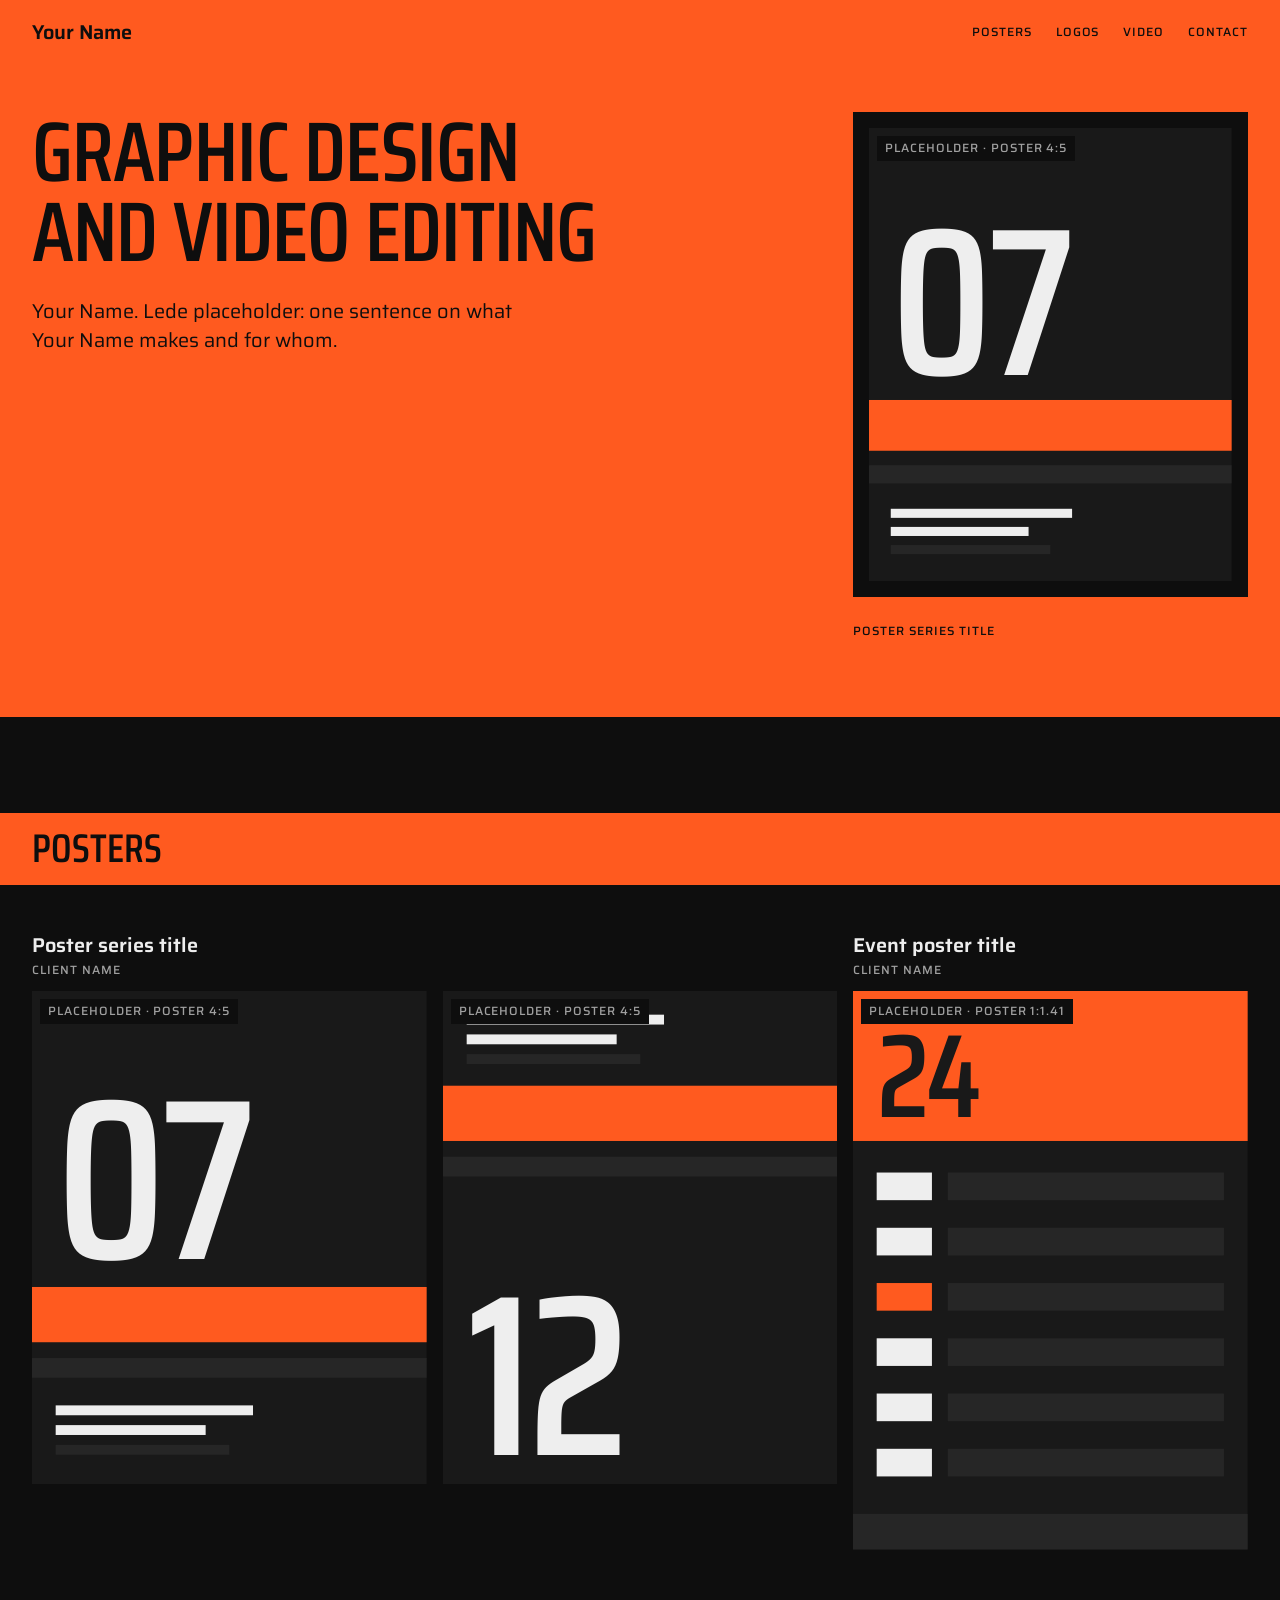
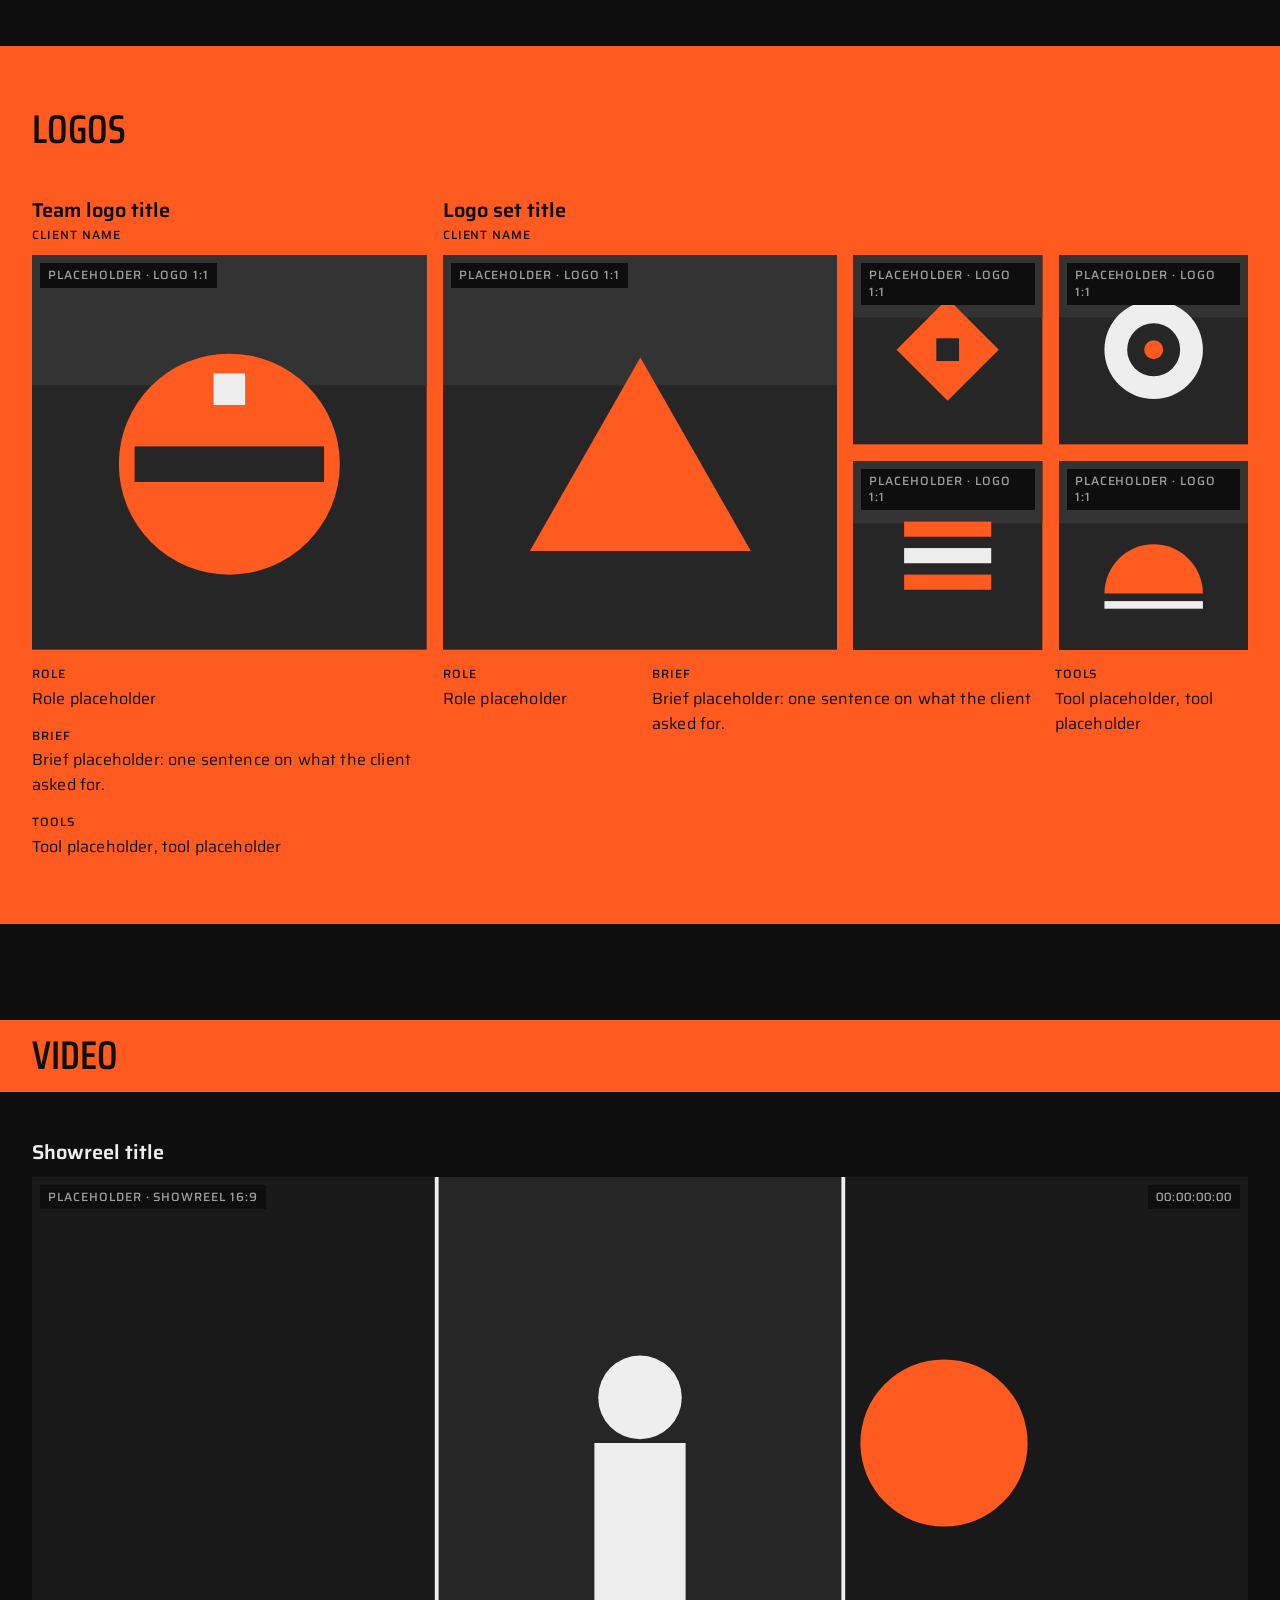
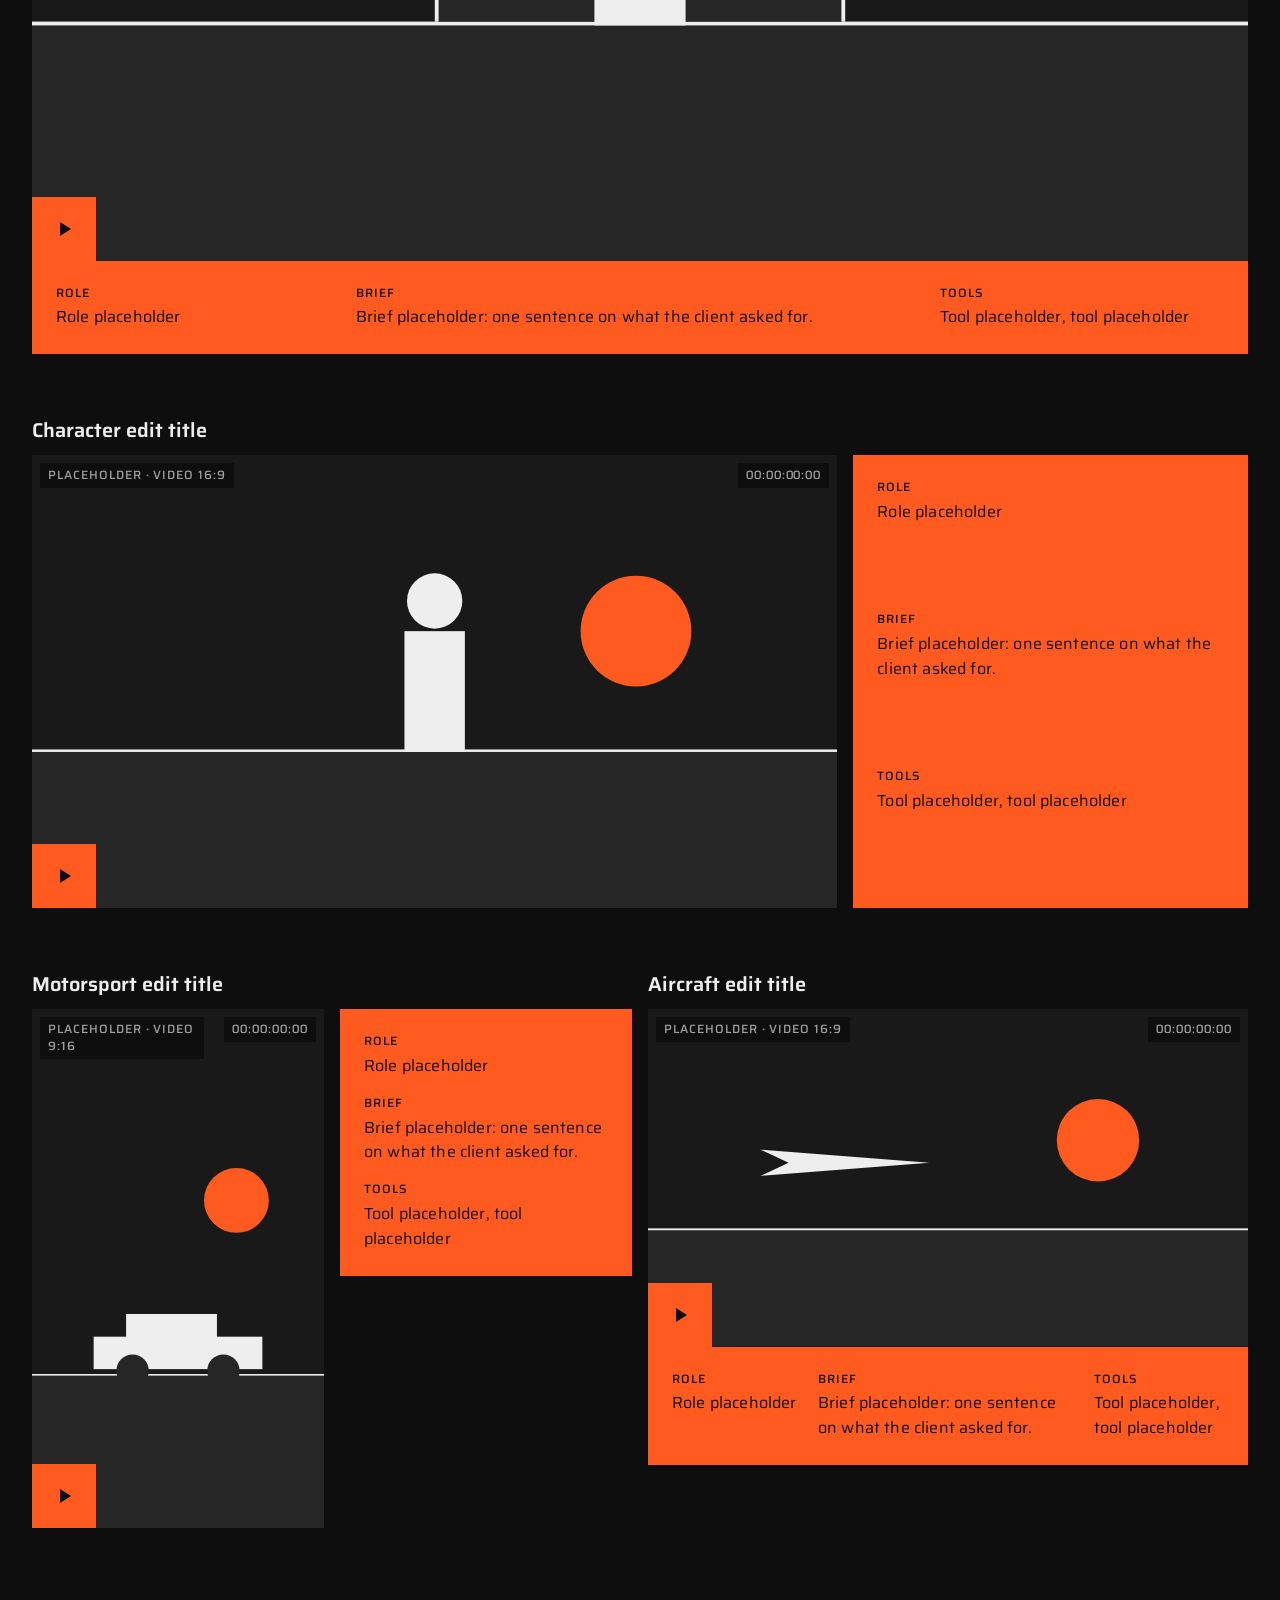
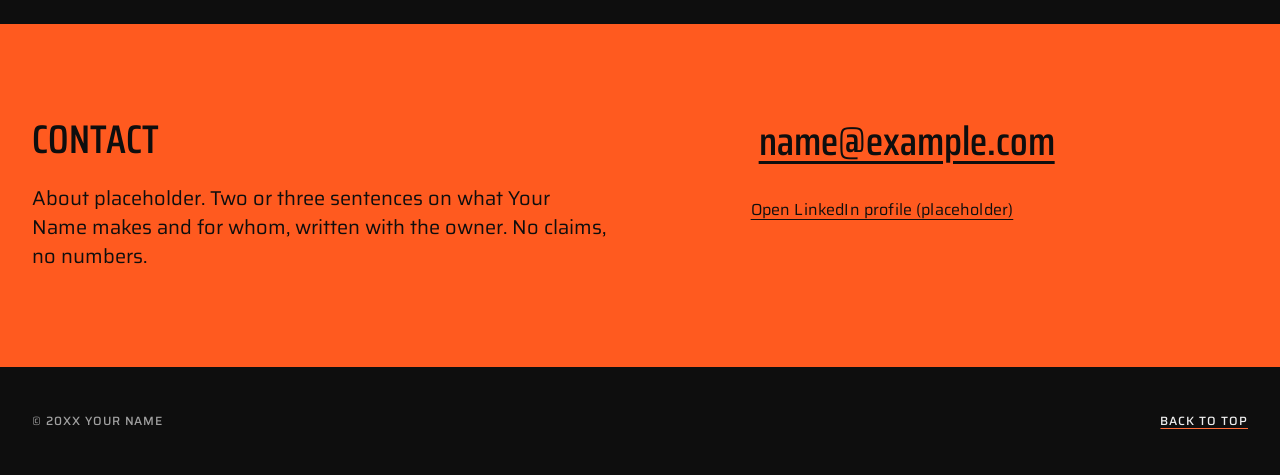
<file: demos/d-accents/orange.html>
<!doctype html>
<html lang="en">
<head>
<meta charset="utf-8">
<meta name="viewport" content="width=device-width, initial-scale=1">
<title>Your Name: graphic design and video editing (Demo D, Signal orange)</title>
<meta name="description" content="Your Name: graphic design and video editing. Demo with placeholder content.">
<link rel="preconnect" href="https://fonts.googleapis.com">
<link rel="preconnect" href="https://fonts.gstatic.com" crossorigin>
<link rel="stylesheet" href="https://fonts.googleapis.com/css2?family=Saira:wdth,wght@75..100,400..600&amp;display=swap">
<link rel="stylesheet" href="../d/styles.css">
<link rel="stylesheet" href="orange.css">
</head>
<body>
<header class="site-header on-accent">
<div class="wrap">
<a class="name" href="#top">Your Name</a>
<nav aria-label="Sections"><ul>
<li><a href="#posters">Posters</a></li>
<li><a href="#logos">Logos</a></li>
<li><a href="#video">Video</a></li>
<li><a href="#contact">Contact</a></li>
</ul></nav>
</div>
</header>
<main id="top">

<section class="opening on-accent" aria-labelledby="h1">
<div class="wrap grid">
<div class="opening-text">
<h1 id="h1">Graphic design and video editing</h1>
<p class="lede">Your Name. Lede placeholder: one sentence on what Your Name makes and for whom.</p>
</div>
<div class="opening-art">
<div class="mount"><div class="art r-45" role="img" aria-label="Placeholder art: poster, 4:5 portrait"><svg viewBox="0 0 400 500" aria-hidden="true" focusable="false"><rect class="g" x="0" y="0" width="400" height="500"/><rect class="h" x="0" y="300" width="400" height="56"/><rect class="m" x="0" y="372" width="400" height="20"/><text class="i" x="24" y="272" font-size="232">07</text><rect class="i" x="24" y="420" width="200" height="10"/><rect class="i" x="24" y="440" width="152" height="10"/><rect class="m" x="24" y="460" width="176" height="10"/></svg><span class="ph-tag" aria-hidden="true">Placeholder · Poster 4:5</span></div></div>
<a class="opening-link" href="#p-series">Poster series title</a>
</div>
</div>
</section>

<section id="posters" class="sec" aria-labelledby="posters-h">
<div class="bar on-accent"><div class="wrap"><h2 id="posters-h">Posters</h2></div></div>
<div class="wrap grid posters-grid">
<article class="piece poster p-series" id="p-series"><div class="title-block"><h3><a href="#p-series">Poster series title</a></h3><p class="client">Client name</p></div>
<div class="frame"><div class="arts"><div class="art r-45" role="img" aria-label="Placeholder art: poster, 4:5 portrait"><svg viewBox="0 0 400 500" aria-hidden="true" focusable="false"><rect class="g" x="0" y="0" width="400" height="500"/><rect class="h" x="0" y="300" width="400" height="56"/><rect class="m" x="0" y="372" width="400" height="20"/><text class="i" x="24" y="272" font-size="232">07</text><rect class="i" x="24" y="420" width="200" height="10"/><rect class="i" x="24" y="440" width="152" height="10"/><rect class="m" x="24" y="460" width="176" height="10"/></svg><span class="ph-tag" aria-hidden="true">Placeholder · Poster 4:5</span></div><div class="art r-45" role="img" aria-label="Placeholder art: poster, 4:5 portrait"><svg viewBox="0 0 400 500" aria-hidden="true" focusable="false"><rect class="g" x="0" y="0" width="400" height="500"/><rect class="i" x="24" y="24" width="200" height="10"/><rect class="i" x="24" y="44" width="152" height="10"/><rect class="m" x="24" y="64" width="176" height="10"/><rect class="h" x="0" y="96" width="400" height="56"/><rect class="m" x="0" y="168" width="400" height="20"/><text class="i" x="24" y="470" font-size="232">12</text></svg><span class="ph-tag" aria-hidden="true">Placeholder · Poster 4:5</span></div></div><dl class="fields"><div><dt>Role</dt><dd>Role placeholder</dd></div><div><dt>Brief</dt><dd>Brief placeholder: one sentence on what the client asked for.</dd></div><div><dt>Tools</dt><dd>Tool placeholder, tool placeholder</dd></div></dl></div>
</article>
<article class="piece poster p-event" id="p-event"><div class="title-block"><h3><a href="#p-event">Event poster title</a></h3><p class="client">Client name</p></div>
<div class="frame"><div class="arts"><div class="art r-141" role="img" aria-label="Placeholder art: poster, 1:1.41 portrait"><svg viewBox="0 0 400 566" aria-hidden="true" focusable="false"><rect class="g" x="0" y="0" width="400" height="566"/><rect class="h" x="0" y="0" width="400" height="152"/><text class="g" x="24" y="128" font-size="120">24</text><rect class="i" x="24" y="184" width="56" height="28"/><rect class="m" x="96" y="184" width="280" height="28"/><rect class="i" x="24" y="240" width="56" height="28"/><rect class="m" x="96" y="240" width="280" height="28"/><rect class="h" x="24" y="296" width="56" height="28"/><rect class="m" x="96" y="296" width="280" height="28"/><rect class="i" x="24" y="352" width="56" height="28"/><rect class="m" x="96" y="352" width="280" height="28"/><rect class="i" x="24" y="408" width="56" height="28"/><rect class="m" x="96" y="408" width="280" height="28"/><rect class="i" x="24" y="464" width="56" height="28"/><rect class="m" x="96" y="464" width="280" height="28"/><rect class="m" x="0" y="530" width="400" height="36"/></svg><span class="ph-tag" aria-hidden="true">Placeholder · Poster 1:1.41</span></div></div><dl class="fields"><div><dt>Role</dt><dd>Role placeholder</dd></div><div><dt>Brief</dt><dd>Brief placeholder: one sentence on what the client asked for.</dd></div><div><dt>Tools</dt><dd>Tool placeholder, tool placeholder</dd></div></dl></div>
</article>
</div>
</section>

<section id="logos" class="sec logos on-accent" aria-labelledby="logos-h">
<div class="wrap">
<h2 id="logos-h">Logos</h2>
<div class="grid logos-grid">
<article class="piece logo l-team" id="l-team"><div class="title-block"><h3><a href="#l-team">Team logo title</a></h3><p class="client">Client name</p></div>
<div class="frame"><div class="art r-11" role="img" aria-label="Placeholder art: logo, 1:1"><svg viewBox="0 0 400 400" aria-hidden="true" focusable="false"><rect class="p" x="0" y="0" width="400" height="400"/><rect class="s" x="0" y="0" width="400" height="132"/><g class="mark"><circle class="h" cx="200" cy="212" r="112"/><rect class="p" x="104" y="194" width="192" height="36"/><rect class="i" x="184" y="120" width="32" height="32"/></g></svg><span class="ph-tag" aria-hidden="true">Placeholder · Logo 1:1</span></div></div><dl class="fields"><div><dt>Role</dt><dd>Role placeholder</dd></div><div><dt>Brief</dt><dd>Brief placeholder: one sentence on what the client asked for.</dd></div><div><dt>Tools</dt><dd>Tool placeholder, tool placeholder</dd></div></dl></article>
<article class="piece logo l-set" id="l-set"><div class="title-block"><h3><a href="#l-set">Logo set title</a></h3><p class="client">Client name</p></div>
<div class="frame"><div class="set-grid"><div class="art r-11" role="img" aria-label="Placeholder art: logo, 1:1"><svg viewBox="0 0 400 400" aria-hidden="true" focusable="false"><rect class="p" x="0" y="0" width="400" height="400"/><rect class="s" x="0" y="0" width="400" height="132"/><g class="mark"><polygon class="h" points="200,104 312,300 88,300"/></g></svg><span class="ph-tag" aria-hidden="true">Placeholder · Logo 1:1</span></div><div class="set-2x2"><div class="art r-11" role="img" aria-label="Placeholder art: logo, 1:1"><svg viewBox="0 0 400 400" aria-hidden="true" focusable="false"><rect class="p" x="0" y="0" width="400" height="400"/><rect class="s" x="0" y="0" width="400" height="132"/><g class="mark"><polygon class="h" points="200,92 308,200 200,308 92,200"/><rect class="p" x="176" y="176" width="48" height="48"/></g></svg><span class="ph-tag" aria-hidden="true">Placeholder · Logo 1:1</span></div><div class="art r-11" role="img" aria-label="Placeholder art: logo, 1:1"><svg viewBox="0 0 400 400" aria-hidden="true" focusable="false"><rect class="p" x="0" y="0" width="400" height="400"/><rect class="s" x="0" y="0" width="400" height="132"/><g class="mark"><circle class="i" cx="200" cy="200" r="104"/><circle class="p" cx="200" cy="200" r="56"/><circle class="h" cx="200" cy="200" r="20"/></g></svg><span class="ph-tag" aria-hidden="true">Placeholder · Logo 1:1</span></div><div class="art r-11" role="img" aria-label="Placeholder art: logo, 1:1"><svg viewBox="0 0 400 400" aria-hidden="true" focusable="false"><rect class="p" x="0" y="0" width="400" height="400"/><rect class="s" x="0" y="0" width="400" height="132"/><g class="mark"><rect class="h" x="108" y="128" width="184" height="32"/><rect class="i" x="108" y="184" width="184" height="32"/><rect class="h" x="108" y="240" width="184" height="32"/></g></svg><span class="ph-tag" aria-hidden="true">Placeholder · Logo 1:1</span></div><div class="art r-11" role="img" aria-label="Placeholder art: logo, 1:1"><svg viewBox="0 0 400 400" aria-hidden="true" focusable="false"><rect class="p" x="0" y="0" width="400" height="400"/><rect class="s" x="0" y="0" width="400" height="132"/><g class="mark"><path class="h" d="M96 280 A104 104 0 0 1 304 280 Z"/><rect class="i" x="96" y="296" width="208" height="16"/></g></svg><span class="ph-tag" aria-hidden="true">Placeholder · Logo 1:1</span></div></div></div></div><dl class="fields"><div><dt>Role</dt><dd>Role placeholder</dd></div><div><dt>Brief</dt><dd>Brief placeholder: one sentence on what the client asked for.</dd></div><div><dt>Tools</dt><dd>Tool placeholder, tool placeholder</dd></div></dl></article>
</div>
</div>
</section>

<section id="video" class="sec" aria-labelledby="video-h">
<div class="bar on-accent"><div class="wrap"><h2 id="video-h">Video</h2></div></div>
<div class="wrap video-body">
<!-- optional: showreel -->
<article class="piece vid vid-wide" id="v-reel"><div class="title-block"><h3>Showreel title</h3></div><button type="button" class="facade" data-status="st-reel" aria-label="Play video: Showreel title (placeholder)"><div class="art r-169" aria-hidden="true"><svg viewBox="0 0 640 360" aria-hidden="true" focusable="false"><rect class="g" x="0" y="0" width="640" height="360"/><rect class="m" x="0" y="236" width="640" height="124"/><rect class="i" x="0" y="234" width="640" height="2"/><circle class="h v-sun" cx="480" cy="140" r="44"/><rect class="p" x="214" y="0" width="212" height="234"/><rect class="i" x="212" y="0" width="2" height="234"/><rect class="i" x="426" y="0" width="2" height="234"/><rect class="i" x="296" y="140" width="48" height="96"/><circle class="i" cx="320" cy="116" r="22"/></svg><span class="ph-tag" aria-hidden="true">Placeholder · Showreel 16:9</span></div><span class="sweep" aria-hidden="true"></span><span class="tc" aria-hidden="true"><span class="tc-idle">00:00:00:00</span><span class="tc-live">Preview · muted</span></span><span class="play-bar" aria-hidden="true"></span><span class="play-text" aria-hidden="true">Play with sound</span><span class="play-key" aria-hidden="true"><svg viewBox="0 0 24 24" aria-hidden="true"><path d="M8 5v14l11-7z"/></svg></span></button><p class="facade-status" id="st-reel" role="status"></p><dl class="fields strip"><div><dt>Role</dt><dd>Role placeholder</dd></div><div><dt>Brief</dt><dd>Brief placeholder: one sentence on what the client asked for.</dd></div><div><dt>Tools</dt><dd>Tool placeholder, tool placeholder</dd></div></dl></article>
<!-- /optional -->
<article class="piece vid vid-split" id="v-char"><div class="title-block"><h3>Character edit title</h3></div><button type="button" class="facade" data-status="st-char" aria-label="Play video: Character edit title (placeholder)"><div class="art r-169" aria-hidden="true"><svg viewBox="0 0 640 360" aria-hidden="true" focusable="false"><rect class="g" x="0" y="0" width="640" height="360"/><rect class="m" x="0" y="236" width="640" height="124"/><rect class="i" x="0" y="234" width="640" height="2"/><circle class="h v-sun" cx="480" cy="140" r="44"/><rect class="i" x="296" y="140" width="48" height="96"/><circle class="i" cx="320" cy="116" r="22"/></svg><span class="ph-tag" aria-hidden="true">Placeholder · Video 16:9</span></div><span class="sweep" aria-hidden="true"></span><span class="tc" aria-hidden="true"><span class="tc-idle">00:00:00:00</span><span class="tc-live">Preview · muted</span></span><span class="play-bar" aria-hidden="true"></span><span class="play-text" aria-hidden="true">Play with sound</span><span class="play-key" aria-hidden="true"><svg viewBox="0 0 24 24" aria-hidden="true"><path d="M8 5v14l11-7z"/></svg></span></button><p class="facade-status" id="st-char" role="status"></p><dl class="fields block"><div><dt>Role</dt><dd>Role placeholder</dd></div><div><dt>Brief</dt><dd>Brief placeholder: one sentence on what the client asked for.</dd></div><div><dt>Tools</dt><dd>Tool placeholder, tool placeholder</dd></div></dl></article>
<div class="vid-row">
<article class="piece vid vid-moto" id="v-moto"><div class="title-block"><h3>Motorsport edit title</h3></div><button type="button" class="facade" data-status="st-moto" aria-label="Play video: Motorsport edit title (placeholder)"><div class="art r-916" aria-hidden="true"><svg viewBox="0 0 360 640" aria-hidden="true" focusable="false"><rect class="g" x="0" y="0" width="360" height="640"/><rect class="m" x="0" y="452" width="360" height="188"/><rect class="i" x="0" y="450" width="360" height="2"/><circle class="h v-sun" cx="252" cy="236" r="40"/><rect class="i" x="76" y="404" width="208" height="40"/><rect class="i" x="116" y="376" width="112" height="32"/><circle class="m" cx="124" cy="446" r="20"/><circle class="m" cx="236" cy="446" r="20"/></svg><span class="ph-tag" aria-hidden="true">Placeholder · Video 9:16</span></div><span class="sweep" aria-hidden="true"></span><span class="tc" aria-hidden="true"><span class="tc-idle">00:00:00:00</span><span class="tc-live">Preview · muted</span></span><span class="play-bar" aria-hidden="true"></span><span class="play-text" aria-hidden="true">Play with sound</span><span class="play-key" aria-hidden="true"><svg viewBox="0 0 24 24" aria-hidden="true"><path d="M8 5v14l11-7z"/></svg></span></button><p class="facade-status" id="st-moto" role="status"></p><dl class="fields block"><div><dt>Role</dt><dd>Role placeholder</dd></div><div><dt>Brief</dt><dd>Brief placeholder: one sentence on what the client asked for.</dd></div><div><dt>Tools</dt><dd>Tool placeholder, tool placeholder</dd></div></dl></article>
<article class="piece vid vid-air" id="v-air"><div class="title-block"><h3>Aircraft edit title</h3></div><button type="button" class="facade" data-status="st-air" aria-label="Play video: Aircraft edit title (placeholder)"><div class="art r-169" aria-hidden="true"><svg viewBox="0 0 640 360" aria-hidden="true" focusable="false"><rect class="g" x="0" y="0" width="640" height="360"/><rect class="m" x="0" y="236" width="640" height="124"/><rect class="i" x="0" y="234" width="640" height="2"/><circle class="h v-sun" cx="480" cy="140" r="44"/><polygon class="i" points="120,150 300,164 120,178 150,164"/></svg><span class="ph-tag" aria-hidden="true">Placeholder · Video 16:9</span></div><span class="sweep" aria-hidden="true"></span><span class="tc" aria-hidden="true"><span class="tc-idle">00:00:00:00</span><span class="tc-live">Preview · muted</span></span><span class="play-bar" aria-hidden="true"></span><span class="play-text" aria-hidden="true">Play with sound</span><span class="play-key" aria-hidden="true"><svg viewBox="0 0 24 24" aria-hidden="true"><path d="M8 5v14l11-7z"/></svg></span></button><p class="facade-status" id="st-air" role="status"></p><dl class="fields strip"><div><dt>Role</dt><dd>Role placeholder</dd></div><div><dt>Brief</dt><dd>Brief placeholder: one sentence on what the client asked for.</dd></div><div><dt>Tools</dt><dd>Tool placeholder, tool placeholder</dd></div></dl></article>
</div>
</div>
</section>

<section id="contact" class="sec contact on-accent" aria-labelledby="contact-h">
<div class="wrap grid">
<div class="contact-about">
<h2 id="contact-h">Contact</h2>
<p class="about">About placeholder. Two or three sentences on what Your Name makes and for whom, written with the owner. No claims, no numbers.</p>
</div>
<div class="contact-links">
<a class="email" href="mailto:name@example.com">name@example.com</a>
<a class="linkedin" href="#">Open LinkedIn profile (placeholder)</a>
</div>
</div>
</section>
</main>
<footer class="site-footer">
<div class="wrap foot">
<p class="label muted">© 20XX Your Name</p>
<a class="to-top label" href="#top">Back to top</a>
</div>
</footer>
<script>
document.querySelectorAll('button.facade').forEach(function (b) {
  b.addEventListener('click', function () {
    document.getElementById(b.dataset.status).textContent = 'Demo only: the video player loads here on the live site.';
  });
});
</script>
</body>
</html>
</file>
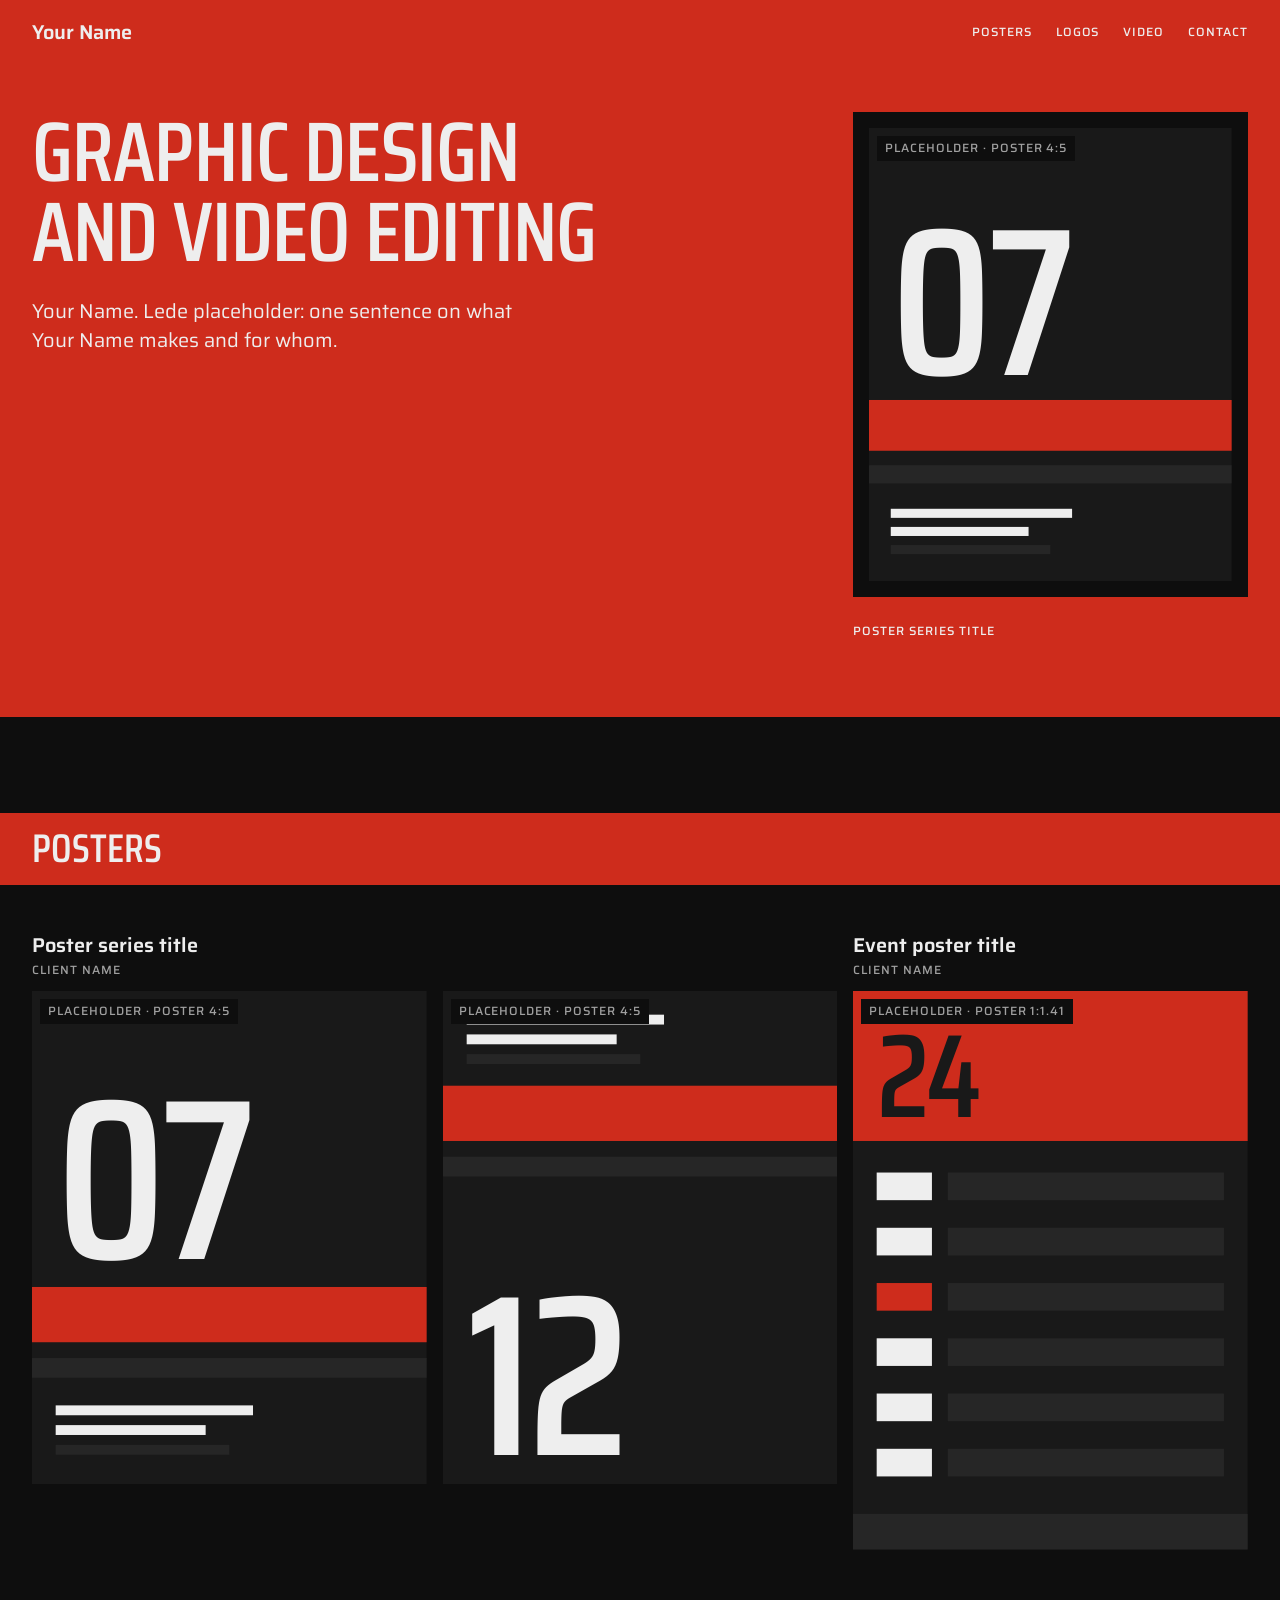
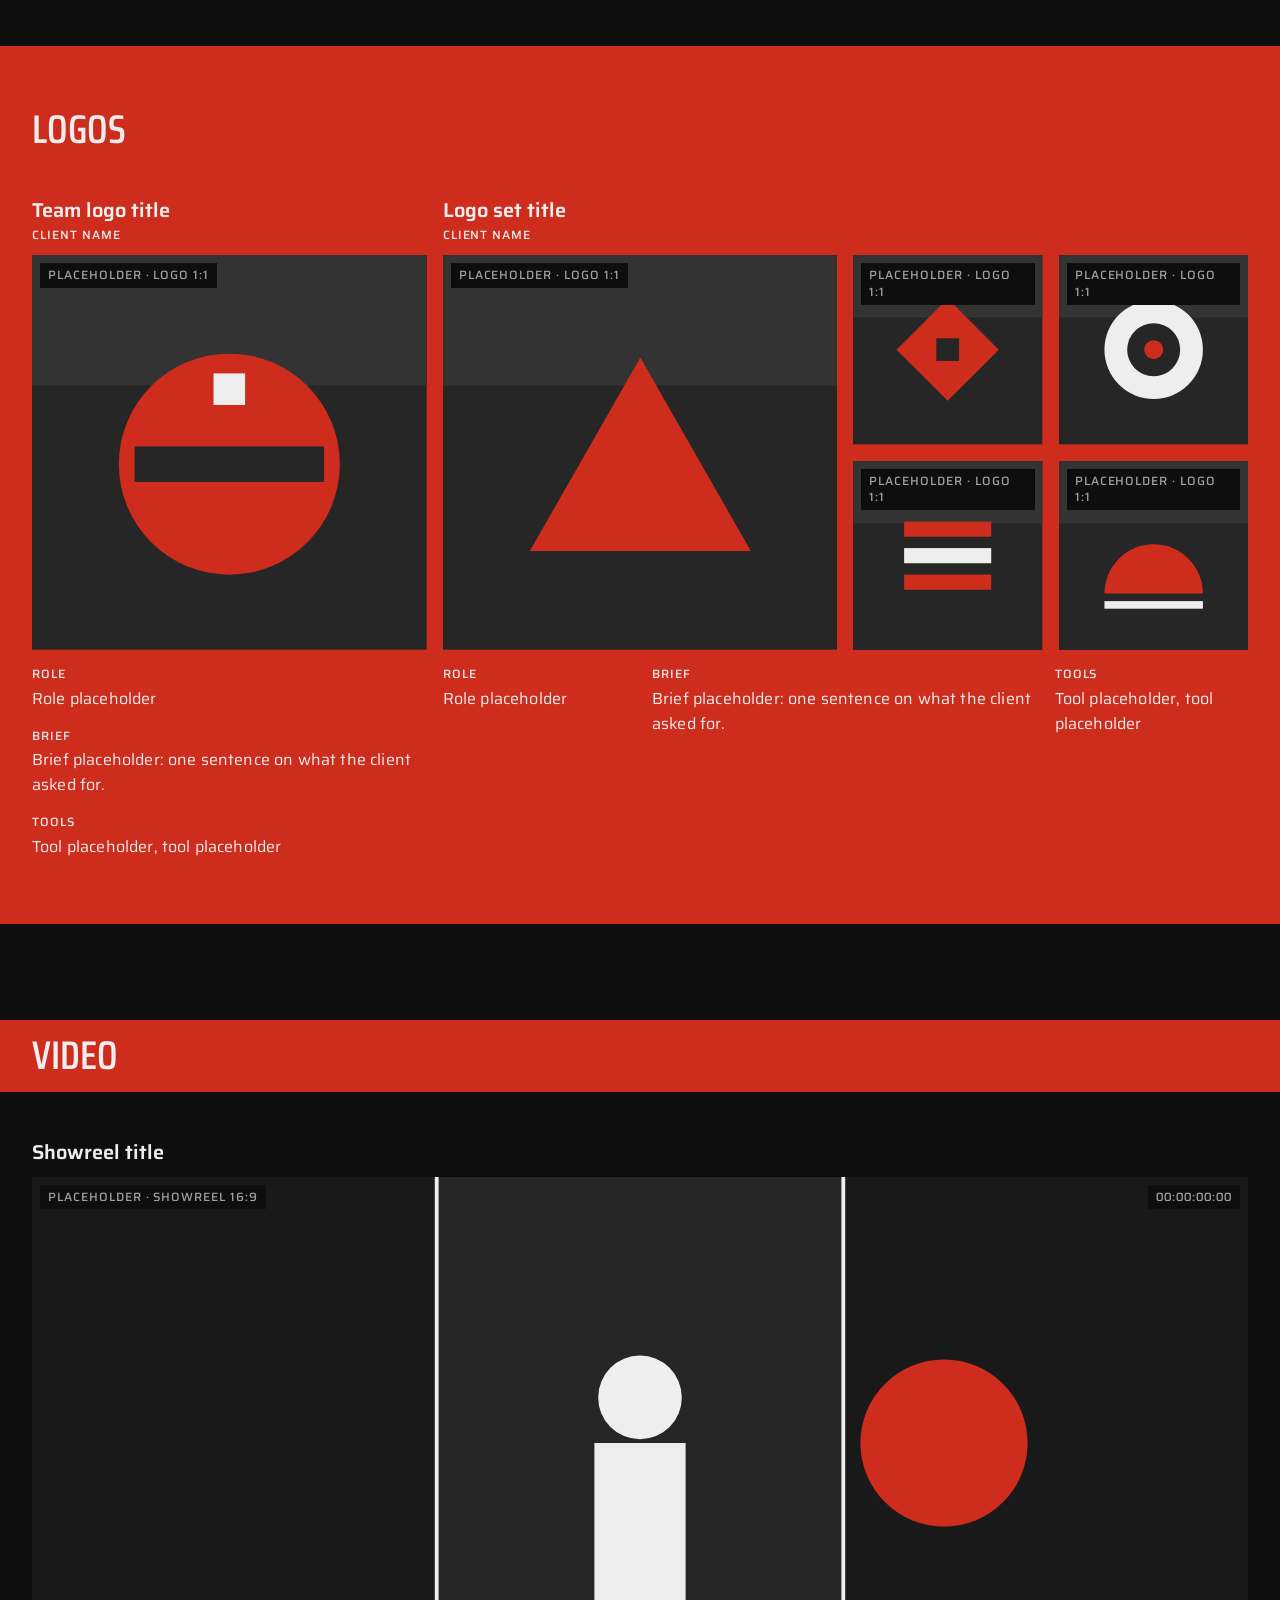
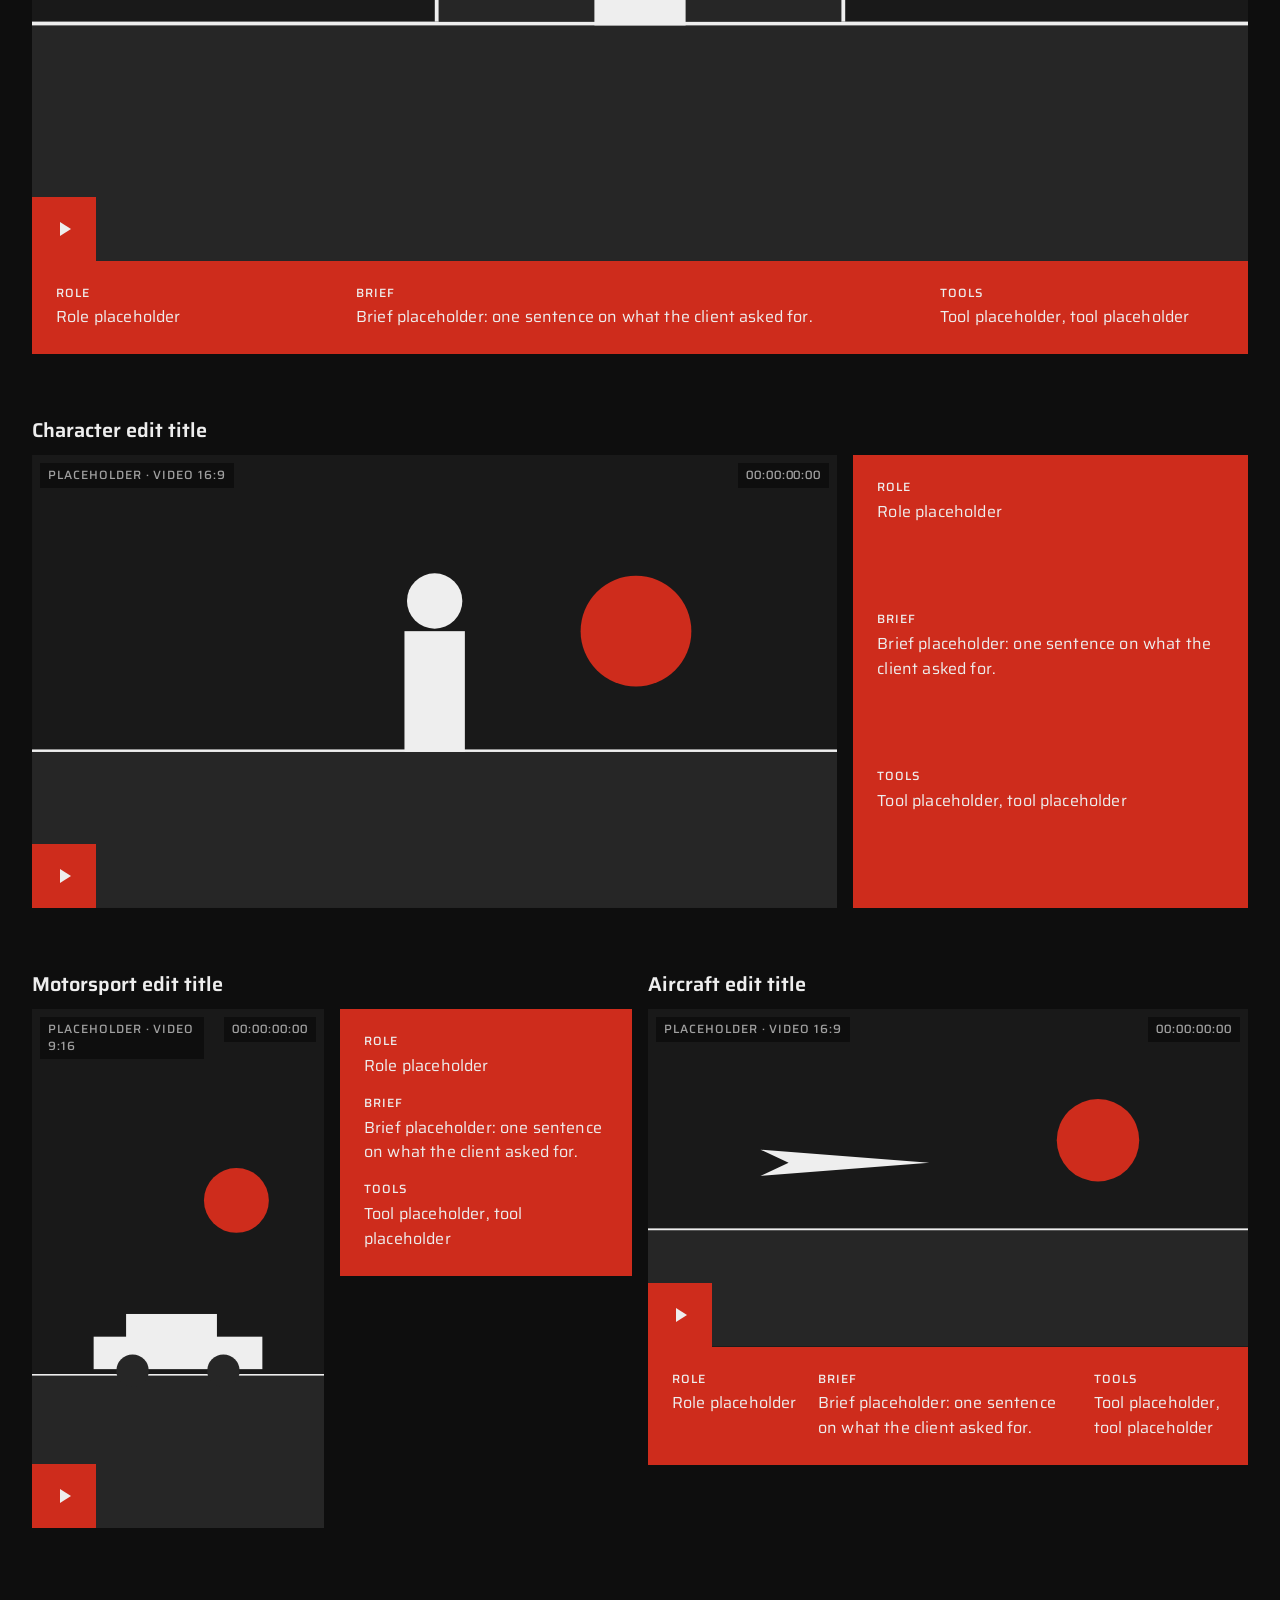
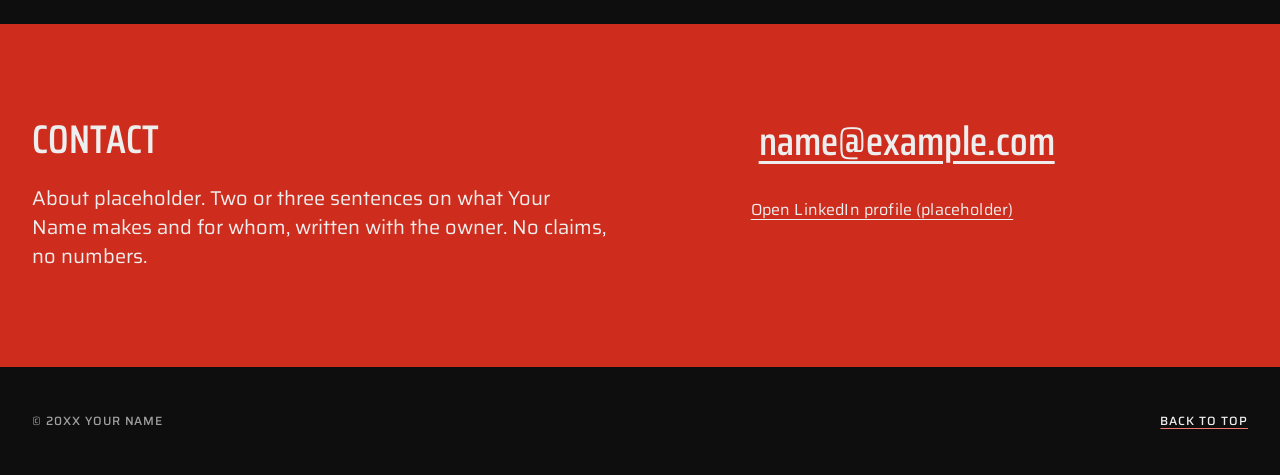
<file: demos/d-accents/red.html>
<!doctype html>
<html lang="en">
<head>
<meta charset="utf-8">
<meta name="viewport" content="width=device-width, initial-scale=1">
<title>Your Name: graphic design and video editing (Demo D, Racing red)</title>
<meta name="description" content="Your Name: graphic design and video editing. Demo with placeholder content.">
<link rel="preconnect" href="https://fonts.googleapis.com">
<link rel="preconnect" href="https://fonts.gstatic.com" crossorigin>
<link rel="stylesheet" href="https://fonts.googleapis.com/css2?family=Saira:wdth,wght@75..100,400..600&amp;display=swap">
<link rel="stylesheet" href="../d/styles.css">
<link rel="stylesheet" href="red.css">
</head>
<body>
<header class="site-header on-accent">
<div class="wrap">
<a class="name" href="#top">Your Name</a>
<nav aria-label="Sections"><ul>
<li><a href="#posters">Posters</a></li>
<li><a href="#logos">Logos</a></li>
<li><a href="#video">Video</a></li>
<li><a href="#contact">Contact</a></li>
</ul></nav>
</div>
</header>
<main id="top">

<section class="opening on-accent" aria-labelledby="h1">
<div class="wrap grid">
<div class="opening-text">
<h1 id="h1">Graphic design and video editing</h1>
<p class="lede">Your Name. Lede placeholder: one sentence on what Your Name makes and for whom.</p>
</div>
<div class="opening-art">
<div class="mount"><div class="art r-45" role="img" aria-label="Placeholder art: poster, 4:5 portrait"><svg viewBox="0 0 400 500" aria-hidden="true" focusable="false"><rect class="g" x="0" y="0" width="400" height="500"/><rect class="h" x="0" y="300" width="400" height="56"/><rect class="m" x="0" y="372" width="400" height="20"/><text class="i" x="24" y="272" font-size="232">07</text><rect class="i" x="24" y="420" width="200" height="10"/><rect class="i" x="24" y="440" width="152" height="10"/><rect class="m" x="24" y="460" width="176" height="10"/></svg><span class="ph-tag" aria-hidden="true">Placeholder · Poster 4:5</span></div></div>
<a class="opening-link" href="#p-series">Poster series title</a>
</div>
</div>
</section>

<section id="posters" class="sec" aria-labelledby="posters-h">
<div class="bar on-accent"><div class="wrap"><h2 id="posters-h">Posters</h2></div></div>
<div class="wrap grid posters-grid">
<article class="piece poster p-series" id="p-series"><div class="title-block"><h3><a href="#p-series">Poster series title</a></h3><p class="client">Client name</p></div>
<div class="frame"><div class="arts"><div class="art r-45" role="img" aria-label="Placeholder art: poster, 4:5 portrait"><svg viewBox="0 0 400 500" aria-hidden="true" focusable="false"><rect class="g" x="0" y="0" width="400" height="500"/><rect class="h" x="0" y="300" width="400" height="56"/><rect class="m" x="0" y="372" width="400" height="20"/><text class="i" x="24" y="272" font-size="232">07</text><rect class="i" x="24" y="420" width="200" height="10"/><rect class="i" x="24" y="440" width="152" height="10"/><rect class="m" x="24" y="460" width="176" height="10"/></svg><span class="ph-tag" aria-hidden="true">Placeholder · Poster 4:5</span></div><div class="art r-45" role="img" aria-label="Placeholder art: poster, 4:5 portrait"><svg viewBox="0 0 400 500" aria-hidden="true" focusable="false"><rect class="g" x="0" y="0" width="400" height="500"/><rect class="i" x="24" y="24" width="200" height="10"/><rect class="i" x="24" y="44" width="152" height="10"/><rect class="m" x="24" y="64" width="176" height="10"/><rect class="h" x="0" y="96" width="400" height="56"/><rect class="m" x="0" y="168" width="400" height="20"/><text class="i" x="24" y="470" font-size="232">12</text></svg><span class="ph-tag" aria-hidden="true">Placeholder · Poster 4:5</span></div></div><dl class="fields"><div><dt>Role</dt><dd>Role placeholder</dd></div><div><dt>Brief</dt><dd>Brief placeholder: one sentence on what the client asked for.</dd></div><div><dt>Tools</dt><dd>Tool placeholder, tool placeholder</dd></div></dl></div>
</article>
<article class="piece poster p-event" id="p-event"><div class="title-block"><h3><a href="#p-event">Event poster title</a></h3><p class="client">Client name</p></div>
<div class="frame"><div class="arts"><div class="art r-141" role="img" aria-label="Placeholder art: poster, 1:1.41 portrait"><svg viewBox="0 0 400 566" aria-hidden="true" focusable="false"><rect class="g" x="0" y="0" width="400" height="566"/><rect class="h" x="0" y="0" width="400" height="152"/><text class="g" x="24" y="128" font-size="120">24</text><rect class="i" x="24" y="184" width="56" height="28"/><rect class="m" x="96" y="184" width="280" height="28"/><rect class="i" x="24" y="240" width="56" height="28"/><rect class="m" x="96" y="240" width="280" height="28"/><rect class="h" x="24" y="296" width="56" height="28"/><rect class="m" x="96" y="296" width="280" height="28"/><rect class="i" x="24" y="352" width="56" height="28"/><rect class="m" x="96" y="352" width="280" height="28"/><rect class="i" x="24" y="408" width="56" height="28"/><rect class="m" x="96" y="408" width="280" height="28"/><rect class="i" x="24" y="464" width="56" height="28"/><rect class="m" x="96" y="464" width="280" height="28"/><rect class="m" x="0" y="530" width="400" height="36"/></svg><span class="ph-tag" aria-hidden="true">Placeholder · Poster 1:1.41</span></div></div><dl class="fields"><div><dt>Role</dt><dd>Role placeholder</dd></div><div><dt>Brief</dt><dd>Brief placeholder: one sentence on what the client asked for.</dd></div><div><dt>Tools</dt><dd>Tool placeholder, tool placeholder</dd></div></dl></div>
</article>
</div>
</section>

<section id="logos" class="sec logos on-accent" aria-labelledby="logos-h">
<div class="wrap">
<h2 id="logos-h">Logos</h2>
<div class="grid logos-grid">
<article class="piece logo l-team" id="l-team"><div class="title-block"><h3><a href="#l-team">Team logo title</a></h3><p class="client">Client name</p></div>
<div class="frame"><div class="art r-11" role="img" aria-label="Placeholder art: logo, 1:1"><svg viewBox="0 0 400 400" aria-hidden="true" focusable="false"><rect class="p" x="0" y="0" width="400" height="400"/><rect class="s" x="0" y="0" width="400" height="132"/><g class="mark"><circle class="h" cx="200" cy="212" r="112"/><rect class="p" x="104" y="194" width="192" height="36"/><rect class="i" x="184" y="120" width="32" height="32"/></g></svg><span class="ph-tag" aria-hidden="true">Placeholder · Logo 1:1</span></div></div><dl class="fields"><div><dt>Role</dt><dd>Role placeholder</dd></div><div><dt>Brief</dt><dd>Brief placeholder: one sentence on what the client asked for.</dd></div><div><dt>Tools</dt><dd>Tool placeholder, tool placeholder</dd></div></dl></article>
<article class="piece logo l-set" id="l-set"><div class="title-block"><h3><a href="#l-set">Logo set title</a></h3><p class="client">Client name</p></div>
<div class="frame"><div class="set-grid"><div class="art r-11" role="img" aria-label="Placeholder art: logo, 1:1"><svg viewBox="0 0 400 400" aria-hidden="true" focusable="false"><rect class="p" x="0" y="0" width="400" height="400"/><rect class="s" x="0" y="0" width="400" height="132"/><g class="mark"><polygon class="h" points="200,104 312,300 88,300"/></g></svg><span class="ph-tag" aria-hidden="true">Placeholder · Logo 1:1</span></div><div class="set-2x2"><div class="art r-11" role="img" aria-label="Placeholder art: logo, 1:1"><svg viewBox="0 0 400 400" aria-hidden="true" focusable="false"><rect class="p" x="0" y="0" width="400" height="400"/><rect class="s" x="0" y="0" width="400" height="132"/><g class="mark"><polygon class="h" points="200,92 308,200 200,308 92,200"/><rect class="p" x="176" y="176" width="48" height="48"/></g></svg><span class="ph-tag" aria-hidden="true">Placeholder · Logo 1:1</span></div><div class="art r-11" role="img" aria-label="Placeholder art: logo, 1:1"><svg viewBox="0 0 400 400" aria-hidden="true" focusable="false"><rect class="p" x="0" y="0" width="400" height="400"/><rect class="s" x="0" y="0" width="400" height="132"/><g class="mark"><circle class="i" cx="200" cy="200" r="104"/><circle class="p" cx="200" cy="200" r="56"/><circle class="h" cx="200" cy="200" r="20"/></g></svg><span class="ph-tag" aria-hidden="true">Placeholder · Logo 1:1</span></div><div class="art r-11" role="img" aria-label="Placeholder art: logo, 1:1"><svg viewBox="0 0 400 400" aria-hidden="true" focusable="false"><rect class="p" x="0" y="0" width="400" height="400"/><rect class="s" x="0" y="0" width="400" height="132"/><g class="mark"><rect class="h" x="108" y="128" width="184" height="32"/><rect class="i" x="108" y="184" width="184" height="32"/><rect class="h" x="108" y="240" width="184" height="32"/></g></svg><span class="ph-tag" aria-hidden="true">Placeholder · Logo 1:1</span></div><div class="art r-11" role="img" aria-label="Placeholder art: logo, 1:1"><svg viewBox="0 0 400 400" aria-hidden="true" focusable="false"><rect class="p" x="0" y="0" width="400" height="400"/><rect class="s" x="0" y="0" width="400" height="132"/><g class="mark"><path class="h" d="M96 280 A104 104 0 0 1 304 280 Z"/><rect class="i" x="96" y="296" width="208" height="16"/></g></svg><span class="ph-tag" aria-hidden="true">Placeholder · Logo 1:1</span></div></div></div></div><dl class="fields"><div><dt>Role</dt><dd>Role placeholder</dd></div><div><dt>Brief</dt><dd>Brief placeholder: one sentence on what the client asked for.</dd></div><div><dt>Tools</dt><dd>Tool placeholder, tool placeholder</dd></div></dl></article>
</div>
</div>
</section>

<section id="video" class="sec" aria-labelledby="video-h">
<div class="bar on-accent"><div class="wrap"><h2 id="video-h">Video</h2></div></div>
<div class="wrap video-body">
<!-- optional: showreel -->
<article class="piece vid vid-wide" id="v-reel"><div class="title-block"><h3>Showreel title</h3></div><button type="button" class="facade" data-status="st-reel" aria-label="Play video: Showreel title (placeholder)"><div class="art r-169" aria-hidden="true"><svg viewBox="0 0 640 360" aria-hidden="true" focusable="false"><rect class="g" x="0" y="0" width="640" height="360"/><rect class="m" x="0" y="236" width="640" height="124"/><rect class="i" x="0" y="234" width="640" height="2"/><circle class="h v-sun" cx="480" cy="140" r="44"/><rect class="p" x="214" y="0" width="212" height="234"/><rect class="i" x="212" y="0" width="2" height="234"/><rect class="i" x="426" y="0" width="2" height="234"/><rect class="i" x="296" y="140" width="48" height="96"/><circle class="i" cx="320" cy="116" r="22"/></svg><span class="ph-tag" aria-hidden="true">Placeholder · Showreel 16:9</span></div><span class="sweep" aria-hidden="true"></span><span class="tc" aria-hidden="true"><span class="tc-idle">00:00:00:00</span><span class="tc-live">Preview · muted</span></span><span class="play-bar" aria-hidden="true"></span><span class="play-text" aria-hidden="true">Play with sound</span><span class="play-key" aria-hidden="true"><svg viewBox="0 0 24 24" aria-hidden="true"><path d="M8 5v14l11-7z"/></svg></span></button><p class="facade-status" id="st-reel" role="status"></p><dl class="fields strip"><div><dt>Role</dt><dd>Role placeholder</dd></div><div><dt>Brief</dt><dd>Brief placeholder: one sentence on what the client asked for.</dd></div><div><dt>Tools</dt><dd>Tool placeholder, tool placeholder</dd></div></dl></article>
<!-- /optional -->
<article class="piece vid vid-split" id="v-char"><div class="title-block"><h3>Character edit title</h3></div><button type="button" class="facade" data-status="st-char" aria-label="Play video: Character edit title (placeholder)"><div class="art r-169" aria-hidden="true"><svg viewBox="0 0 640 360" aria-hidden="true" focusable="false"><rect class="g" x="0" y="0" width="640" height="360"/><rect class="m" x="0" y="236" width="640" height="124"/><rect class="i" x="0" y="234" width="640" height="2"/><circle class="h v-sun" cx="480" cy="140" r="44"/><rect class="i" x="296" y="140" width="48" height="96"/><circle class="i" cx="320" cy="116" r="22"/></svg><span class="ph-tag" aria-hidden="true">Placeholder · Video 16:9</span></div><span class="sweep" aria-hidden="true"></span><span class="tc" aria-hidden="true"><span class="tc-idle">00:00:00:00</span><span class="tc-live">Preview · muted</span></span><span class="play-bar" aria-hidden="true"></span><span class="play-text" aria-hidden="true">Play with sound</span><span class="play-key" aria-hidden="true"><svg viewBox="0 0 24 24" aria-hidden="true"><path d="M8 5v14l11-7z"/></svg></span></button><p class="facade-status" id="st-char" role="status"></p><dl class="fields block"><div><dt>Role</dt><dd>Role placeholder</dd></div><div><dt>Brief</dt><dd>Brief placeholder: one sentence on what the client asked for.</dd></div><div><dt>Tools</dt><dd>Tool placeholder, tool placeholder</dd></div></dl></article>
<div class="vid-row">
<article class="piece vid vid-moto" id="v-moto"><div class="title-block"><h3>Motorsport edit title</h3></div><button type="button" class="facade" data-status="st-moto" aria-label="Play video: Motorsport edit title (placeholder)"><div class="art r-916" aria-hidden="true"><svg viewBox="0 0 360 640" aria-hidden="true" focusable="false"><rect class="g" x="0" y="0" width="360" height="640"/><rect class="m" x="0" y="452" width="360" height="188"/><rect class="i" x="0" y="450" width="360" height="2"/><circle class="h v-sun" cx="252" cy="236" r="40"/><rect class="i" x="76" y="404" width="208" height="40"/><rect class="i" x="116" y="376" width="112" height="32"/><circle class="m" cx="124" cy="446" r="20"/><circle class="m" cx="236" cy="446" r="20"/></svg><span class="ph-tag" aria-hidden="true">Placeholder · Video 9:16</span></div><span class="sweep" aria-hidden="true"></span><span class="tc" aria-hidden="true"><span class="tc-idle">00:00:00:00</span><span class="tc-live">Preview · muted</span></span><span class="play-bar" aria-hidden="true"></span><span class="play-text" aria-hidden="true">Play with sound</span><span class="play-key" aria-hidden="true"><svg viewBox="0 0 24 24" aria-hidden="true"><path d="M8 5v14l11-7z"/></svg></span></button><p class="facade-status" id="st-moto" role="status"></p><dl class="fields block"><div><dt>Role</dt><dd>Role placeholder</dd></div><div><dt>Brief</dt><dd>Brief placeholder: one sentence on what the client asked for.</dd></div><div><dt>Tools</dt><dd>Tool placeholder, tool placeholder</dd></div></dl></article>
<article class="piece vid vid-air" id="v-air"><div class="title-block"><h3>Aircraft edit title</h3></div><button type="button" class="facade" data-status="st-air" aria-label="Play video: Aircraft edit title (placeholder)"><div class="art r-169" aria-hidden="true"><svg viewBox="0 0 640 360" aria-hidden="true" focusable="false"><rect class="g" x="0" y="0" width="640" height="360"/><rect class="m" x="0" y="236" width="640" height="124"/><rect class="i" x="0" y="234" width="640" height="2"/><circle class="h v-sun" cx="480" cy="140" r="44"/><polygon class="i" points="120,150 300,164 120,178 150,164"/></svg><span class="ph-tag" aria-hidden="true">Placeholder · Video 16:9</span></div><span class="sweep" aria-hidden="true"></span><span class="tc" aria-hidden="true"><span class="tc-idle">00:00:00:00</span><span class="tc-live">Preview · muted</span></span><span class="play-bar" aria-hidden="true"></span><span class="play-text" aria-hidden="true">Play with sound</span><span class="play-key" aria-hidden="true"><svg viewBox="0 0 24 24" aria-hidden="true"><path d="M8 5v14l11-7z"/></svg></span></button><p class="facade-status" id="st-air" role="status"></p><dl class="fields strip"><div><dt>Role</dt><dd>Role placeholder</dd></div><div><dt>Brief</dt><dd>Brief placeholder: one sentence on what the client asked for.</dd></div><div><dt>Tools</dt><dd>Tool placeholder, tool placeholder</dd></div></dl></article>
</div>
</div>
</section>

<section id="contact" class="sec contact on-accent" aria-labelledby="contact-h">
<div class="wrap grid">
<div class="contact-about">
<h2 id="contact-h">Contact</h2>
<p class="about">About placeholder. Two or three sentences on what Your Name makes and for whom, written with the owner. No claims, no numbers.</p>
</div>
<div class="contact-links">
<a class="email" href="mailto:name@example.com">name@example.com</a>
<a class="linkedin" href="#">Open LinkedIn profile (placeholder)</a>
</div>
</div>
</section>
</main>
<footer class="site-footer">
<div class="wrap foot">
<p class="label muted">© 20XX Your Name</p>
<a class="to-top label" href="#top">Back to top</a>
</div>
</footer>
<script>
document.querySelectorAll('button.facade').forEach(function (b) {
  b.addEventListener('click', function () {
    document.getElementById(b.dataset.status).textContent = 'Demo only: the video player loads here on the live site.';
  });
});
</script>
</body>
</html>
</file>
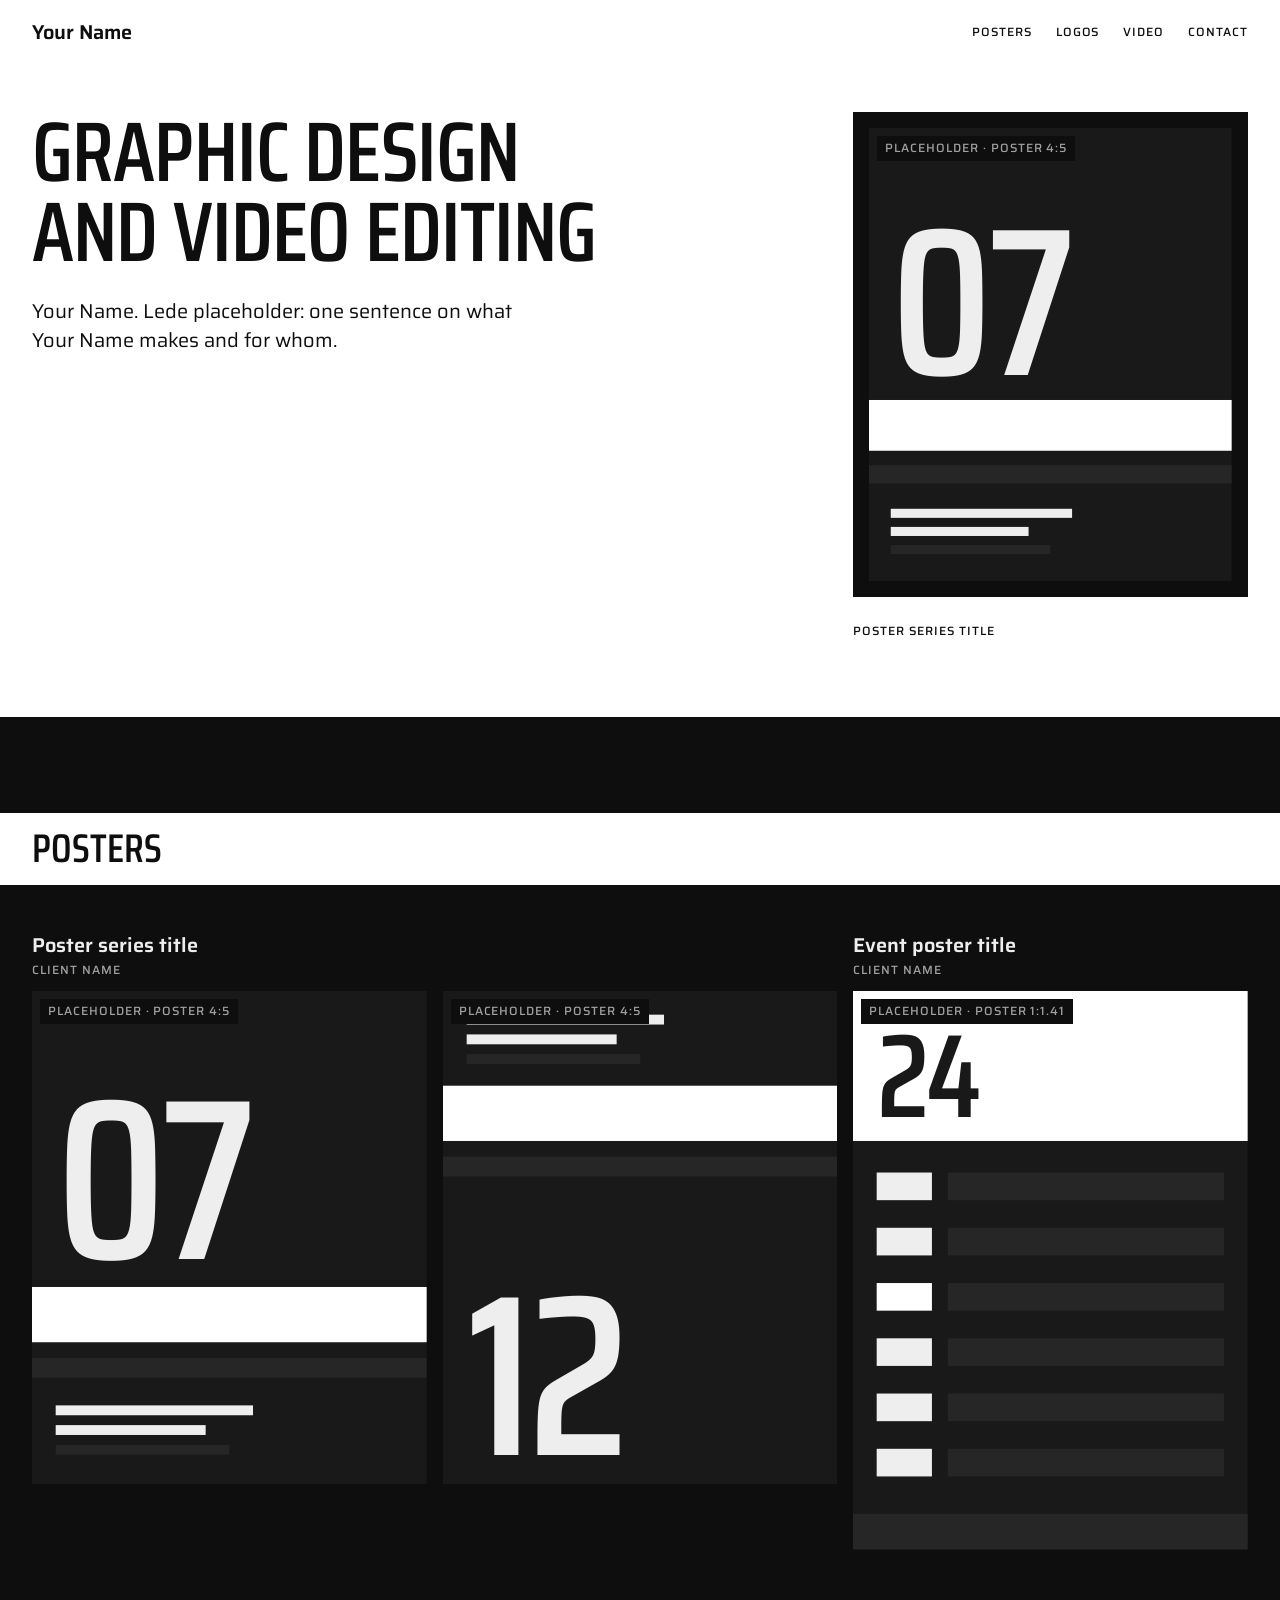
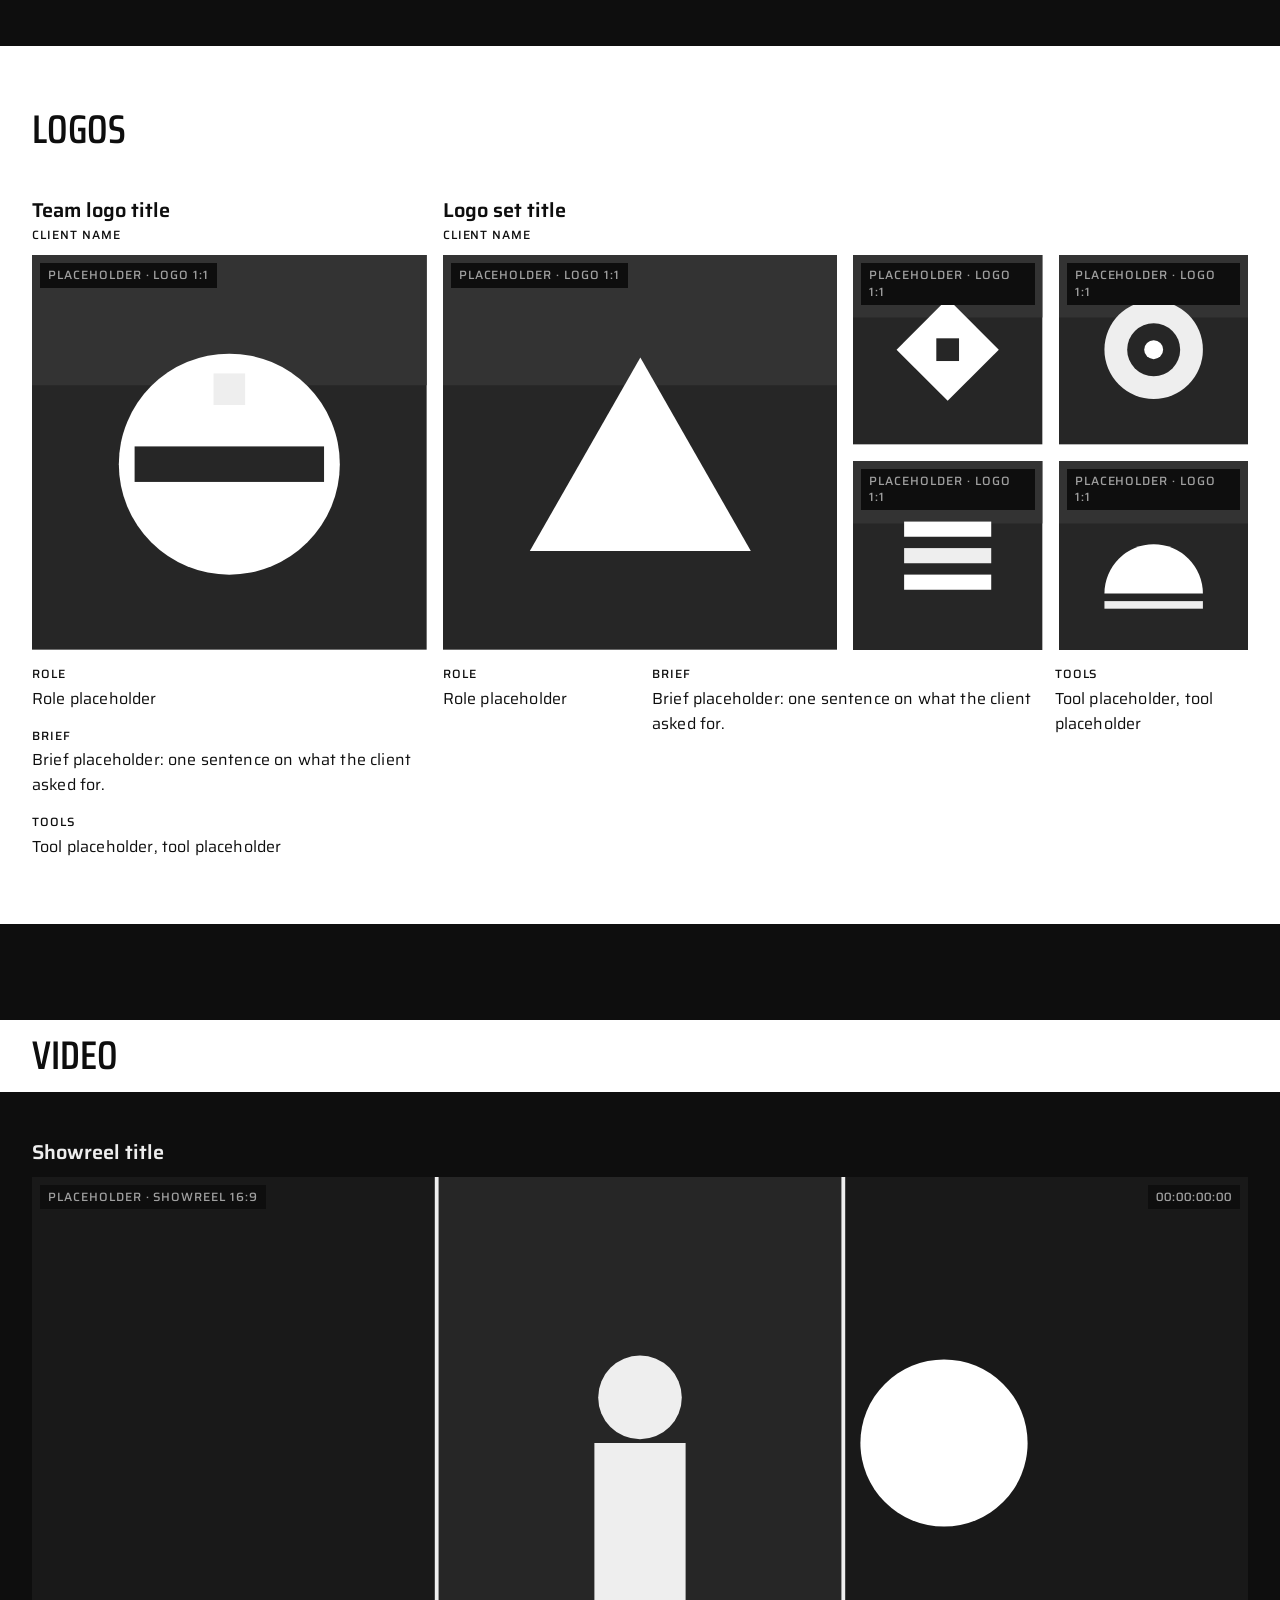
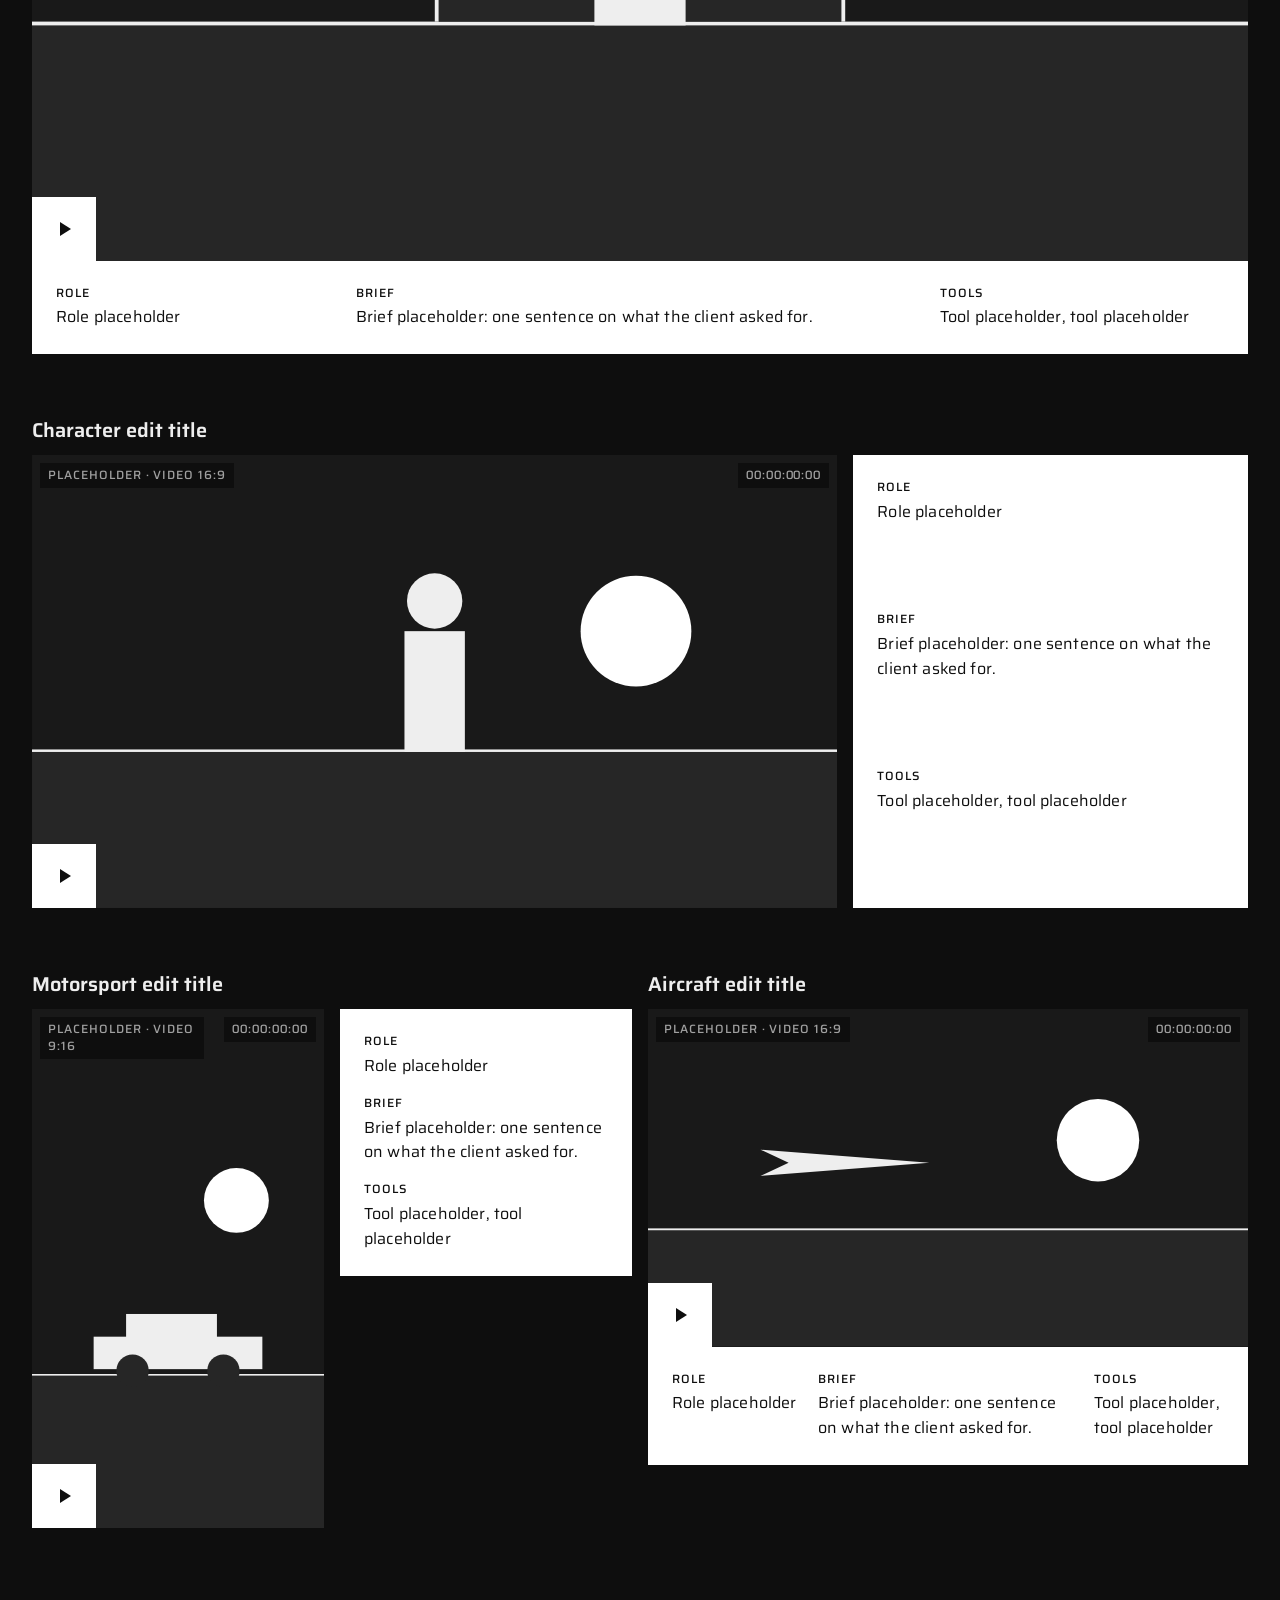
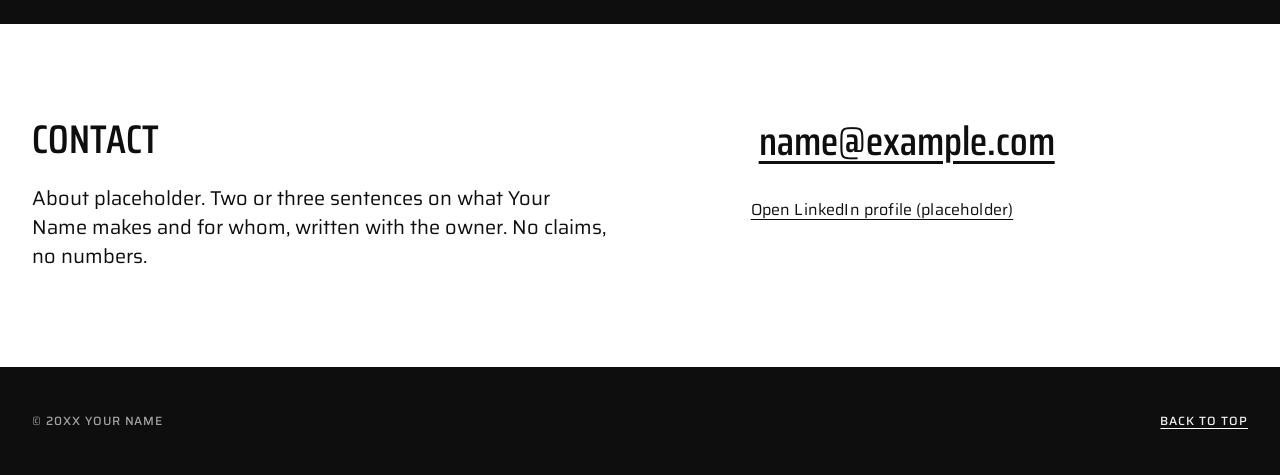
<file: demos/d-accents/white.html>
<!doctype html>
<html lang="en">
<head>
<meta charset="utf-8">
<meta name="viewport" content="width=device-width, initial-scale=1">
<title>Your Name: graphic design and video editing (Demo D, White)</title>
<meta name="description" content="Your Name: graphic design and video editing. Demo with placeholder content.">
<link rel="preconnect" href="https://fonts.googleapis.com">
<link rel="preconnect" href="https://fonts.gstatic.com" crossorigin>
<link rel="stylesheet" href="https://fonts.googleapis.com/css2?family=Saira:wdth,wght@75..100,400..600&amp;display=swap">
<link rel="stylesheet" href="../d/styles.css">
<link rel="stylesheet" href="white.css">
</head>
<body>
<header class="site-header on-accent">
<div class="wrap">
<a class="name" href="#top">Your Name</a>
<nav aria-label="Sections"><ul>
<li><a href="#posters">Posters</a></li>
<li><a href="#logos">Logos</a></li>
<li><a href="#video">Video</a></li>
<li><a href="#contact">Contact</a></li>
</ul></nav>
</div>
</header>
<main id="top">

<section class="opening on-accent" aria-labelledby="h1">
<div class="wrap grid">
<div class="opening-text">
<h1 id="h1">Graphic design and video editing</h1>
<p class="lede">Your Name. Lede placeholder: one sentence on what Your Name makes and for whom.</p>
</div>
<div class="opening-art">
<div class="mount"><div class="art r-45" role="img" aria-label="Placeholder art: poster, 4:5 portrait"><svg viewBox="0 0 400 500" aria-hidden="true" focusable="false"><rect class="g" x="0" y="0" width="400" height="500"/><rect class="h" x="0" y="300" width="400" height="56"/><rect class="m" x="0" y="372" width="400" height="20"/><text class="i" x="24" y="272" font-size="232">07</text><rect class="i" x="24" y="420" width="200" height="10"/><rect class="i" x="24" y="440" width="152" height="10"/><rect class="m" x="24" y="460" width="176" height="10"/></svg><span class="ph-tag" aria-hidden="true">Placeholder · Poster 4:5</span></div></div>
<a class="opening-link" href="#p-series">Poster series title</a>
</div>
</div>
</section>

<section id="posters" class="sec" aria-labelledby="posters-h">
<div class="bar on-accent"><div class="wrap"><h2 id="posters-h">Posters</h2></div></div>
<div class="wrap grid posters-grid">
<article class="piece poster p-series" id="p-series"><div class="title-block"><h3><a href="#p-series">Poster series title</a></h3><p class="client">Client name</p></div>
<div class="frame"><div class="arts"><div class="art r-45" role="img" aria-label="Placeholder art: poster, 4:5 portrait"><svg viewBox="0 0 400 500" aria-hidden="true" focusable="false"><rect class="g" x="0" y="0" width="400" height="500"/><rect class="h" x="0" y="300" width="400" height="56"/><rect class="m" x="0" y="372" width="400" height="20"/><text class="i" x="24" y="272" font-size="232">07</text><rect class="i" x="24" y="420" width="200" height="10"/><rect class="i" x="24" y="440" width="152" height="10"/><rect class="m" x="24" y="460" width="176" height="10"/></svg><span class="ph-tag" aria-hidden="true">Placeholder · Poster 4:5</span></div><div class="art r-45" role="img" aria-label="Placeholder art: poster, 4:5 portrait"><svg viewBox="0 0 400 500" aria-hidden="true" focusable="false"><rect class="g" x="0" y="0" width="400" height="500"/><rect class="i" x="24" y="24" width="200" height="10"/><rect class="i" x="24" y="44" width="152" height="10"/><rect class="m" x="24" y="64" width="176" height="10"/><rect class="h" x="0" y="96" width="400" height="56"/><rect class="m" x="0" y="168" width="400" height="20"/><text class="i" x="24" y="470" font-size="232">12</text></svg><span class="ph-tag" aria-hidden="true">Placeholder · Poster 4:5</span></div></div><dl class="fields"><div><dt>Role</dt><dd>Role placeholder</dd></div><div><dt>Brief</dt><dd>Brief placeholder: one sentence on what the client asked for.</dd></div><div><dt>Tools</dt><dd>Tool placeholder, tool placeholder</dd></div></dl></div>
</article>
<article class="piece poster p-event" id="p-event"><div class="title-block"><h3><a href="#p-event">Event poster title</a></h3><p class="client">Client name</p></div>
<div class="frame"><div class="arts"><div class="art r-141" role="img" aria-label="Placeholder art: poster, 1:1.41 portrait"><svg viewBox="0 0 400 566" aria-hidden="true" focusable="false"><rect class="g" x="0" y="0" width="400" height="566"/><rect class="h" x="0" y="0" width="400" height="152"/><text class="g" x="24" y="128" font-size="120">24</text><rect class="i" x="24" y="184" width="56" height="28"/><rect class="m" x="96" y="184" width="280" height="28"/><rect class="i" x="24" y="240" width="56" height="28"/><rect class="m" x="96" y="240" width="280" height="28"/><rect class="h" x="24" y="296" width="56" height="28"/><rect class="m" x="96" y="296" width="280" height="28"/><rect class="i" x="24" y="352" width="56" height="28"/><rect class="m" x="96" y="352" width="280" height="28"/><rect class="i" x="24" y="408" width="56" height="28"/><rect class="m" x="96" y="408" width="280" height="28"/><rect class="i" x="24" y="464" width="56" height="28"/><rect class="m" x="96" y="464" width="280" height="28"/><rect class="m" x="0" y="530" width="400" height="36"/></svg><span class="ph-tag" aria-hidden="true">Placeholder · Poster 1:1.41</span></div></div><dl class="fields"><div><dt>Role</dt><dd>Role placeholder</dd></div><div><dt>Brief</dt><dd>Brief placeholder: one sentence on what the client asked for.</dd></div><div><dt>Tools</dt><dd>Tool placeholder, tool placeholder</dd></div></dl></div>
</article>
</div>
</section>

<section id="logos" class="sec logos on-accent" aria-labelledby="logos-h">
<div class="wrap">
<h2 id="logos-h">Logos</h2>
<div class="grid logos-grid">
<article class="piece logo l-team" id="l-team"><div class="title-block"><h3><a href="#l-team">Team logo title</a></h3><p class="client">Client name</p></div>
<div class="frame"><div class="art r-11" role="img" aria-label="Placeholder art: logo, 1:1"><svg viewBox="0 0 400 400" aria-hidden="true" focusable="false"><rect class="p" x="0" y="0" width="400" height="400"/><rect class="s" x="0" y="0" width="400" height="132"/><g class="mark"><circle class="h" cx="200" cy="212" r="112"/><rect class="p" x="104" y="194" width="192" height="36"/><rect class="i" x="184" y="120" width="32" height="32"/></g></svg><span class="ph-tag" aria-hidden="true">Placeholder · Logo 1:1</span></div></div><dl class="fields"><div><dt>Role</dt><dd>Role placeholder</dd></div><div><dt>Brief</dt><dd>Brief placeholder: one sentence on what the client asked for.</dd></div><div><dt>Tools</dt><dd>Tool placeholder, tool placeholder</dd></div></dl></article>
<article class="piece logo l-set" id="l-set"><div class="title-block"><h3><a href="#l-set">Logo set title</a></h3><p class="client">Client name</p></div>
<div class="frame"><div class="set-grid"><div class="art r-11" role="img" aria-label="Placeholder art: logo, 1:1"><svg viewBox="0 0 400 400" aria-hidden="true" focusable="false"><rect class="p" x="0" y="0" width="400" height="400"/><rect class="s" x="0" y="0" width="400" height="132"/><g class="mark"><polygon class="h" points="200,104 312,300 88,300"/></g></svg><span class="ph-tag" aria-hidden="true">Placeholder · Logo 1:1</span></div><div class="set-2x2"><div class="art r-11" role="img" aria-label="Placeholder art: logo, 1:1"><svg viewBox="0 0 400 400" aria-hidden="true" focusable="false"><rect class="p" x="0" y="0" width="400" height="400"/><rect class="s" x="0" y="0" width="400" height="132"/><g class="mark"><polygon class="h" points="200,92 308,200 200,308 92,200"/><rect class="p" x="176" y="176" width="48" height="48"/></g></svg><span class="ph-tag" aria-hidden="true">Placeholder · Logo 1:1</span></div><div class="art r-11" role="img" aria-label="Placeholder art: logo, 1:1"><svg viewBox="0 0 400 400" aria-hidden="true" focusable="false"><rect class="p" x="0" y="0" width="400" height="400"/><rect class="s" x="0" y="0" width="400" height="132"/><g class="mark"><circle class="i" cx="200" cy="200" r="104"/><circle class="p" cx="200" cy="200" r="56"/><circle class="h" cx="200" cy="200" r="20"/></g></svg><span class="ph-tag" aria-hidden="true">Placeholder · Logo 1:1</span></div><div class="art r-11" role="img" aria-label="Placeholder art: logo, 1:1"><svg viewBox="0 0 400 400" aria-hidden="true" focusable="false"><rect class="p" x="0" y="0" width="400" height="400"/><rect class="s" x="0" y="0" width="400" height="132"/><g class="mark"><rect class="h" x="108" y="128" width="184" height="32"/><rect class="i" x="108" y="184" width="184" height="32"/><rect class="h" x="108" y="240" width="184" height="32"/></g></svg><span class="ph-tag" aria-hidden="true">Placeholder · Logo 1:1</span></div><div class="art r-11" role="img" aria-label="Placeholder art: logo, 1:1"><svg viewBox="0 0 400 400" aria-hidden="true" focusable="false"><rect class="p" x="0" y="0" width="400" height="400"/><rect class="s" x="0" y="0" width="400" height="132"/><g class="mark"><path class="h" d="M96 280 A104 104 0 0 1 304 280 Z"/><rect class="i" x="96" y="296" width="208" height="16"/></g></svg><span class="ph-tag" aria-hidden="true">Placeholder · Logo 1:1</span></div></div></div></div><dl class="fields"><div><dt>Role</dt><dd>Role placeholder</dd></div><div><dt>Brief</dt><dd>Brief placeholder: one sentence on what the client asked for.</dd></div><div><dt>Tools</dt><dd>Tool placeholder, tool placeholder</dd></div></dl></article>
</div>
</div>
</section>

<section id="video" class="sec" aria-labelledby="video-h">
<div class="bar on-accent"><div class="wrap"><h2 id="video-h">Video</h2></div></div>
<div class="wrap video-body">
<!-- optional: showreel -->
<article class="piece vid vid-wide" id="v-reel"><div class="title-block"><h3>Showreel title</h3></div><button type="button" class="facade" data-status="st-reel" aria-label="Play video: Showreel title (placeholder)"><div class="art r-169" aria-hidden="true"><svg viewBox="0 0 640 360" aria-hidden="true" focusable="false"><rect class="g" x="0" y="0" width="640" height="360"/><rect class="m" x="0" y="236" width="640" height="124"/><rect class="i" x="0" y="234" width="640" height="2"/><circle class="h v-sun" cx="480" cy="140" r="44"/><rect class="p" x="214" y="0" width="212" height="234"/><rect class="i" x="212" y="0" width="2" height="234"/><rect class="i" x="426" y="0" width="2" height="234"/><rect class="i" x="296" y="140" width="48" height="96"/><circle class="i" cx="320" cy="116" r="22"/></svg><span class="ph-tag" aria-hidden="true">Placeholder · Showreel 16:9</span></div><span class="sweep" aria-hidden="true"></span><span class="tc" aria-hidden="true"><span class="tc-idle">00:00:00:00</span><span class="tc-live">Preview · muted</span></span><span class="play-bar" aria-hidden="true"></span><span class="play-text" aria-hidden="true">Play with sound</span><span class="play-key" aria-hidden="true"><svg viewBox="0 0 24 24" aria-hidden="true"><path d="M8 5v14l11-7z"/></svg></span></button><p class="facade-status" id="st-reel" role="status"></p><dl class="fields strip"><div><dt>Role</dt><dd>Role placeholder</dd></div><div><dt>Brief</dt><dd>Brief placeholder: one sentence on what the client asked for.</dd></div><div><dt>Tools</dt><dd>Tool placeholder, tool placeholder</dd></div></dl></article>
<!-- /optional -->
<article class="piece vid vid-split" id="v-char"><div class="title-block"><h3>Character edit title</h3></div><button type="button" class="facade" data-status="st-char" aria-label="Play video: Character edit title (placeholder)"><div class="art r-169" aria-hidden="true"><svg viewBox="0 0 640 360" aria-hidden="true" focusable="false"><rect class="g" x="0" y="0" width="640" height="360"/><rect class="m" x="0" y="236" width="640" height="124"/><rect class="i" x="0" y="234" width="640" height="2"/><circle class="h v-sun" cx="480" cy="140" r="44"/><rect class="i" x="296" y="140" width="48" height="96"/><circle class="i" cx="320" cy="116" r="22"/></svg><span class="ph-tag" aria-hidden="true">Placeholder · Video 16:9</span></div><span class="sweep" aria-hidden="true"></span><span class="tc" aria-hidden="true"><span class="tc-idle">00:00:00:00</span><span class="tc-live">Preview · muted</span></span><span class="play-bar" aria-hidden="true"></span><span class="play-text" aria-hidden="true">Play with sound</span><span class="play-key" aria-hidden="true"><svg viewBox="0 0 24 24" aria-hidden="true"><path d="M8 5v14l11-7z"/></svg></span></button><p class="facade-status" id="st-char" role="status"></p><dl class="fields block"><div><dt>Role</dt><dd>Role placeholder</dd></div><div><dt>Brief</dt><dd>Brief placeholder: one sentence on what the client asked for.</dd></div><div><dt>Tools</dt><dd>Tool placeholder, tool placeholder</dd></div></dl></article>
<div class="vid-row">
<article class="piece vid vid-moto" id="v-moto"><div class="title-block"><h3>Motorsport edit title</h3></div><button type="button" class="facade" data-status="st-moto" aria-label="Play video: Motorsport edit title (placeholder)"><div class="art r-916" aria-hidden="true"><svg viewBox="0 0 360 640" aria-hidden="true" focusable="false"><rect class="g" x="0" y="0" width="360" height="640"/><rect class="m" x="0" y="452" width="360" height="188"/><rect class="i" x="0" y="450" width="360" height="2"/><circle class="h v-sun" cx="252" cy="236" r="40"/><rect class="i" x="76" y="404" width="208" height="40"/><rect class="i" x="116" y="376" width="112" height="32"/><circle class="m" cx="124" cy="446" r="20"/><circle class="m" cx="236" cy="446" r="20"/></svg><span class="ph-tag" aria-hidden="true">Placeholder · Video 9:16</span></div><span class="sweep" aria-hidden="true"></span><span class="tc" aria-hidden="true"><span class="tc-idle">00:00:00:00</span><span class="tc-live">Preview · muted</span></span><span class="play-bar" aria-hidden="true"></span><span class="play-text" aria-hidden="true">Play with sound</span><span class="play-key" aria-hidden="true"><svg viewBox="0 0 24 24" aria-hidden="true"><path d="M8 5v14l11-7z"/></svg></span></button><p class="facade-status" id="st-moto" role="status"></p><dl class="fields block"><div><dt>Role</dt><dd>Role placeholder</dd></div><div><dt>Brief</dt><dd>Brief placeholder: one sentence on what the client asked for.</dd></div><div><dt>Tools</dt><dd>Tool placeholder, tool placeholder</dd></div></dl></article>
<article class="piece vid vid-air" id="v-air"><div class="title-block"><h3>Aircraft edit title</h3></div><button type="button" class="facade" data-status="st-air" aria-label="Play video: Aircraft edit title (placeholder)"><div class="art r-169" aria-hidden="true"><svg viewBox="0 0 640 360" aria-hidden="true" focusable="false"><rect class="g" x="0" y="0" width="640" height="360"/><rect class="m" x="0" y="236" width="640" height="124"/><rect class="i" x="0" y="234" width="640" height="2"/><circle class="h v-sun" cx="480" cy="140" r="44"/><polygon class="i" points="120,150 300,164 120,178 150,164"/></svg><span class="ph-tag" aria-hidden="true">Placeholder · Video 16:9</span></div><span class="sweep" aria-hidden="true"></span><span class="tc" aria-hidden="true"><span class="tc-idle">00:00:00:00</span><span class="tc-live">Preview · muted</span></span><span class="play-bar" aria-hidden="true"></span><span class="play-text" aria-hidden="true">Play with sound</span><span class="play-key" aria-hidden="true"><svg viewBox="0 0 24 24" aria-hidden="true"><path d="M8 5v14l11-7z"/></svg></span></button><p class="facade-status" id="st-air" role="status"></p><dl class="fields strip"><div><dt>Role</dt><dd>Role placeholder</dd></div><div><dt>Brief</dt><dd>Brief placeholder: one sentence on what the client asked for.</dd></div><div><dt>Tools</dt><dd>Tool placeholder, tool placeholder</dd></div></dl></article>
</div>
</div>
</section>

<section id="contact" class="sec contact on-accent" aria-labelledby="contact-h">
<div class="wrap grid">
<div class="contact-about">
<h2 id="contact-h">Contact</h2>
<p class="about">About placeholder. Two or three sentences on what Your Name makes and for whom, written with the owner. No claims, no numbers.</p>
</div>
<div class="contact-links">
<a class="email" href="mailto:name@example.com">name@example.com</a>
<a class="linkedin" href="#">Open LinkedIn profile (placeholder)</a>
</div>
</div>
</section>
</main>
<footer class="site-footer">
<div class="wrap foot">
<p class="label muted">© 20XX Your Name</p>
<a class="to-top label" href="#top">Back to top</a>
</div>
</footer>
<script>
document.querySelectorAll('button.facade').forEach(function (b) {
  b.addEventListener('click', function () {
    document.getElementById(b.dataset.status).textContent = 'Demo only: the video player loads here on the live site.';
  });
});
</script>
</body>
</html>
</file>
<file: site/styles.css>
/* Pit Board, white accent. Production shell. */
@font-face{
  font-family:"Saira";
  font-style:normal;
  font-weight:400 600;
  font-stretch:75% 100%;
  font-display:swap;
  src:url(fonts/saira-var-latin.woff2) format("woff2");
}
/* Fallback faces tuned to Saira (hhea 1135/-439/0 per 1000 upm). size-adjust = Saira/Arial average advance width over the page's text,
   measured with fontTools on the instanced font; ascent/descent/line-gap = Saira metric / (upm x size-adjust). */
@font-face{font-family:"Saira fallback";font-weight:400;font-stretch:100%;src:local("Arial"),local("ArialMT");size-adjust:102.27%;ascent-override:110.98%;descent-override:42.93%;line-gap-override:0%}
@font-face{font-family:"Saira fallback";font-weight:600;font-stretch:100%;src:local("Arial Bold"),local("Arial-BoldMT");size-adjust:96.14%;ascent-override:118.06%;descent-override:45.66%;line-gap-override:0%}
/* Condensed fallbacks, one family name per local font so a missing font falls through to the next family. Used only by h1, h2 and .discord (--font-cond).
   size-adjust values: Arial Narrow Bold measured; the others are estimates (Helvetica Neue Condensed Bold 84%, Roboto Condensed Bold 79%, Arial Bold 67.6%), untested on macOS, iOS and Android.
   ascent = 113.5% / size-adjust, descent = 43.9% / size-adjust. */
@font-face{font-family:"Saira fb narrow";font-weight:600;font-stretch:75%;src:local("Arial Narrow Bold"),local("ArialNarrow-Bold");size-adjust:82.48%;ascent-override:137.61%;descent-override:53.22%;line-gap-override:0%}
@font-face{font-family:"Saira fb helv";font-weight:600;font-stretch:75%;src:local("Helvetica Neue Condensed Bold"),local("HelveticaNeue-CondensedBold");size-adjust:84%;ascent-override:135.12%;descent-override:52.26%;line-gap-override:0%}
@font-face{font-family:"Saira fb roboto";font-weight:600;font-stretch:75%;src:local("Roboto Condensed Bold"),local("RobotoCondensed-Bold"),local("Roboto Condensed");size-adjust:79%;ascent-override:143.67%;descent-override:55.57%;line-gap-override:0%}
@font-face{font-family:"Saira fb arial";font-weight:600;font-stretch:75%;src:local("Arial Bold"),local("Arial-BoldMT");size-adjust:67.6%;ascent-override:167.90%;descent-override:64.94%;line-gap-override:0%}
:root{
  --bg:#0E0E0E;
  --surface:#191919;
  --text:#EEEEEE;
  --muted:#A0A0A0;
  --accent:#FFFFFF;
  --on-accent:#0E0E0E;
  --s-1:4px;--s-2:8px;--s-3:12px;--s-4:16px;--s-5:24px;--s-6:32px;--s-7:48px;--s-8:64px;--s-9:96px;
  --ease:cubic-bezier(0.16,1,0.3,1);
  --font:"Saira","Saira fallback",Arial,sans-serif;
  --font-cond:"Saira","Saira fb narrow","Saira fb helv","Saira fb roboto","Saira fb arial","Saira fallback",Arial,sans-serif;
  --cols:4;--gut:12px;--margin:16px;--max:1440px;
  --sec-gap:var(--s-8);
  --play:56px;
}
@media (min-width:768px){:root{--cols:8;--gut:16px;--margin:24px;--play:64px}}
@media (min-width:1024px){:root{--cols:12;--margin:32px;--sec-gap:var(--s-9)}}

*,*::before,*::after{box-sizing:border-box}
html{-webkit-text-size-adjust:100%}
body{margin:0;background:var(--bg);color:var(--text);font-family:var(--font);font-size:1rem;font-weight:400;font-stretch:100%;line-height:1.55;letter-spacing:0.01em;overflow-wrap:break-word}
svg{display:block}
img,video{display:block;max-width:100%}
h1,h2,h3,p,dl,dd,ul{margin:0}
ul{padding:0;list-style:none}
h1,h2,h3{text-wrap:balance}
p,dd{text-wrap:pretty}
p{max-width:65ch}
button{font:inherit;color:inherit}
::selection{background:var(--accent);color:var(--on-accent)}
.sr{position:absolute;width:1px;height:1px;overflow:hidden;clip-path:inset(50%);white-space:nowrap}

h1,h2,.discord,.name{font-family:var(--font-cond)}
h1{font-size:clamp(2.75rem,1.6rem + 4.6vw,5.5rem);font-weight:600;font-stretch:75%;text-transform:uppercase;letter-spacing:-0.01em;line-height:0.95}
h2{font-size:clamp(1.75rem,1.4rem + 1.5vw,2.5rem);font-weight:600;font-stretch:75%;text-transform:uppercase;letter-spacing:0;line-height:1}
h3{font-size:1.25rem;font-weight:600;font-stretch:100%;letter-spacing:0;line-height:1.25}
.about{font-size:1.25rem;font-weight:400;letter-spacing:0;line-height:1.45}
.about{max-width:50ch}
.label,dt,nav a,.vctl button,.vctl-key,.ns-link{font-size:0.75rem;font-weight:500;font-stretch:100%;text-transform:uppercase;letter-spacing:0.08em;line-height:1.4}
.muted{color:var(--muted)}

/* section title: a small white label block, never a full-width band */
h2{display:inline-block;background:var(--accent);color:var(--on-accent);padding:var(--s-2) var(--s-3)}

.wrap{max-width:var(--max);margin-inline:auto;padding-inline:var(--margin)}
.grid{display:grid;grid-template-columns:repeat(var(--cols),minmax(0,1fr));column-gap:var(--gut)}

/* links and buttons: a solid white box with near-black text. The box shape marks the link (no colour reliance).
   Padding 6px + 2px border = 8px 12px. Hover and keyboard focus invert to a near-black box with a 2px white border; active adds an inner ring (no layout shift). */
a:not(.art-link):not(.name):not(.skip),.copy{display:inline-flex;align-items:center;min-height:44px;padding:6px 10px;border:2px solid var(--accent);border-radius:0;background:var(--accent);color:var(--on-accent);text-decoration:none;cursor:pointer;transition:background-color 120ms var(--ease),color 120ms var(--ease)}
a:not(.art-link):not(.name):not(.skip):focus-visible,.copy:focus-visible{background:var(--bg);color:var(--text)}
a:not(.art-link):not(.name):not(.skip):active,.copy:active{background:var(--bg);color:var(--text);outline:2px solid var(--accent);outline-offset:-6px}
.art-link,.name{color:inherit;text-decoration:none}
.name{font-size:1.5rem;font-weight:600;font-stretch:75%;text-transform:uppercase;letter-spacing:0;line-height:1;display:inline-flex;align-items:center;min-height:44px;padding-inline:var(--s-2);margin-inline:calc(-1*var(--s-2))}

/* focus ring: white outer ring with a near-black gap on the dark page (two-tone) */
:focus-visible{outline:3px solid var(--accent);outline-offset:3px}

/* artwork links and video frames: inner two-tone ring, 3px white edge plus 3px near-black band, drawn inside the clipping box.
   One band is always at least 4.39:1 against any pixel, and the two bands are 19.3:1 against each other. */
.art-link:focus-visible{outline:none}
.art-link:focus-visible::after,.art-link:active::after{content:"";position:absolute;inset:0;z-index:3;pointer-events:none;border:3px solid var(--accent);outline:3px solid var(--on-accent);outline-offset:-6px}
.art-link{position:relative}
/* "View full size" label: only on hover-capable fine pointers (see the media query at the end) */
.view-label{display:none;position:absolute;left:0;bottom:0;z-index:2;background:var(--accent);color:var(--on-accent);padding:var(--s-2) var(--s-3);font-size:0.75rem;font-weight:500;letter-spacing:0.01em;line-height:1.4;text-decoration:none}
.poster .view-label{bottom:auto;top:0}
.op-play{--play:40px;z-index:1}
.op-play svg{width:20px;height:20px}
.op-vid .art{position:relative}
/* the logo frame must not clip the outer focus outline */
.logo .frame{overflow:visible}

/* skip link */
.skip{background:var(--accent);color:var(--on-accent);padding:var(--s-3) var(--s-4);min-height:44px;display:inline-flex;align-items:center;text-decoration:none}
.skip:not(:focus){position:absolute;width:1px;height:1px;overflow:hidden;clip-path:inset(50%);padding:0;min-height:0}
.skip:focus{position:absolute;left:var(--s-2);top:var(--s-2);z-index:10;outline-color:var(--on-accent);outline-offset:-6px}

/* header */
.site-header{padding-block:var(--s-2)}
.site-header .wrap{display:flex;flex-wrap:wrap;align-items:center;justify-content:space-between;column-gap:var(--s-5);row-gap:var(--s-1)}
.site-header nav ul{display:flex;flex-wrap:wrap;gap:var(--s-2)}
@media (min-width:768px){.site-header .wrap{min-height:64px}}

/* opening: role line, one video frame and one poster, all on the grid */
.opening{padding-block:var(--s-6)}
.opening .grid{row-gap:var(--s-5)}
.op-text,.op-vid{grid-column:1/-1}
.op-poster{grid-column:1/4}
.op-text .about{margin-top:var(--s-4)}
.op-text .about+.about{margin-top:var(--s-3)}
.h1-role{display:block}
.mount{background:var(--bg);padding:var(--s-2)}
.mount .art{overflow:hidden}
@media (min-width:768px){
  .op-text{grid-row:1}
  .op-vid{grid-column:1/6;grid-row:2}
  .op-poster{grid-column:6/9;grid-row:2}
}
@media (min-width:1024px){
  .opening{padding-block:var(--s-7) var(--s-6)}
  .op-vid{grid-column:1/9}
  .op-poster{grid-column:9/13}
}

/* sections */
.sec{margin-top:var(--sec-gap)}
.bar{margin-bottom:var(--s-7)}

/* images */
.art{width:100%;background:var(--surface)}
.art img{width:100%;height:auto}
.title-block{margin-bottom:var(--s-3)}
.piece{position:relative}
.frame{position:relative;overflow:hidden}

/* fields: posters keep the white hover panel; logos and videos print them as plain text on the dark page */
.fields{display:grid;gap:var(--s-4);background:var(--accent);color:var(--on-accent);padding:var(--s-5)}
.fields div{display:block}
.fields dd{margin-top:var(--s-1)}
.logo .fields,.vid .fields{background:transparent;color:var(--text);padding:0;margin-top:var(--s-4)}

/* posters */
.posters-grid{align-items:start;row-gap:var(--s-8)}
.p-1,.p-2{grid-column:1/-1}
/* Client and Tools only: compact padding, two columns when they fit, so the hover panel is about as tall as two caption lines */
.poster .fields{grid-template-columns:repeat(auto-fit,minmax(9rem,1fr));gap:var(--s-3) var(--s-5);padding:var(--s-4)}
@media (min-width:768px){
  .p-1{grid-column:1/5}
  .p-2{grid-column:5/9}
}
@media (min-width:1024px){
  .p-1{grid-column:1/6}
  .p-2{grid-column:7/13}
}

/* logos: one Edmonson tile beside three Eztec tiles, four equal tiles; on mobile the Edmonson tile is as wide as one Eztec tile */
.logos-list{display:flex;flex-direction:column;row-gap:var(--s-8)}
.logos h2{margin-bottom:var(--s-7)}
.set{display:grid;gap:var(--s-3)}
.set-3{grid-template-columns:repeat(3,minmax(0,1fr))}
.set-1{grid-template-columns:minmax(0,1fr);width:calc((100% - 2*var(--s-3))/3)}
.logo .art{overflow:hidden}
.logo .fields{grid-template-columns:1fr}
@media (min-width:768px){
  .logos-list{display:grid;grid-template-columns:repeat(4,minmax(0,1fr));column-gap:var(--s-4);align-items:start}
  .l-edm{grid-column:1/2}
  .l-ezt{grid-column:2/5}
  .set{gap:var(--s-4)}
  .set-1{width:100%}
  .l-ezt .fields{grid-template-columns:repeat(3,minmax(0,1fr));column-gap:var(--s-4)}
}

/* video: muted looping clip, white control bar over its bottom edge */
.video-body{display:flex;flex-direction:column;row-gap:var(--s-8)}
.vid{display:grid;grid-template-columns:minmax(0,1fr);align-items:start}
.vid .title-block{grid-column:1/-1}
.vid-row{display:flex;flex-direction:column;row-gap:var(--s-8)}
.media{position:relative;overflow:hidden;background:var(--surface)}
.r-169{aspect-ratio:16/9}
.r-43{aspect-ratio:4/3}
.media>video{position:absolute;inset:0;width:100%;height:100%;object-fit:contain;background:var(--bg)}
.media>video[role=button]{cursor:pointer}
.media>video[role=button]:focus-visible{outline:3px solid var(--accent);outline-offset:-6px}
.vctl{cursor:pointer;position:absolute;left:0;right:0;bottom:0;z-index:2;height:var(--play);display:flex;align-items:stretch;background:var(--accent);color:var(--on-accent)}
.vctl[hidden],.media.is-sound .vctl{display:none}
.vctl-key{flex:0 0 var(--play);display:grid;place-items:center}
.vctl-key svg{width:24px;height:24px;fill:currentColor}
.vctl button{min-height:44px;padding:0 var(--s-4);border:2px solid var(--accent);border-radius:0;background:var(--accent);color:var(--on-accent);cursor:pointer;transition:background-color 120ms var(--ease),color 120ms var(--ease)}
.vctl button:focus-visible{background:var(--bg);color:var(--text);outline:3px solid var(--accent);outline-offset:-6px}
.vctl button:active{background:var(--bg);color:var(--text);outline:2px solid var(--accent);outline-offset:-6px}
.vctl .v-pause{margin-left:auto}
.ns-link{position:absolute;left:0;bottom:0}
.vid .fields{grid-template-columns:1fr}
@media (min-width:768px){
  .vid-split .fields,.vid-a .fields{grid-template-columns:repeat(auto-fit,minmax(9rem,1fr))}
}
@media (min-width:1024px){
  .vid-split{grid-template-columns:repeat(var(--cols),minmax(0,1fr));column-gap:var(--gut)}
  .vid-split .media{grid-column:1/9;grid-row:2}
  .vid-split .fields{grid-column:9/13;grid-row:2;margin-top:0;align-self:start;grid-template-columns:1fr}
  /* V2 and V3 share three rows (title, media, fields): top edges align and both caption blocks start on one line below the taller frame */
  .vid-row{display:grid;grid-template-columns:repeat(var(--cols),minmax(0,1fr));grid-template-rows:auto auto auto;column-gap:var(--gut);row-gap:0;align-items:start}
  .vid-a,.vid-b{grid-row:1/4;grid-template-rows:subgrid;row-gap:0}
  .vid-a{grid-column:1/8}
  .vid-b{grid-column:8/13}
  .vid-b .fields{grid-template-columns:1fr}
}

/* contact */
.contact-about,.contact-links{grid-column:1/-1}
.contact-links{margin-top:var(--s-6)}
.discord{font-size:clamp(1.75rem,1.4rem + 1.5vw,2.5rem);font-weight:600;font-stretch:75%;letter-spacing:0;line-height:1.1;overflow-wrap:anywhere}
.copy-row{display:flex;flex-wrap:wrap;align-items:center;gap:var(--s-4);margin-top:var(--s-4)}
.copy{font-size:0.75rem;font-weight:500;text-transform:uppercase;letter-spacing:0.08em}
.copy[hidden]{display:none}
.copy-status:empty{display:none}
@media (min-width:1024px){
  .contact-about{grid-column:1/7}
  .contact-links{grid-column:8/13;margin-top:0;align-self:end}
}

/* footer */
.site-footer{padding-block:var(--s-6);margin-top:var(--sec-gap)}
.foot{display:flex;justify-content:space-between;align-items:center;gap:var(--s-4)}

/* hover-capable pointers: panels, labels and the video bar appear on hover or focus; everything else shows them by default */
@media (hover:hover) and (pointer:fine){
  .poster .fields{position:absolute;left:0;right:0;bottom:0;z-index:2;max-height:100%;overflow-y:auto;transform:translateY(calc(100% + 2px));transition:transform 160ms var(--ease)}
  .poster:hover .fields,.poster:focus-within .fields,.poster .fields:focus-within{transform:translateY(0);transition-duration:240ms}
  .poster .art{transition:transform 200ms var(--ease)}
  .poster:hover .art,.poster:focus-within .art{transform:scale(1.04);transition-duration:300ms}
  .logo .art img{transition:transform 160ms var(--ease)}
  .logo:hover .art img,.logo:focus-within .art img{transform:scale(1.06);transition-duration:240ms}

  .view-label{display:block;opacity:0;transform:translateY(8px);transition:opacity 160ms var(--ease),transform 160ms var(--ease);pointer-events:none}
  .poster .view-label{transform:translateY(-8px)}
  .art-link:hover .view-label,.art-link:focus-visible .view-label{opacity:1;transform:none;transition-duration:240ms}

  .mount .art img{transition:transform 160ms var(--ease)}
  .op-link:hover .art img{transform:scale(1.03);transition-duration:240ms}
  a:not(.art-link):not(.name):not(.skip):hover,.copy:hover{background:var(--bg);color:var(--text)}
  .name:hover{outline:2px solid var(--accent);outline-offset:3px}
  .vctl button:hover{background:var(--bg);color:var(--text)}

  .vctl{opacity:0;transform:translateY(100%);transition:opacity 160ms var(--ease),transform 160ms var(--ease)}
  .media:hover .vctl,.media:focus-within .vctl,.media.ctl-on .vctl{opacity:1;transform:none;transition-duration:240ms}
}
@media (prefers-reduced-motion:reduce){
  *,*::before,*::after{transition:none!important;animation:none!important}
  .art,.art img{transform:none!important}
  .vctl{opacity:1!important;transform:none!important}
}
</file>
<file: demos/a/styles.css>
:root{
  --bg:#111111;
  --surface:#1A1A1A;
  --text:#EDEDED;
  --muted:#9C9C9C;
  --line:#2E2E2E;
  --accent:#DE5F3A;
  --s-1:4px;--s-2:8px;--s-3:12px;--s-4:16px;--s-5:24px;--s-6:32px;--s-7:48px;--s-8:64px;--s-9:96px;--s-10:128px;
  --cols:4;--mcols:4;--gut:var(--s-3);--margin:var(--s-4);
  --section-gap:var(--s-8);--row-pad:var(--s-6);
  --ease:cubic-bezier(0.16,1,0.3,1);
}
*,*::before,*::after{box-sizing:border-box}
html{-webkit-text-size-adjust:100%}
body{margin:0;background:var(--bg);color:var(--text);font-family:"Archivo","Helvetica Neue",Arial,sans-serif;font-size:1rem;font-weight:400;line-height:1.6;letter-spacing:0.01em}
h1,h2,h3,p,dl,dd,dt,figure,table{margin:0}
h1,h2,h3{text-wrap:balance;font-weight:600}
p,dd{text-wrap:pretty}
p{max-width:65ch}
::selection{background:var(--accent);color:var(--bg)}
:focus-visible{outline:2px solid var(--accent);outline-offset:3px}

h1{font-size:clamp(2.75rem,1.8rem + 3.9vw,5rem);letter-spacing:-0.03em;line-height:1}
h2{font-size:clamp(1.75rem,1.5rem + 1vw,2.25rem);letter-spacing:-0.02em;line-height:1.1}
h3{font-size:1.25rem;letter-spacing:0;line-height:1.3}
.label,dt,th,.nav a,.site-footer{font-size:0.75rem;font-weight:600;text-transform:uppercase;letter-spacing:0.08em;line-height:1.4}

a{color:var(--text);text-decoration:underline;text-decoration-thickness:1px;text-decoration-color:var(--accent);text-underline-offset:0.25em;transition:color 80ms var(--ease),text-decoration-color 80ms var(--ease)}
a:hover,a:focus-visible{color:var(--accent);transition-duration:120ms}
a:active{color:var(--text)}
.nav a,.site-footer a,.contact a,.index a{display:inline-flex;align-items:center;min-height:44px}

.container{max-width:1344px;margin-inline:auto;padding-inline:var(--margin);box-sizing:content-box}
.grid{display:grid;grid-template-columns:repeat(var(--cols),1fr);column-gap:var(--gut)}
.vh{position:absolute;width:1px;height:1px;overflow:hidden;clip:rect(0 0 0 0);white-space:nowrap}

/* header */
.site-header{border-bottom:1px solid var(--line)}
.site-header .grid{align-items:center}
.brand{grid-column:1/-1;font-size:1rem;font-weight:600;text-transform:none;letter-spacing:0.01em;min-height:44px;display:inline-flex;align-items:center;justify-self:start}
.nav{grid-column:1/-1}
.nav ul{list-style:none;margin:0;padding:0;display:flex;gap:var(--s-5)}

/* opening */
.opening{padding-top:var(--s-7)}
.opening h1{grid-column:1/-1}
.index{margin-top:var(--s-8);grid-column:1/-1;width:100%;border-collapse:collapse;table-layout:fixed}
.index th{color:var(--muted);text-align:left;padding:var(--s-3) 0;border-bottom:1px solid var(--line)}
.index td{height:56px;padding:0;border-bottom:1px solid var(--line)}
.index tbody tr:last-child td{border-bottom:0}
.index a{font-size:1.25rem;font-weight:400;line-height:1.3;letter-spacing:0}
.index .c-title{width:70%}
.index .c-type{width:30%;text-align:right}
.index .c-format{display:none}
.index td.c-format{color:var(--muted);font-variant-numeric:tabular-nums}

/* sections */
.section{margin-top:var(--section-gap)}
.section>.container>.grid>h2,.section h2{grid-column:1/-1;margin-bottom:var(--s-5)}
.piece{border-top:1px solid var(--line);padding-block:var(--row-pad);row-gap:var(--s-5)}
.meta{grid-column:1/-1}
.meta h3{margin-bottom:var(--s-4)}
.meta dl>div{margin-bottom:var(--s-4)}
.meta dl>div:last-child{margin-bottom:0}
dt{color:var(--muted);margin-bottom:var(--s-2)}
dd{font-size:1rem}
.media{grid-column:1/-1;display:grid;grid-template-columns:repeat(var(--mcols),1fr);gap:var(--gut);align-content:start;align-items:start}
.media>*{grid-column:1/-1}

/* placeholders */
.r-4x5{aspect-ratio:4/5}.r-a{aspect-ratio:1000/1414}.r-1x1{aspect-ratio:1/1}.r-5x4{aspect-ratio:5/4}.r-16x9{aspect-ratio:16/9}.r-9x16{aspect-ratio:9/16}
.ph,.facade{position:relative;display:block;width:100%;background:var(--surface);border:1px solid var(--line);border-radius:0}
.ph-label{position:absolute;top:var(--s-3);left:var(--s-3);color:var(--muted);font-size:0.75rem;font-weight:600;text-transform:uppercase;letter-spacing:0.08em;line-height:1.4}
.facade{padding:0;margin:0;font:inherit;color:var(--text);cursor:pointer;text-align:left}
.play{position:absolute;left:var(--s-4);bottom:var(--s-4);width:56px;height:56px;display:flex;align-items:center;justify-content:center;border:1px solid var(--text);color:var(--text);background-color:transparent;transition:color 80ms var(--ease),border-color 80ms var(--ease),background-color 80ms var(--ease)}
.play svg{width:24px;height:24px;fill:currentColor}
.facade:hover .play,.facade:focus-visible .play{color:var(--accent);border-color:var(--accent);transition-duration:120ms}
.facade:active .play{background-color:var(--bg)}
.facade-status{color:var(--muted);margin-top:var(--s-2)}
.facade.r-9x16{width:60%}
.set-small{display:grid;grid-template-columns:1fr 1fr;gap:var(--gut)}

/* contact */
.contact{padding-bottom:0}
.contact .about{font-size:1.25rem;font-weight:400;line-height:1.3;max-width:60ch;letter-spacing:0}
.contact dl{margin-top:var(--s-6)}
.contact dl>div{margin-bottom:var(--s-4)}
.contact-body{grid-column:1/-1}

/* footer */
.site-footer{margin-top:var(--section-gap);border-top:1px solid var(--line);padding-block:var(--s-6)}
.site-footer .container{display:flex;justify-content:space-between;align-items:center;gap:var(--s-4)}
.site-footer p{color:var(--muted);font-variant-numeric:tabular-nums}
.site-footer .container{border:0}

@media (min-width:768px){
  :root{--cols:8;--mcols:8;--gut:var(--s-4);--margin:var(--s-6)}
  .site-header .grid{min-height:64px}
  .media>.half{grid-column:span 4}
}
@media (min-width:1024px){
  :root{--cols:12;--mcols:8;--gut:var(--s-5);--margin:var(--s-7);--section-gap:var(--s-10);--row-pad:var(--s-7)}
  .brand{grid-column:1/5}
  .nav{grid-column:5/-1}
  .nav ul{justify-content:flex-end}
  .opening h1{grid-column:1/10}
  .index .c-title{width:50%}
  .index .c-type{width:25%;text-align:left}
  .index .c-format{display:table-cell;width:25%}
  .section h2{grid-column:1/5}
  .meta{grid-column:1/5}
  .media{grid-column:5/-1}
  .media>.large{grid-column:1/5}
  .media>.set-small{grid-column:5/9}
  .media>.facade.r-9x16{grid-column:1/4;width:100%}
  .piece{row-gap:0}
  .contact-body{grid-column:5/11}
  .contact h2{grid-column:1/5}
}
@media (prefers-reduced-motion:reduce){*,*::before,*::after{transition-duration:0ms !important}}
</file>
<file: demos/b/styles.css>
:root{
  --bg:#0B0B0B;
  --surface:#161616;
  --surface-2:#202020;
  --text:#F0F0F0;
  --muted:#A6A6A6;
  --line:#262626;
  --accent:#D69A48;
  --s-1:4px;--s-2:8px;--s-3:12px;--s-4:16px;--s-5:24px;--s-6:32px;--s-7:48px;--s-8:64px;--s-9:96px;--s-10:128px;
  --ease:cubic-bezier(0.16,1,0.3,1);
  --f-display:"Barlow Condensed","Arial Narrow",sans-serif;
  --f-text:"Barlow",Arial,sans-serif;
}
*,*::before,*::after{box-sizing:border-box}
html{-webkit-text-size-adjust:100%}
body{margin:0;background:var(--bg);color:var(--text);font-family:var(--f-text);font-size:1rem;font-weight:400;line-height:1.55;letter-spacing:.01em}
h1,h2,h3,p,dl,dd,dt,ul,figure{margin:0;padding:0}
ul{list-style:none}
h1,h2,h3{font-family:var(--f-display);font-weight:600;text-transform:uppercase;text-wrap:balance}
p,dd{text-wrap:pretty}
p{max-width:65ch}
::selection{background:var(--accent);color:var(--bg)}
:focus-visible{outline:2px solid var(--accent);outline-offset:3px}

h1{font-size:clamp(3rem,1.5rem + 6.2vw,6rem);line-height:.92;letter-spacing:-.01em}
h2{font-size:clamp(2.25rem,1.6rem + 2.6vw,3.75rem);line-height:.95;letter-spacing:0;margin-bottom:var(--s-5)}
h3{font-size:1.5rem;line-height:1.1;letter-spacing:.02em}
.lede{font-size:1.5rem;line-height:1.4;letter-spacing:0;max-width:40ch}
.label,dt,nav a,.site-footer a,.site-footer p,.button{font-family:var(--f-text);font-size:.8125rem;font-weight:500;text-transform:uppercase;letter-spacing:.06em;line-height:1.4}
.vh{position:absolute;width:1px;height:1px;margin:-1px;overflow:hidden;clip:rect(0 0 0 0);white-space:nowrap}

a{color:var(--text);text-decoration:underline;text-decoration-thickness:1px;text-decoration-color:var(--muted);transition:text-decoration-color 100ms var(--ease)}
a:hover{text-decoration-color:var(--text);transition-duration:150ms}
a,button{min-height:44px}
a.inline{display:inline-flex;align-items:center}

.wrap{max-width:1728px;margin-inline:auto;padding-inline:var(--s-3)}

/* header */
.site-header .wrap{display:flex;flex-direction:column;align-items:flex-start}
.site-header nav ul{display:flex;flex-wrap:wrap;gap:0 var(--s-5)}
.site-header a{display:inline-flex;align-items:center}

/* sections */
main{padding-top:var(--s-7);padding-bottom:var(--s-8)}
section + section{margin-top:var(--s-8)}
.row{display:flex;flex-direction:column;gap:var(--s-2)}
.stack > * + *{margin-top:var(--s-7)}
.ph,.facade{position:relative;display:block;width:100%;background:var(--surface);color:var(--muted)}
.ph-label{position:absolute;left:var(--s-4);bottom:var(--s-4);font-family:var(--f-display);font-weight:600;font-size:1.5rem;line-height:1.1;text-transform:uppercase;color:var(--muted);letter-spacing:0}
.r-4x5{aspect-ratio:4/5}.r-a{aspect-ratio:1000/1414}.r-1x1{aspect-ratio:1/1}.r-5x4{aspect-ratio:5/4}.r-16x9{aspect-ratio:16/9}.r-9x16{aspect-ratio:9/16}
.i-4x5,.i-a,.i-1x1,.i-5x4,.i-16x9,.i-9x16{min-width:0}
.i-9x16{width:70%}

/* facade */
.facade{border:0;padding:0;margin:0;font:inherit;cursor:pointer;transition:background-color 100ms var(--ease)}
.facade:hover,.facade:focus-visible{background:var(--surface-2);transition-duration:150ms}
.facade:focus-visible{outline:3px solid var(--accent);outline-offset:4px}
.disc{position:absolute;left:50%;top:50%;transform:translate(-50%,-50%);width:64px;height:64px;border-radius:50%;background:var(--accent);color:var(--bg);display:flex;align-items:center;justify-content:center;transition:background-color 100ms var(--ease)}
.disc svg{width:28px;height:28px;fill:currentColor}
.facade:hover .disc,.facade:focus-visible .disc{background:var(--text);transition-duration:150ms}
.facade:active .disc{background:var(--muted)}
.facade-status{color:var(--muted);margin:0}
.facade-status:not(:empty){margin-top:var(--s-2)}

/* captions */
.caption{margin-top:var(--s-3)}
.caption h3{margin-bottom:var(--s-3)}
.caption dl > div + div{margin-top:var(--s-4)}
dt{color:var(--muted);margin-bottom:var(--s-2)}
dd{max-width:65ch}

/* contact */
.contact-action{margin-top:var(--s-5)}
.button{display:flex;align-items:center;justify-content:center;min-height:56px;padding:var(--s-4) var(--s-5);background:var(--accent);color:var(--bg);text-decoration:none;transition:background-color 100ms var(--ease)}
.button:hover{background:var(--text);color:var(--bg);transition-duration:150ms}
.contact-action p{color:var(--muted);margin-top:var(--s-4)}
.contact-action .li{margin-top:var(--s-4)}

/* footer */
.site-footer{border-top:1px solid var(--line);padding-block:var(--s-5)}
.site-footer .wrap{display:flex;justify-content:space-between;align-items:center;flex-wrap:wrap}
.site-footer p{color:var(--text)}
.site-footer a{display:inline-flex;align-items:center}

@media (max-width:767.98px){
  .i-9x16{flex:none}
  .row > *{flex:none}
  .i-9x16{width:70%}
  .disc{width:64px;height:64px}
}

@media (min-width:768px){
  .wrap{padding-inline:var(--s-5)}
  .site-header .wrap{flex-direction:row;align-items:center;justify-content:space-between;min-height:72px}
  .row{flex-direction:row;align-items:flex-start}
  .i-4x5{flex:.8 1 0}.i-a{flex:.7072 1 0}.i-1x1{flex:1 1 0}.i-5x4{flex:1.25 1 0}.i-16x9{flex:1.7778 1 0}.i-9x16{flex:.5625 1 0;width:auto}
  .row.single > *{flex:1 1 0}
  section + section{margin-top:var(--s-8)}
  .disc{width:64px;height:64px}
  .wide{display:grid;grid-template-columns:repeat(12,minmax(0,1fr));column-gap:var(--s-2)}
  .wide h3{grid-column:1/-1}
  .wide dl{grid-column:1/-1;display:grid;grid-template-columns:subgrid}
  .wide dl > div + div{margin-top:0}
  .wide .f-role{grid-column:1/5}.wide .f-brief{grid-column:5/10}.wide .f-tools{grid-column:10/13}
  .side{display:grid;grid-template-columns:repeat(12,minmax(0,1fr));column-gap:var(--s-2);align-items:start}
  .side > figure{grid-column:1/7}
  .side > .caption{grid-column:7/13;margin-top:0}
}

@media (min-width:1024px){
  section + section{margin-top:var(--s-9)}
  main{padding-bottom:var(--s-9)}
  .disc{width:96px;height:96px}
  .disc svg{width:40px;height:40px}
  .wide h3{grid-column:1/4;margin-bottom:0}
  .wide dl{grid-column:4/13}
  .wide .f-role{grid-column:1/3}.wide .f-brief{grid-column:3/8}.wide .f-tools{grid-column:8/10}
  .about{display:grid;grid-template-columns:repeat(12,minmax(0,1fr));column-gap:var(--s-2);align-items:start}
  .about .lede{grid-column:1/7}
  .about .contact-action{grid-column:8/13;margin-top:0}
}
@media (min-width:768px) and (max-width:1023.98px){
  .wide h3{margin-bottom:var(--s-3)}
}

@media (prefers-reduced-motion:reduce){*,*::before,*::after{transition-duration:0ms !important}}
</file>
<file: demos/c/styles.css>
:root{
  --bg:#141414;
  --surface:#1D1D1D;
  --text:#E6E6E6;
  --muted:#A3A3A3;
  --line:#333333;
  --accent:#93ADDB;
  --s-1:4px;--s-2:8px;--s-3:12px;--s-4:16px;--s-5:24px;--s-6:32px;--s-7:48px;--s-8:64px;--s-9:96px;--s-10:128px;
  --serif:"Newsreader",Georgia,serif;
  --sans:"Hanken Grotesk",Arial,sans-serif;
  --ease:cubic-bezier(0.16,1,0.3,1);
  --cols:4;--gap:var(--s-4);--m:var(--s-5);--sec-gap:var(--s-8);
}
@media (min-width:768px){:root{--cols:8;--gap:var(--s-5);--m:var(--s-7)}}
@media (min-width:1024px){:root{--cols:12;--gap:var(--s-6);--m:var(--s-8);--sec-gap:var(--s-9)}}

*,*::before,*::after{box-sizing:border-box}
html{-webkit-text-size-adjust:100%}
body{margin:0;background:var(--bg);color:var(--text);font-family:var(--serif);font-optical-sizing:auto;font-size:1.125rem;font-weight:400;line-height:1.6;letter-spacing:0.005em}
h1,h2,h3,p,dl,dd,dt,figure{margin:0}
h1,h2,h3{text-wrap:balance;font-weight:500}
p,dd{text-wrap:pretty}
p{max-width:65ch}
::selection{background:var(--accent);color:var(--bg)}
:focus-visible{outline:2px solid var(--accent);outline-offset:3px}

h1{font-size:clamp(2.5rem,1.6rem + 3.7vw,4.5rem);letter-spacing:-0.02em;line-height:1.05}
h2{font-size:clamp(1.75rem,1.45rem + 1.25vw,2.5rem);letter-spacing:-0.01em;line-height:1.15}
h3{font-size:1.5rem;font-style:italic;letter-spacing:0;line-height:1.25}
.lede{font-size:1.25rem;line-height:1.45;letter-spacing:0;max-width:48ch;margin-top:var(--s-5)}
.label,dt{font-family:var(--sans);font-size:0.75rem;font-weight:500;line-height:1.4;text-transform:uppercase;letter-spacing:0.08em;font-style:normal}
.muted{color:var(--muted)}
dd.small{font-size:1rem;line-height:1.5}

.wrap{max-width:1408px;margin-inline:auto;padding-inline:var(--m)}
.grid{display:grid;grid-template-columns:repeat(var(--cols),minmax(0,1fr));column-gap:var(--gap)}
.rows{row-gap:var(--s-8)}

/* links */
a{color:var(--accent);text-decoration:underline;text-decoration-thickness:1px;text-decoration-color:var(--accent);text-underline-offset:0.2em;transition:color 120ms var(--ease),text-decoration-color 120ms var(--ease)}
a:hover,a:focus-visible{color:var(--text);text-decoration-color:var(--text);transition-duration:200ms}
a:active{text-decoration-color:var(--muted)}
.link{display:inline-flex;align-items:center;min-height:44px}
.masthead{display:inline-flex;align-items:center;min-height:44px;min-width:44px;font-size:1.25rem;font-weight:500;line-height:1.45;letter-spacing:0;color:var(--text);text-decoration:none}
.masthead:hover,.masthead:focus-visible{color:var(--text)}

/* header */
.hd{display:flex;flex-wrap:wrap;align-items:center;justify-content:space-between;column-gap:var(--s-5);padding-block:var(--s-5);border-bottom:1px solid var(--line)}
.hd nav{display:flex;column-gap:var(--s-5)}
.navlink{display:inline-flex;align-items:center;min-height:44px;min-width:44px;text-decoration-color:transparent}
.navlink:hover,.navlink:focus-visible{text-decoration-color:var(--text)}
.navlink:active{text-decoration-color:var(--muted)}

/* opening */
.open{padding-top:var(--s-7);row-gap:var(--s-7)}
.open-text,.lead{grid-column:1/-1}
.cap{margin-top:var(--s-3)}
.client{margin-top:var(--s-2)}
.more{margin-top:var(--s-3)}
@media (min-width:768px){.lead{grid-column:2/8}}
@media (min-width:1024px){
  .open{row-gap:0;align-items:start}
  .open-text{grid-column:1/7}
  .lead{grid-column:8/13}
}

/* sections */
.wrap > .sec{border-top:1px solid var(--line);padding-top:var(--s-6)}
section.wrap{margin-top:var(--sec-gap)}
.sec h2{margin-bottom:var(--s-7)}
article.spread,article.team,article.plate,article.moto,article.air{grid-column:1/-1}
.spread{display:grid;grid-template-columns:repeat(var(--cols),minmax(0,1fr));column-gap:var(--gap)}
.spread > *{grid-column:1/-1}
.spread > figure + figure{margin-top:var(--s-5)}
dl > div + div{margin-top:var(--s-4)}
.cap dl{margin-top:var(--s-4)}
dd{margin-top:var(--s-2)}
dd:not(.small){font-size:1.125rem;line-height:1.6}

/* posters */
@media (min-width:768px){
  .p1 .fa{grid-column:1/5}
  .p1 .fb{grid-column:5/9;margin-top:0}
  .p1 .cap{margin-top:var(--s-5)}
  .p2 figure{grid-column:3/9}
  .p2 .cap{margin-top:var(--s-5)}
}
@media (min-width:1024px){
  .p1 .cap{grid-column:9/13;grid-row:1;margin-top:0}
  .p2 figure{grid-column:7/13;grid-row:1}
  .p2 .cap{grid-column:2/6;grid-row:1;margin-top:0}
}

/* logos */
.plate{align-content:start;display:grid;grid-template-columns:repeat(2,minmax(0,1fr));gap:var(--s-4)}
.plate .cap{grid-column:1/-1;margin-top:0}
@media (min-width:768px){
  .team{display:grid;grid-template-columns:repeat(var(--cols),minmax(0,1fr));column-gap:var(--gap)}
  .team figure{grid-column:1/5}
  .team .cap{grid-column:5/9;margin-top:0}
  .plate{grid-template-columns:repeat(3,minmax(0,1fr));gap:var(--s-6)}
  .plate .cap{grid-column:auto}
}
@media (min-width:1024px){
  article.team{display:block;grid-column:1/5}
  .team .cap{margin-top:var(--s-3)}
  article.plate{grid-column:5/13}
}

/* video */
.moto figure{width:60%}
@media (min-width:1024px){
  .wide figure{grid-column:1/9}
  .wide .cap{grid-column:9/13;grid-row:1;margin-top:0}
  article.moto{grid-column:1/7;display:grid;grid-template-columns:repeat(6,minmax(0,1fr));column-gap:var(--gap)}
  .moto figure{grid-column:1/4;width:auto}
  .moto .cap{grid-column:4/7;margin-top:0}
  article.air{grid-column:7/13}
}
.facade-status{margin:0;font-size:1rem;color:var(--muted)}
.facade-status:not(:empty){margin-top:var(--s-3)}

/* about */
.about,.contact{grid-column:1/-1}
.about p + p{margin-top:var(--s-4)}
.contact{margin-top:0}
@media (min-width:1024px){
  .about{grid-column:1/9;column-count:2;column-gap:var(--s-6)}
  .about p{break-inside:avoid}
  .about p + p{margin-top:0}
  .contact{grid-column:9/13}
}

/* footer */
.foot{margin-top:var(--sec-gap);border-top:1px solid var(--line);padding-block:var(--s-6);display:flex;flex-wrap:wrap;align-items:center;justify-content:space-between;gap:var(--s-4)}

/* placeholders */
.ph,.facade{position:relative;display:flex;align-items:center;justify-content:center;width:100%;background:var(--surface);color:var(--muted)}
.ph-label{color:var(--muted);text-align:center}
.r-4x5{aspect-ratio:4/5}.r-a{aspect-ratio:1000/1414}.r-1x1{aspect-ratio:1/1}.r-5x4{aspect-ratio:5/4}.r-16x9{aspect-ratio:16/9}.r-9x16{aspect-ratio:9/16}
.facade{flex-direction:column;gap:var(--s-3);border:0;padding:0;margin:0;font:inherit;cursor:pointer;color:var(--text);border-radius:0}
.facade .ph-label{color:var(--muted)}
.play{display:flex;align-items:center;justify-content:center;width:64px;height:64px;border:1px solid var(--text);border-radius:50%;color:var(--text);background-color:transparent;transition:background-color 120ms var(--ease),color 120ms var(--ease)}
.play svg{width:24px;height:24px;fill:currentColor}
.facade:hover .play,.facade:focus-visible .play{background-color:var(--text);color:var(--bg);transition-duration:200ms}
.facade:active .play{background-color:var(--muted);color:var(--bg)}

@media (prefers-reduced-motion:reduce){*,*::before,*::after{transition-duration:0ms !important}}
</file>
<file: demos/d/styles.css>
/* Demo D: Pit Board. Placeholder content only. */
:root{
  --bg:#0E0E0E;
  --surface:#191919;
  --plate:#262626;
  --sheen:#333333;
  --line:#2C2C2C;
  --text:#EEEEEE;
  --muted:#A0A0A0;
  --accent:#D6C445;
  --on-accent:#0E0E0E;
  --s-1:4px;--s-2:8px;--s-3:12px;--s-4:16px;--s-5:24px;--s-6:32px;--s-7:48px;--s-8:64px;--s-9:96px;--s-10:128px;
  --ease:cubic-bezier(0.16,1,0.3,1);
  --font:"Saira","Arial Narrow",Arial,sans-serif;
  --cols:4;--gut:12px;--margin:16px;--max:1440px;
  --sec-gap:var(--s-8);
  --play:56px;
}
@media (min-width:768px){:root{--cols:8;--gut:16px;--margin:24px;--play:64px}}
@media (min-width:1024px){:root{--cols:12;--margin:32px;--sec-gap:var(--s-9)}}

*,*::before,*::after{box-sizing:border-box}
html{-webkit-text-size-adjust:100%}
body{margin:0;background:var(--bg);color:var(--text);font-family:var(--font);font-size:1rem;font-weight:400;font-stretch:100%;line-height:1.55;letter-spacing:0.01em}
svg{display:block}
h1,h2,h3,p,dl,dd,ul{margin:0}
ul{padding:0;list-style:none}
h1,h2,h3{text-wrap:balance}
p,dd{text-wrap:pretty}
p{max-width:65ch}
a{color:inherit}
button{font:inherit;color:inherit}
::selection{background:var(--accent);color:var(--on-accent)}
.on-accent ::selection{background:var(--on-accent);color:var(--accent)}

h1{font-size:clamp(2.75rem,1.6rem + 4.6vw,5.5rem);font-weight:600;font-stretch:75%;text-transform:uppercase;letter-spacing:-0.01em;line-height:0.95}
h2{font-size:clamp(1.75rem,1.4rem + 1.5vw,2.5rem);font-weight:600;font-stretch:75%;text-transform:uppercase;letter-spacing:0;line-height:1}
h3,.name{font-size:1.25rem;font-weight:600;font-stretch:100%;letter-spacing:0;line-height:1.25}
.lede,.about{font-size:1.25rem;font-weight:400;letter-spacing:0;line-height:1.45}
.lede{max-width:40ch}
.about{max-width:50ch}
.label,dt,nav a,.client,.ph-tag,.tc,.play-text,.opening-link{font-size:0.75rem;font-weight:500;font-stretch:100%;text-transform:uppercase;letter-spacing:0.08em;line-height:1.4}
.tc{font-variant-numeric:tabular-nums}
.muted{color:var(--muted)}

.wrap{max-width:var(--max);margin-inline:auto;padding-inline:var(--margin)}
.grid{display:grid;grid-template-columns:repeat(var(--cols),minmax(0,1fr));column-gap:var(--gut)}
.on-accent{background:var(--accent);color:var(--on-accent)}

/* links on yellow */
.on-accent a{text-decoration-line:underline;text-decoration-thickness:2px;text-decoration-color:transparent;text-underline-offset:0.25em;transition:text-decoration-color 80ms var(--ease),color 80ms var(--ease),background-color 80ms var(--ease)}
.on-accent a:active{background-color:var(--on-accent);color:var(--accent)}

/* focus */
:focus-visible{outline:3px solid var(--accent);outline-offset:3px}
.on-accent :focus-visible,.fields :focus-visible{outline-color:var(--on-accent)}

/* header */
.site-header .wrap{display:flex;flex-wrap:wrap;align-items:center;justify-content:space-between}
.name{display:inline-flex;align-items:center;min-height:44px}
.site-header nav ul{display:flex;flex-wrap:wrap;column-gap:var(--s-5)}
nav a{display:inline-flex;align-items:center;min-height:44px;text-decoration:none}
@media (min-width:768px){.site-header .wrap{min-height:64px}}

/* opening */
.opening{padding-block:var(--s-6) var(--s-7)}
.opening .grid{row-gap:var(--s-6)}
.opening-text,.opening-art{grid-column:1/-1}
.opening-text .lede{margin-top:var(--s-5)}
.mount{background:var(--bg);padding:var(--s-2)}
.opening-link{display:inline-flex;align-items:center;min-height:44px;margin-top:var(--s-3)}
@media (min-width:768px){
  .opening-art{grid-column:1/6}
  .mount{padding:var(--s-4)}
}
@media (min-width:1024px){
  .opening{padding-block:var(--s-7) var(--s-8)}
  .opening .grid{row-gap:0}
  .opening-text{grid-column:1/9}
  .opening-art{grid-column:9/13;align-self:start}
}

/* sections */
.sec{margin-top:var(--sec-gap)}
.opening + .sec{margin-top:var(--sec-gap)}
.bar{padding-block:var(--s-4);margin-bottom:var(--s-7)}

/* art */
.art{position:relative;width:100%;--a-bg:var(--surface);--a-mid:var(--plate);--a-ink:var(--text);--a-hot:var(--accent);--a-plate:var(--plate);--a-sheen:var(--sheen)}
.art svg{width:100%;height:100%}
.r-45{aspect-ratio:4/5}
.r-141{aspect-ratio:400/566}
.r-11{aspect-ratio:1/1}
.r-169{aspect-ratio:16/9}
.r-916{aspect-ratio:9/16}
.g{fill:var(--a-bg)}.m{fill:var(--a-mid)}.i{fill:var(--a-ink)}.h{fill:var(--a-hot)}.p{fill:var(--a-plate)}.s{fill:var(--a-sheen)}
.art text{font-family:inherit;font-weight:600;font-stretch:75%;letter-spacing:-0.02em}
.v-sun,.mark{transform-box:fill-box;transform-origin:center}
.ph-tag{position:absolute;top:var(--s-2);left:var(--s-2);max-width:calc(100% - var(--s-4));background:var(--bg);color:var(--muted);padding:var(--s-1) var(--s-2)}

/* piece title block */
.title-block{margin-bottom:var(--s-3)}
.client{margin-top:var(--s-1);color:var(--muted)}
.on-accent .client{color:var(--on-accent)}
.piece{position:relative}
.piece h3 a{text-decoration-line:underline;text-decoration-thickness:2px;text-decoration-color:transparent;text-underline-offset:0.25em;transition:color 80ms var(--ease),text-decoration-color 80ms var(--ease)}
.piece h3 a::after{content:"";position:absolute;inset:0;z-index:1}
.poster h3 a:active{color:var(--muted)}
.frame{position:relative;overflow:hidden}

/* fields */
.fields{display:grid;gap:var(--s-4);background:var(--accent);color:var(--on-accent);padding:var(--s-5)}
.fields div{display:block}
.fields dt{color:var(--on-accent)}
.fields dd{color:var(--on-accent);margin-top:var(--s-1)}

/* posters */
.posters-grid{align-items:start}
.p-series,.p-event{grid-column:1/-1}
.p-series{margin-bottom:var(--s-8)}
.arts{display:grid;gap:var(--s-4)}
@media (min-width:768px){
  .p-series .arts{grid-template-columns:1fr 1fr}
  .p-series .fields{grid-template-columns:1fr 2fr 1fr}
  .p-event{grid-column:1/6}
}
@media (min-width:1024px){
  .p-series{grid-column:1/9;margin-bottom:0}
  .p-event{grid-column:9/13}
}

/* logos */
.logos{padding-block:var(--s-7)}
.logos h2{margin-bottom:var(--s-7)}
.logos-grid{row-gap:var(--s-8);align-items:start}
.l-team,.l-set{grid-column:1/-1}
.l-team{display:grid;grid-template-columns:repeat(var(--cols),minmax(0,1fr));column-gap:var(--gut)}
.l-team .title-block{grid-column:1/-1}
.l-team .frame{grid-column:1/-1}
.l-team .fields{grid-column:1/-1;margin-top:var(--s-4)}
.logo .fields{background:transparent;padding:0}
.logo .frame{background:transparent}
.set-grid{display:grid;gap:var(--s-3)}
.set-2x2{display:grid;grid-template-columns:1fr 1fr;gap:var(--s-3)}
.l-set .fields{margin-top:var(--s-4)}
@media (min-width:768px){
  .logos{padding-block:var(--s-8)}
  .l-team .frame{grid-column:1/5}
  .l-team .fields{grid-column:5/9;margin-top:0;align-self:start}
  .set-grid{grid-template-columns:1fr 1fr;gap:var(--s-4)}
  .set-2x2{gap:var(--s-4)}
  .l-set .fields{grid-template-columns:1fr 2fr 1fr}
}
@media (min-width:1024px){
  .l-team{grid-column:1/5;display:block}
  .l-set{grid-column:5/13}
  .l-team .fields{margin-top:var(--s-4)}
}

/* video */
.video-body{display:flex;flex-direction:column;row-gap:var(--s-8)}
.vid{display:grid;grid-template-columns:minmax(0,1fr);align-items:start}
.vid .title-block{grid-column:1/-1}
.facade{position:relative;overflow:hidden;display:block;width:100%;padding:0;border:0;background:transparent;cursor:pointer;text-align:left}
.facade .art{display:block}
.facade-status{order:2;margin-top:var(--s-3);color:var(--muted)}
.facade-status:empty{display:none}
.vid .fields.strip,.vid .fields.block{grid-template-columns:1fr}
.vid-row{display:flex;flex-direction:column;row-gap:var(--s-8)}
.sweep{position:absolute;inset:0;bottom:var(--play);opacity:0;pointer-events:none}
.sweep::before{content:"";position:absolute;left:0;top:0;bottom:0;width:2px;background:var(--text)}
.tc{position:absolute;top:var(--s-2);right:var(--s-2);display:grid;background:var(--bg);color:var(--muted);padding:var(--s-1) var(--s-2)}
.tc-live{position:absolute;top:0;right:0;white-space:nowrap;background:var(--bg);padding:var(--s-1) var(--s-2);opacity:0}
.play-key{position:absolute;left:0;bottom:0;width:var(--play);height:var(--play);display:grid;place-items:center;background:var(--accent);color:var(--on-accent)}
.play-key svg{width:24px;height:24px;fill:currentColor}
.play-bar{position:absolute;left:0;bottom:0;width:100%;height:var(--play);background:var(--accent);transform:scaleX(0);transform-origin:left}
.play-text{position:absolute;left:calc(var(--play) + var(--s-4));bottom:0;height:var(--play);display:flex;align-items:center;color:var(--on-accent);opacity:0}
.facade:active .play-key,.facade:active .play-bar{background-color:var(--text)}
.vid-moto .facade,.vid-moto .fields{width:70%}
.vid-moto .ph-tag{max-width:calc(100% - 128px)}
@media (min-width:768px){
  .vid .fields.strip{grid-template-columns:1fr 2fr 1fr}
  .vid-moto .facade,.vid-moto .fields{width:60%}
}
@media (min-width:1024px){
  .vid-split{grid-template-columns:repeat(var(--cols),minmax(0,1fr));column-gap:var(--gut)}
  .vid-split .facade{grid-column:1/9;grid-row:2}
  .vid-split .fields{grid-column:9/13;grid-row:2;align-self:stretch}
  .vid-split .facade-status{grid-column:1/-1;grid-row:3}
  .vid-row{display:grid;grid-template-columns:repeat(var(--cols),minmax(0,1fr));column-gap:var(--gut);align-items:start}
  .vid-moto{grid-column:1/7;grid-template-columns:repeat(6,minmax(0,1fr));column-gap:var(--gut)}
  .vid-moto .title-block{grid-column:1/4}
  .vid-moto .facade{grid-column:1/4;grid-row:2;width:100%}
  .vid-moto .fields{grid-column:4/7;grid-row:2;align-self:start;width:auto}
  .vid-moto .facade-status{grid-column:1/-1;grid-row:3}
  .vid-air{grid-column:7/13}
}

/* contact */
.contact{padding-block:var(--s-8)}
.contact-about,.contact-links{grid-column:1/-1}
.contact-about .about{margin-top:var(--s-5)}
.contact-links{margin-top:var(--s-5)}
.email{display:inline-flex;align-items:center;min-height:44px;padding-inline:var(--s-2);font-size:clamp(1.75rem,1.4rem + 1.5vw,2.5rem);font-weight:600;font-stretch:75%;letter-spacing:0;line-height:1}
.on-accent .email{text-decoration-line:underline;text-decoration-thickness:3px;text-decoration-color:var(--on-accent);text-underline-offset:0.15em;transition:background-color 100ms var(--ease),color 100ms var(--ease),text-decoration-color 100ms var(--ease)}
.on-accent .email:active{background-color:var(--text);color:var(--on-accent)}
.linkedin{display:flex;align-items:center;min-height:44px;margin-top:var(--s-5);text-decoration-thickness:1px}
.on-accent .linkedin{text-decoration-color:var(--on-accent);text-decoration-thickness:1px}
@media (min-width:1024px){
  .contact{padding-block:var(--s-9)}
  .contact-about{grid-column:1/7}
  .contact-links{grid-column:8/13;margin-top:0}
}

/* footer */
.site-footer{padding-block:var(--s-6)}
.foot{display:flex;justify-content:space-between;align-items:center;gap:var(--s-4)}
.to-top{display:inline-flex;align-items:center;min-height:44px;color:var(--text);text-decoration-line:underline;text-decoration-thickness:1px;text-decoration-color:var(--accent);text-underline-offset:0.25em;transition:color 80ms var(--ease)}
.to-top:active{color:var(--muted)}

/* hover and focus motion */
@media (hover:hover) and (pointer:fine){
  .poster .fields{position:absolute;left:0;right:0;bottom:0;max-height:100%;overflow-y:auto;transform:translateY(100%);transition:transform 160ms var(--ease)}
  .poster:hover .fields,.poster:focus-within .fields{transform:translateY(0);transition-duration:240ms}
  .poster .art{transition:transform 200ms var(--ease)}
  .poster:hover .art,.poster:focus-within .art{transform:scale(1.04);transition-duration:300ms}

  .logo .mark{transition:transform 160ms var(--ease)}
  .logo:hover .mark,.logo:focus-within .mark{transform:scale(1.06);transition-duration:240ms}
  .logo .p{transition:fill 140ms var(--ease)}
  .logo:hover .p,.logo:focus-within .p{fill:var(--bg);transition-duration:200ms}

  .poster h3 a:hover,.poster h3 a:focus-visible,.vid h3 a:hover{color:var(--accent);transition-duration:120ms}

  .play-bar{transition:transform 180ms var(--ease)}
  .facade:hover .play-bar,.facade:focus-visible .play-bar{transform:scaleX(1);transition-duration:260ms}
  .play-text{transition:opacity 80ms var(--ease)}
  .facade:hover .play-text,.facade:focus-visible .play-text{opacity:1;transition:opacity 150ms var(--ease) 100ms}
  .tc-idle,.tc-live{transition:opacity 100ms var(--ease)}
  .facade:hover .tc-idle,.facade:focus-visible .tc-idle{opacity:0}
  .facade:hover .tc-live,.facade:focus-visible .tc-live{opacity:1}

  .on-accent a:hover,.on-accent a:focus-visible{text-decoration-color:var(--on-accent);transition-duration:120ms}
  .on-accent .email:hover,.on-accent .email:focus-visible{background-color:var(--on-accent);color:var(--accent);text-decoration-color:transparent;transition-duration:150ms}
  .on-accent .linkedin:hover,.on-accent .linkedin:focus-visible{text-decoration-thickness:3px}
  .on-accent a:active{background-color:var(--on-accent);color:var(--accent)}
  .on-accent .email:active{background-color:var(--text);color:var(--on-accent)}
  .to-top:hover,.to-top:focus-visible{color:var(--accent);transition-duration:120ms}
  .facade:active .play-key,.facade:active .play-bar{background-color:var(--text)}
}
@media (hover:hover) and (pointer:fine) and (prefers-reduced-motion:no-preference){
  .facade:hover .v-sun,.facade:focus-visible .v-sun{animation:drift 4s linear infinite alternate}
  .facade:hover .sweep,.facade:focus-visible .sweep{opacity:1;animation:scrub 4s linear infinite}
}
@keyframes drift{from{transform:translateX(0)}to{transform:translateX(-96px)}}
@keyframes scrub{from{transform:translateX(0)}to{transform:translateX(100%)}}
@media (prefers-reduced-motion:reduce){*,*::before,*::after{transition-duration:0ms!important;animation:none!important}.art,.mark{transform:none!important}}
</file>
<file: demos/e/styles.css>
:root{
  --bg:#121212;
  --surface:#1D1D1D;
  --surface-2:#292929;
  --sheen:#3A3A3A;
  --text:#F2F2F2;
  --muted:#A6A6A6;
  --accent:#B5345C;
  --s-1:4px;--s-2:8px;--s-3:12px;--s-4:16px;--s-5:24px;--s-6:32px;--s-7:48px;--s-8:64px;--s-9:96px;--s-10:128px;
  --ease:cubic-bezier(0.16,1,0.3,1);
  --margin:var(--s-5);
  --pad:var(--s-5);
  --font:"Bricolage Grotesque","Helvetica Neue",Arial,sans-serif;
}
@media (min-width:768px){:root{--margin:var(--s-6);--pad:var(--s-6)}}
@media (min-width:1024px){:root{--margin:var(--s-8)}}

*,*::before,*::after{box-sizing:border-box}
html{-webkit-text-size-adjust:100%}
body{margin:0;background:var(--bg);color:var(--text);font-family:var(--font);font-optical-sizing:auto;font-weight:400;font-size:1rem;line-height:1.55;letter-spacing:0.01em}
h1,h2,h3,p,dl,dd,ul{margin:0;padding:0}
ul{list-style:none}
h1,h2,h3{text-wrap:balance}
p,dd{text-wrap:pretty}
p{max-width:65ch}
::selection{background:var(--accent);color:var(--text)}
a{color:inherit}

h1{font-size:clamp(2.5rem,1.5rem + 4vw,4.5rem);font-weight:600;letter-spacing:-0.03em;line-height:1}
h2{font-size:clamp(2rem,1.6rem + 1.6vw,3rem);font-weight:600;letter-spacing:-0.02em;line-height:1.05}
h3{font-size:1.5rem;font-weight:600;letter-spacing:-0.01em;line-height:1.2}
.lede,.about{font-size:1.25rem;line-height:1.45;letter-spacing:0}
.label,dt,.client{font-size:0.875rem;font-weight:600;letter-spacing:0.01em;line-height:1.4}
.ph-tag,.tc{font-size:0.75rem;font-weight:400;letter-spacing:0.02em;line-height:1.3;font-variant-numeric:tabular-nums}

/* focus */
a:focus-visible,button:focus-visible{outline:3px solid var(--text);outline-offset:4px}

.wrap{width:100%;max-width:1440px;margin-inline:auto;padding-inline:var(--margin)}

/* header and footer */
.hdr{display:flex;flex-direction:column;align-items:flex-start;padding-block:var(--s-2)}
.hdr ul{display:flex;gap:var(--s-2);flex-wrap:wrap}
.hdr a,.foot a{display:inline-flex;align-items:center;min-height:44px;padding-inline:var(--s-2);text-decoration:none}
.hdr .name{padding-inline:0}
.hdr nav{margin-left:calc(var(--s-2) * -1)}
@media (min-width:768px){
  .hdr{flex-direction:row;justify-content:space-between;align-items:center;min-height:72px;padding-block:0}
  .hdr nav{margin-left:0}
  .hdr ul{flex-wrap:nowrap}
}
.ulink,.ulink-t{text-decoration:underline !important;text-decoration-thickness:2px;text-underline-offset:0.3em;transition:text-decoration-color 80ms var(--ease)}
.ulink{text-decoration-color:var(--accent)}
.ulink-t{text-decoration-color:transparent}
.foot{display:flex;justify-content:space-between;align-items:center;padding-block:var(--s-6)}
.foot .copy{color:var(--muted)}

/* spreads and plates */
.spread{display:grid;grid-template-columns:minmax(0,1fr)}
@media (min-width:768px){.spread{grid-template-columns:repeat(2,minmax(0,1fr))}}
.plate{display:grid;grid-template-columns:minmax(0,1fr);padding:var(--pad)}
@media (min-width:1024px){.plate{padding:var(--s-8)}}
.plate-a{background-color:var(--accent)}
.plate-s{background-color:var(--surface)}
.plate-wide{grid-column:1/-1}
.plate-in{width:100%;max-width:592px;min-width:0;display:flex;flex-direction:column}
.plate-wide .plate-in{max-width:1312px}
@media (min-width:1024px){
  .pl>.plate-in{justify-self:end}
  .pr>.plate-in{justify-self:start}
  .pw>.plate-in{justify-self:center}
}
.piece{position:relative;transition:background-color 140ms var(--ease)}
.piece h3 a{text-decoration:underline;text-decoration-thickness:2px;text-underline-offset:0.2em;text-decoration-color:transparent;transition:text-decoration-color 100ms var(--ease)}
.piece h3 a::after{content:"";position:absolute;inset:0}
.caption{margin-top:auto;padding-top:var(--s-5)}
.client{margin-top:var(--s-1)}
.fields{margin-top:var(--s-4)}
.fields div{display:flex;gap:var(--s-2);align-items:baseline}
.fields dt{flex:0 0 4.5rem}
.fields dd{flex:1 1 0;min-width:0}

/* opening */
.open-a{justify-content:flex-end}
.open-a .lede{margin-top:var(--s-5)}
.previews{display:flex;gap:var(--s-4)}
@media (min-width:768px){.previews{gap:var(--s-5)}}
.preview{display:flex;flex-direction:column;min-width:0;text-decoration:none;color:var(--text)}
.pv-poster{flex:0.8 1 0}
.pv-moto{flex:0.5625 1 0}
.preview .label{margin-top:var(--s-3);text-decoration:underline;text-decoration-thickness:2px;text-underline-offset:0.2em;text-decoration-color:transparent;transition:text-decoration-color 100ms var(--ease)}
.preview .frame{position:relative}

/* section heads */
.sec-head{padding-top:var(--s-8);padding-bottom:var(--s-6)}
@media (min-width:1024px){.sec-head{padding-top:var(--s-9)}}

/* frames and caps */
.frame{position:relative;overflow:hidden;width:100%}
.pair{display:flex;gap:var(--s-4)}
.pair .frame{flex:1 1 0;max-width:284px;min-width:0}
.fr-event{width:75%;max-width:300px}
.fr-team{max-width:280px}
.m916{width:70%;max-width:300px}
@media (min-width:768px){
  .pair{gap:var(--s-5)}
  .fr-event{width:100%}
  .fr-team{max-width:360px}
  .m916{width:100%}
}

/* art */
.art{position:relative;overflow:hidden;display:block;width:100%;
  --a-bg:var(--surface-2);--a-mid:var(--sheen);--a-ink:var(--text);--a-hot:var(--accent);--a-plate:var(--surface-2);--a-sheen:var(--sheen)}
.r45{aspect-ratio:4/5}
.r141{aspect-ratio:400/566}
.r11{aspect-ratio:1/1}
.r169{aspect-ratio:16/9}
.r916{aspect-ratio:9/16}
.art svg{display:block;width:100%;height:100%;transform-origin:center;transition:transform 200ms var(--ease)}
.art .g{fill:var(--a-bg)}
.art .m{fill:var(--a-mid)}
.art .i{fill:var(--a-ink)}
.art .h{fill:var(--a-hot)}
.art .p{fill:var(--a-plate)}
.art .s{fill:var(--a-sheen)}
.art text{font-family:inherit;font-weight:600;letter-spacing:-0.02em}
.v-sun,.mark{transform-box:fill-box;transform-origin:center}
.ph-tag,.tc{position:absolute;top:var(--s-2);background:var(--bg);color:var(--muted);padding:var(--s-1) var(--s-2)}
.ph-tag{left:var(--s-2);max-width:calc(100% - 16px)}
.tc{right:var(--s-2);display:grid}
.tc>span{grid-area:1/1;transition:opacity 100ms var(--ease)}
.tc-live{opacity:0}

/* logo set */
.logo-set{display:grid;grid-template-columns:repeat(2,minmax(0,1fr));gap:var(--s-4)}
.ls-a{grid-column:1/-1}
@media (min-width:1024px){
  .logo-set{grid-template-columns:repeat(4,minmax(0,1fr))}
  .ls-a{grid-column:1/3;grid-row:1/3}
}

/* video */
.media{width:100%}
.facade{display:block;position:relative;overflow:hidden;width:100%;padding:0;border:0;border-radius:0;background:none;color:inherit;font:inherit;text-align:left;cursor:pointer}
.facade .ph-tag{max-width:calc(100% - 128px)}
.sweep{position:absolute;inset:0;opacity:0;pointer-events:none}
.sweep::before{content:"";position:absolute;left:0;top:0;bottom:0;width:2px;background:var(--text)}
.disc{position:absolute;inset:0;margin:auto;width:56px;height:56px;border-radius:50%;background-color:var(--text);color:var(--accent);display:grid;place-items:center;transition:background-color 100ms var(--ease),color 100ms var(--ease)}
.disc svg{width:28px;height:28px;fill:currentColor}
@media (min-width:768px){.disc{width:72px;height:72px}}
.facade-status{margin-top:var(--s-3);font-size:0.875rem;font-weight:600}
.facade-status:empty{display:none}
@media (min-width:1024px){
  .plate-wide .plate-in{display:grid;grid-template-columns:2fr 1fr;column-gap:var(--s-7);align-items:end}
  .plate-wide .caption{padding-top:0}
}

/* contact */
.contact{margin-top:var(--s-8)}
@media (min-width:1024px){.contact{margin-top:var(--s-9)}}
.cta{display:inline-flex;align-items:center;align-self:flex-start;max-width:100%;min-height:44px;padding-inline:var(--s-2);color:var(--text);text-decoration:underline;text-decoration-thickness:2px;text-underline-offset:0.2em;text-decoration-color:var(--text);overflow-wrap:anywhere;transition:background-color 100ms var(--ease),color 100ms var(--ease)}
.email{margin-top:var(--s-6);font-size:clamp(2rem,1.6rem + 1.6vw,3rem);font-weight:600;letter-spacing:-0.02em;line-height:1.05;text-decoration-thickness:3px}
.in{margin-top:var(--s-4);font-size:1rem}
.about{max-width:45ch}

/* hover and focus (pointer devices only) */
@media (hover:hover) and (pointer:fine){
  .piece.plate-a:hover,.piece.plate-a:focus-within{background-color:var(--surface);transition-duration:200ms}
  .piece.plate-s:hover,.piece.plate-s:focus-within{background-color:var(--accent);transition-duration:200ms}
  .piece.plate-a:active,.piece.plate-s:active{background-color:var(--surface-2)}
  .piece:hover .art svg,.piece:focus-within .art svg,.preview:hover .art svg,.preview:focus-visible .art svg{transform:scale(1.05);transition-duration:300ms}
  .piece:hover h3 a,.piece:focus-within h3 a{text-decoration-color:var(--text);transition-duration:150ms}
  .preview:hover .label,.preview:focus-visible .label{text-decoration-color:var(--text);transition-duration:150ms}
  .preview:active .label{color:var(--muted)}
  .ulink:hover,.ulink:focus-visible,.ulink-t:hover,.ulink-t:focus-visible{text-decoration-color:var(--text);transition-duration:120ms}
  .hdr a:active,.foot a:active{color:var(--muted)}
  .facade:hover .disc,.facade:focus-visible .disc{background-color:var(--accent);color:var(--text);transition-duration:150ms}
  .facade:hover .tc-idle,.facade:focus-visible .tc-idle{opacity:0}
  .facade:hover .tc-live,.facade:focus-visible .tc-live{opacity:1}
  .cta:hover,.cta:focus-visible{background-color:var(--text);color:var(--accent);transition-duration:150ms}
}
@media (hover:hover) and (pointer:fine) and (prefers-reduced-motion:no-preference){
  .facade:hover .v-sun,.facade:focus-visible .v-sun{animation:drift 4s linear infinite alternate}
  .facade:hover .sweep,.facade:focus-visible .sweep{opacity:1;animation:scrub 4s linear infinite}
}
.facade:active .disc{background-color:var(--muted);color:var(--bg)}
.cta:active{background-color:var(--surface-2);color:var(--text)}

@keyframes drift{from{transform:translateX(0)}to{transform:translateX(-96px)}}
@keyframes scrub{from{transform:translateX(0)}to{transform:translateX(100%)}}

@media (prefers-reduced-motion:reduce){*,*::before,*::after{transition-duration:0ms!important;animation:none!important}.art,.mark,.art svg{transform:none!important}}
</file>
<file: demos/f/styles.css>
:root{
  --bg:#0F0F0F;--surface:#181818;--plate:#262626;--sheen:#333333;--line:#2B2B2B;
  --text:#EBEBEB;--muted:#9E9E9E;--accent:#43B079;--on-accent:#0F0F0F;
  --s-1:4px;--s-2:8px;--s-3:12px;--s-4:16px;--s-5:24px;--s-6:32px;--s-7:48px;--s-8:64px;--s-9:96px;--s-10:128px;
  --ease:cubic-bezier(0.16,1,0.3,1);
  --sans:"Instrument Sans","Helvetica Neue",Arial,sans-serif;
  --mono:"JetBrains Mono",Consolas,monospace;
  --g:var(--s-3);
  --pad:var(--s-4);
}
*,*::before,*::after{box-sizing:border-box}
html{color-scheme:dark;-webkit-text-size-adjust:100%}
body{margin:0;background:var(--bg);color:var(--text);font-family:var(--sans);font-size:1rem;font-weight:400;line-height:1.55;letter-spacing:0.01em}
::selection{background:var(--accent);color:var(--on-accent)}
h1,h2,h3{text-wrap:balance;margin:0}
p,dd{text-wrap:pretty}
p{margin:0;max-width:65ch}
a{color:inherit}
:focus-visible{outline:3px solid var(--accent);outline-offset:3px}
.head :focus-visible,.slate :focus-visible,.timeline :focus-visible,.bar :focus-visible{outline-color:var(--on-accent)}
.bar a:focus-visible{outline-offset:-3px}

h1{font-size:clamp(2.25rem,1.4rem + 3.2vw,4rem);font-weight:600;letter-spacing:-0.025em;line-height:1.02}
h2{font-size:clamp(1.5rem,1.3rem + 0.8vw,2rem);font-weight:600;letter-spacing:-0.01em;line-height:1.1}
h3{font-size:1.125rem;font-weight:600;letter-spacing:0;line-height:1.2}
.lede,.about{font-size:1.25rem;font-weight:400;letter-spacing:0;line-height:1.45}
.label,dt,.client,.site-head nav a,.pk-label{font-size:0.75rem;font-weight:600;text-transform:uppercase;letter-spacing:0.08em;line-height:1.4}
.fmt,.ph-tag,.tc,.cf{font-family:var(--mono);font-size:0.75rem;font-weight:400;text-transform:lowercase;letter-spacing:0;line-height:1.4}
.muted{color:var(--muted)}

/* bleed grid */
.bleed{display:grid;grid-template-columns:var(--s-1) repeat(4,minmax(0,1fr)) var(--s-1);column-gap:var(--s-3)}

/* header */
.site-head{display:flex;flex-wrap:wrap;align-items:center;justify-content:space-between;padding-inline:var(--pad);min-height:64px}
.site-head a{display:inline-flex;align-items:center;min-height:44px;padding-inline:var(--s-2);text-decoration:none}
.site-head .name{font-size:1.125rem;font-weight:600;line-height:1.2;margin-inline-start:calc(var(--s-2) * -1)}
.site-head nav{display:flex;flex-wrap:wrap;margin-inline-end:calc(var(--s-2) * -1)}
.site-head nav a{text-decoration:underline;text-decoration-thickness:2px;text-underline-offset:0.3em;text-decoration-color:transparent;transition:text-decoration-color 80ms var(--ease)}
.site-head nav a:active{color:var(--accent)}

/* opening */
.slate{grid-column:1/-1;background:var(--accent);color:var(--on-accent);padding:var(--s-5)}
.slate .lede{margin-top:var(--s-5);max-width:40ch}
.monitor{grid-column:2/-2;margin-top:var(--s-5)}

/* pieces */
.piece{position:relative;isolation:isolate;display:grid;grid-template-columns:subgrid;grid-column:1/-1;align-content:start;align-self:start;min-width:0}
.piece .media{grid-column:1/-1;grid-row:1}
.piece .bar{grid-column:1/-1;grid-row:2}
.piece .fields{grid-column:1/-1;grid-row:3;margin-top:var(--s-4)}
.piece .facade-status{grid-column:1/-1;grid-row:4;margin-top:var(--s-2);color:var(--muted)}
.facade-status:empty{display:none}
.piece h3 a::after{content:"";position:absolute;inset:0;z-index:1}

.frame,.facade{overflow:hidden;position:relative}
.frame{display:grid;grid-template-columns:subgrid;row-gap:var(--g)}
.frame>.art{grid-column:1/-1}
.logo-grid{grid-column:1/-1;display:grid;grid-template-columns:subgrid;row-gap:var(--g)}
.logo-grid .art{grid-column:span 2}

.art{position:relative;overflow:hidden;--a-bg:var(--surface);--a-mid:var(--plate);--a-ink:var(--text);--a-hot:var(--accent);--a-plate:var(--plate);--a-sheen:var(--sheen)}
.art svg{display:block;width:100%;height:100%}
.r45{aspect-ratio:4/5}.r-p2{aspect-ratio:400/566}.r1{aspect-ratio:1/1}.r169{aspect-ratio:16/9}.r916{aspect-ratio:9/16}
.g{fill:var(--a-bg)}.m{fill:var(--a-mid)}.i{fill:var(--a-ink)}.h{fill:var(--a-hot)}.p{fill:var(--a-plate)}.s{fill:var(--a-sheen)}
.art text{font-family:inherit;font-weight:600;letter-spacing:-0.02em}
.v-sun,.mark{transform-box:fill-box;transform-origin:center}
.ph-tag{position:absolute;top:var(--s-2);left:var(--s-2);background:var(--bg);color:var(--muted);padding:var(--s-1) var(--s-2)}

.sweep{position:absolute;inset:0;opacity:0;pointer-events:none}
.sweep::before{content:"";position:absolute;left:0;top:0;bottom:0;width:2px;background:var(--text)}

/* clip bar */
.bar{display:flex;align-items:center;justify-content:space-between;gap:var(--s-4);min-height:44px;padding-inline:var(--s-4);background:var(--accent);color:var(--on-accent)}
.bar h3 a{display:inline-flex;align-items:center;min-height:44px;text-decoration:underline;text-decoration-thickness:2px;text-underline-offset:0.2em;text-decoration-color:transparent;transition:text-decoration-color 80ms var(--ease)}
.bar h3 a:active{text-decoration-color:var(--on-accent)}
.fmt{white-space:nowrap}

/* facade */
.facade{display:block;width:100%;padding:0;border:0;margin:0;background:var(--surface);color:inherit;font:inherit;text-align:left;cursor:pointer;-webkit-appearance:none;appearance:none}
.facade .ph-tag{max-width:calc(100% - 152px)}
.tc{position:absolute;top:var(--s-2);right:var(--s-2);display:grid;background:var(--bg);color:var(--muted);padding:var(--s-1) var(--s-2);font-variant-numeric:tabular-nums;text-align:right}
.tc>span{grid-area:1/1;transition:opacity 100ms var(--ease)}
.tc-live{opacity:0}
.play-key{position:absolute;left:var(--s-4);bottom:var(--s-4);display:inline-flex;align-items:center;gap:var(--s-2);height:44px;padding-inline:var(--s-4);background:var(--accent);color:var(--on-accent)}
.play-key svg{width:16px;height:16px;fill:currentColor;flex:none}
.pk-label{display:grid}
.pk-label>span{grid-area:1/1;white-space:nowrap;transition:opacity 100ms var(--ease)}
.pk-b{opacity:0}
.facade:active .play-key{background:var(--text)}

/* fields */
.fields{position:relative;isolation:isolate;background:var(--surface);padding:var(--s-5)}
.fields::before{content:"";position:absolute;inset:0;background:var(--accent);transform:scaleX(0);transform-origin:left;z-index:-1;transition:transform 180ms var(--ease)}
.fields dl,.fields dt,.fields dd{margin:0}
.fields dl>div+div{margin-top:var(--s-4)}
.fields dt,.fields .client{color:var(--muted);transition:color 180ms var(--ease)}
.fields dd{color:var(--text);transition:color 180ms var(--ease)}
.fields .client{margin-bottom:var(--s-4);max-width:none}
.fields dd{max-width:none}
.fields:focus-within :focus-visible{outline-color:var(--on-accent)}

/* timeline */
.timeline{margin-top:var(--s-7);background:var(--accent);color:var(--on-accent);padding-block:var(--s-6);row-gap:var(--s-2)}
.lane{grid-column:1/-1;display:grid;grid-template-columns:subgrid;row-gap:var(--s-2)}
.lane-label{grid-column:2/-2;align-self:center}
.clips{grid-column:2/-2;display:grid;grid-template-columns:subgrid;row-gap:var(--s-2)}
.clip{grid-column:span 2;display:flex;flex-direction:column;justify-content:center;min-height:56px;padding:var(--s-3) var(--s-4);background:var(--bg);color:var(--text);text-decoration:none;transition:background-color 100ms var(--ease)}
.ct{font-size:1rem;font-weight:600;letter-spacing:0.01em;line-height:1.55;transition:color 100ms var(--ease)}
.cf{color:var(--muted);transition:color 100ms var(--ease)}
.clip:active{background:var(--text);color:var(--on-accent)}
.clip:active .ct,.clip:active .cf{color:var(--on-accent)}

/* tracks */
.track{margin-top:var(--s-8)}
.head{grid-column:1/-1;display:grid;grid-template-columns:subgrid;align-content:start;background:var(--accent);color:var(--on-accent);padding-block:var(--s-4)}
.head h2{grid-column:2/-2}
.work{grid-column:2/-2;display:grid;grid-template-columns:subgrid;align-content:start;row-gap:var(--s-8);padding-block:var(--s-6);min-width:0}
.v-moto .media,.v-moto .bar{width:70%;justify-self:start}

/* contact */
.contact-work .about{grid-column:1/-1;max-width:60ch}
.contact-links{grid-column:1/-1;display:flex;flex-direction:column;align-items:flex-start;gap:var(--s-4)}
.email{position:relative;isolation:isolate;display:inline-flex;align-items:center;min-height:44px;padding:var(--s-2);margin-inline:calc(var(--s-2) * -1);font-size:clamp(1.5rem,1.3rem + 0.8vw,2rem);font-weight:600;letter-spacing:-0.01em;line-height:1.1;color:var(--text);text-decoration:underline;text-decoration-thickness:3px;text-decoration-color:var(--accent);text-underline-offset:0.15em;overflow-wrap:anywhere;transition:color 180ms var(--ease)}
.email::before{content:"";position:absolute;inset:0;background:var(--accent);transform:scaleX(0);transform-origin:left;z-index:-1;transition:transform 180ms var(--ease)}
.email:active{color:var(--on-accent)}
.email:active::before{transform:scaleX(1)}
.plain{display:inline-flex;align-items:center;min-height:44px;text-decoration:underline;text-underline-offset:0.2em;transition:color 80ms var(--ease)}
.plain:active{color:var(--muted)}

/* footer */
.foot{display:flex;flex-wrap:wrap;align-items:center;justify-content:space-between;margin-top:var(--s-8);border-top:1px solid var(--line);padding:var(--s-6) var(--pad)}

/* hover and focus, hover-capable pointers only */
@media (hover:hover) and (pointer:fine){
  .site-head nav a:hover,.site-head nav a:focus-visible{text-decoration-color:var(--accent);transition-duration:120ms}
  .bar h3 a:hover,.bar h3 a:focus-visible{text-decoration-color:var(--on-accent);transition-duration:120ms}
  .piece:hover .fields::before,.piece:focus-within .fields::before{transform:scaleX(1);transition-duration:260ms}
  .piece:hover .fields dt,.piece:hover .fields dd,.piece:hover .fields .client,
  .piece:focus-within .fields dt,.piece:focus-within .fields dd,.piece:focus-within .fields .client{color:var(--on-accent);transition-duration:260ms}
  .clip:hover,.clip:focus-visible{background:var(--accent)}
  .clip:hover .ct,.clip:hover .cf,.clip:focus-visible .ct,.clip:focus-visible .cf{color:var(--on-accent);transition-duration:150ms}
  .clip:hover,.clip:focus-visible{transition-duration:150ms}
  .clip:active{background:var(--text)}
  .facade:hover .pk-a,.facade:focus-visible .pk-a{opacity:0;transition-duration:150ms}
  .facade:hover .pk-b,.facade:focus-visible .pk-b{opacity:1;transition-duration:150ms}
  .facade:hover .tc-idle,.facade:focus-visible .tc-idle{opacity:0}
  .facade:hover .tc-live,.facade:focus-visible .tc-live{opacity:1}
  .email:hover,.email:focus-visible{color:var(--on-accent);transition-duration:260ms}
  .email:hover::before,.email:focus-visible::before{transform:scaleX(1);transition-duration:260ms}
  .plain:hover,.plain:focus-visible{color:var(--accent);transition-duration:120ms}
}
@media (hover:hover) and (pointer:fine) and (prefers-reduced-motion:no-preference){
  .piece:hover .frame .sweep,.piece:focus-within .frame .sweep{animation:sweep-once 480ms var(--ease) 1}
  .facade:hover .v-sun,.facade:focus-visible .v-sun{animation:drift 4s linear infinite alternate}
  .facade:hover .sweep,.facade:focus-visible .sweep{opacity:1;animation:scrub 4s linear infinite}
}
@keyframes drift{from{transform:translateX(0)}to{transform:translateX(-96px)}}
@keyframes scrub{from{transform:translateX(0)}to{transform:translateX(100%)}}
@keyframes sweep-once{from{transform:translateX(0);opacity:1}to{transform:translateX(100%);opacity:0}}

/* tablet */
@media (min-width:768px){
  :root{--g:var(--s-4);--pad:var(--s-6)}
  .bleed{grid-template-columns:var(--s-4) repeat(8,minmax(0,1fr)) var(--s-4);column-gap:var(--s-4)}
  .site-head{min-height:64px}
  .lane-label{grid-column:2/-2}
  .clip{grid-column:span 4}
  .head{padding-block:var(--s-4)}
  .track{margin-top:var(--s-8)}
  .p-series .a1{grid-column:1/5}.p-series .a2{grid-column:5/9}
  .p-event .media,.p-event .bar,.l-team .media,.l-team .bar{grid-column:1/6}
  .frame>.logo-main{grid-column:1/5}
  .logo-grid{grid-column:5/9}
  .frame>.logo-main,.logo-grid{grid-row:1}
  .v-moto .media,.v-moto .bar{width:60%}
}

/* desktop */
@media (min-width:1024px){
  :root{--g:var(--s-5);--pad:max(var(--s-7),calc((100% - 1320px) / 2))}
  .bleed{grid-template-columns:minmax(24px,1fr) repeat(12,minmax(0,88px)) minmax(24px,1fr);column-gap:var(--s-5)}
  .site-head{height:64px;flex-wrap:nowrap}
  .slate{grid-column:10/-1;grid-row:1;padding:var(--s-6)}
  .monitor{grid-column:2/10;grid-row:1;margin-top:0}
  .timeline{padding-block:var(--s-6)}
  .lane{grid-template-rows:auto}
  .lane-label{grid-column:2/4;grid-row:1}
  .clips{display:contents}
  .clip{grid-row:1;grid-column:auto}
  .c-ps{grid-column:4/7}.c-pe{grid-column:7/10}
  .c-lt{grid-column:6/9}.c-ls{grid-column:9/12}
  .c-vr{grid-column:4/6}.c-vc{grid-column:6/9}.c-va{grid-column:9/11}.c-vm{grid-column:11/14}
  .track{margin-top:var(--s-9)}
  .head{grid-column:1/4;padding-block:var(--s-6)}
  .head h2{grid-column:2/4}
  .work{grid-column:4/14}
  .foot{margin-top:var(--s-9)}

  .p-series{grid-column:1/11}
  .p-series .media,.p-series .bar{grid-column:1/7}
  .p-series .fields{grid-column:7/11;grid-row:1/3;margin-top:0}
  .p-series .a1{grid-column:1/4}.p-series .a2{grid-column:4/7}
  .p-event,.l-team{grid-column:1/9}
  .p-event .media,.p-event .bar,.l-team .media,.l-team .bar{grid-column:1/5}
  .p-event .fields,.l-team .fields{grid-column:5/9;grid-row:1/3;margin-top:0}
  .l-set{grid-column:1/9}
  .frame>.logo-main{grid-column:1/5}.logo-grid{grid-column:5/9}
  .v-char{grid-column:1/11}
  .v-char .media,.v-char .bar{grid-column:1/7}
  .v-char .fields{grid-column:7/11;grid-row:1/3;margin-top:0}
  .v-moto{grid-column:1/7}
  .v-moto .media,.v-moto .bar{grid-column:1/4;width:auto;justify-self:stretch}
  .v-moto .fields{grid-column:4/7;grid-row:1;margin-top:0;align-self:start}
  .v-air{grid-column:7/11}

  .fields.row{display:grid;grid-template-columns:subgrid}
  .fields.row .client{grid-column:1/3;grid-row:1}
  .fields.row dl{grid-column:1/-1;grid-row:2;display:grid;grid-template-columns:subgrid}
  .fields.row dl>div:nth-child(1){grid-column:1/3}
  .fields.row dl>div:nth-child(2){grid-column:3/7}
  .fields.row dl>div:nth-child(3){grid-column:7/9}
  .fields.row dl>div+div{margin-top:0}

  .contact-work .about{grid-column:1/7}
  .contact-links{grid-column:7/11}
}

@media (prefers-reduced-motion:reduce){*,*::before,*::after{transition-duration:0ms!important;animation:none!important}.art,.mark{transform:none!important}}
</file>
<file: demos/d-accents/blue.css>
/* Accent option: Electric blue. Overrides tokens only, plus 4 rules that move accent-as-text to --accent-text. */
:root{--accent:#2438FF;--on-accent:#EEEEEE;--accent-text:#8691FF}
:focus-visible{outline-color:var(--accent-text)}
.to-top{text-decoration-color:var(--accent-text)}
@media (hover:hover) and (pointer:fine){
  .poster h3 a:hover,.poster h3 a:focus-visible,.vid h3 a:hover{color:var(--accent-text)}
  .to-top:hover,.to-top:focus-visible{color:var(--accent-text)}
}
</file>
<file: demos/d-accents/cobalt.css>
/* Accent option: Cobalt. Overrides tokens only, plus 4 rules that move accent-as-text to --accent-text. */
:root{--accent:#3670FF;--on-accent:#0E0E0E;--accent-text:#6D97FF}
:focus-visible{outline-color:var(--accent-text)}
.to-top{text-decoration-color:var(--accent-text)}
@media (hover:hover) and (pointer:fine){
  .poster h3 a:hover,.poster h3 a:focus-visible,.vid h3 a:hover{color:var(--accent-text)}
  .to-top:hover,.to-top:focus-visible{color:var(--accent-text)}
}
</file>
<file: demos/d-accents/ice.css>
/* Accent option: Ice. Overrides tokens only, plus 4 rules that move accent-as-text to --accent-text. */
:root{--accent:#BFD4FF;--on-accent:#0E0E0E;--accent-text:#BFD4FF}
:focus-visible{outline-color:var(--accent-text)}
.to-top{text-decoration-color:var(--accent-text)}
@media (hover:hover) and (pointer:fine){
  .poster h3 a:hover,.poster h3 a:focus-visible,.vid h3 a:hover{color:var(--accent-text)}
  .to-top:hover,.to-top:focus-visible{color:var(--accent-text)}
}
</file>
<file: demos/d-accents/orange.css>
/* Accent option: Signal orange. Overrides tokens only, plus 4 rules that move accent-as-text to --accent-text. */
:root{--accent:#FF5A1F;--on-accent:#0E0E0E;--accent-text:#FF6D39}
:focus-visible{outline-color:var(--accent-text)}
.to-top{text-decoration-color:var(--accent-text)}
@media (hover:hover) and (pointer:fine){
  .poster h3 a:hover,.poster h3 a:focus-visible,.vid h3 a:hover{color:var(--accent-text)}
  .to-top:hover,.to-top:focus-visible{color:var(--accent-text)}
}
</file>
<file: demos/d-accents/red.css>
/* Accent option: Racing red. Overrides tokens only, plus 4 rules that move accent-as-text to --accent-text. */
:root{--accent:#CE2C1C;--on-accent:#EEEEEE;--accent-text:#EB796E}
:focus-visible{outline-color:var(--accent-text)}
.to-top{text-decoration-color:var(--accent-text)}
@media (hover:hover) and (pointer:fine){
  .poster h3 a:hover,.poster h3 a:focus-visible,.vid h3 a:hover{color:var(--accent-text)}
  .to-top:hover,.to-top:focus-visible{color:var(--accent-text)}
}
</file>
<file: demos/d-accents/white.css>
/* Accent option: White. Overrides tokens only, plus 4 rules that move accent-as-text to --accent-text. */
:root{--accent:#FFFFFF;--on-accent:#0E0E0E;--accent-text:#FFFFFF}
:focus-visible{outline-color:var(--accent-text)}
.to-top{text-decoration-color:var(--accent-text)}
@media (hover:hover) and (pointer:fine){
  .poster h3 a:hover,.poster h3 a:focus-visible,.vid h3 a:hover{color:var(--accent-text)}
  .to-top:hover,.to-top:focus-visible{color:var(--accent-text)}
}
</file>
